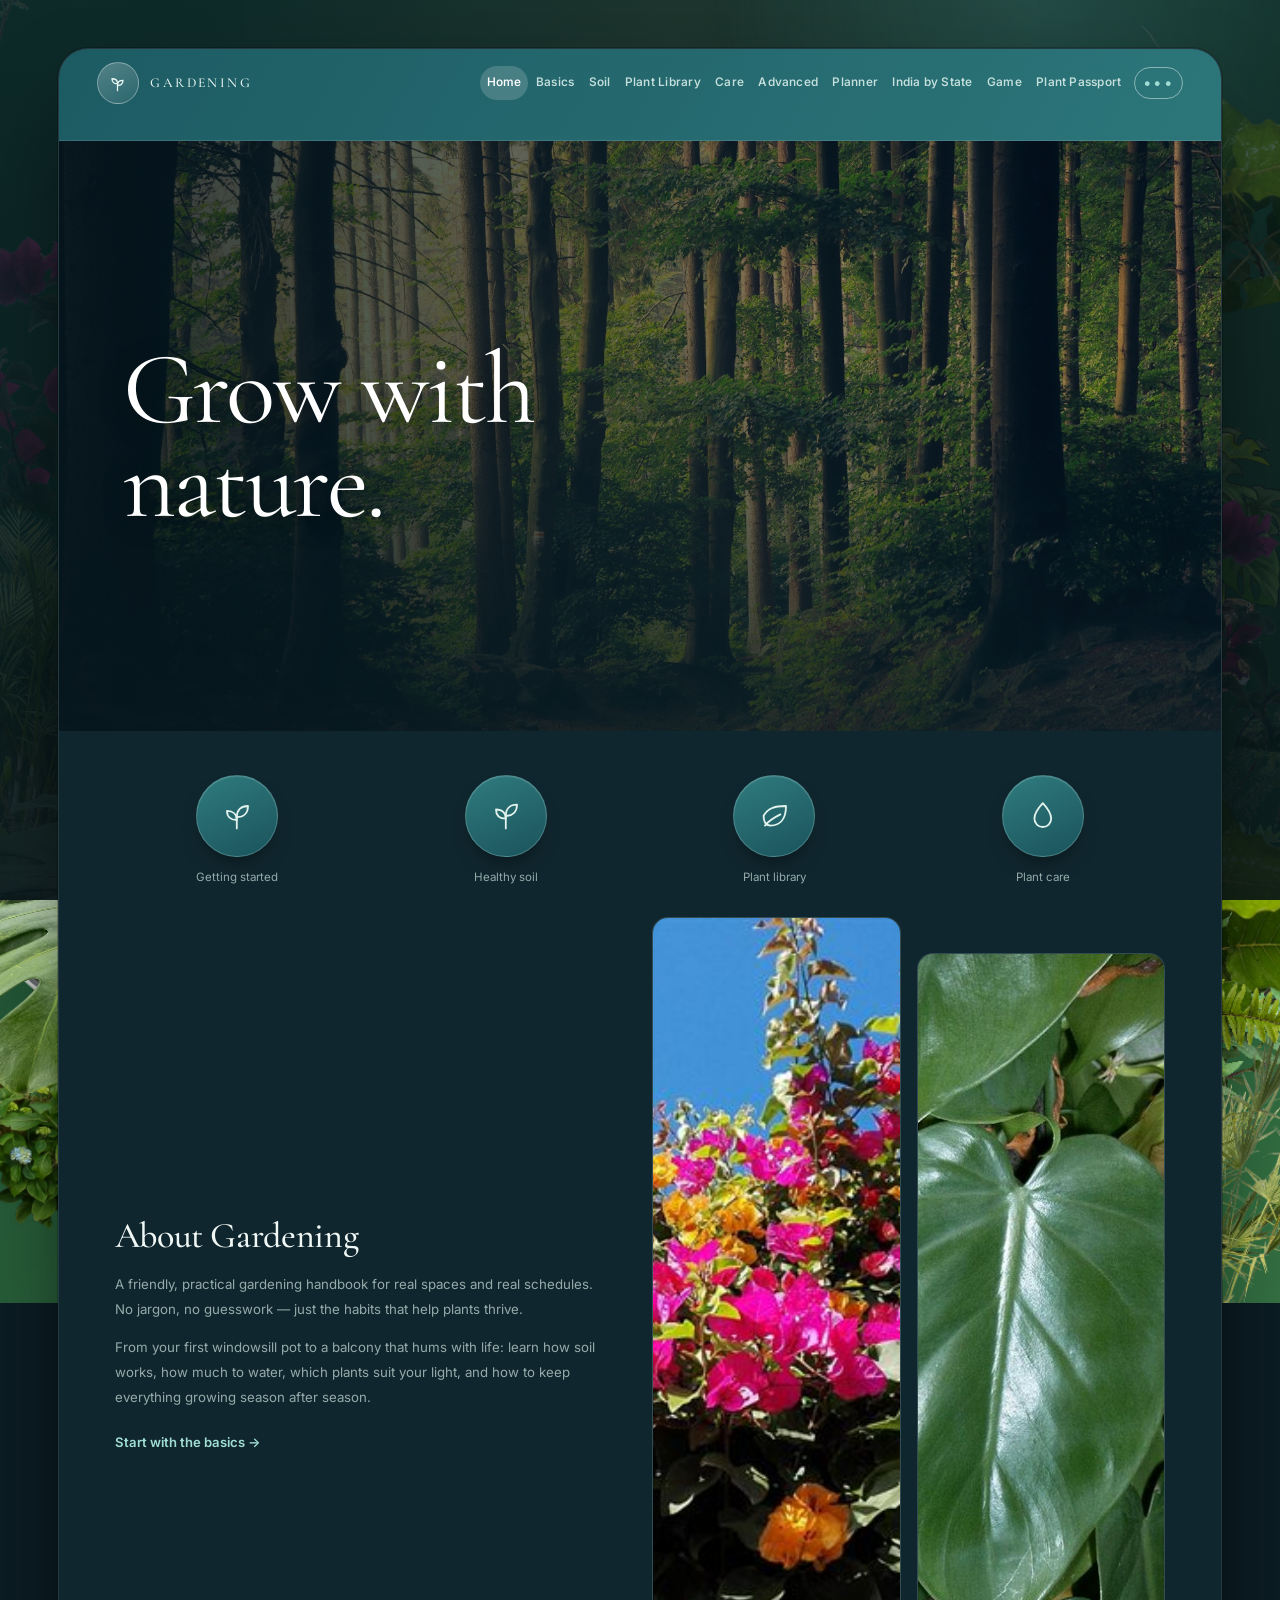
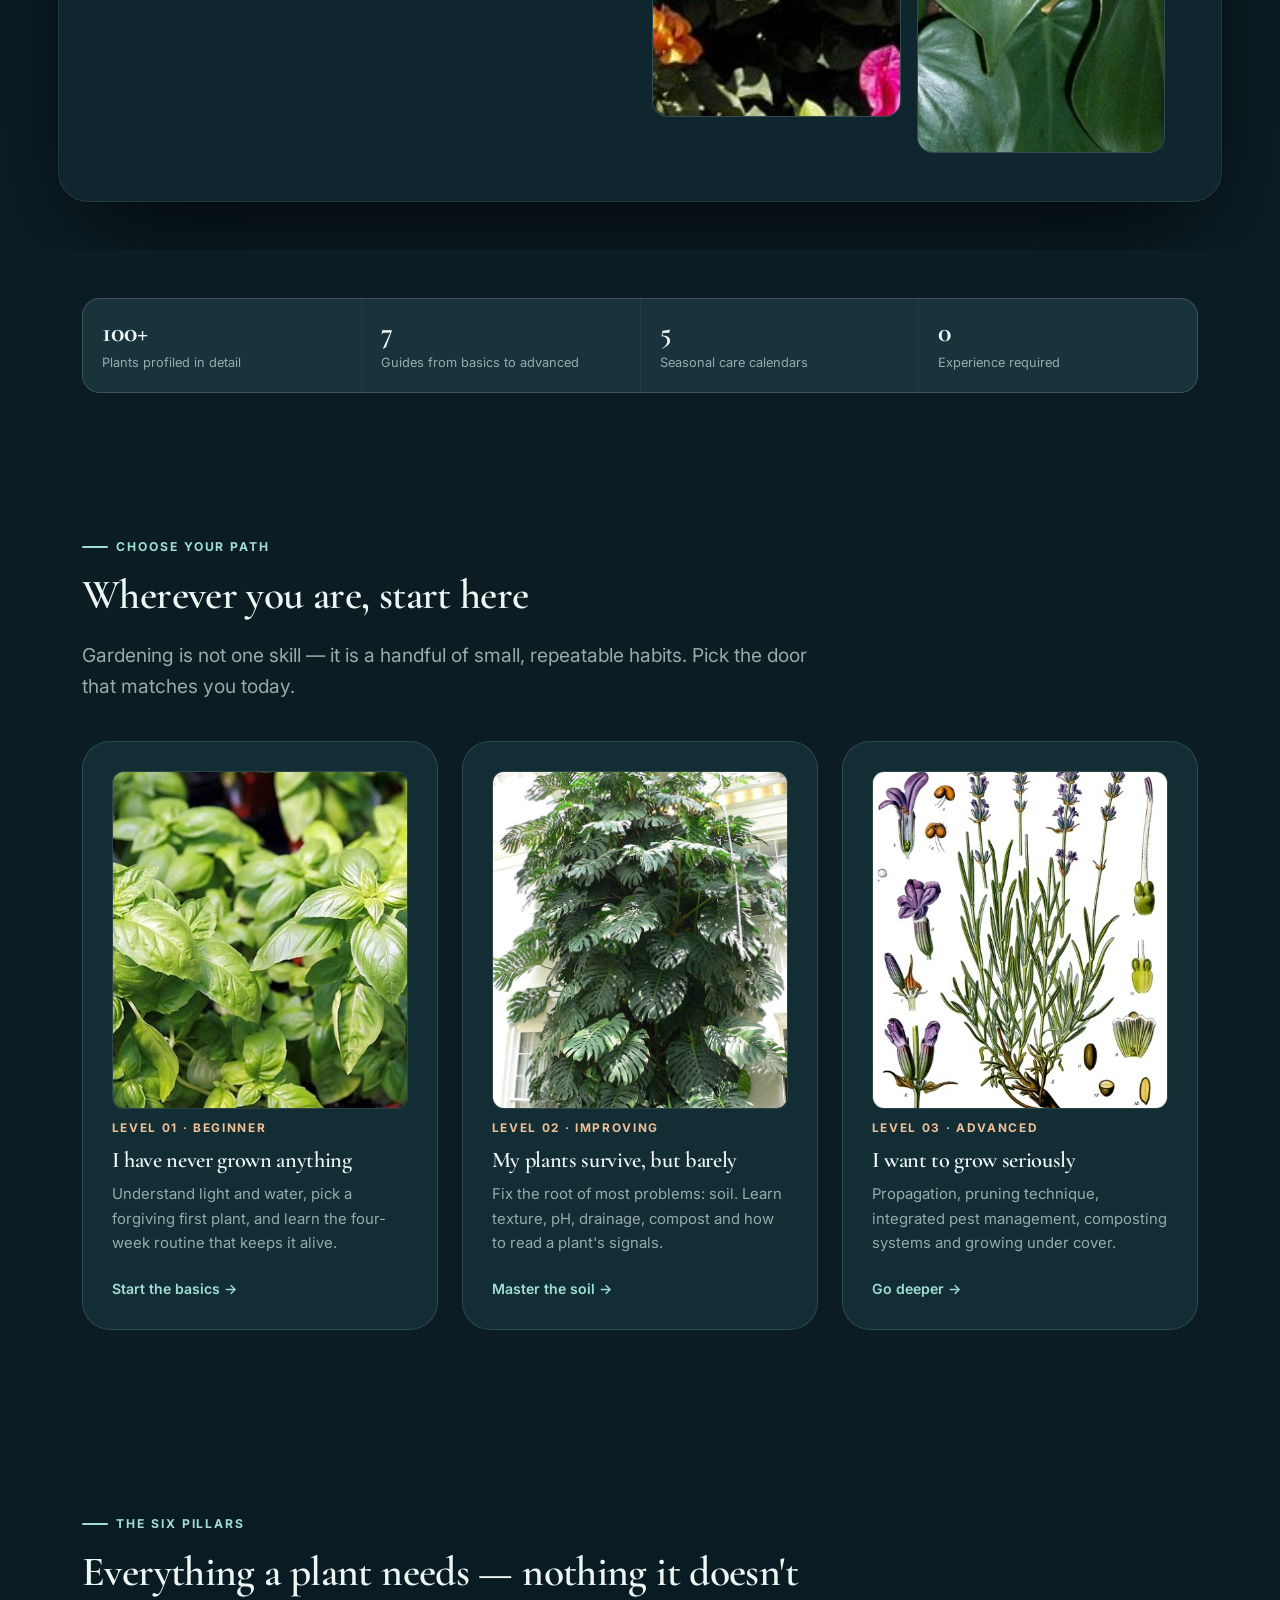
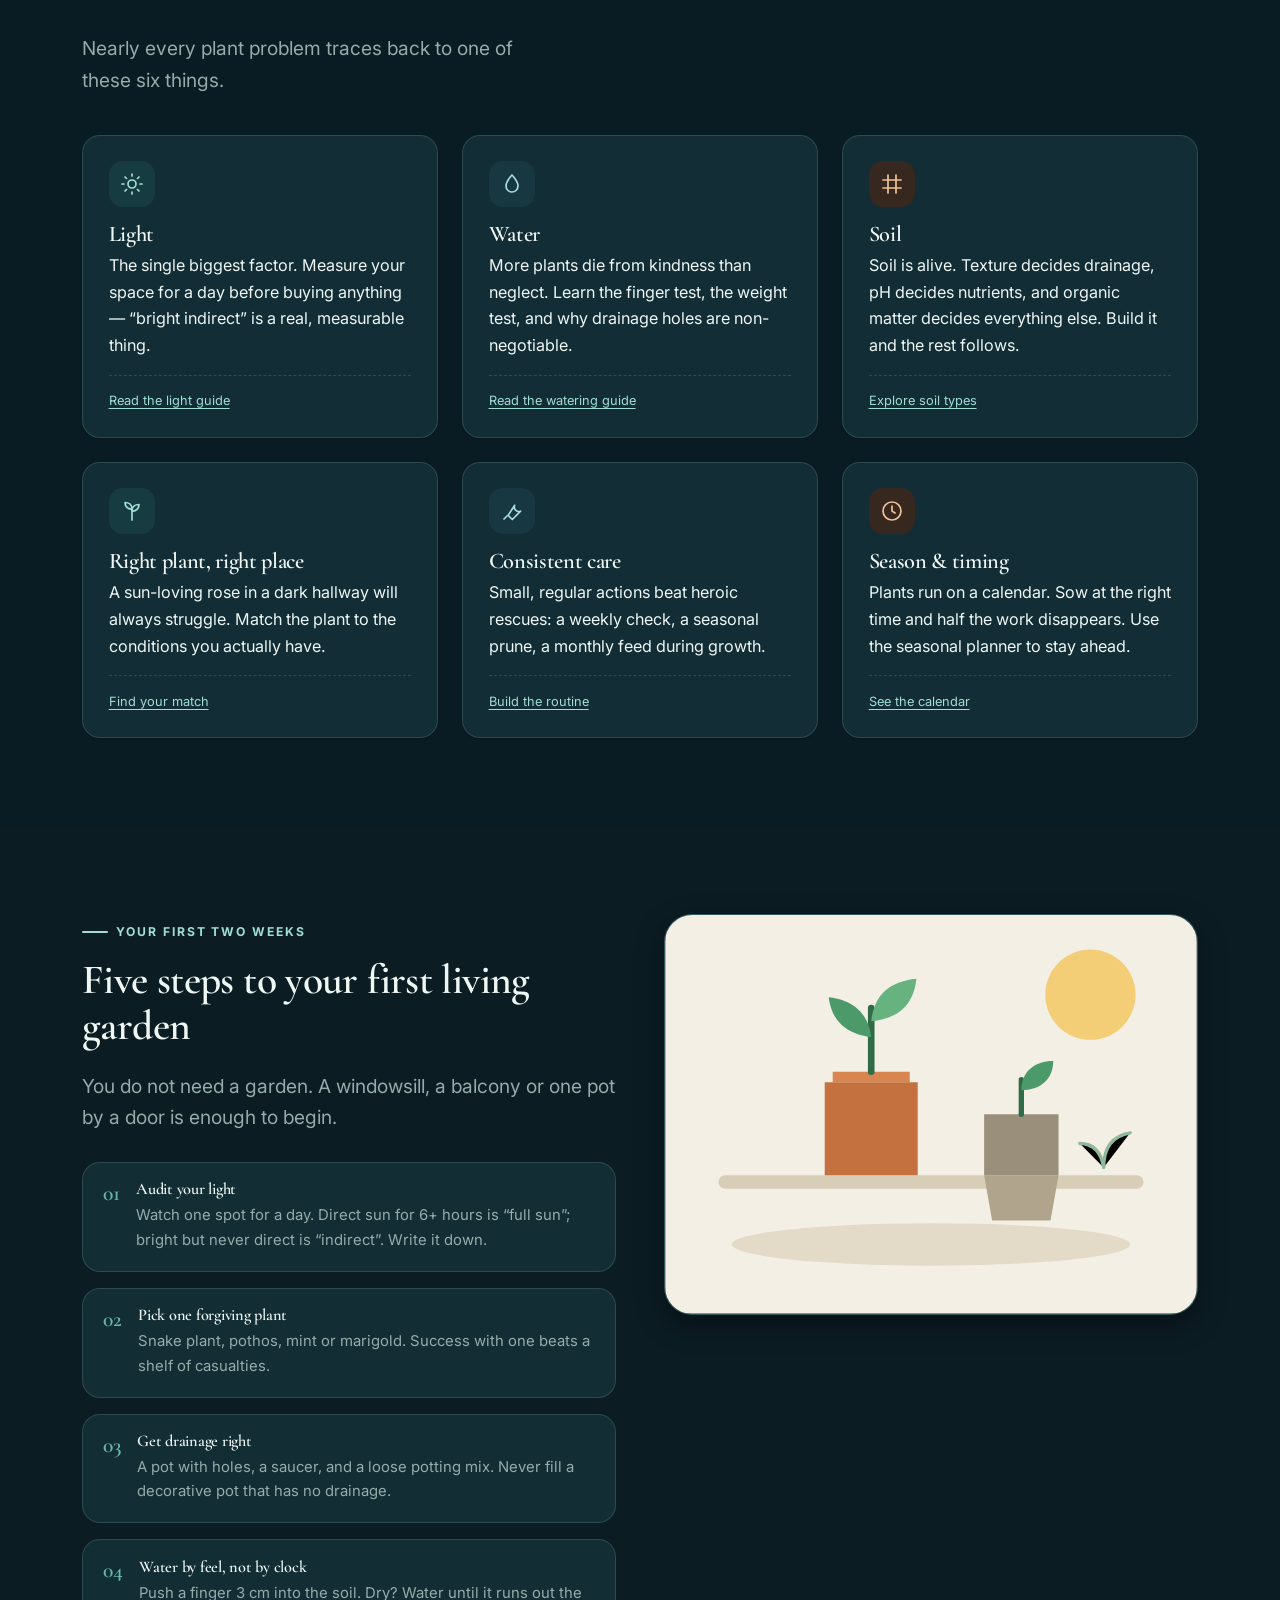
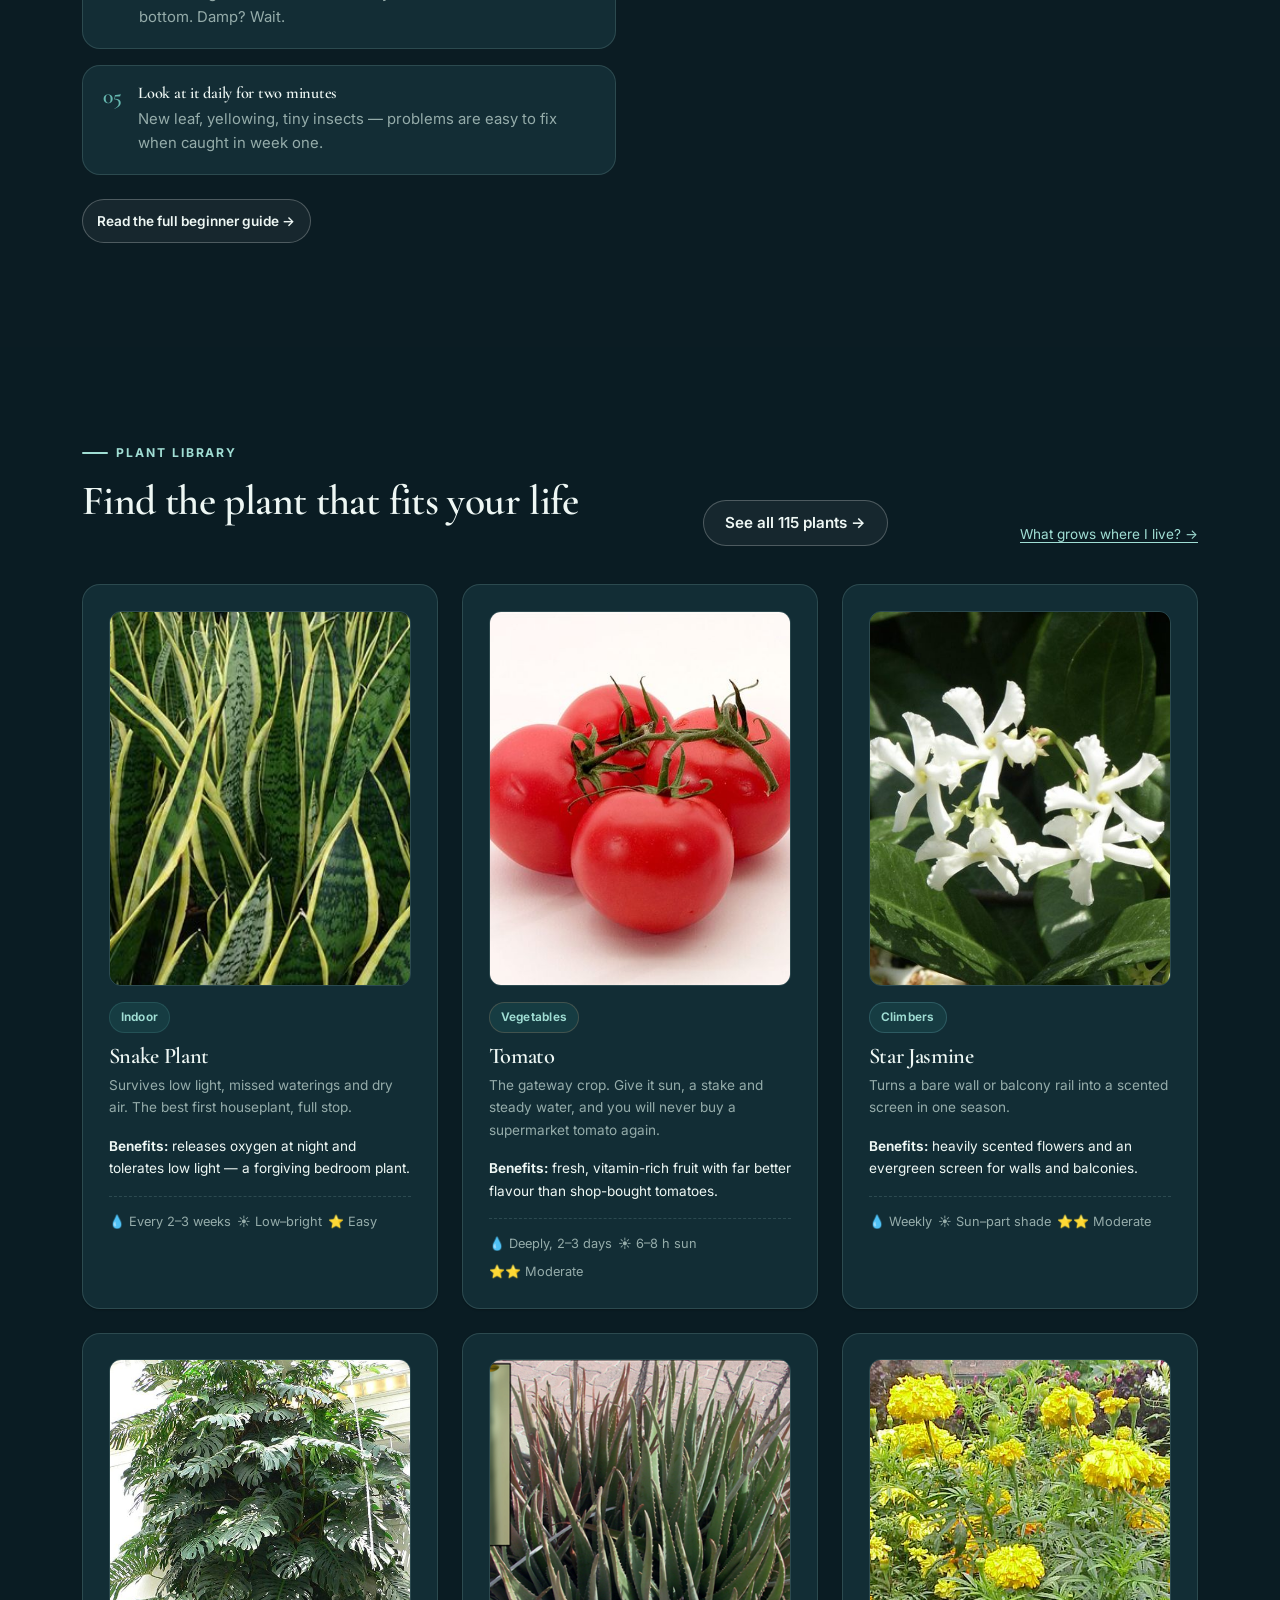
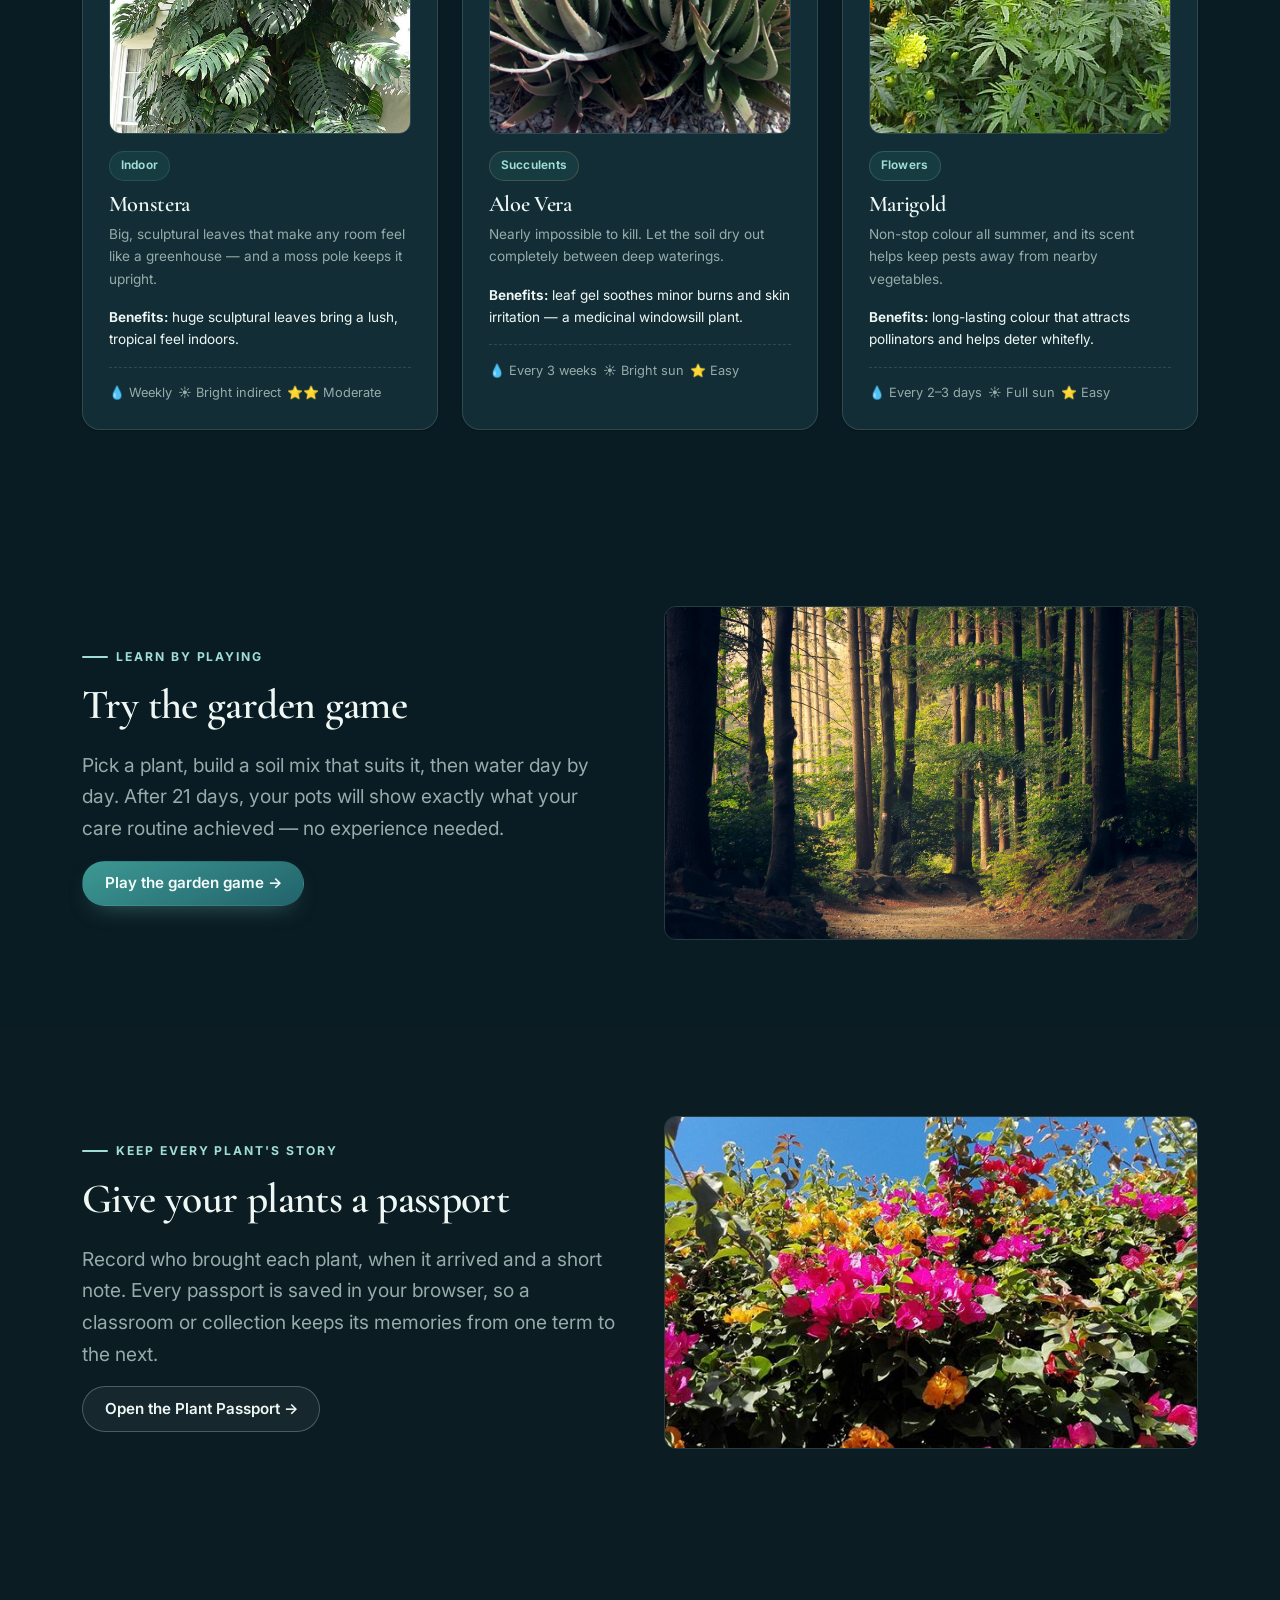
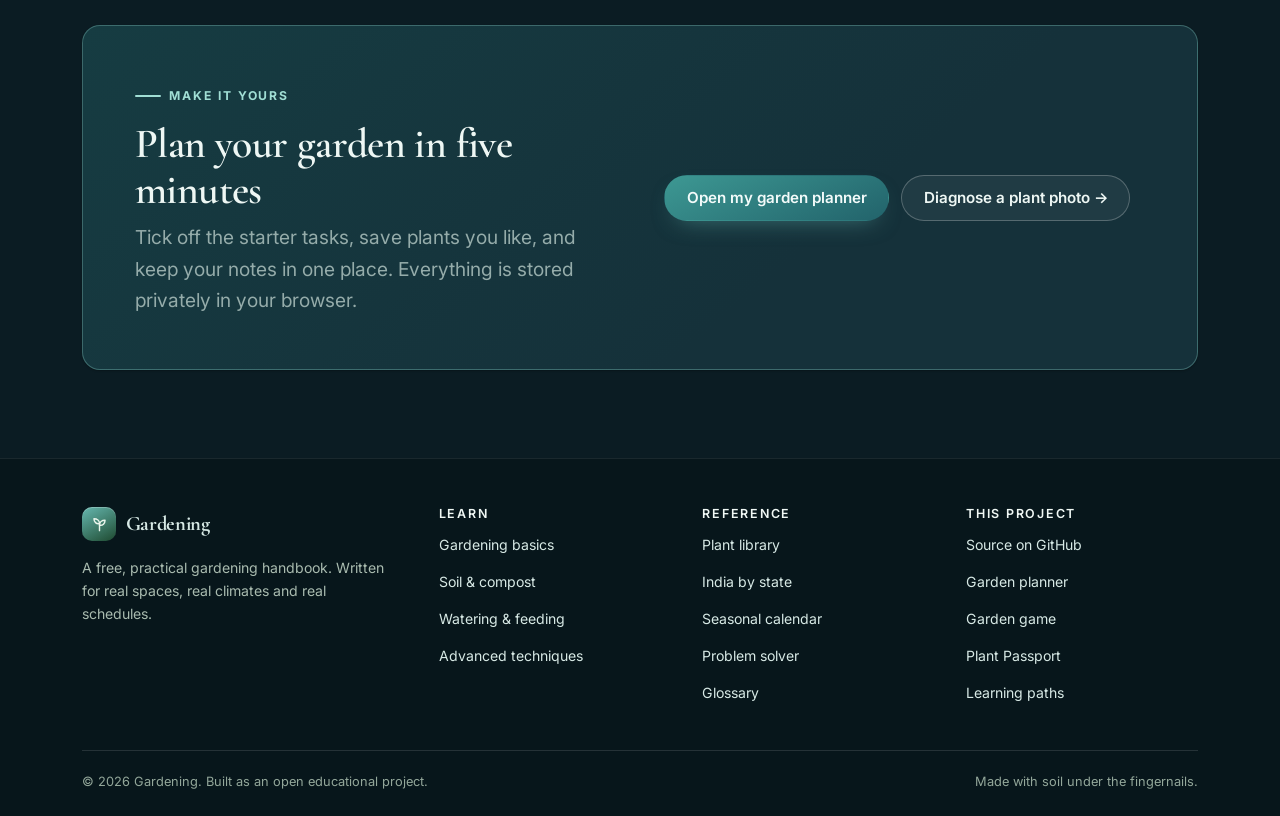
<file: index.html>
<!DOCTYPE html>
<html lang="en" data-theme="light">
<head>
<meta charset="utf-8">
<meta name="viewport" content="width=device-width, initial-scale=1">
<title>Gardening — The Complete Gardening Handbook for Every Level</title>
<meta name="description" content="A friendly, in-depth guide to gardening: start your first plot, understand soil, choose the right plants for indoors, outdoors, balconies and walls, and care for them season after season.">
<meta name="theme-color" content="#fbf8f1">
<meta property="og:title" content="Gardening — The Complete Gardening Handbook">
<meta property="og:description" content="From your first pot to a productive garden: soil, light, water, plant selection and care, explained simply.">
<meta property="og:type" content="website">
<link rel="preconnect" href="https://fonts.googleapis.com">
<link rel="preconnect" href="https://fonts.gstatic.com" crossorigin>
<link href="https://fonts.googleapis.com/css2?family=Cormorant+Garamond:wght@400;500;600&family=Fraunces:opsz,wght@9..144,400;9..144,600;9..144,700&family=Inter:wght@400;500;600;700&display=swap" rel="stylesheet">
<script>document.documentElement.classList.add("js");</script>
<link rel="stylesheet" href="assets/css/style.css">
<link rel="stylesheet" href="assets/css/jungle.css">
<link rel="icon" href="data:image/svg+xml,<svg xmlns='http://www.w3.org/2000/svg' viewBox='0 0 32 32'><text y='25' font-size='24'>🌱</text></svg>">
</head>
<body class="jungle-home">
<a class="skip" href="#main">Skip to content</a>

<!-- Header is placed inside the hero panel below. -->

<main id="main">

  <!-- ================= JUNGLE HERO ================= -->
  <section class="hero jungle-hero">
    <div class="wrap jungle-wrap">
      <div class="jungle-panel">

        <header class="header jungle-header" id="siteHeader">
          <div class="wrap header__inner">
            <a class="brand" href="index.html" aria-label="Gardening home">
              <span class="brand__mark" aria-hidden="true">
                <svg viewBox="0 0 24 24" width="19" height="19" fill="none" stroke="currentColor" stroke-width="1.6" stroke-linecap="round" stroke-linejoin="round">
                  <path d="M12 21v-7"/><path d="M12 14c0-4 3-6 7-6 0 4-3 7-7 6Z"/><path d="M12 12C12 8 9 6 5 6c0 4 3 7 7 6Z"/>
                </svg>
              </span>
              <span class="brand__name">Gardening</span>
            </a>

            <nav class="nav" id="siteNav" aria-label="Main navigation">
              <a href="index.html" aria-current="page">Home</a>
              <a href="basics.html">Basics</a>
              <a href="soil.html">Soil</a>
              <a href="plants.html">Plant Library</a>
              <a href="care.html">Care</a>
              <a href="advanced.html">Advanced</a>
              <a href="planner.html">Planner</a>
              <a href="india-states.html">India by State</a>
              <a href="garden-game.html">Game</a>
              <a href="plant-passport.html">Plant Passport</a>
            </nav>

            <div class="header__tools">
              <button class="icon-btn theme-toggle" type="button" aria-pressed="false" aria-label="Switch to dark theme">
                <svg class="sun" viewBox="0 0 24 24" fill="none" stroke="currentColor" stroke-width="1.8" stroke-linecap="round">
                  <circle cx="12" cy="12" r="4"/><path d="M12 2v2M12 20v2M2 12h2M20 12h2M4.9 4.9l1.4 1.4M17.7 17.7l1.4 1.4M19.1 4.9l-1.4 1.4M6.3 17.7l-1.4 1.4"/>
                </svg>
                <svg class="moon" viewBox="0 0 24 24" fill="none" stroke="currentColor" stroke-width="1.8" stroke-linecap="round" stroke-linejoin="round">
                  <path d="M21 12.8A8.5 8.5 0 1 1 11.2 3a6.6 6.6 0 0 0 9.8 9.8Z"/>
                </svg>
              </button>
              <button class="icon-btn nav-toggle" id="navToggle" type="button" aria-expanded="false" aria-controls="siteNav" aria-label="Open menu">
                <svg viewBox="0 0 24 24" fill="none" stroke="currentColor" stroke-width="2" stroke-linecap="round">
                  <path d="M4 7h16M4 12h16M4 17h16"/>
                </svg>
              </button>
              <a class="jungle-cta" href="planner.html" aria-label="Open garden planner">•••</a>
            </div>
          </div>
        </header>

        <div class="jungle-hero-media" role="img" aria-label="Sunlight falling through a lush green forest">
          <div class="jungle-hero-copy">
            <h1>Grow with<br>nature.</h1>
          </div>
        </div>

        <nav class="jungle-cats" aria-label="Explore by topic">
          <a class="jungle-cat" href="basics.html">
            <span class="jungle-cat__icon" aria-hidden="true">
              <svg viewBox="0 0 24 24" fill="none" stroke="currentColor" stroke-width="1.3" stroke-linecap="round" stroke-linejoin="round">
                <path d="M12 21v-8"/><path d="M12 13C12 8 15 5 20 5c0 5-3 8-8 8Z"/><path d="M12 15c0-4-2.6-6.5-7-6.5 0 4 2.6 6.5 7 6.5Z"/>
              </svg>
            </span>
            <span class="jungle-cat__label">Getting started</span>
          </a>
          <a class="jungle-cat" href="soil.html">
            <span class="jungle-cat__icon" aria-hidden="true">
              <svg viewBox="0 0 24 24" fill="none" stroke="currentColor" stroke-width="1.3" stroke-linecap="round" stroke-linejoin="round">
                <path d="M12 21v-9"/><path d="M12 12c0-5 3-8 8-8 0 5-3 8-8 8Z"/><path d="M12 14c0-4-2.5-6.5-7-6.5 0 4 2.5 6.5 7 6.5Z"/>
              </svg>
            </span>
            <span class="jungle-cat__label">Healthy soil</span>
          </a>
          <a class="jungle-cat" href="plants.html">
            <span class="jungle-cat__icon" aria-hidden="true">
              <svg viewBox="0 0 24 24" fill="none" stroke="currentColor" stroke-width="1.3" stroke-linecap="round" stroke-linejoin="round">
                <path d="M4 12c3-5 7-7 16-7 0 9-4 14-11 14-3 0-5-2-5-7Z"/><path d="M5 19c3-4 7-6 11-8"/>
              </svg>
            </span>
            <span class="jungle-cat__label">Plant library</span>
          </a>
          <a class="jungle-cat" href="care.html">
            <span class="jungle-cat__icon" aria-hidden="true">
              <svg viewBox="0 0 24 24" fill="none" stroke="currentColor" stroke-width="1.3" stroke-linecap="round" stroke-linejoin="round">
                <path d="M12 3s6 6.5 6 11a6 6 0 0 1-12 0c0-4.5 6-11 6-11Z"/>
              </svg>
            </span>
            <span class="jungle-cat__label">Plant care</span>
          </a>
        </nav>

        <section class="jungle-about" aria-labelledby="jungleAboutTitle">
          <div class="jungle-about__text">
            <h2 id="jungleAboutTitle">About Gardening</h2>
            <p>A friendly, practical gardening handbook for real spaces and real schedules. No jargon, no guesswork — just the habits that help plants thrive.</p>
            <p>From your first windowsill pot to a balcony that hums with life: learn how soil works, how much to water, which plants suit your light, and how to keep everything growing season after season.</p>
            <a class="jungle-about__link" href="basics.html">Start with the basics →</a>
          </div>
          <div class="jungle-about__photos">
            <img src="assets/images/bougainvillea.jpg" alt="Pink bougainvillea flowers in bloom" loading="lazy" width="600" height="800">
            <img src="assets/images/philodendron.jpg" alt="A philodendron with broad glossy leaves" loading="lazy" width="600" height="800">
          </div>
        </section>

      </div>
    </div>
  </section>

  <!-- ================= STATS ================= -->
  <section class="section--tight">
    <div class="wrap">
      <div class="stats reveal">
        <div><b>100+</b><span>Plants profiled in detail</span></div>
        <div><b>7</b><span>Guides from basics to advanced</span></div>
        <div><b>5</b><span>Seasonal care calendars</span></div>
        <div><b>0</b><span>Experience required</span></div>
      </div>
    </div>
  </section>

  <!-- ================= PATHS ================= -->
  <section class="section" id="paths">
    <div class="wrap">
      <div class="section-head">
        <span class="eyebrow">Choose your path</span>
        <h2>Wherever you are, start here</h2>
        <p class="lede">Gardening is not one skill — it is a handful of small, repeatable habits.
          Pick the door that matches you today.</p>
      </div>

      <div class="grid grid--3">
        <a class="path reveal" href="basics.html">
          <img class="path__photo" src="assets/images/basil.jpg" alt="Fresh basil growing in a pot" loading="lazy" width="600" height="338">
          <span class="path__level">Level 01 · Beginner</span>
          <h3>I have never grown anything</h3>
          <p>Understand light and water, pick a forgiving first plant, and learn the four-week routine that keeps it alive.</p>
          <span class="path__link">Start the basics →</span>
        </a>

        <a class="path reveal" href="soil.html">
          <img class="path__photo" src="assets/images/monstera.jpg" alt="A healthy Monstera with split leaves" loading="lazy" width="600" height="338">
          <span class="path__level">Level 02 · Improving</span>
          <h3>My plants survive, but barely</h3>
          <p>Fix the root of most problems: soil. Learn texture, pH, drainage, compost and how to read a plant's signals.</p>
          <span class="path__link">Master the soil →</span>
        </a>

        <a class="path reveal" href="advanced.html">
          <img class="path__photo" src="assets/images/lavender.jpg" alt="Lavender in bloom" loading="lazy" width="600" height="338">
          <span class="path__level">Level 03 · Advanced</span>
          <h3>I want to grow seriously</h3>
          <p>Propagation, pruning technique, integrated pest management, composting systems and growing under cover.</p>
          <span class="path__link">Go deeper →</span>
        </a>
      </div>
    </div>
  </section>

  <!-- ================= PILLARS ================= -->
  <section class="section section--tint">
    <div class="wrap">
      <div class="section-head section-head--row">
        <div>
          <span class="eyebrow">The six pillars</span>
          <h2>Everything a plant needs — nothing it doesn't</h2>
        </div>
        <p class="lede" style="max-width:38ch">Nearly every plant problem traces back to one of these six things.</p>
      </div>

      <div class="grid grid--3">
        <article class="card card--hover reveal">
          <div class="card__icon">
            <svg viewBox="0 0 24 24" fill="none" stroke="currentColor" stroke-width="1.7" stroke-linecap="round"><circle cx="12" cy="12" r="4"/><path d="M12 2v2M12 20v2M2 12h2M20 12h2M5 5l1.5 1.5M17.5 17.5 19 19M19 5l-1.5 1.5M6.5 17.5 5 19"/></svg>
          </div>
          <h3>Light</h3>
          <p>The single biggest factor. Measure your space for a day before buying anything — “bright indirect” is a real, measurable thing.</p>
          <div class="card__meta"><a href="basics.html#light">Read the light guide</a></div>
        </article>

        <article class="card card--hover reveal">
          <div class="card__icon card__icon--sky">
            <svg viewBox="0 0 24 24" fill="none" stroke="currentColor" stroke-width="1.7" stroke-linecap="round" stroke-linejoin="round"><path d="M12 3s6 6.5 6 11a6 6 0 0 1-12 0c0-4.5 6-11 6-11Z"/></svg>
          </div>
          <h3>Water</h3>
          <p>More plants die from kindness than neglect. Learn the finger test, the weight test, and why drainage holes are non-negotiable.</p>
          <div class="card__meta"><a href="care.html#water">Read the watering guide</a></div>
        </article>

        <article class="card card--hover reveal">
          <div class="card__icon card__icon--accent">
            <svg viewBox="0 0 24 24" fill="none" stroke="currentColor" stroke-width="1.7" stroke-linecap="round" stroke-linejoin="round"><path d="M3 8h18M3 16h18M8 3v18M16 3v18"/></svg>
          </div>
          <h3>Soil</h3>
          <p>Soil is alive. Texture decides drainage, pH decides nutrients, and organic matter decides everything else. Build it and the rest follows.</p>
          <div class="card__meta"><a href="soil.html">Explore soil types</a></div>
        </article>

        <article class="card card--hover reveal">
          <div class="card__icon">
            <svg viewBox="0 0 24 24" fill="none" stroke="currentColor" stroke-width="1.7" stroke-linecap="round" stroke-linejoin="round"><path d="M12 21V9"/><path d="M12 12c0-4 3-6.5 7-6.5 0 4-3 7-7 6.5Z"/><path d="M12 10C12 6 9 3.5 5 3.5c0 4 3 7 7 6.5Z"/></svg>
          </div>
          <h3>Right plant, right place</h3>
          <p>A sun-loving rose in a dark hallway will always struggle. Match the plant to the conditions you actually have.</p>
          <div class="card__meta"><a href="plants.html">Find your match</a></div>
        </article>

        <article class="card card--hover reveal">
          <div class="card__icon card__icon--sky">
            <svg viewBox="0 0 24 24" fill="none" stroke="currentColor" stroke-width="1.7" stroke-linecap="round" stroke-linejoin="round"><path d="M14.7 6.3a4.5 4.5 0 0 0 5.9 5.9l-8.3 8.3-4.2-4.2Z"/><path d="M4 20l3-3"/></svg>
          </div>
          <h3>Consistent care</h3>
          <p>Small, regular actions beat heroic rescues: a weekly check, a seasonal prune, a monthly feed during growth.</p>
          <div class="card__meta"><a href="care.html">Build the routine</a></div>
        </article>

        <article class="card card--hover reveal">
          <div class="card__icon card__icon--accent">
            <svg viewBox="0 0 24 24" fill="none" stroke="currentColor" stroke-width="1.7" stroke-linecap="round" stroke-linejoin="round"><circle cx="12" cy="12" r="9"/><path d="M12 7v5l3 2"/></svg>
          </div>
          <h3>Season &amp; timing</h3>
          <p>Plants run on a calendar. Sow at the right time and half the work disappears. Use the seasonal planner to stay ahead.</p>
          <div class="card__meta"><a href="care.html#calendar">See the calendar</a></div>
        </article>
      </div>
    </div>
  </section>

  <!-- ================= QUICK START ================= -->
  <section class="section">
    <div class="wrap">
      <div class="split">
        <div>
          <span class="eyebrow">Your first two weeks</span>
          <h2>Five steps to your first living garden</h2>
          <p class="lede">You do not need a garden. A windowsill, a balcony or one pot by a door is enough to begin.</p>

          <div class="steps" style="margin-top:1.75rem">
            <div class="step reveal">
              <div>
                <h3>Audit your light</h3>
                <p>Watch one spot for a day. Direct sun for 6+ hours is “full sun”; bright but never direct is “indirect”. Write it down.</p>
              </div>
            </div>
            <div class="step reveal">
              <div>
                <h3>Pick one forgiving plant</h3>
                <p>Snake plant, pothos, mint or marigold. Success with one beats a shelf of casualties.</p>
              </div>
            </div>
            <div class="step reveal">
              <div>
                <h3>Get drainage right</h3>
                <p>A pot with holes, a saucer, and a loose potting mix. Never fill a decorative pot that has no drainage.</p>
              </div>
            </div>
            <div class="step reveal">
              <div>
                <h3>Water by feel, not by clock</h3>
                <p>Push a finger 3 cm into the soil. Dry? Water until it runs out the bottom. Damp? Wait.</p>
              </div>
            </div>
            <div class="step reveal">
              <div>
                <h3>Look at it daily for two minutes</h3>
                <p>New leaf, yellowing, tiny insects — problems are easy to fix when caught in week one.</p>
              </div>
            </div>
          </div>

          <p style="margin-top:1.5rem"><a class="btn btn--ghost btn--sm" href="basics.html">Read the full beginner guide →</a></p>
        </div>

        <div class="feature__media reveal" aria-hidden="true">
          <svg viewBox="0 0 400 300" role="presentation">
            <rect width="400" height="300" fill="#f3efe4"/>
            <circle cx="320" cy="60" r="34" fill="#f4cd77"/>
            <rect x="40" y="196" width="320" height="10" rx="5" fill="#d8cdb6"/>
            <path d="M120 196v-70h70v70Z" fill="#c4713f"/>
            <path d="M126 126h58v-8h-58Z" fill="#d9854f"/>
            <path d="M155 118V70" stroke="#2f6b46" stroke-width="5" stroke-linecap="round"/>
            <path d="M155 92c-2-18-14-28-32-30 2 18 14 28 32 30Z" fill="#4c9a6a"/>
            <path d="M155 80c2-20 14-30 34-32-2 20-14 30-34 32Z" fill="#67b37f"/>
            <path d="M240 196v-46h56v46Z" fill="#9a8f7a"/>
            <path d="M268 150v-26" stroke="#2f6b46" stroke-width="4" stroke-linecap="round"/>
            <path d="M268 132c0-14 10-22 24-22 0 14-10 22-24 22Z" fill="#4c9a6a"/>
            <path d="M240 196h56l-6 34h-44Z" fill="#b0a48c"/>
            <ellipse cx="200" cy="248" rx="150" ry="16" fill="#e3dbc8"/>
            <g stroke="#8fb99a" stroke-width="2.5" stroke-linecap="round">
              <path d="M330 190c0-16 8-24 20-26"/><path d="M330 190c-2-12-8-18-18-18"/>
            </g>
          </svg>
        </div>
      </div>
    </div>
  </section>

  <!-- ================= PLANT PREVIEW ================= -->
  <section class="section section--tint">
    <div class="wrap">
      <div class="section-head section-head--row">
        <div>
          <span class="eyebrow">Plant library</span>
          <h2>Find the plant that fits your life</h2>
        </div>
        <a class="btn btn--ghost" href="plants.html">See all 115 plants →</a>
        <a class="small" href="care.html#localPlants" style="margin-left:.5rem">What grows where I live? →</a>
      </div>

      <div class="grid grid--3">
        <article class="card reveal">
          <img class="card__photo" src="assets/images/snake-plant.jpg" alt="Snake Plant (Dracaena trifasciata)" loading="lazy" width="600" height="375">
          <span class="pill">Indoor</span>
          <h3 style="margin-top:.7rem">Snake Plant</h3>
          <p class="small muted">Survives low light, missed waterings and dry air. The best first houseplant, full stop.</p>
          <p class="small"><strong>Benefits:</strong> releases oxygen at night and tolerates low light — a forgiving bedroom plant.</p>
          <div class="card__meta"><span>💧 Every 2–3 weeks</span><span>☀️ Low–bright</span><span>⭐ Easy</span></div>
        </article>
        <article class="card reveal">
          <img class="card__photo" src="assets/images/tomato.jpg" alt="Ripe tomatoes growing on the vine" loading="lazy" width="600" height="375">
          <span class="pill pill--accent">Vegetables</span>
          <h3 style="margin-top:.7rem">Tomato</h3>
          <p class="small muted">The gateway crop. Give it sun, a stake and steady water, and you will never buy a supermarket tomato again.</p>
          <p class="small"><strong>Benefits:</strong> fresh, vitamin-rich fruit with far better flavour than shop-bought tomatoes.</p>
          <div class="card__meta"><span>💧 Deeply, 2–3 days</span><span>☀️ 6–8 h sun</span><span>⭐⭐ Moderate</span></div>
        </article>
        <article class="card reveal">
          <img class="card__photo" src="assets/images/star-jasmine.jpg" alt="Star Jasmine flowers (Trachelospermum jasminoides)" loading="lazy" width="600" height="375">
          <span class="pill pill--sky">Climbers</span>
          <h3 style="margin-top:.7rem">Star Jasmine</h3>
          <p class="small muted">Turns a bare wall or balcony rail into a scented screen in one season.</p>
          <p class="small"><strong>Benefits:</strong> heavily scented flowers and an evergreen screen for walls and balconies.</p>
          <div class="card__meta"><span>💧 Weekly</span><span>☀️ Sun–part shade</span><span>⭐⭐ Moderate</span></div>
        </article>
        <article class="card reveal">
          <img class="card__photo" src="assets/images/monstera.jpg" alt="Monstera deliciosa with its distinctive split leaves" loading="lazy" width="600" height="375">
          <span class="pill">Indoor</span>
          <h3 style="margin-top:.7rem">Monstera</h3>
          <p class="small muted">Big, sculptural leaves that make any room feel like a greenhouse — and a moss pole keeps it upright.</p>
          <p class="small"><strong>Benefits:</strong> huge sculptural leaves bring a lush, tropical feel indoors.</p>
          <div class="card__meta"><span>💧 Weekly</span><span>☀️ Bright indirect</span><span>⭐⭐ Moderate</span></div>
        </article>
        <article class="card reveal">
          <img class="card__photo" src="assets/images/aloe-vera.png" alt="Aloe Vera plant with upright serrated leaves" loading="lazy" width="600" height="375">
          <span class="pill pill--accent">Succulents</span>
          <h3 style="margin-top:.7rem">Aloe Vera</h3>
          <p class="small muted">Nearly impossible to kill. Let the soil dry out completely between deep waterings.</p>
          <p class="small"><strong>Benefits:</strong> leaf gel soothes minor burns and skin irritation — a medicinal windowsill plant.</p>
          <div class="card__meta"><span>💧 Every 3 weeks</span><span>☀️ Bright sun</span><span>⭐ Easy</span></div>
        </article>
        <article class="card reveal">
          <img class="card__photo" src="assets/images/marigold.jpg" alt="Bright orange marigold flowers in bloom" loading="lazy" width="600" height="375">
          <span class="pill pill--sky">Flowers</span>
          <h3 style="margin-top:.7rem">Marigold</h3>
          <p class="small muted">Non-stop colour all summer, and its scent helps keep pests away from nearby vegetables.</p>
          <p class="small"><strong>Benefits:</strong> long-lasting colour that attracts pollinators and helps deter whitefly.</p>
          <div class="card__meta"><span>💧 Every 2–3 days</span><span>☀️ Full sun</span><span>⭐ Easy</span></div>
        </article>
      </div>
    </div>
  </section>

  <!-- ================= GAME ================= -->
  <section class="section section--tint">
    <div class="wrap split" style="align-items:center">
      <div>
        <span class="eyebrow">Learn by playing</span>
        <h2>Try the garden game</h2>
        <p class="lede">Pick a plant, build a soil mix that suits it, then water day by day. After 21 days,
          your pots will show exactly what your care routine achieved — no experience needed.</p>
        <a class="btn btn--primary" href="garden-game.html">Play the garden game →</a>
      </div>
      <div>
        <img class="card__photo" src="assets/images/jungle-hero.jpg" alt="A lush green forest floor" loading="lazy" style="margin:0">
      </div>
    </div>
  </section>

  <!-- ================= PLANT PASSPORT ================= -->
  <section class="section">
    <div class="wrap split" style="align-items:center">
      <div>
        <span class="eyebrow">Keep every plant's story</span>
        <h2>Give your plants a passport</h2>
        <p class="lede">Record who brought each plant, when it arrived and a short note. Every passport is saved in
          your browser, so a classroom or collection keeps its memories from one term to the next.</p>
        <a class="btn btn--ghost" href="plant-passport.html">Open the Plant Passport →</a>
      </div>
      <div>
        <img class="card__photo" src="assets/images/bougainvillea.jpg" alt="Bougainvillea in bloom" loading="lazy" style="margin:0">
      </div>
    </div>
  </section>

  <!-- ================= CTA ================= -->
  <section class="section">
    <div class="wrap">
      <div class="card reveal" style="padding:clamp(1.75rem,5vw,3.25rem);background:linear-gradient(140deg,var(--brand-soft),var(--surface) 65%);border-color:color-mix(in srgb,var(--brand) 25%,var(--line))">
        <div class="split" style="align-items:center">
          <div>
            <span class="eyebrow">Make it yours</span>
            <h2 style="margin-bottom:.5rem">Plan your garden in five minutes</h2>
            <p class="lede">Tick off the starter tasks, save plants you like, and keep your notes in one place. Everything is stored privately in your browser.</p>
          </div>
          <div style="display:flex;flex-wrap:wrap;gap:.75rem">
            <a class="btn btn--primary" href="planner.html">Open my garden planner</a>
            <a class="btn btn--ghost" href="care.html#plant-doctor">Diagnose a plant photo →</a>
          </div>
        </div>
      </div>
    </div>
  </section>

</main>

<footer class="footer">
  <div class="wrap">
    <div class="footer__grid">
      <div>
        <a class="brand" href="index.html">
          <span class="brand__mark" aria-hidden="true">
            <svg viewBox="0 0 24 24" width="19" height="19" fill="none" stroke="currentColor" stroke-width="1.8" stroke-linecap="round" stroke-linejoin="round">
              <path d="M12 21v-7"/><path d="M12 14c0-4 3-6 7-6 0 4-3 7-7 6Z"/><path d="M12 12C12 8 9 6 5 6c0 4 3 7 7 6Z"/>
            </svg>
          </span>
          <span class="brand__name">Gardening</span>
        </a>
        <p class="footer__blurb">A free, practical gardening handbook. Written for real spaces, real climates and real schedules.</p>
      </div>
      <div>
        <h3>Learn</h3>
        <ul>
          <li><a href="basics.html">Gardening basics</a></li>
          <li><a href="soil.html">Soil &amp; compost</a></li>
          <li><a href="care.html">Watering &amp; feeding</a></li>
          <li><a href="advanced.html">Advanced techniques</a></li>
        </ul>
      </div>
      <div>
        <h3>Reference</h3>
        <ul>
          <li><a href="plants.html">Plant library</a></li><li><a href="india-states.html">India by state</a></li>
          <li><a href="care.html#calendar">Seasonal calendar</a></li>
          <li><a href="care.html#troubleshooting">Problem solver</a></li>
          <li><a href="basics.html#glossary">Glossary</a></li>
        </ul>
      </div>
      <div>
        <h3>This project</h3>
        <ul>
          <li><a href="https://github.com/uday17/garden-guide">Source on GitHub</a></li>
          <li><a href="planner.html">Garden planner</a></li>
<li><a href="garden-game.html">Garden game</a></li>
<li><a href="plant-passport.html">Plant Passport</a></li>
          <li><a href="index.html#paths">Learning paths</a></li>
        </ul>
      </div>
    </div>
    <div class="footer__bottom">
      <span>© <span data-year>2026</span> Gardening. Built as an open educational project.</span>
      <span>Made with soil under the fingernails.</span>
    </div>
  </div>
</footer>

<button class="to-top" id="toTop" type="button" aria-label="Back to top">
  <svg viewBox="0 0 24 24" width="20" height="20" fill="none" stroke="currentColor" stroke-width="2" stroke-linecap="round" stroke-linejoin="round"><path d="M12 19V5M6 11l6-6 6 6"/></svg>
</button>

<script src="assets/js/app.js" defer></script>
</body>
</html>
</file>
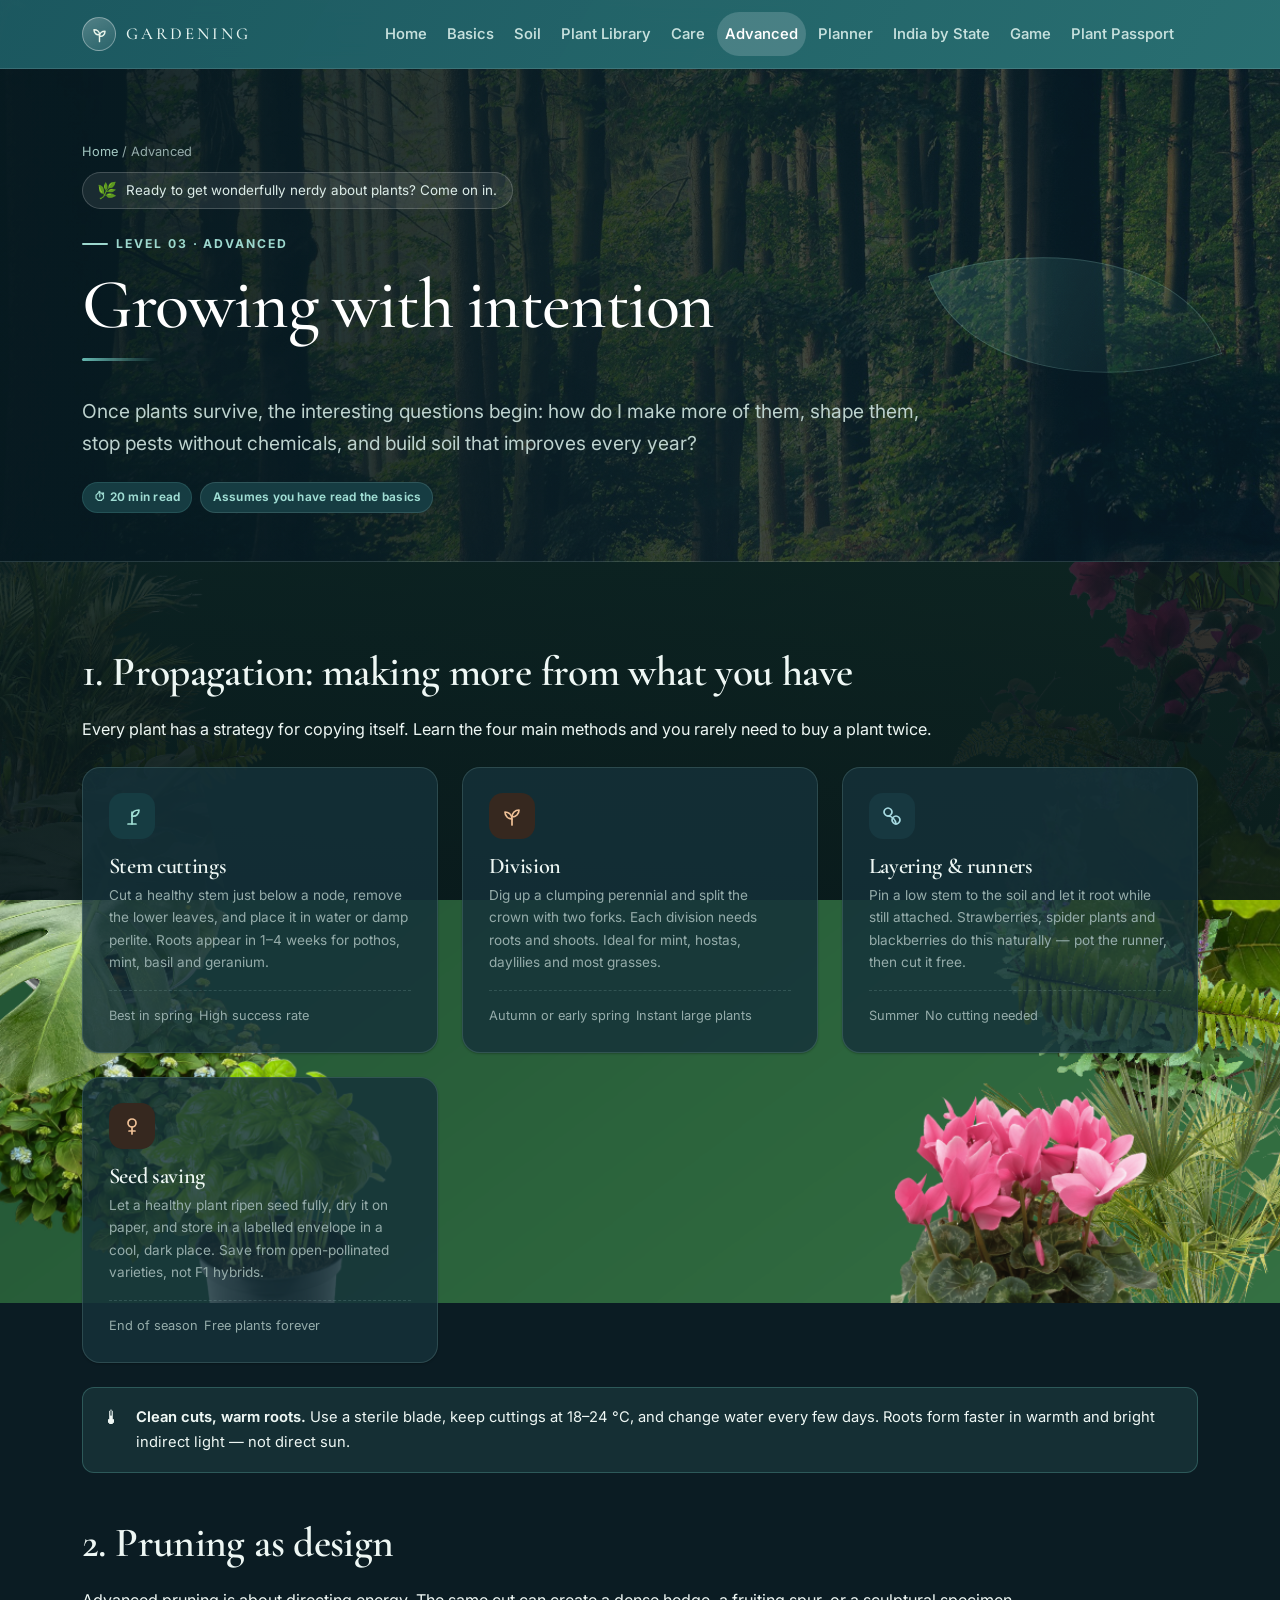
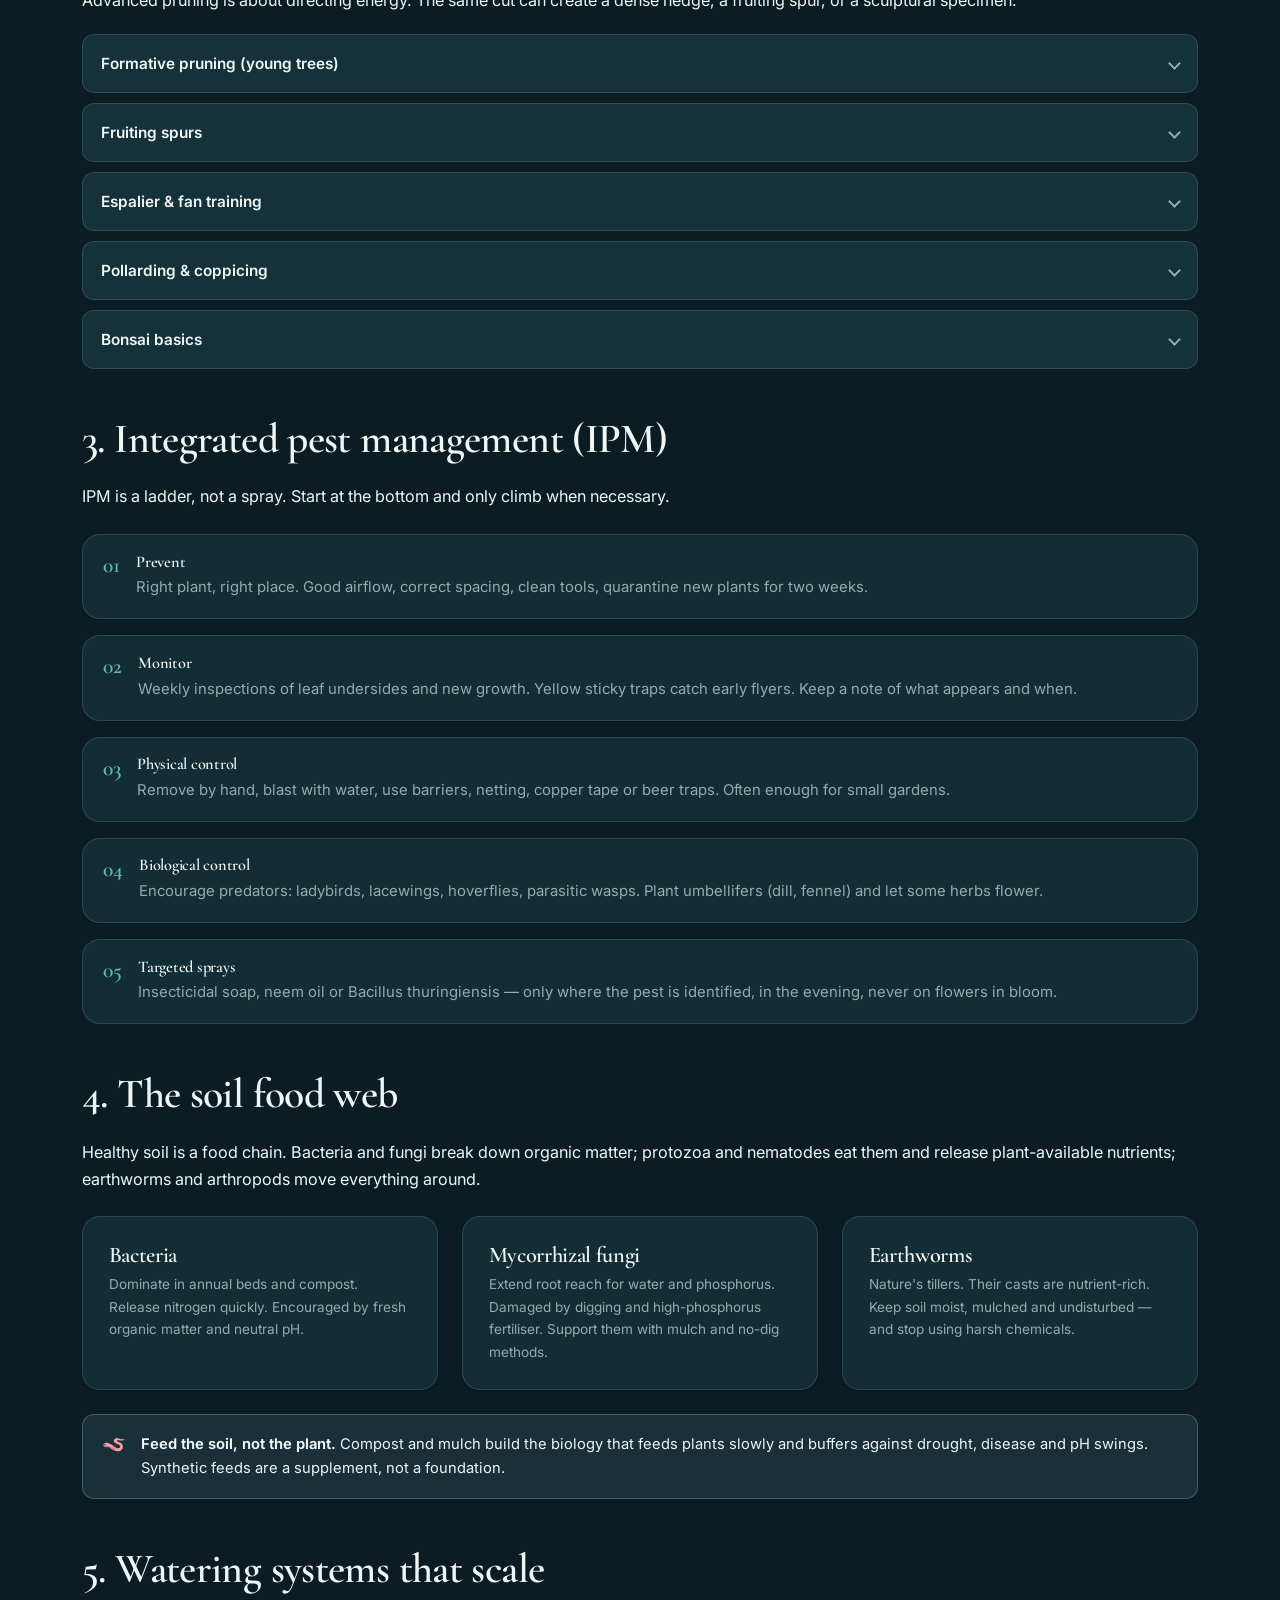
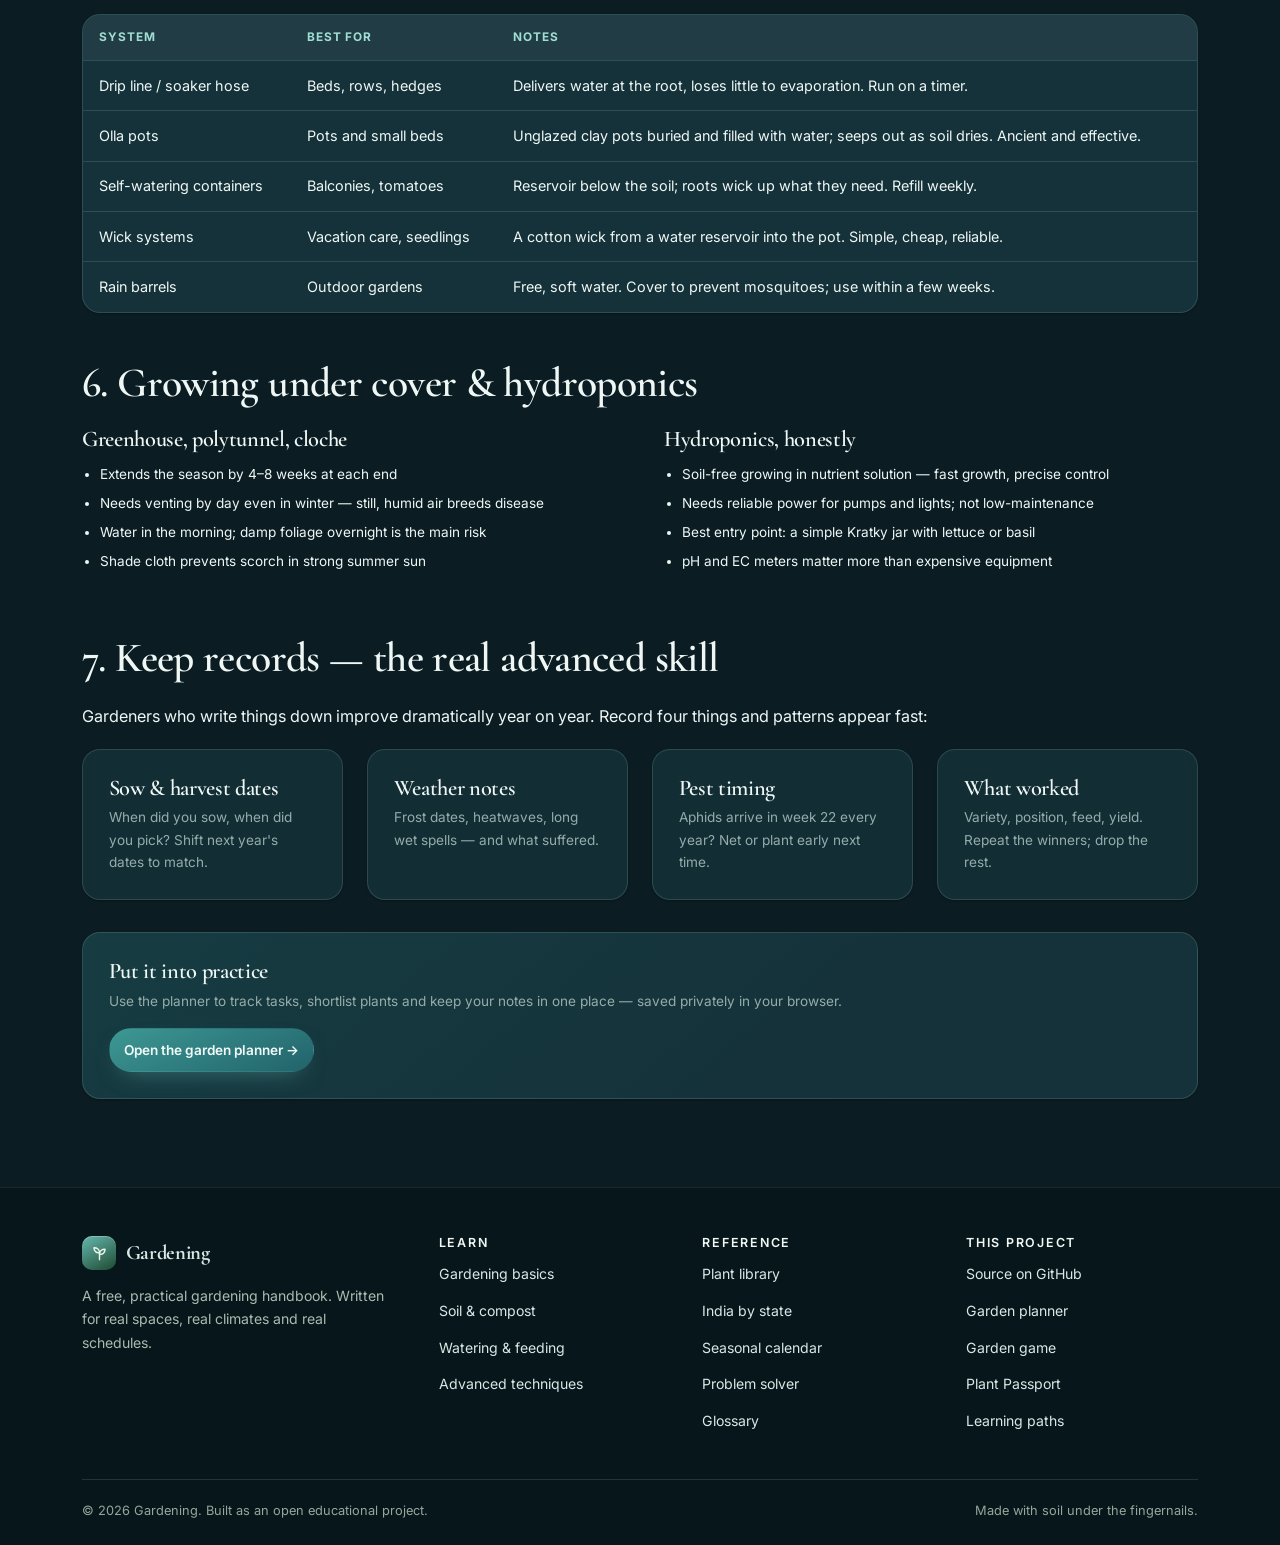
<file: advanced.html>
<!DOCTYPE html>
<html lang="en" data-theme="light">
<head>
<meta charset="utf-8">
<meta name="viewport" content="width=device-width, initial-scale=1">
<title>Advanced Gardening — Propagation, IPM, Composting &amp; More | Gardening</title>
<meta name="description" content="Go beyond the basics: plant propagation, pruning and training, integrated pest management, soil food web, hydroponics, seed saving and growing under cover.">
<meta name="theme-color" content="#fbf8f1">
<link rel="preconnect" href="https://fonts.googleapis.com">
<link rel="preconnect" href="https://fonts.gstatic.com" crossorigin>
<link href="https://fonts.googleapis.com/css2?family=Cormorant+Garamond:wght@400;500;600&family=Fraunces:opsz,wght@9..144,400;9..144,600;9..144,700&family=Inter:wght@400;500;600;700&display=swap" rel="stylesheet">
<script>document.documentElement.classList.add("js");</script>
<link rel="stylesheet" href="assets/css/style.css">
<link rel="stylesheet" href="assets/css/jungle.css">
<link rel="icon" href="data:image/svg+xml,<svg xmlns='http://www.w3.org/2000/svg' viewBox='0 0 32 32'><text y='25' font-size='24'>🌱</text></svg>">
</head>
<body class="jungle-home">
<a class="skip" href="#main">Skip to content</a>

<header class="header" id="siteHeader">
  <div class="wrap header__inner">
    <a class="brand" href="index.html" aria-label="Gardening home">
      <span class="brand__mark" aria-hidden="true"><svg viewBox="0 0 24 24" width="19" height="19" fill="none" stroke="currentColor" stroke-width="1.8" stroke-linecap="round" stroke-linejoin="round"><path d="M12 21v-7"/><path d="M12 14c0-4 3-6 7-6 0 4-3 7-7 6Z"/><path d="M12 12C12 8 9 6 5 6c0 4 3 7 7 6Z"/></svg></span>
      <span class="brand__name">Gardening</span>
    </a>
    <nav class="nav" id="siteNav" aria-label="Main navigation">
      <a href="index.html">Home</a>
      <a href="basics.html">Basics</a>
      <a href="soil.html">Soil</a>
      <a href="plants.html">Plant Library</a>
      <a href="care.html">Care</a>
      <a href="advanced.html" aria-current="page">Advanced</a>
      <a href="planner.html">Planner</a>
      <a href="india-states.html">India by State</a>
      <a href="garden-game.html">Game</a>
      <a href="plant-passport.html">Plant Passport</a>
    </nav>
    <div class="header__tools">
      <button class="icon-btn theme-toggle" type="button" aria-pressed="false" aria-label="Switch to dark theme">
        <svg class="sun" viewBox="0 0 24 24" fill="none" stroke="currentColor" stroke-width="1.8" stroke-linecap="round"><circle cx="12" cy="12" r="4"/><path d="M12 2v2M12 20v2M2 12h2M20 12h2M4.9 4.9l1.4 1.4M17.7 17.7l1.4 1.4M19.1 4.9l-1.4 1.4M6.3 17.7l-1.4 1.4"/></svg>
        <svg class="moon" viewBox="0 0 24 24" fill="none" stroke="currentColor" stroke-width="1.8" stroke-linecap="round" stroke-linejoin="round"><path d="M21 12.8A8.5 8.5 0 1 1 11.2 3a6.6 6.6 0 0 0 9.8 9.8Z"/></svg>
      </button>
      <button class="icon-btn nav-toggle" id="navToggle" type="button" aria-expanded="false" aria-controls="siteNav" aria-label="Open menu">
        <svg viewBox="0 0 24 24" fill="none" stroke="currentColor" stroke-width="2" stroke-linecap="round"><path d="M4 7h16M4 12h16M4 17h16"/></svg>
      </button>
    </div>
  </div>
</header>

<main id="main">

<section class="page-head">
  <div class="wrap">
    <p class="breadcrumb"><a href="index.html">Home</a> / Advanced</p>
    <p class="jungle-note"><span aria-hidden="true">🌿</span> Ready to get wonderfully nerdy about plants? Come on in.</p>
    <span class="eyebrow">Level 03 · Advanced</span>
    <h1>Growing with intention</h1>
    <p class="lede">Once plants survive, the interesting questions begin: how do I make more of them, shape them,
      stop pests without chemicals, and build soil that improves every year?</p>
    <div class="hero-mini">
      <span class="pill">⏱ 20 min read</span>
      <span class="pill pill--muted">Assumes you have read the basics</span>
    </div>
  </div>
</section>

<section class="section">
  <div class="wrap">

    <h2 id="propagation">1. Propagation: making more from what you have</h2>
    <p>Every plant has a strategy for copying itself. Learn the four main methods and you rarely need to buy a plant twice.</p>

    <div class="grid grid--2" style="margin-block:1.5rem">
      <article class="card card--hover">
        <div class="card__icon"><svg viewBox="0 0 24 24" fill="none" stroke="currentColor" stroke-width="1.7" stroke-linecap="round" stroke-linejoin="round"><path d="M12 20V8"/><path d="M12 12c0-4 3-6 7-6 0 4-3 7-7 6Z"/><path d="M8 20h8"/></svg></div>
        <h3>Stem cuttings</h3>
        <p class="small muted">Cut a healthy stem just below a node, remove the lower leaves, and place it in water or
          damp perlite. Roots appear in 1–4 weeks for pothos, mint, basil and geranium.</p>
        <div class="card__meta"><span>Best in spring</span><span>High success rate</span></div>
      </article>

      <article class="card card--hover">
        <div class="card__icon card__icon--accent"><svg viewBox="0 0 24 24" fill="none" stroke="currentColor" stroke-width="1.7" stroke-linecap="round" stroke-linejoin="round"><path d="M12 21v-6"/><path d="M12 15C8 15 5 12 5 8c4 0 7 3 7 7Z"/><path d="M12 13c0-4 3-7 7-7 0 4-3 7-7 7Z"/></svg></div>
        <h3>Division</h3>
        <p class="small muted">Dig up a clumping perennial and split the crown with two forks. Each division needs roots
          and shoots. Ideal for mint, hostas, daylilies and most grasses.</p>
        <div class="card__meta"><span>Autumn or early spring</span><span>Instant large plants</span></div>
      </article>

      <article class="card card--hover">
        <div class="card__icon card__icon--sky"><svg viewBox="0 0 24 24" fill="none" stroke="currentColor" stroke-width="1.7" stroke-linecap="round" stroke-linejoin="round"><path d="M4 8c0-2 2-4 4-4s4 2 4 4-2 4-4 4-4-2-4-4Z"/><path d="M12 16c0-2 2-4 4-4s4 2 4 4-2 4-4 4-4-2-4-4Z"/><path d="M8 12c4 0 8 4 8 8"/></svg></div>
        <h3>Layering &amp; runners</h3>
        <p class="small muted">Pin a low stem to the soil and let it root while still attached. Strawberries, spider plants
          and blackberries do this naturally — pot the runner, then cut it free.</p>
        <div class="card__meta"><span>Summer</span><span>No cutting needed</span></div>
      </article>

      <article class="card card--hover">
        <div class="card__icon card__icon--accent"><svg viewBox="0 0 24 24" fill="none" stroke="currentColor" stroke-width="1.7" stroke-linecap="round" stroke-linejoin="round"><circle cx="12" cy="9" r="4"/><path d="M12 13v7M9 17h6"/></svg></div>
        <h3>Seed saving</h3>
        <p class="small muted">Let a healthy plant ripen seed fully, dry it on paper, and store in a labelled envelope
          in a cool, dark place. Save from open-pollinated varieties, not F1 hybrids.</p>
        <div class="card__meta"><span>End of season</span><span>Free plants forever</span></div>
      </article>
    </div>

    <div class="callout">
      <span class="callout__icon" aria-hidden="true">🌡</span>
      <div><p><strong>Clean cuts, warm roots.</strong> Use a sterile blade, keep cuttings at 18–24 °C, and change water
        every few days. Roots form faster in warmth and bright indirect light — not direct sun.</p></div>
    </div>

    <h2 id="pruning" style="margin-top:3rem">2. Pruning as design</h2>
    <p>Advanced pruning is about directing energy. The same cut can create a dense hedge, a fruiting spur, or a
      sculptural specimen.</p>

    <div class="accordion" style="margin-top:1.25rem">
      <details class="acc"><summary>Formative pruning (young trees)</summary><div class="acc__body"><p>Choose 3–5 strong scaffold branches spaced around the trunk, remove competing leaders, and keep the centre open. Do this in the first three years and you will never need drastic corrective pruning.</p></div></details>
      <details class="acc"><summary>Fruiting spurs</summary><div class="acc__body"><p>Apples and pears fruit on short spurs. Cut long laterals back to 3–5 buds in winter to build a spur system; prune gently each year rather than hard every few years.</p></div></details>
      <details class="acc"><summary>Espalier &amp; fan training</summary><div class="acc__body"><p>Tie branches to a wire frame at 45° to slow sap flow and encourage fruiting. Best started on a young tree against a sunny wall. Prune summer for shape, winter for structure.</p></div></details>
      <details class="acc"><summary>Pollarding &amp; coppicing</summary><div class="acc__body"><p>Cut stems back hard on a cycle to produce vigorous young growth — used for willow, hazel and eucalyptus. Only for species that regenerate reliably, and never on conifers.</p></div></details>
      <details class="acc"><summary>Bonsai basics</summary><div class="acc__body"><p>Bonsai is root restriction plus repeated pruning. Use a gritty, free-draining mix, prune roots every 1–3 years, and pinch shoots through the growing season. Species matter more than technique — ficus and Chinese elm are forgiving.</p></div></details>
    </div>

    <h2 id="ipm" style="margin-top:3rem">3. Integrated pest management (IPM)</h2>
    <p>IPM is a ladder, not a spray. Start at the bottom and only climb when necessary.</p>

    <div class="steps" style="margin-top:1.5rem">
      <div class="step"><div><h3>Prevent</h3><p>Right plant, right place. Good airflow, correct spacing, clean tools, quarantine new plants for two weeks.</p></div></div>
      <div class="step"><div><h3>Monitor</h3><p>Weekly inspections of leaf undersides and new growth. Yellow sticky traps catch early flyers. Keep a note of what appears and when.</p></div></div>
      <div class="step"><div><h3>Physical control</h3><p>Remove by hand, blast with water, use barriers, netting, copper tape or beer traps. Often enough for small gardens.</p></div></div>
      <div class="step"><div><h3>Biological control</h3><p>Encourage predators: ladybirds, lacewings, hoverflies, parasitic wasps. Plant umbellifers (dill, fennel) and let some herbs flower.</p></div></div>
      <div class="step"><div><h3>Targeted sprays</h3><p>Insecticidal soap, neem oil or Bacillus thuringiensis — only where the pest is identified, in the evening, never on flowers in bloom.</p></div></div>
    </div>

    <h2 id="soilweb" style="margin-top:3rem">4. The soil food web</h2>
    <p>Healthy soil is a food chain. Bacteria and fungi break down organic matter; protozoa and nematodes eat them and
      release plant-available nutrients; earthworms and arthropods move everything around.</p>

    <div class="grid grid--3" style="margin-block:1.5rem">
      <div class="card"><h3>Bacteria</h3><p class="small muted mb-0">Dominate in annual beds and compost. Release nitrogen quickly. Encouraged by fresh organic matter and neutral pH.</p></div>
      <div class="card"><h3>Mycorrhizal fungi</h3><p class="small muted mb-0">Extend root reach for water and phosphorus. Damaged by digging and high-phosphorus fertiliser. Support them with mulch and no-dig methods.</p></div>
      <div class="card"><h3>Earthworms</h3><p class="small muted mb-0">Nature's tillers. Their casts are nutrient-rich. Keep soil moist, mulched and undisturbed — and stop using harsh chemicals.</p></div>
    </div>

    <div class="callout callout--info">
      <span class="callout__icon" aria-hidden="true">🪱</span>
      <div><p><strong>Feed the soil, not the plant.</strong> Compost and mulch build the biology that feeds plants slowly and
        buffers against drought, disease and pH swings. Synthetic feeds are a supplement, not a foundation.</p></div>
    </div>

    <h2 id="water-systems" style="margin-top:3rem">5. Watering systems that scale</h2>
    <div class="table-wrap">
      <table>
        <thead><tr><th scope="col">System</th><th scope="col">Best for</th><th scope="col">Notes</th></tr></thead>
        <tbody>
          <tr><td>Drip line / soaker hose</td><td>Beds, rows, hedges</td><td>Delivers water at the root, loses little to evaporation. Run on a timer.</td></tr>
          <tr><td>Olla pots</td><td>Pots and small beds</td><td>Unglazed clay pots buried and filled with water; seeps out as soil dries. Ancient and effective.</td></tr>
          <tr><td>Self-watering containers</td><td>Balconies, tomatoes</td><td>Reservoir below the soil; roots wick up what they need. Refill weekly.</td></tr>
          <tr><td>Wick systems</td><td>Vacation care, seedlings</td><td>A cotton wick from a water reservoir into the pot. Simple, cheap, reliable.</td></tr>
          <tr><td>Rain barrels</td><td>Outdoor gardens</td><td>Free, soft water. Cover to prevent mosquitoes; use within a few weeks.</td></tr>
        </tbody>
      </table>
    </div>

    <h2 id="cover" style="margin-top:3rem">6. Growing under cover &amp; hydroponics</h2>
    <div class="split">
      <div>
        <h3>Greenhouse, polytunnel, cloche</h3>
        <ul class="small">
          <li>Extends the season by 4–8 weeks at each end</li>
          <li>Needs venting by day even in winter — still, humid air breeds disease</li>
          <li>Water in the morning; damp foliage overnight is the main risk</li>
          <li>Shade cloth prevents scorch in strong summer sun</li>
        </ul>
      </div>
      <div>
        <h3>Hydroponics, honestly</h3>
        <ul class="small">
          <li>Soil-free growing in nutrient solution — fast growth, precise control</li>
          <li>Needs reliable power for pumps and lights; not low-maintenance</li>
          <li>Best entry point: a simple Kratky jar with lettuce or basil</li>
          <li>pH and EC meters matter more than expensive equipment</li>
        </ul>
      </div>
    </div>

    <h2 id="records" style="margin-top:3rem">7. Keep records — the real advanced skill</h2>
    <p>Gardeners who write things down improve dramatically year on year. Record four things and patterns appear fast:</p>
    <div class="grid grid--4" style="margin-block:1.25rem">
      <div class="card"><h3>Sow &amp; harvest dates</h3><p class="small muted mb-0">When did you sow, when did you pick? Shift next year's dates to match.</p></div>
      <div class="card"><h3>Weather notes</h3><p class="small muted mb-0">Frost dates, heatwaves, long wet spells — and what suffered.</p></div>
      <div class="card"><h3>Pest timing</h3><p class="small muted mb-0">Aphids arrive in week 22 every year? Net or plant early next time.</p></div>
      <div class="card"><h3>What worked</h3><p class="small muted mb-0">Variety, position, feed, yield. Repeat the winners; drop the rest.</p></div>
    </div>

    <div class="card" style="margin-top:2rem;background:linear-gradient(140deg,var(--brand-soft),var(--surface) 70%)">
      <h3 style="margin-bottom:.4rem">Put it into practice</h3>
      <p class="small muted">Use the planner to track tasks, shortlist plants and keep your notes in one place — saved privately in your browser.</p>
      <a class="btn btn--primary btn--sm" href="planner.html">Open the garden planner →</a>
    </div>

  </div>
</section>

</main>

<footer class="footer">
  <div class="wrap">
    <div class="footer__grid">
      <div>
        <a class="brand" href="index.html"><span class="brand__mark" aria-hidden="true"><svg viewBox="0 0 24 24" width="19" height="19" fill="none" stroke="currentColor" stroke-width="1.8" stroke-linecap="round" stroke-linejoin="round"><path d="M12 21v-7"/><path d="M12 14c0-4 3-6 7-6 0 4-3 7-7 6Z"/><path d="M12 12C12 8 9 6 5 6c0 4 3 7 7 6Z"/></svg></span><span class="brand__name">Gardening</span></a>
        <p class="footer__blurb">A free, practical gardening handbook. Written for real spaces, real climates and real schedules.</p>
      </div>
      <div><h3>Learn</h3><ul><li><a href="basics.html">Gardening basics</a></li><li><a href="soil.html">Soil &amp; compost</a></li><li><a href="care.html">Watering &amp; feeding</a></li><li><a href="advanced.html">Advanced techniques</a></li></ul></div>
      <div><h3>Reference</h3><ul><li><a href="plants.html">Plant library</a></li><li><a href="india-states.html">India by state</a></li><li><a href="care.html#calendar">Seasonal calendar</a></li><li><a href="care.html#troubleshooting">Problem solver</a></li><li><a href="basics.html#glossary">Glossary</a></li></ul></div>
      <div><h3>This project</h3><ul><li><a href="https://github.com/uday17/garden-guide">Source on GitHub</a></li><li><a href="planner.html">Garden planner</a></li>
<li><a href="garden-game.html">Garden game</a></li>
<li><a href="plant-passport.html">Plant Passport</a></li><li><a href="index.html#paths">Learning paths</a></li></ul></div>
    </div>
    <div class="footer__bottom"><span>© <span data-year>2026</span> Gardening. Built as an open educational project.</span><span>Made with soil under the fingernails.</span></div>
  </div>
</footer>

<button class="to-top" id="toTop" type="button" aria-label="Back to top"><svg viewBox="0 0 24 24" width="20" height="20" fill="none" stroke="currentColor" stroke-width="2" stroke-linecap="round" stroke-linejoin="round"><path d="M12 19V5M6 11l6-6 6 6"/></svg></button>
<script src="assets/js/app.js" defer></script>
</body>
</html>
</file>
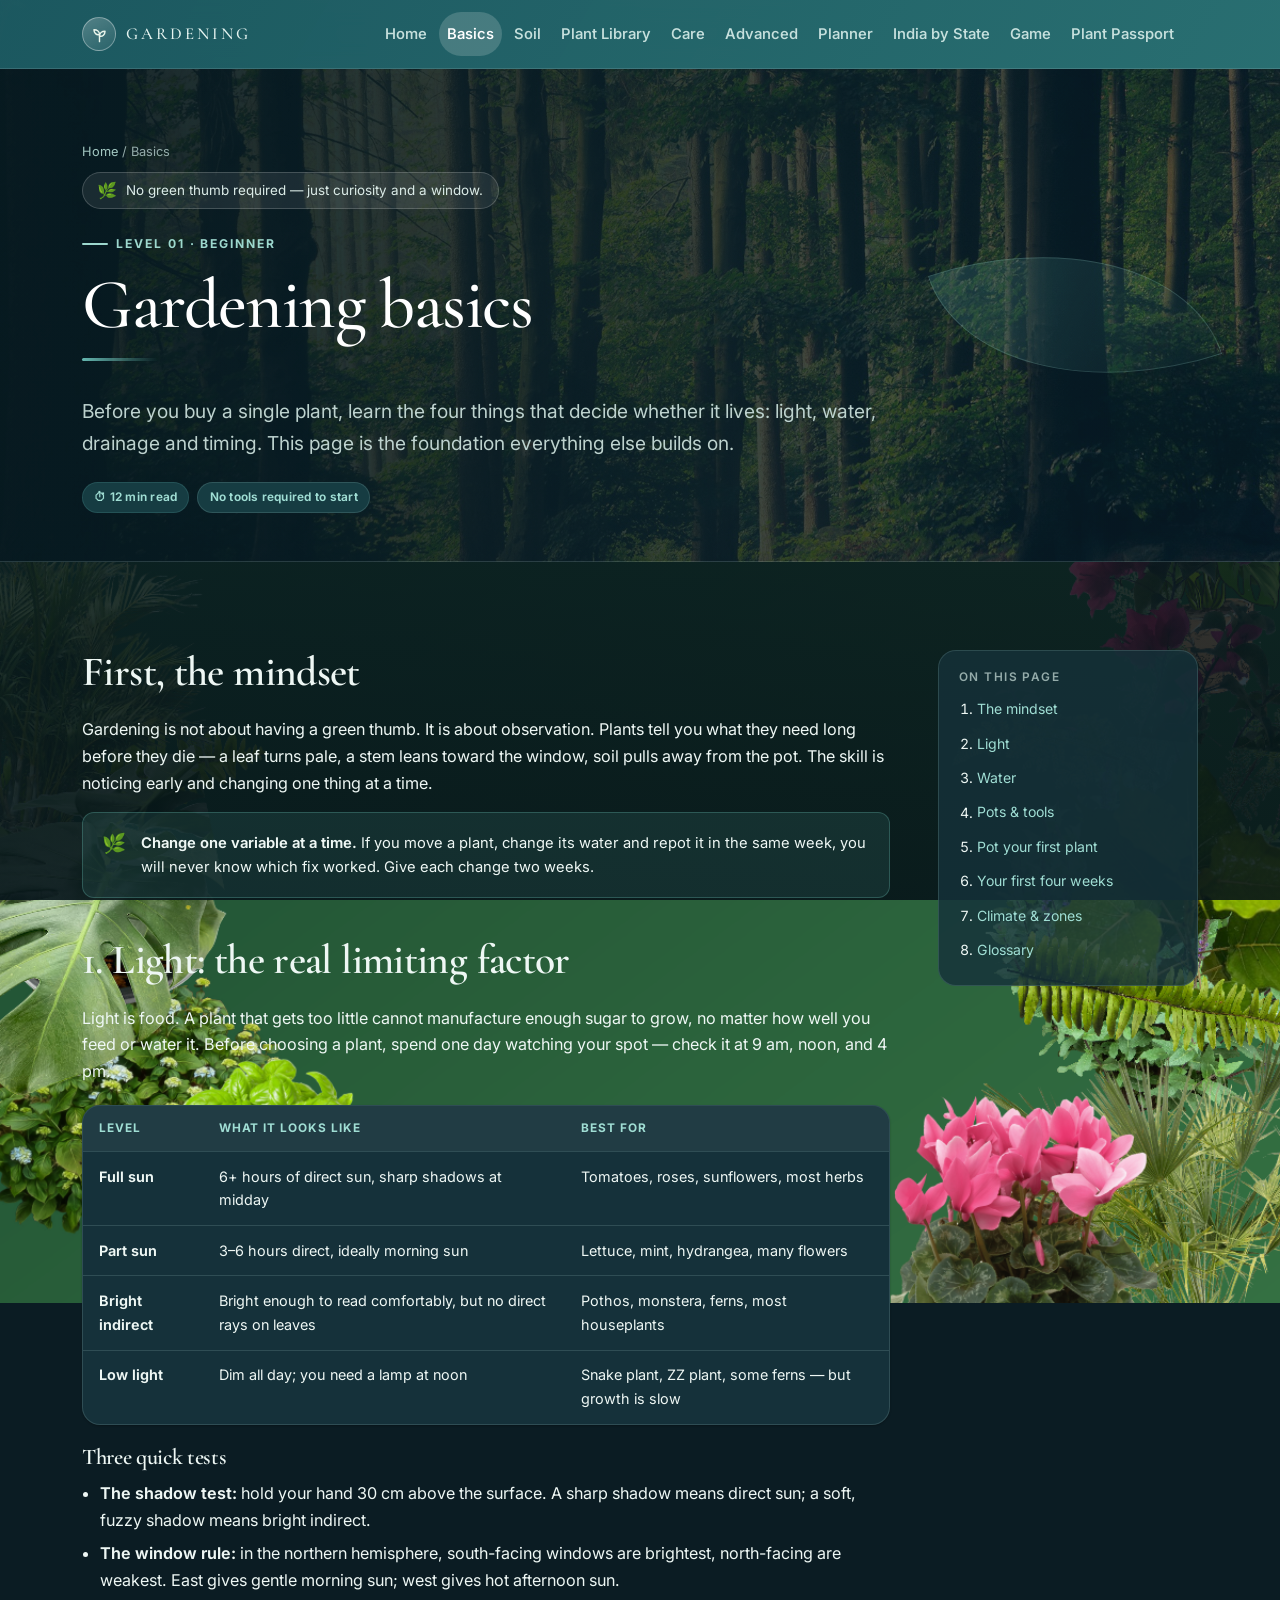
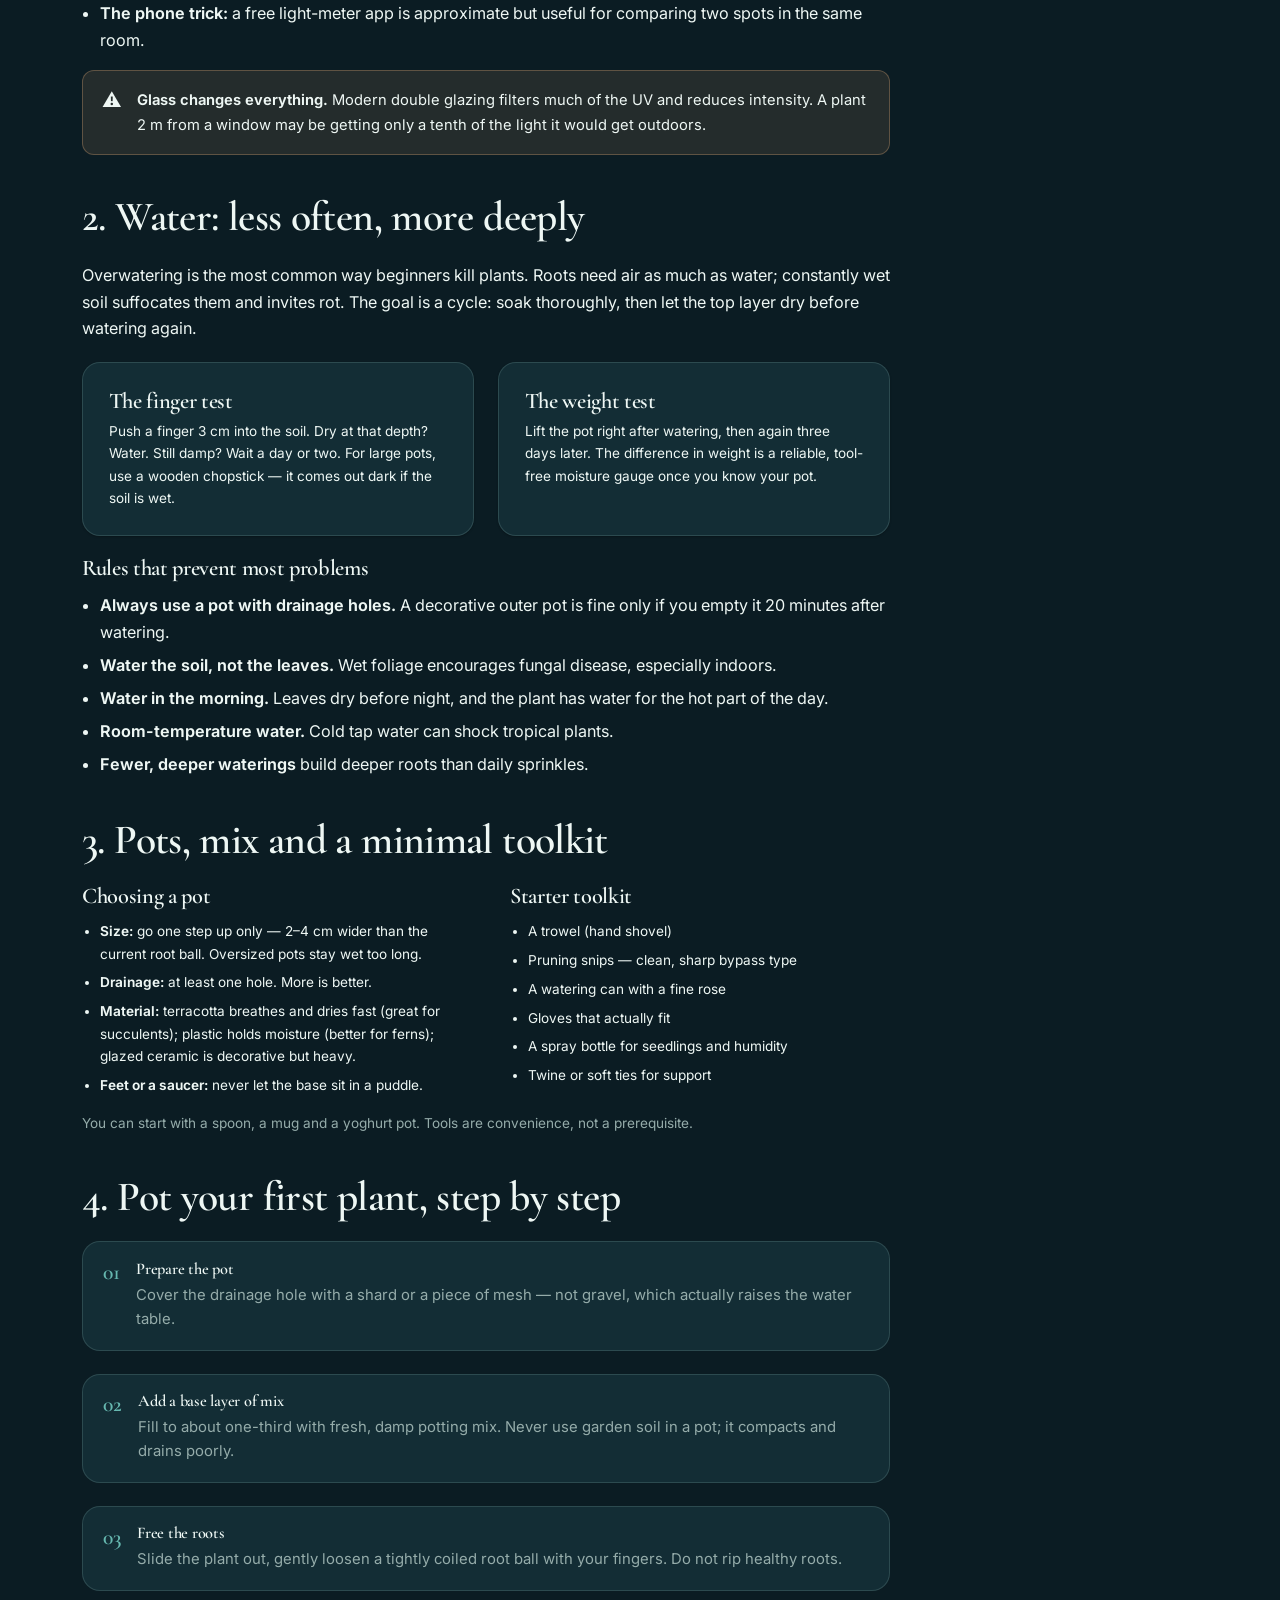
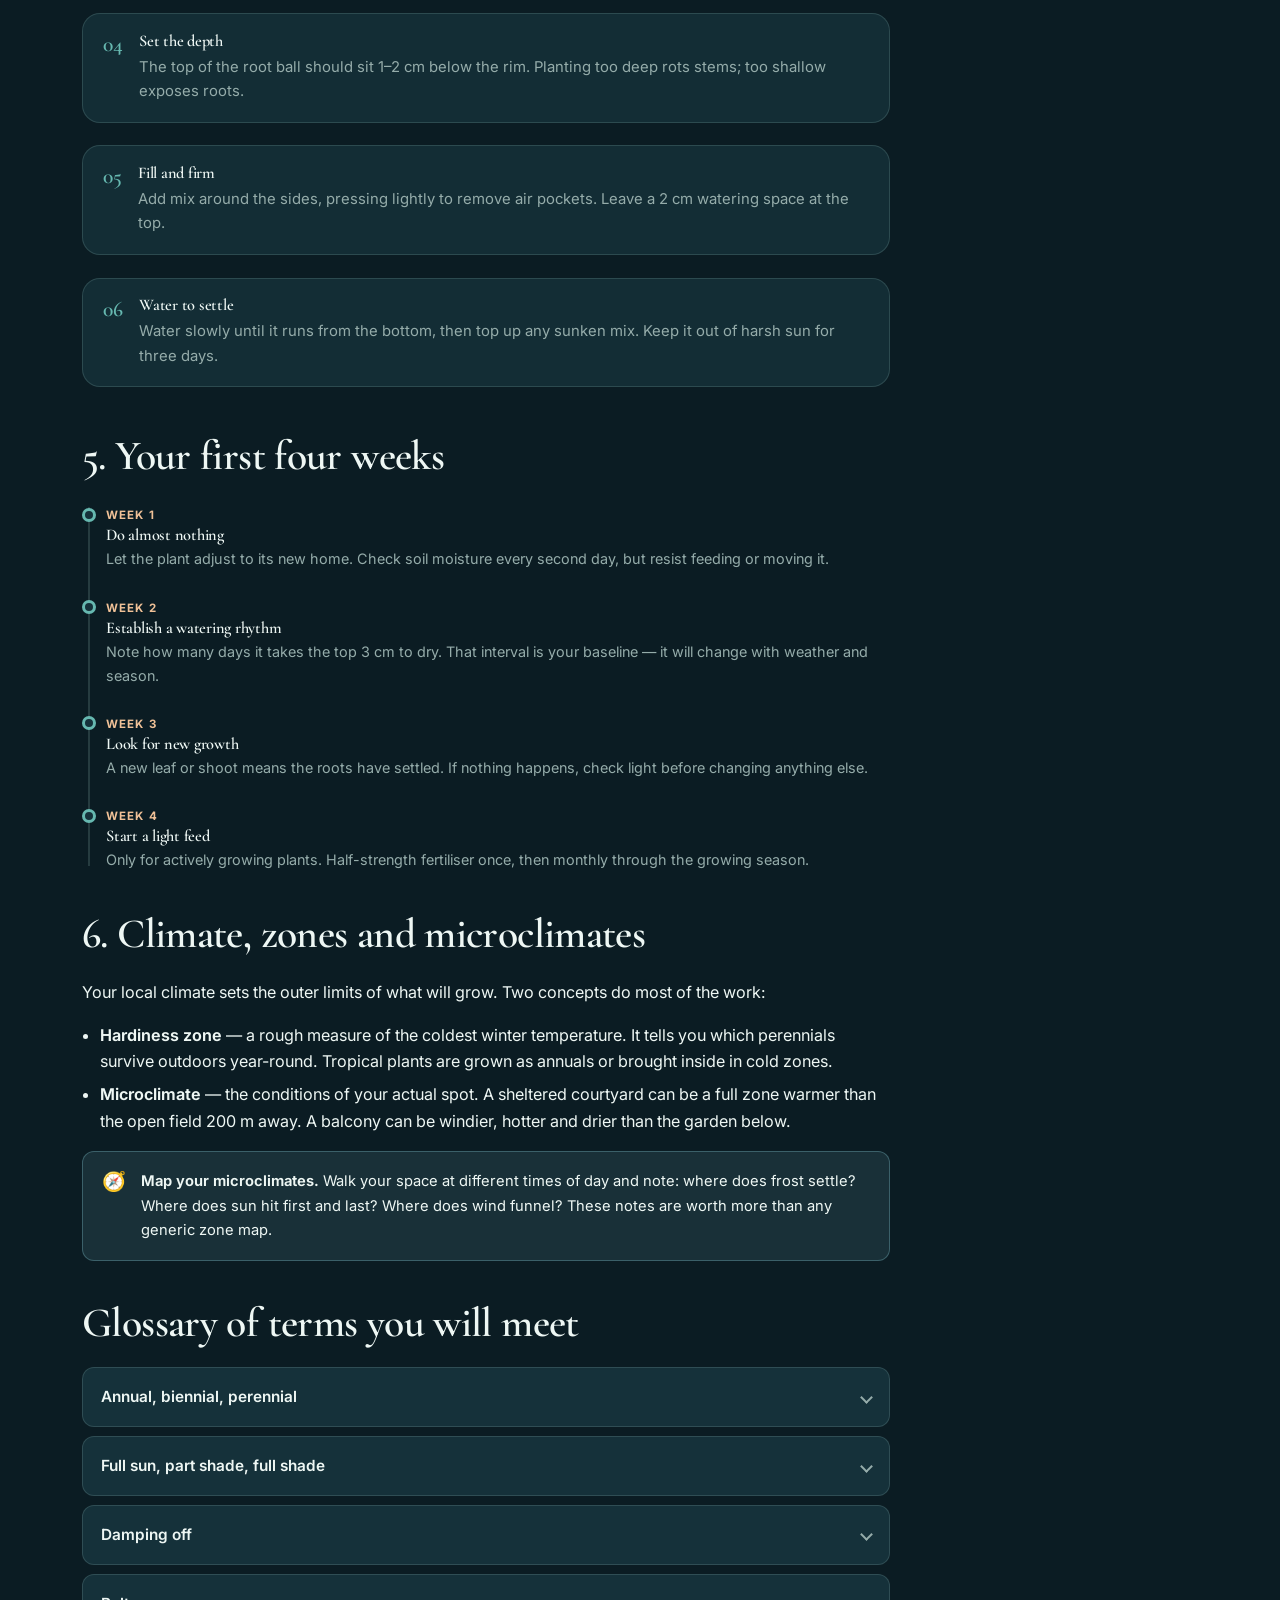
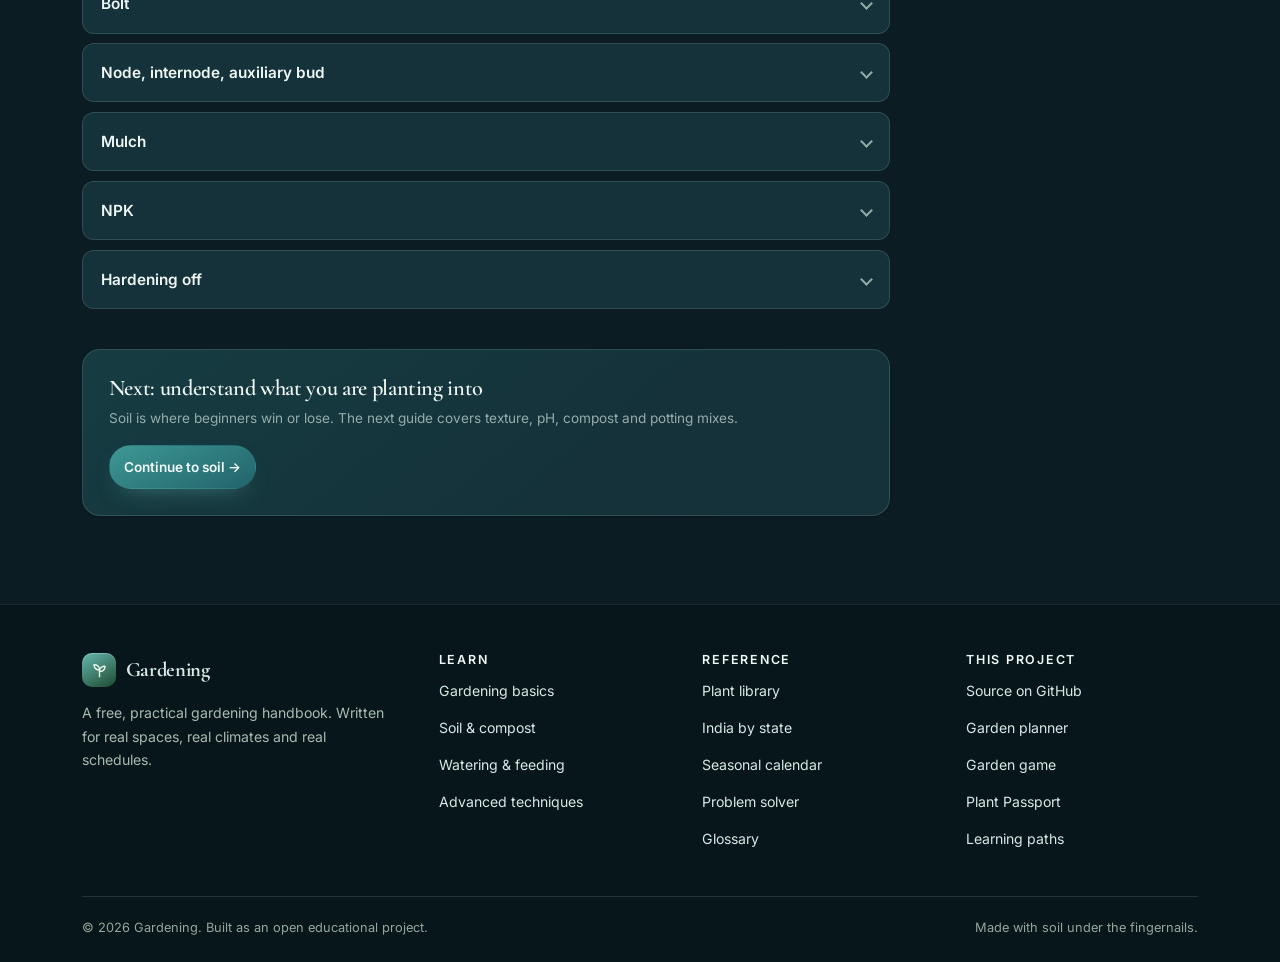
<file: basics.html>
<!DOCTYPE html>
<html lang="en" data-theme="light">
<head>
<meta charset="utf-8">
<meta name="viewport" content="width=device-width, initial-scale=1">
<title>Gardening Basics — Light, Water, Pots &amp; Your First Plant | Gardening</title>
<meta name="description" content="A beginner's guide to gardening: how to read light, water correctly, choose containers and tools, pot your first plant, and understand climate and seasons.">
<meta name="theme-color" content="#fbf8f1">
<link rel="preconnect" href="https://fonts.googleapis.com">
<link rel="preconnect" href="https://fonts.gstatic.com" crossorigin>
<link href="https://fonts.googleapis.com/css2?family=Cormorant+Garamond:wght@400;500;600&family=Fraunces:opsz,wght@9..144,400;9..144,600;9..144,700&family=Inter:wght@400;500;600;700&display=swap" rel="stylesheet">
<script>document.documentElement.classList.add("js");</script>
<link rel="stylesheet" href="assets/css/style.css">
<link rel="stylesheet" href="assets/css/jungle.css">
<link rel="icon" href="data:image/svg+xml,<svg xmlns='http://www.w3.org/2000/svg' viewBox='0 0 32 32'><text y='25' font-size='24'>🌱</text></svg>">
</head>
<body class="jungle-home">
<a class="skip" href="#main">Skip to content</a>

<header class="header" id="siteHeader">
  <div class="wrap header__inner">
    <a class="brand" href="index.html" aria-label="Gardening home">
      <span class="brand__mark" aria-hidden="true">
        <svg viewBox="0 0 24 24" width="19" height="19" fill="none" stroke="currentColor" stroke-width="1.8" stroke-linecap="round" stroke-linejoin="round"><path d="M12 21v-7"/><path d="M12 14c0-4 3-6 7-6 0 4-3 7-7 6Z"/><path d="M12 12C12 8 9 6 5 6c0 4 3 7 7 6Z"/></svg>
      </span>
      <span class="brand__name">Gardening</span>
    </a>
    <nav class="nav" id="siteNav" aria-label="Main navigation">
      <a href="index.html">Home</a>
      <a href="basics.html" aria-current="page">Basics</a>
      <a href="soil.html">Soil</a>
      <a href="plants.html">Plant Library</a>
      <a href="care.html">Care</a>
      <a href="advanced.html">Advanced</a>
      <a href="planner.html">Planner</a>
      <a href="india-states.html">India by State</a>
      <a href="garden-game.html">Game</a>
      <a href="plant-passport.html">Plant Passport</a>
    </nav>
    <div class="header__tools">
      <button class="icon-btn theme-toggle" type="button" aria-pressed="false" aria-label="Switch to dark theme">
        <svg class="sun" viewBox="0 0 24 24" fill="none" stroke="currentColor" stroke-width="1.8" stroke-linecap="round"><circle cx="12" cy="12" r="4"/><path d="M12 2v2M12 20v2M2 12h2M20 12h2M4.9 4.9l1.4 1.4M17.7 17.7l1.4 1.4M19.1 4.9l-1.4 1.4M6.3 17.7l-1.4 1.4"/></svg>
        <svg class="moon" viewBox="0 0 24 24" fill="none" stroke="currentColor" stroke-width="1.8" stroke-linecap="round" stroke-linejoin="round"><path d="M21 12.8A8.5 8.5 0 1 1 11.2 3a6.6 6.6 0 0 0 9.8 9.8Z"/></svg>
      </button>
      <button class="icon-btn nav-toggle" id="navToggle" type="button" aria-expanded="false" aria-controls="siteNav" aria-label="Open menu">
        <svg viewBox="0 0 24 24" fill="none" stroke="currentColor" stroke-width="2" stroke-linecap="round"><path d="M4 7h16M4 12h16M4 17h16"/></svg>
      </button>
    </div>
  </div>
</header>

<main id="main">

<section class="page-head">
  <div class="wrap">
    <p class="breadcrumb"><a href="index.html">Home</a> / Basics</p>
    <p class="jungle-note"><span aria-hidden="true">🌿</span> No green thumb required — just curiosity and a window.</p>
    <span class="eyebrow">Level 01 · Beginner</span>
    <h1>Gardening basics</h1>
    <p class="lede">Before you buy a single plant, learn the four things that decide whether it lives: light, water,
      drainage and timing. This page is the foundation everything else builds on.</p>
    <div class="hero-mini">
      <span class="pill">⏱ 12 min read</span>
      <span class="pill pill--muted">No tools required to start</span>
    </div>
  </div>
</section>

<section class="section">
  <div class="wrap split" style="grid-template-columns:minmax(0,1fr) 260px">
    <div>

      <h2 id="mindset">First, the mindset</h2>
      <p>Gardening is not about having a green thumb. It is about observation. Plants tell you what they need
        long before they die — a leaf turns pale, a stem leans toward the window, soil pulls away from the pot.
        The skill is noticing early and changing one thing at a time.</p>
      <div class="callout">
        <span class="callout__icon" aria-hidden="true">🌿</span>
        <div>
          <p><strong>Change one variable at a time.</strong> If you move a plant, change its water and repot it in the
            same week, you will never know which fix worked. Give each change two weeks.</p>
        </div>
      </div>

      <h2 id="light" style="margin-top:2.5rem">1. Light: the real limiting factor</h2>
      <p>Light is food. A plant that gets too little cannot manufacture enough sugar to grow, no matter how well
        you feed or water it. Before choosing a plant, spend one day watching your spot — check it at 9 am, noon,
        and 4 pm.</p>

      <div class="table-wrap" style="margin-block:1.25rem">
        <table>
          <caption class="sr-only" style="position:absolute;left:-9999px">Light levels explained</caption>
          <thead>
            <tr><th scope="col">Level</th><th scope="col">What it looks like</th><th scope="col">Best for</th></tr>
          </thead>
          <tbody>
            <tr><td><strong>Full sun</strong></td><td>6+ hours of direct sun, sharp shadows at midday</td><td>Tomatoes, roses, sunflowers, most herbs</td></tr>
            <tr><td><strong>Part sun</strong></td><td>3–6 hours direct, ideally morning sun</td><td>Lettuce, mint, hydrangea, many flowers</td></tr>
            <tr><td><strong>Bright indirect</strong></td><td>Bright enough to read comfortably, but no direct rays on leaves</td><td>Pothos, monstera, ferns, most houseplants</td></tr>
            <tr><td><strong>Low light</strong></td><td>Dim all day; you need a lamp at noon</td><td>Snake plant, ZZ plant, some ferns — but growth is slow</td></tr>
          </tbody>
        </table>
      </div>

      <h3>Three quick tests</h3>
      <ul>
        <li><strong>The shadow test:</strong> hold your hand 30 cm above the surface. A sharp shadow means direct sun; a soft, fuzzy shadow means bright indirect.</li>
        <li><strong>The window rule:</strong> in the northern hemisphere, south-facing windows are brightest, north-facing are weakest. East gives gentle morning sun; west gives hot afternoon sun.</li>
        <li><strong>The phone trick:</strong> a free light-meter app is approximate but useful for comparing two spots in the same room.</li>
      </ul>
      <div class="callout callout--warn">
        <span class="callout__icon" aria-hidden="true">⚠️</span>
        <div><p><strong>Glass changes everything.</strong> Modern double glazing filters much of the UV and reduces intensity.
          A plant 2 m from a window may be getting only a tenth of the light it would get outdoors.</p></div>
      </div>

      <h2 id="water" style="margin-top:2.5rem">2. Water: less often, more deeply</h2>
      <p>Overwatering is the most common way beginners kill plants. Roots need air as much as water; constantly wet
        soil suffocates them and invites rot. The goal is a cycle: soak thoroughly, then let the top layer dry before
        watering again.</p>

      <div class="grid grid--2" style="margin-block:1.25rem">
        <div class="card">
          <h3 style="margin-bottom:.4rem">The finger test</h3>
          <p class="small">Push a finger 3 cm into the soil. Dry at that depth? Water. Still damp? Wait a day or two.
            For large pots, use a wooden chopstick — it comes out dark if the soil is wet.</p>
        </div>
        <div class="card">
          <h3 style="margin-bottom:.4rem">The weight test</h3>
          <p class="small">Lift the pot right after watering, then again three days later. The difference in weight is
            a reliable, tool-free moisture gauge once you know your pot.</p>
        </div>
      </div>

      <h3>Rules that prevent most problems</h3>
      <ul>
        <li><strong>Always use a pot with drainage holes.</strong> A decorative outer pot is fine only if you empty it 20 minutes after watering.</li>
        <li><strong>Water the soil, not the leaves.</strong> Wet foliage encourages fungal disease, especially indoors.</li>
        <li><strong>Water in the morning.</strong> Leaves dry before night, and the plant has water for the hot part of the day.</li>
        <li><strong>Room-temperature water.</strong> Cold tap water can shock tropical plants.</li>
        <li><strong>Fewer, deeper waterings</strong> build deeper roots than daily sprinkles.</li>
      </ul>

      <h2 id="gear" style="margin-top:2.5rem">3. Pots, mix and a minimal toolkit</h2>
      <div class="split">
        <div>
          <h3>Choosing a pot</h3>
          <ul class="small">
            <li><strong>Size:</strong> go one step up only — 2–4 cm wider than the current root ball. Oversized pots stay wet too long.</li>
            <li><strong>Drainage:</strong> at least one hole. More is better.</li>
            <li><strong>Material:</strong> terracotta breathes and dries fast (great for succulents); plastic holds moisture (better for ferns); glazed ceramic is decorative but heavy.</li>
            <li><strong>Feet or a saucer:</strong> never let the base sit in a puddle.</li>
          </ul>
        </div>
        <div>
          <h3>Starter toolkit</h3>
          <ul class="small">
            <li>A trowel (hand shovel)</li>
            <li>Pruning snips — clean, sharp bypass type</li>
            <li>A watering can with a fine rose</li>
            <li>Gloves that actually fit</li>
            <li>A spray bottle for seedlings and humidity</li>
            <li>Twine or soft ties for support</li>
          </ul>
        </div>
      </div>
      <p class="small muted">You can start with a spoon, a mug and a yoghurt pot. Tools are convenience, not a prerequisite.</p>

      <h2 id="first" style="margin-top:2.5rem">4. Pot your first plant, step by step</h2>
      <ol class="steps" style="list-style:none;padding:0">
        <li class="step"><div><h3>Prepare the pot</h3><p>Cover the drainage hole with a shard or a piece of mesh — not gravel, which actually raises the water table.</p></div></li>
        <li class="step"><div><h3>Add a base layer of mix</h3><p>Fill to about one-third with fresh, damp potting mix. Never use garden soil in a pot; it compacts and drains poorly.</p></div></li>
        <li class="step"><div><h3>Free the roots</h3><p>Slide the plant out, gently loosen a tightly coiled root ball with your fingers. Do not rip healthy roots.</p></div></li>
        <li class="step"><div><h3>Set the depth</h3><p>The top of the root ball should sit 1–2 cm below the rim. Planting too deep rots stems; too shallow exposes roots.</p></div></li>
        <li class="step"><div><h3>Fill and firm</h3><p>Add mix around the sides, pressing lightly to remove air pockets. Leave a 2 cm watering space at the top.</p></div></li>
        <li class="step"><div><h3>Water to settle</h3><p>Water slowly until it runs from the bottom, then top up any sunken mix. Keep it out of harsh sun for three days.</p></div></li>
      </ol>

      <h2 id="weeks" style="margin-top:2.5rem">5. Your first four weeks</h2>
      <div class="timeline">
        <div class="timeline__item">
          <span class="timeline__when">Week 1</span>
          <h3>Do almost nothing</h3>
          <p>Let the plant adjust to its new home. Check soil moisture every second day, but resist feeding or moving it.</p>
        </div>
        <div class="timeline__item">
          <span class="timeline__when">Week 2</span>
          <h3>Establish a watering rhythm</h3>
          <p>Note how many days it takes the top 3 cm to dry. That interval is your baseline — it will change with weather and season.</p>
        </div>
        <div class="timeline__item">
          <span class="timeline__when">Week 3</span>
          <h3>Look for new growth</h3>
          <p>A new leaf or shoot means the roots have settled. If nothing happens, check light before changing anything else.</p>
        </div>
        <div class="timeline__item">
          <span class="timeline__when">Week 4</span>
          <h3>Start a light feed</h3>
          <p>Only for actively growing plants. Half-strength fertiliser once, then monthly through the growing season.</p>
        </div>
      </div>

      <h2 id="climate" style="margin-top:2.5rem">6. Climate, zones and microclimates</h2>
      <p>Your local climate sets the outer limits of what will grow. Two concepts do most of the work:</p>
      <ul>
        <li><strong>Hardiness zone</strong> — a rough measure of the coldest winter temperature. It tells you which perennials survive outdoors year-round. Tropical plants are grown as annuals or brought inside in cold zones.</li>
        <li><strong>Microclimate</strong> — the conditions of your actual spot. A sheltered courtyard can be a full zone warmer than the open field 200 m away. A balcony can be windier, hotter and drier than the garden below.</li>
      </ul>
      <div class="callout callout--info">
        <span class="callout__icon" aria-hidden="true">🧭</span>
        <div><p><strong>Map your microclimates.</strong> Walk your space at different times of day and note: where does frost settle?
          Where does sun hit first and last? Where does wind funnel? These notes are worth more than any generic zone map.</p></div>
      </div>

      <h2 id="glossary" style="margin-top:2.5rem">Glossary of terms you will meet</h2>
      <div class="accordion">
        <details class="acc"><summary>Annual, biennial, perennial</summary><div class="acc__body"><p>Annuals complete their life in one year (marigold, basil in cold climates). Biennials grow leaves year one, flower and seed year two (foxglove, carrot). Perennials return every year (rose, mint, most shrubs).</p></div></details>
        <details class="acc"><summary>Full sun, part shade, full shade</summary><div class="acc__body"><p>Full sun = 6+ hours direct. Part shade = 3–6 hours, or dappled light all day. Full shade = less than 3 hours, or bright reflected light only.</p></div></details>
        <details class="acc"><summary>Damping off</summary><div class="acc__body"><p>A fungal disease that collapses seedlings at soil level. Caused by cold, wet, still air. Prevent it with clean containers, good airflow and bottom watering.</p></div></details>
        <details class="acc"><summary>Bolt</summary><div class="acc__body"><p>When a leafy crop suddenly shoots up a flower stalk and turns bitter — usually triggered by heat or day length. Lettuce, coriander and spinach bolt quickly in summer.</p></div></details>
        <details class="acc"><summary>Node, internode, auxiliary bud</summary><div class="acc__body"><p>A node is the point on a stem where leaves and buds emerge. The gap between nodes is the internode. Cuttings must include at least one node to root.</p></div></details>
        <details class="acc"><summary>Mulch</summary><div class="acc__body"><p>A layer of material on top of the soil — bark, straw, compost, leaves. It conserves moisture, suppresses weeds and moderates temperature. Keep it clear of stems to avoid rot.</p></div></details>
        <details class="acc"><summary>NPK</summary><div class="acc__body"><p>The three main nutrients on every fertiliser label: Nitrogen (leaves), Phosphorus (roots, flowers, fruit), Potassium (overall strength, fruiting). A balanced feed is roughly equal parts.</p></div></details>
        <details class="acc"><summary>Hardening off</summary><div class="acc__body"><p>Gradually acclimatising indoor-raised seedlings to outdoor conditions over 7–10 days, starting with a couple of sheltered hours a day. Skipping it causes sunburn and wind damage.</p></div></details>
      </div>

      <div class="card" style="margin-top:2.5rem;background:linear-gradient(140deg,var(--brand-soft),var(--surface) 70%)">
        <h3 style="margin-bottom:.4rem">Next: understand what you are planting into</h3>
        <p class="small muted">Soil is where beginners win or lose. The next guide covers texture, pH, compost and potting mixes.</p>
        <a class="btn btn--primary btn--sm" href="soil.html">Continue to soil →</a>
      </div>

    </div>

    <aside>
      <nav class="toc" aria-label="On this page">
        <p class="toc__label">On this page</p>
        <ol>
          <li><a href="#mindset">The mindset</a></li>
          <li><a href="#light">Light</a></li>
          <li><a href="#water">Water</a></li>
          <li><a href="#gear">Pots &amp; tools</a></li>
          <li><a href="#first">Pot your first plant</a></li>
          <li><a href="#weeks">Your first four weeks</a></li>
          <li><a href="#climate">Climate &amp; zones</a></li>
          <li><a href="#glossary">Glossary</a></li>
        </ol>
      </nav>
    </aside>
  </div>
</section>

</main>

<footer class="footer">
  <div class="wrap">
    <div class="footer__grid">
      <div>
        <a class="brand" href="index.html"><span class="brand__mark" aria-hidden="true"><svg viewBox="0 0 24 24" width="19" height="19" fill="none" stroke="currentColor" stroke-width="1.8" stroke-linecap="round" stroke-linejoin="round"><path d="M12 21v-7"/><path d="M12 14c0-4 3-6 7-6 0 4-3 7-7 6Z"/><path d="M12 12C12 8 9 6 5 6c0 4 3 7 7 6Z"/></svg></span><span class="brand__name">Gardening</span></a>
        <p class="footer__blurb">A free, practical gardening handbook. Written for real spaces, real climates and real schedules.</p>
      </div>
      <div><h3>Learn</h3><ul><li><a href="basics.html">Gardening basics</a></li><li><a href="soil.html">Soil &amp; compost</a></li><li><a href="care.html">Watering &amp; feeding</a></li><li><a href="advanced.html">Advanced techniques</a></li></ul></div>
      <div><h3>Reference</h3><ul><li><a href="plants.html">Plant library</a></li><li><a href="india-states.html">India by state</a></li><li><a href="care.html#calendar">Seasonal calendar</a></li><li><a href="care.html#troubleshooting">Problem solver</a></li><li><a href="basics.html#glossary">Glossary</a></li></ul></div>
      <div><h3>This project</h3><ul><li><a href="https://github.com/uday17/garden-guide">Source on GitHub</a></li><li><a href="planner.html">Garden planner</a></li>
<li><a href="garden-game.html">Garden game</a></li>
<li><a href="plant-passport.html">Plant Passport</a></li><li><a href="index.html#paths">Learning paths</a></li></ul></div>
    </div>
    <div class="footer__bottom"><span>© <span data-year>2026</span> Gardening. Built as an open educational project.</span><span>Made with soil under the fingernails.</span></div>
  </div>
</footer>

<button class="to-top" id="toTop" type="button" aria-label="Back to top"><svg viewBox="0 0 24 24" width="20" height="20" fill="none" stroke="currentColor" stroke-width="2" stroke-linecap="round" stroke-linejoin="round"><path d="M12 19V5M6 11l6-6 6 6"/></svg></button>
<script src="assets/js/app.js" defer></script>
</body>
</html>
</file>
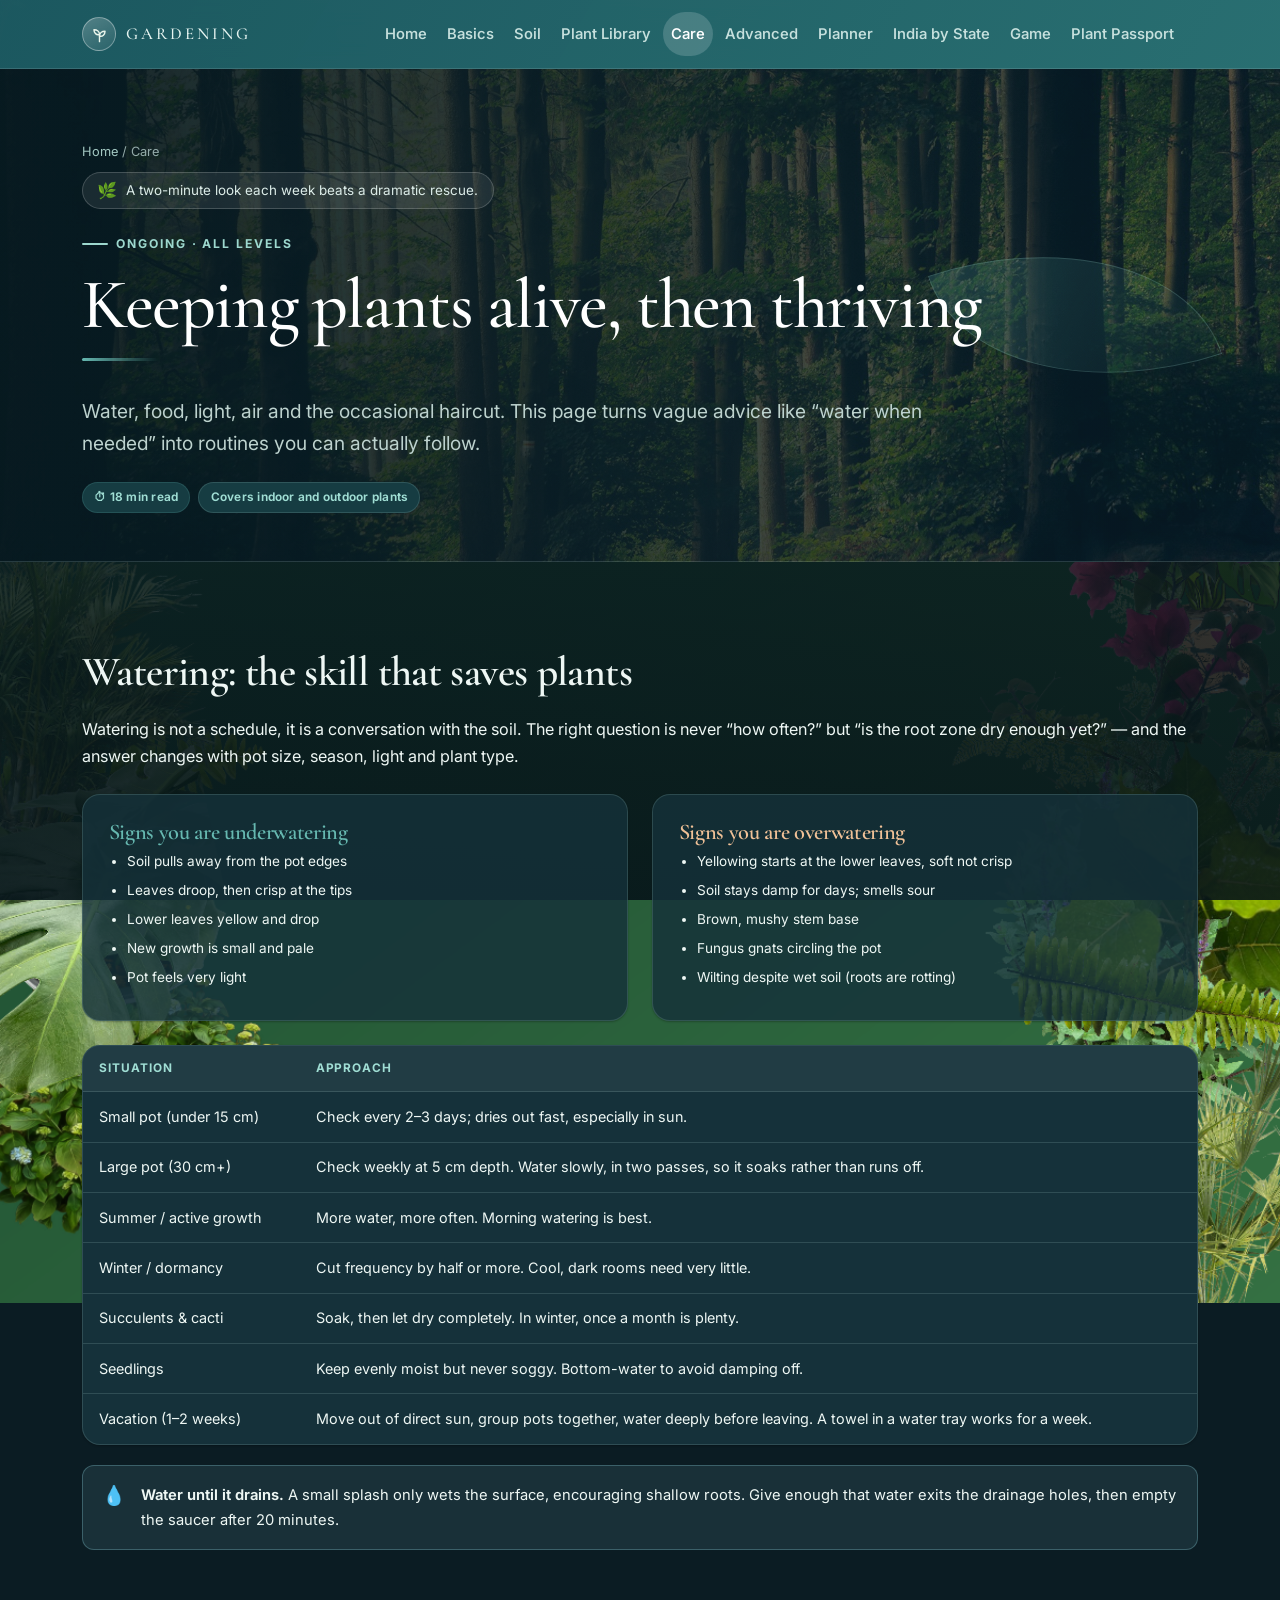
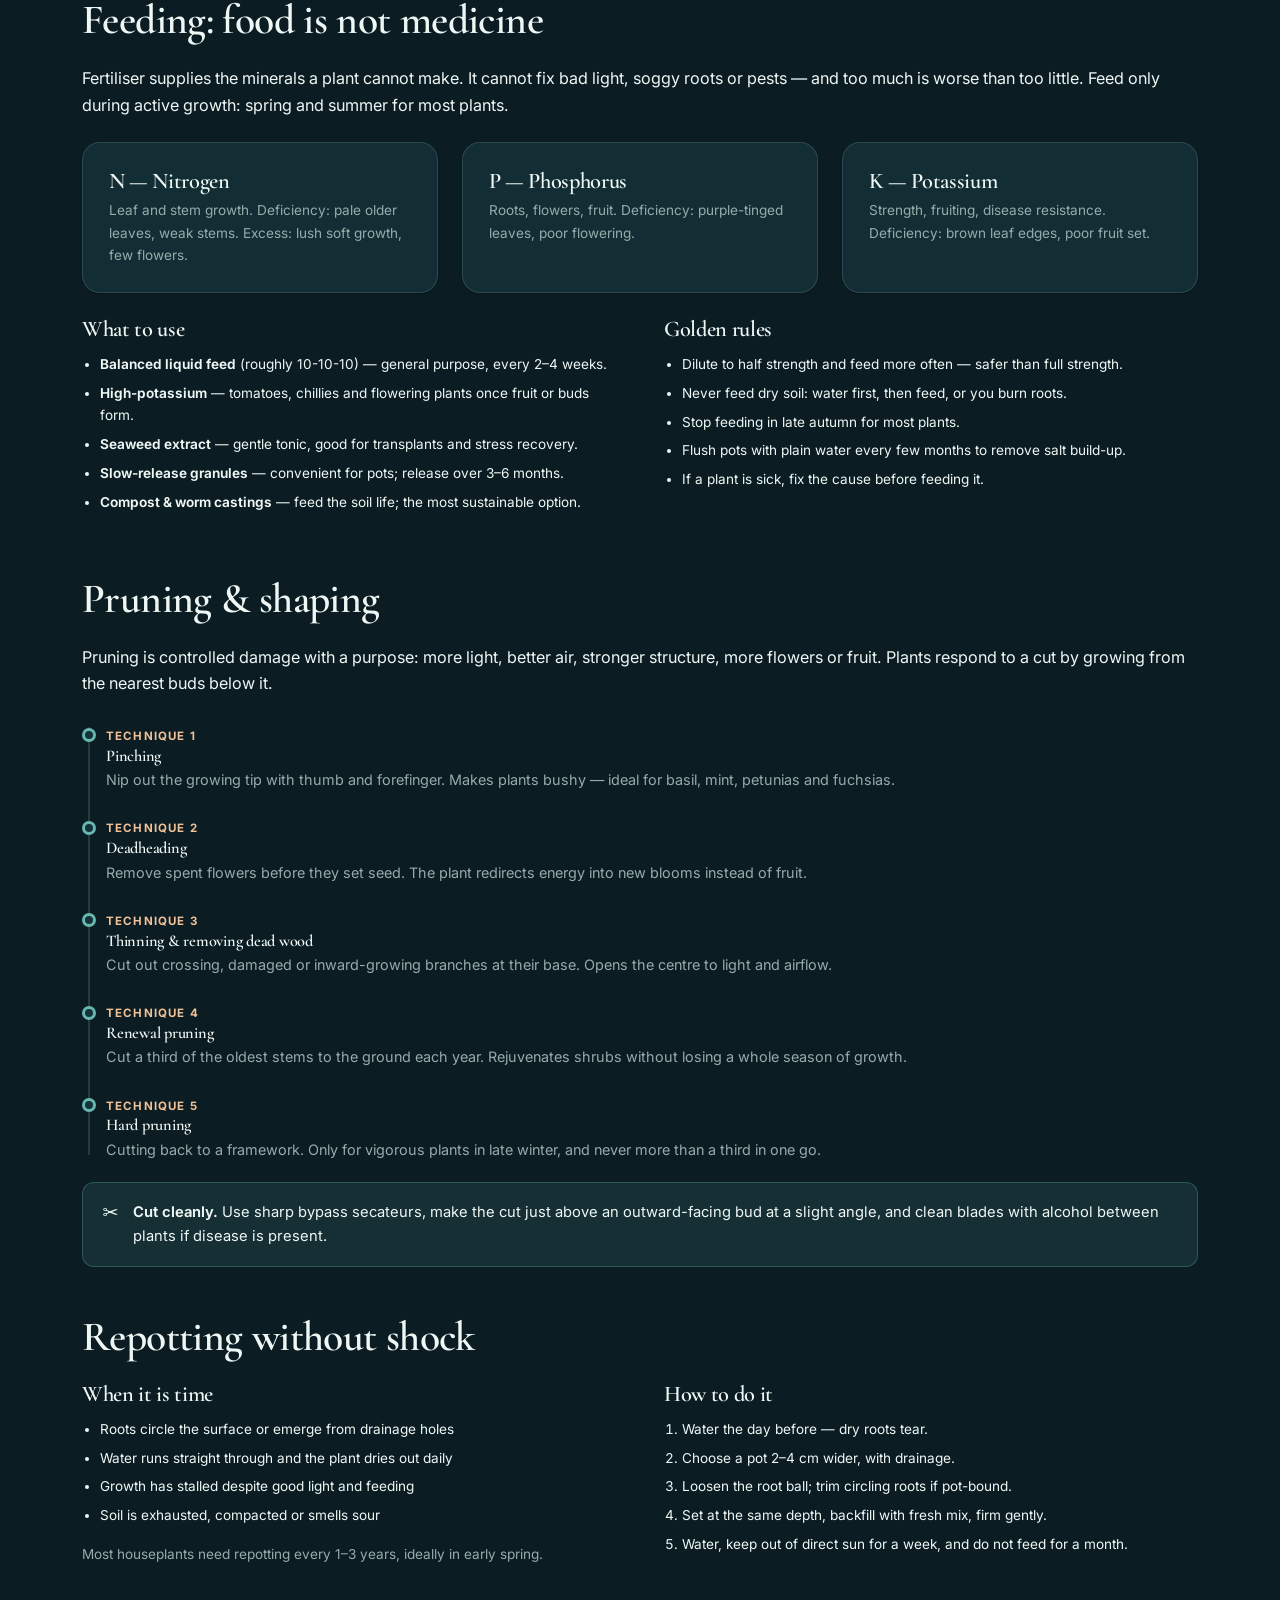
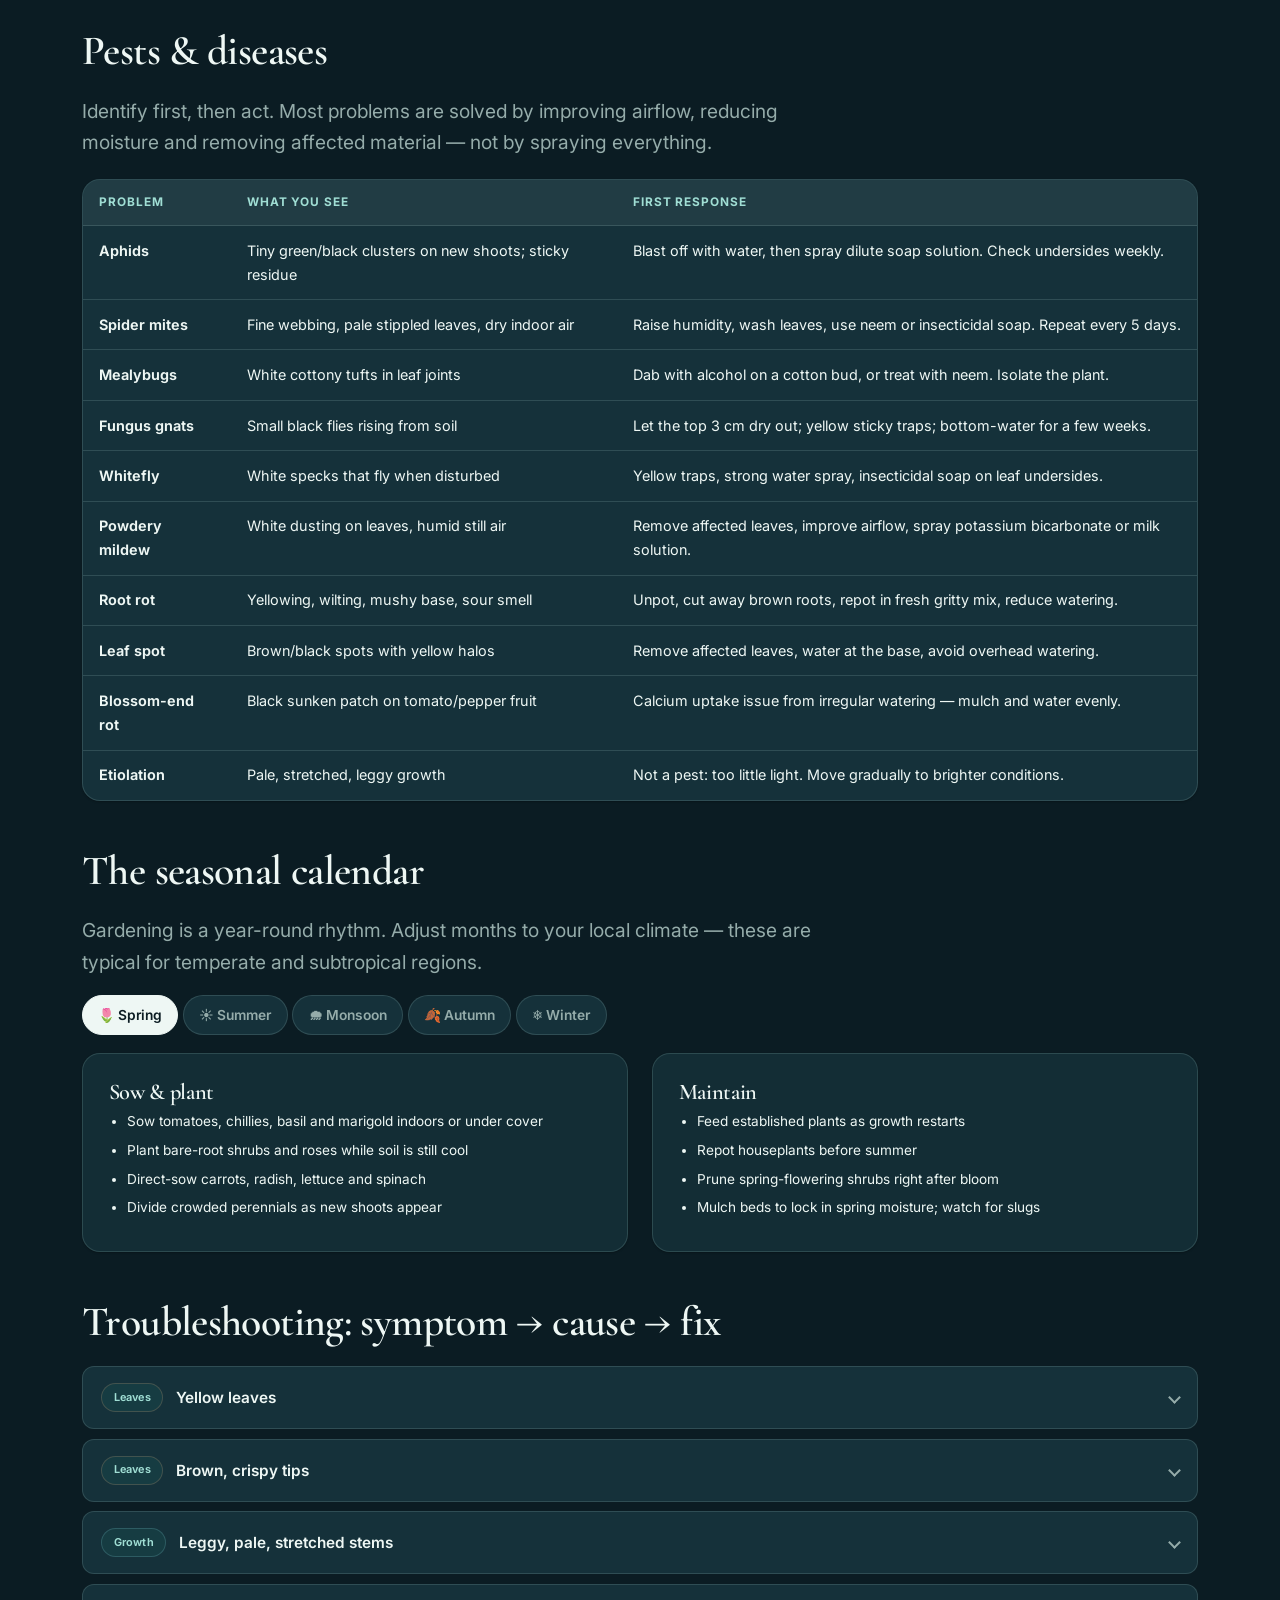
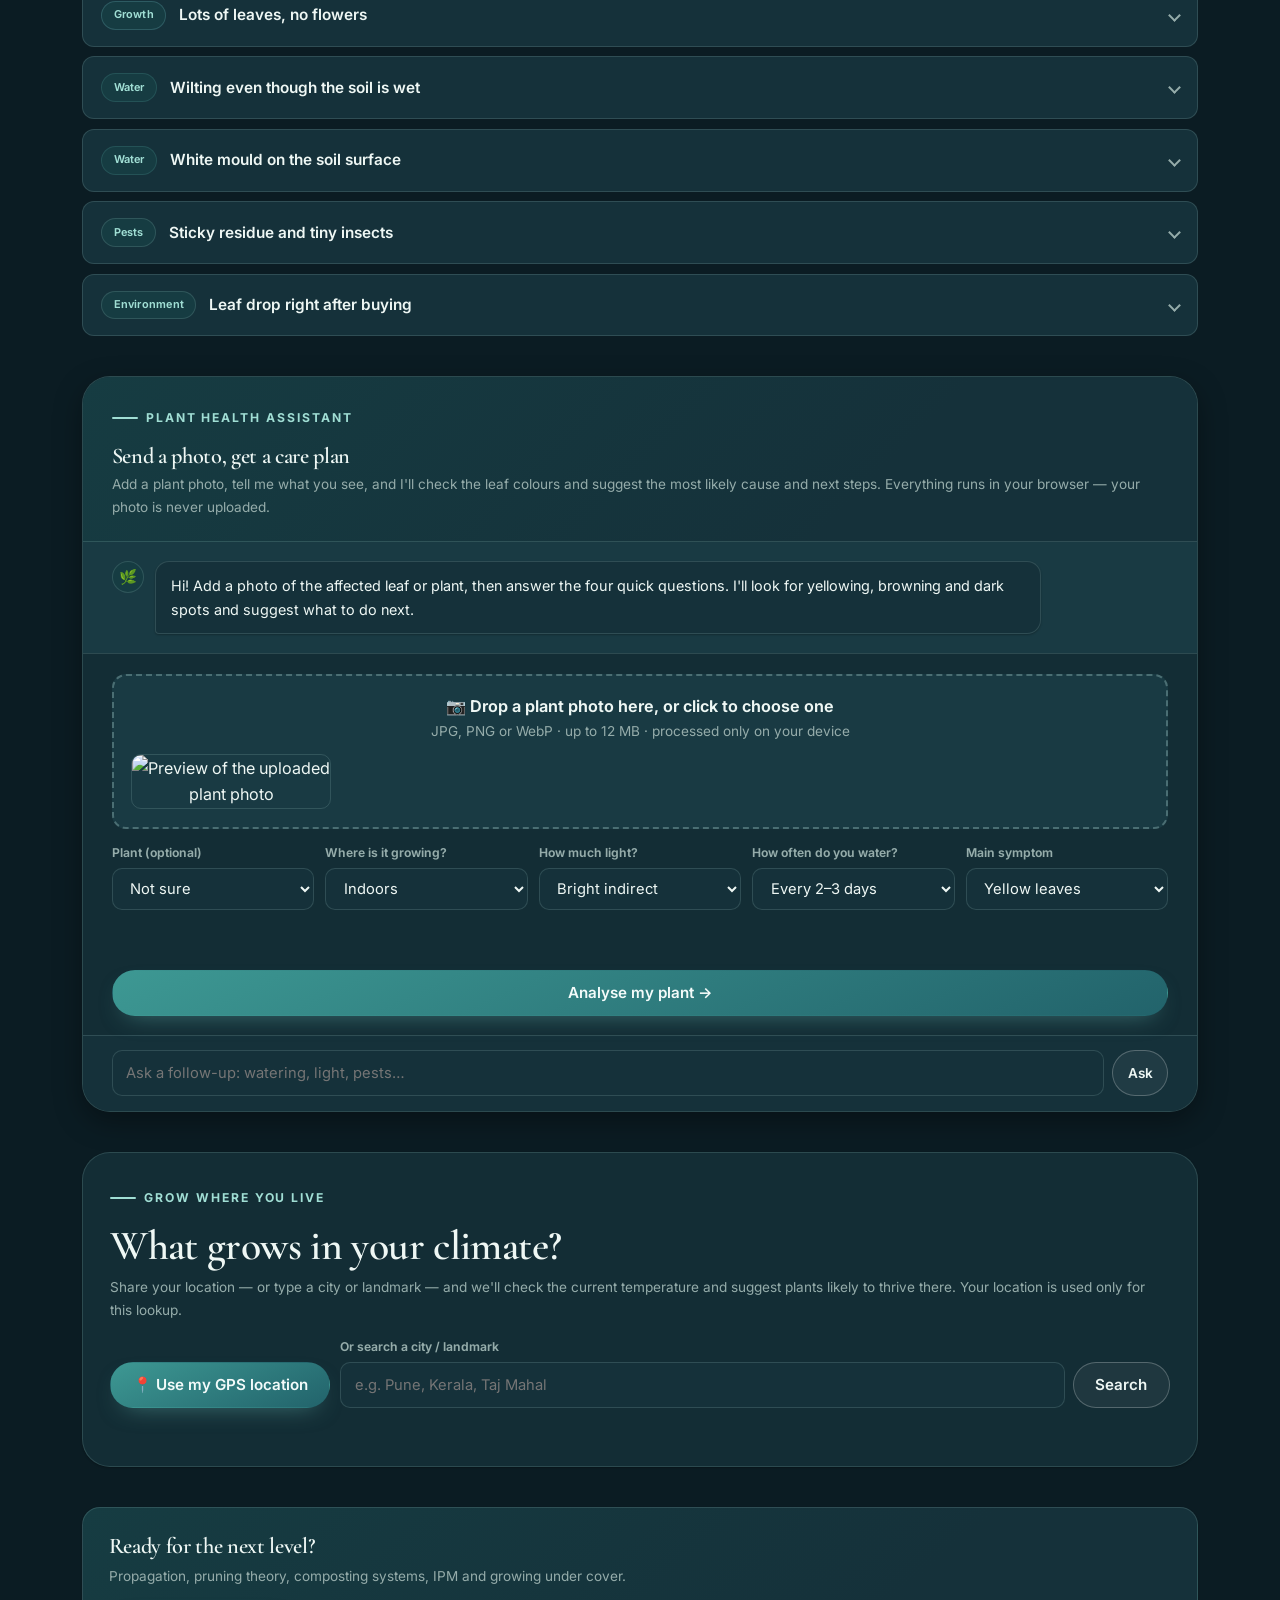
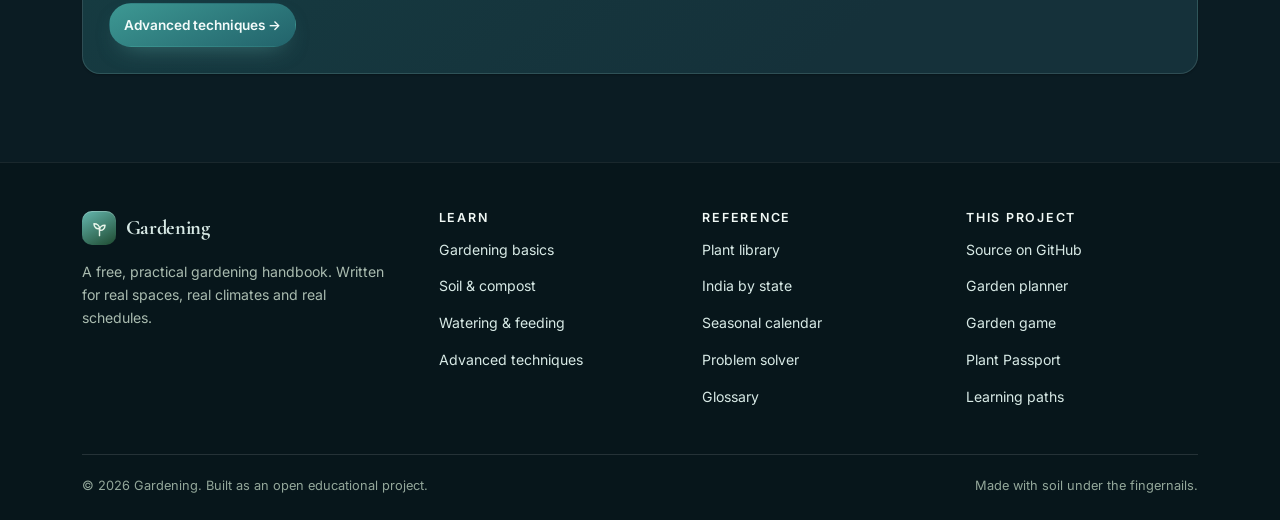
<file: care.html>
<!DOCTYPE html>
<html lang="en" data-theme="light">
<head>
<meta charset="utf-8">
<meta name="viewport" content="width=device-width, initial-scale=1">
<title>Plant Care — Watering, Feeding, Pruning, Pests &amp; Seasons | Gardening</title>
<meta name="description" content="How to water, feed, prune and repot plants, identify common pests and diseases, and follow a month-by-month seasonal care calendar.">
<meta name="theme-color" content="#fbf8f1">
<link rel="preconnect" href="https://fonts.googleapis.com">
<link rel="preconnect" href="https://fonts.gstatic.com" crossorigin>
<link href="https://fonts.googleapis.com/css2?family=Cormorant+Garamond:wght@400;500;600&family=Fraunces:opsz,wght@9..144,400;9..144,600;9..144,700&family=Inter:wght@400;500;600;700&display=swap" rel="stylesheet">
<script>document.documentElement.classList.add("js");</script>
<link rel="stylesheet" href="assets/css/style.css">
<link rel="stylesheet" href="assets/css/jungle.css">
<link rel="icon" href="data:image/svg+xml,<svg xmlns='http://www.w3.org/2000/svg' viewBox='0 0 32 32'><text y='25' font-size='24'>🌱</text></svg>">
</head>
<body class="jungle-home">
<a class="skip" href="#main">Skip to content</a>

<header class="header" id="siteHeader">
  <div class="wrap header__inner">
    <a class="brand" href="index.html" aria-label="Gardening home">
      <span class="brand__mark" aria-hidden="true"><svg viewBox="0 0 24 24" width="19" height="19" fill="none" stroke="currentColor" stroke-width="1.8" stroke-linecap="round" stroke-linejoin="round"><path d="M12 21v-7"/><path d="M12 14c0-4 3-6 7-6 0 4-3 7-7 6Z"/><path d="M12 12C12 8 9 6 5 6c0 4 3 7 7 6Z"/></svg></span>
      <span class="brand__name">Gardening</span>
    </a>
    <nav class="nav" id="siteNav" aria-label="Main navigation">
      <a href="index.html">Home</a>
      <a href="basics.html">Basics</a>
      <a href="soil.html">Soil</a>
      <a href="plants.html">Plant Library</a>
      <a href="care.html" aria-current="page">Care</a>
      <a href="advanced.html">Advanced</a>
      <a href="planner.html">Planner</a>
      <a href="india-states.html">India by State</a>
      <a href="garden-game.html">Game</a>
      <a href="plant-passport.html">Plant Passport</a>
    </nav>
    <div class="header__tools">
      <button class="icon-btn theme-toggle" type="button" aria-pressed="false" aria-label="Switch to dark theme">
        <svg class="sun" viewBox="0 0 24 24" fill="none" stroke="currentColor" stroke-width="1.8" stroke-linecap="round"><circle cx="12" cy="12" r="4"/><path d="M12 2v2M12 20v2M2 12h2M20 12h2M4.9 4.9l1.4 1.4M17.7 17.7l1.4 1.4M19.1 4.9l-1.4 1.4M6.3 17.7l-1.4 1.4"/></svg>
        <svg class="moon" viewBox="0 0 24 24" fill="none" stroke="currentColor" stroke-width="1.8" stroke-linecap="round" stroke-linejoin="round"><path d="M21 12.8A8.5 8.5 0 1 1 11.2 3a6.6 6.6 0 0 0 9.8 9.8Z"/></svg>
      </button>
      <button class="icon-btn nav-toggle" id="navToggle" type="button" aria-expanded="false" aria-controls="siteNav" aria-label="Open menu">
        <svg viewBox="0 0 24 24" fill="none" stroke="currentColor" stroke-width="2" stroke-linecap="round"><path d="M4 7h16M4 12h16M4 17h16"/></svg>
      </button>
    </div>
  </div>
</header>

<main id="main">

<section class="page-head">
  <div class="wrap">
    <p class="breadcrumb"><a href="index.html">Home</a> / Care</p>
    <p class="jungle-note"><span aria-hidden="true">🌿</span> A two-minute look each week beats a dramatic rescue.</p>
    <span class="eyebrow">Ongoing · All levels</span>
    <h1>Keeping plants alive, then thriving</h1>
    <p class="lede">Water, food, light, air and the occasional haircut. This page turns vague advice like
      “water when needed” into routines you can actually follow.</p>
    <div class="hero-mini">
      <span class="pill">⏱ 18 min read</span>
      <span class="pill pill--muted">Covers indoor and outdoor plants</span>
    </div>
  </div>
</section>

<section class="section">
  <div class="wrap">

    <!-- WATER -->
    <h2 id="water">Watering: the skill that saves plants</h2>
    <p>Watering is not a schedule, it is a conversation with the soil. The right question is never “how often?”
      but “is the root zone dry enough yet?” — and the answer changes with pot size, season, light and plant type.</p>

    <div class="grid grid--2" style="margin-block:1.5rem">
      <div class="card">
        <h3 style="color:var(--brand)">Signs you are underwatering</h3>
        <ul class="small mb-0">
          <li>Soil pulls away from the pot edges</li>
          <li>Leaves droop, then crisp at the tips</li>
          <li>Lower leaves yellow and drop</li>
          <li>New growth is small and pale</li>
          <li>Pot feels very light</li>
        </ul>
      </div>
      <div class="card">
        <h3 style="color:var(--accent-ink)">Signs you are overwatering</h3>
        <ul class="small mb-0">
          <li>Yellowing starts at the lower leaves, soft not crisp</li>
          <li>Soil stays damp for days; smells sour</li>
          <li>Brown, mushy stem base</li>
          <li>Fungus gnats circling the pot</li>
          <li>Wilting despite wet soil (roots are rotting)</li>
        </ul>
      </div>
    </div>

    <div class="table-wrap">
      <table>
        <thead><tr><th scope="col">Situation</th><th scope="col">Approach</th></tr></thead>
        <tbody>
          <tr><td>Small pot (under 15 cm)</td><td>Check every 2–3 days; dries out fast, especially in sun.</td></tr>
          <tr><td>Large pot (30 cm+)</td><td>Check weekly at 5 cm depth. Water slowly, in two passes, so it soaks rather than runs off.</td></tr>
          <tr><td>Summer / active growth</td><td>More water, more often. Morning watering is best.</td></tr>
          <tr><td>Winter / dormancy</td><td>Cut frequency by half or more. Cool, dark rooms need very little.</td></tr>
          <tr><td>Succulents &amp; cacti</td><td>Soak, then let dry completely. In winter, once a month is plenty.</td></tr>
          <tr><td>Seedlings</td><td>Keep evenly moist but never soggy. Bottom-water to avoid damping off.</td></tr>
          <tr><td>Vacation (1–2 weeks)</td><td>Move out of direct sun, group pots together, water deeply before leaving. A towel in a water tray works for a week.</td></tr>
        </tbody>
      </table>
    </div>

    <div class="callout callout--info" style="margin-top:1.25rem">
      <span class="callout__icon" aria-hidden="true">💧</span>
      <div><p><strong>Water until it drains.</strong> A small splash only wets the surface, encouraging shallow roots.
        Give enough that water exits the drainage holes, then empty the saucer after 20 minutes.</p></div>
    </div>

    <!-- FEED -->
    <h2 id="feed" style="margin-top:3rem">Feeding: food is not medicine</h2>
    <p>Fertiliser supplies the minerals a plant cannot make. It cannot fix bad light, soggy roots or pests — and too
      much is worse than too little. Feed only during active growth: spring and summer for most plants.</p>

    <div class="grid grid--3" style="margin-block:1.5rem">
      <div class="card"><h3>N — Nitrogen</h3><p class="small muted mb-0">Leaf and stem growth. Deficiency: pale older leaves, weak stems. Excess: lush soft growth, few flowers.</p></div>
      <div class="card"><h3>P — Phosphorus</h3><p class="small muted mb-0">Roots, flowers, fruit. Deficiency: purple-tinged leaves, poor flowering.</p></div>
      <div class="card"><h3>K — Potassium</h3><p class="small muted mb-0">Strength, fruiting, disease resistance. Deficiency: brown leaf edges, poor fruit set.</p></div>
    </div>

    <div class="split">
      <div>
        <h3>What to use</h3>
        <ul class="small">
          <li><strong>Balanced liquid feed</strong> (roughly 10-10-10) — general purpose, every 2–4 weeks.</li>
          <li><strong>High-potassium</strong> — tomatoes, chillies and flowering plants once fruit or buds form.</li>
          <li><strong>Seaweed extract</strong> — gentle tonic, good for transplants and stress recovery.</li>
          <li><strong>Slow-release granules</strong> — convenient for pots; release over 3–6 months.</li>
          <li><strong>Compost &amp; worm castings</strong> — feed the soil life; the most sustainable option.</li>
        </ul>
      </div>
      <div>
        <h3>Golden rules</h3>
        <ul class="small">
          <li>Dilute to half strength and feed more often — safer than full strength.</li>
          <li>Never feed dry soil: water first, then feed, or you burn roots.</li>
          <li>Stop feeding in late autumn for most plants.</li>
          <li>Flush pots with plain water every few months to remove salt build-up.</li>
          <li>If a plant is sick, fix the cause before feeding it.</li>
        </ul>
      </div>
    </div>

    <!-- PRUNE -->
    <h2 id="prune" style="margin-top:3rem">Pruning &amp; shaping</h2>
    <p>Pruning is controlled damage with a purpose: more light, better air, stronger structure, more flowers or fruit.
      Plants respond to a cut by growing from the nearest buds below it.</p>

    <div class="timeline" style="margin-top:1.5rem">
      <div class="timeline__item">
        <span class="timeline__when">Technique 1</span>
        <h3>Pinching</h3>
        <p>Nip out the growing tip with thumb and forefinger. Makes plants bushy — ideal for basil, mint, petunias and fuchsias.</p>
      </div>
      <div class="timeline__item">
        <span class="timeline__when">Technique 2</span>
        <h3>Deadheading</h3>
        <p>Remove spent flowers before they set seed. The plant redirects energy into new blooms instead of fruit.</p>
      </div>
      <div class="timeline__item">
        <span class="timeline__when">Technique 3</span>
        <h3>Thinning &amp; removing dead wood</h3>
        <p>Cut out crossing, damaged or inward-growing branches at their base. Opens the centre to light and airflow.</p>
      </div>
      <div class="timeline__item">
        <span class="timeline__when">Technique 4</span>
        <h3>Renewal pruning</h3>
        <p>Cut a third of the oldest stems to the ground each year. Rejuvenates shrubs without losing a whole season of growth.</p>
      </div>
      <div class="timeline__item">
        <span class="timeline__when">Technique 5</span>
        <h3>Hard pruning</h3>
        <p>Cutting back to a framework. Only for vigorous plants in late winter, and never more than a third in one go.</p>
      </div>
    </div>

    <div class="callout" style="margin-top:1.25rem">
      <span class="callout__icon" aria-hidden="true">✂️</span>
      <div><p><strong>Cut cleanly.</strong> Use sharp bypass secateurs, make the cut just above an outward-facing bud at a
        slight angle, and clean blades with alcohol between plants if disease is present.</p></div>
    </div>

    <!-- REPOT -->
    <h2 id="repot" style="margin-top:3rem">Repotting without shock</h2>
    <div class="split">
      <div>
        <h3>When it is time</h3>
        <ul class="small">
          <li>Roots circle the surface or emerge from drainage holes</li>
          <li>Water runs straight through and the plant dries out daily</li>
          <li>Growth has stalled despite good light and feeding</li>
          <li>Soil is exhausted, compacted or smells sour</li>
        </ul>
        <p class="small muted">Most houseplants need repotting every 1–3 years, ideally in early spring.</p>
      </div>
      <div>
        <h3>How to do it</h3>
        <ol class="small">
          <li>Water the day before — dry roots tear.</li>
          <li>Choose a pot 2–4 cm wider, with drainage.</li>
          <li>Loosen the root ball; trim circling roots if pot-bound.</li>
          <li>Set at the same depth, backfill with fresh mix, firm gently.</li>
          <li>Water, keep out of direct sun for a week, and do not feed for a month.</li>
        </ol>
      </div>
    </div>

    <!-- PESTS -->
    <h2 id="pests" style="margin-top:3rem">Pests &amp; diseases</h2>
    <p class="lede">Identify first, then act. Most problems are solved by improving airflow, reducing moisture and
      removing affected material — not by spraying everything.</p>

    <div class="table-wrap" style="margin-top:1.25rem">
      <table>
        <thead><tr><th scope="col">Problem</th><th scope="col">What you see</th><th scope="col">First response</th></tr></thead>
        <tbody>
          <tr><td><strong>Aphids</strong></td><td>Tiny green/black clusters on new shoots; sticky residue</td><td>Blast off with water, then spray dilute soap solution. Check undersides weekly.</td></tr>
          <tr><td><strong>Spider mites</strong></td><td>Fine webbing, pale stippled leaves, dry indoor air</td><td>Raise humidity, wash leaves, use neem or insecticidal soap. Repeat every 5 days.</td></tr>
          <tr><td><strong>Mealybugs</strong></td><td>White cottony tufts in leaf joints</td><td>Dab with alcohol on a cotton bud, or treat with neem. Isolate the plant.</td></tr>
          <tr><td><strong>Fungus gnats</strong></td><td>Small black flies rising from soil</td><td>Let the top 3 cm dry out; yellow sticky traps; bottom-water for a few weeks.</td></tr>
          <tr><td><strong>Whitefly</strong></td><td>White specks that fly when disturbed</td><td>Yellow traps, strong water spray, insecticidal soap on leaf undersides.</td></tr>
          <tr><td><strong>Powdery mildew</strong></td><td>White dusting on leaves, humid still air</td><td>Remove affected leaves, improve airflow, spray potassium bicarbonate or milk solution.</td></tr>
          <tr><td><strong>Root rot</strong></td><td>Yellowing, wilting, mushy base, sour smell</td><td>Unpot, cut away brown roots, repot in fresh gritty mix, reduce watering.</td></tr>
          <tr><td><strong>Leaf spot</strong></td><td>Brown/black spots with yellow halos</td><td>Remove affected leaves, water at the base, avoid overhead watering.</td></tr>
          <tr><td><strong>Blossom-end rot</strong></td><td>Black sunken patch on tomato/pepper fruit</td><td>Calcium uptake issue from irregular watering — mulch and water evenly.</td></tr>
          <tr><td><strong>Etiolation</strong></td><td>Pale, stretched, leggy growth</td><td>Not a pest: too little light. Move gradually to brighter conditions.</td></tr>
        </tbody>
      </table>
    </div>

    <!-- CALENDAR -->
    <h2 id="calendar" style="margin-top:3rem">The seasonal calendar</h2>
    <p class="lede">Gardening is a year-round rhythm. Adjust months to your local climate — these are typical for
      temperate and subtropical regions.</p>

    <div class="tabs" role="tablist" aria-label="Seasonal care calendar">
      <button class="tab" role="tab" id="tab-spring" aria-controls="panel-spring" aria-selected="true" tabindex="0">🌷 Spring</button>
      <button class="tab" role="tab" id="tab-summer" aria-controls="panel-summer" aria-selected="false" tabindex="-1">☀️ Summer</button>
      <button class="tab" role="tab" id="tab-monsoon" aria-controls="panel-monsoon" aria-selected="false" tabindex="-1">🌧 Monsoon</button>
      <button class="tab" role="tab" id="tab-autumn" aria-controls="panel-autumn" aria-selected="false" tabindex="-1">🍂 Autumn</button>
      <button class="tab" role="tab" id="tab-winter" aria-controls="panel-winter" aria-selected="false" tabindex="-1">❄️ Winter</button>
    </div>

    <div class="tabpanel" id="panel-spring" role="tabpanel" aria-labelledby="tab-spring">
      <div class="grid grid--2">
        <div class="card">
          <h3>Sow &amp; plant</h3>
          <ul class="small mb-0">
            <li>Sow tomatoes, chillies, basil and marigold indoors or under cover</li>
            <li>Plant bare-root shrubs and roses while soil is still cool</li>
            <li>Direct-sow carrots, radish, lettuce and spinach</li>
            <li>Divide crowded perennials as new shoots appear</li>
          </ul>
        </div>
        <div class="card">
          <h3>Maintain</h3>
          <ul class="small mb-0">
            <li>Feed established plants as growth restarts</li>
            <li>Repot houseplants before summer</li>
            <li>Prune spring-flowering shrubs right after bloom</li>
            <li>Mulch beds to lock in spring moisture; watch for slugs</li>
          </ul>
        </div>
      </div>
    </div>

    <div class="tabpanel" id="panel-summer" role="tabpanel" aria-labelledby="tab-summer" hidden>
      <div class="grid grid--2">
        <div class="card">
          <h3>Water &amp; protect</h3>
          <ul class="small mb-0">
            <li>Water deeply in the early morning; mulch to reduce evaporation</li>
            <li>Shade seedlings and young transplants from midday sun</li>
            <li>Move houseplants out of hot west-facing windows</li>
            <li>Check pots daily — they dry far faster than beds</li>
          </ul>
        </div>
        <div class="card">
          <h3>Harvest &amp; upkeep</h3>
          <ul class="small mb-0">
            <li>Pick courgettes, beans and cucumbers every other day</li>
            <li>Deadhead flowers to keep them blooming</li>
            <li>Feed fruiting crops with high-potassium fertiliser</li>
            <li>Watch for aphids, whitefly and mildew in still air</li>
          </ul>
        </div>
      </div>
    </div>

    <div class="tabpanel" id="panel-monsoon" role="tabpanel" aria-labelledby="tab-monsoon" hidden>
      <div class="grid grid--2">
        <div class="card">
          <h3>Drainage is everything</h3>
          <ul class="small mb-0">
            <li>Raise pots on feet; empty saucers after heavy rain</li>
            <li>Check that beds and planters drain freely</li>
            <li>Move succulents and cacti under cover</li>
            <li>Stake tall plants before storms arrive</li>
          </ul>
        </div>
        <div class="card">
          <h3>Disease watch</h3>
          <ul class="small mb-0">
            <li>Remove fallen leaves to stop fungal spread</li>
            <li>Prune for airflow; avoid overhead watering</li>
            <li>Plant monsoon-friendly greens: taro, colocasia, rice, chillies</li>
            <li>Check for snails, slugs and root rot weekly</li>
          </ul>
        </div>
      </div>
    </div>

    <div class="tabpanel" id="panel-autumn" role="tabpanel" aria-labelledby="tab-autumn" hidden>
      <div class="grid grid--2">
        <div class="card">
          <h3>Harvest &amp; store</h3>
          <ul class="small mb-0">
            <li>Lift and store root crops before hard frost</li>
            <li>Save seeds from beans, tomatoes and flowers</li>
            <li>Plant garlic, tulips and other spring bulbs</li>
            <li>Sow green manure on empty beds</li>
          </ul>
        </div>
        <div class="card">
          <h3>Prepare for cold</h3>
          <ul class="small mb-0">
            <li>Bring tender plants indoors before nights drop below 10 °C</li>
            <li>Reduce watering and stop feeding as growth slows</li>
            <li>Mulch perennials and insulate pots</li>
            <li>Clean and sharpen tools; service the mower</li>
          </ul>
        </div>
      </div>
    </div>

    <div class="tabpanel" id="panel-winter" role="tabpanel" aria-labelledby="tab-winter" hidden>
      <div class="grid grid--2">
        <div class="card">
          <h3>Rest &amp; plan</h3>
          <ul class="small mb-0">
            <li>Water sparingly — cool, dim rooms need very little</li>
            <li>Keep houseplants away from cold draughts and radiators</li>
            <li>Prune dormant trees and shrubs (not evergreens in frost)</li>
            <li>Order seeds and plan crop rotations</li>
          </ul>
        </div>
        <div class="card">
          <h3>Protect</h3>
          <ul class="small mb-0">
            <li>Fleece or cloche tender plants on frosty nights</li>
            <li>Knock heavy snow off evergreens</li>
            <li>Check stored bulbs and tubers for rot</li>
            <li>Feed the birds — they help with pest control later</li>
          </ul>
        </div>
      </div>
    </div>

    <!-- TROUBLESHOOTING -->
    <h2 id="troubleshooting" style="margin-top:3rem">Troubleshooting: symptom → cause → fix</h2>
    <div class="accordion" style="margin-top:1.25rem">
      <details class="acc"><summary><span class="pill pill--accent">Leaves</span> Yellow leaves</summary><div class="acc__body">
        <p><strong>Most likely:</strong> overwatering (soft, lower leaves) or natural ageing (one or two old leaves).</p>
        <p><strong>Check:</strong> soil moisture 3 cm down. If wet and yellowing, stop watering and let it dry. If dry and crisp, increase water. Pale yellow between green veins suggests a nutrient deficiency — feed with a balanced liquid feed.</p>
      </div></details>
      <details class="acc"><summary><span class="pill pill--accent">Leaves</span> Brown, crispy tips</summary><div class="acc__body">
        <p><strong>Most likely:</strong> dry air, inconsistent watering, or salts from tap water.</p>
        <p><strong>Fix:</strong> raise humidity (pebble tray, grouping), water consistently, and flush the pot with plain water every few months. Trim the brown tips with clean scissors, following the leaf shape.</p>
      </div></details>
      <details class="acc"><summary><span class="pill pill--sky">Growth</span> Leggy, pale, stretched stems</summary><div class="acc__body">
        <p><strong>Cause:</strong> not enough light. The plant is reaching for it.</p>
        <p><strong>Fix:</strong> move gradually to a brighter spot over 1–2 weeks, then prune back to a node to encourage bushy regrowth. Rotate the pot weekly.</p>
      </div></details>
      <details class="acc"><summary><span class="pill pill--sky">Growth</span> Lots of leaves, no flowers</summary><div class="acc__body">
        <p><strong>Cause:</strong> too much nitrogen, too little light, or pruning at the wrong time.</p>
        <p><strong>Fix:</strong> switch to a high-potassium feed, ensure 6+ hours of sun for sun-lovers, and check whether your plant flowers on old wood (prune after bloom) or new wood (prune in late winter).</p>
      </div></details>
      <details class="acc"><summary><span class="pill">Water</span> Wilting even though the soil is wet</summary><div class="acc__body">
        <p><strong>Cause:</strong> root rot, or roots damaged by cold or fertiliser burn.</p>
        <p><strong>Fix:</strong> unpot and inspect. Healthy roots are firm and pale; rotten ones are brown and mushy. Cut away the rot, repot in fresh gritty mix with drainage, and water much less.</p>
      </div></details>
      <details class="acc"><summary><span class="pill">Water</span> White mould on the soil surface</summary><div class="acc__body">
        <p><strong>Cause:</strong> usually harmless saprophytic fungus from damp, still air and organic matter.</p>
        <p><strong>Fix:</strong> scrape it off, let the top layer dry, improve airflow, and water less often. It is a signal, not an emergency.</p>
      </div></details>
      <details class="acc"><summary><span class="pill pill--muted">Pests</span> Sticky residue and tiny insects</summary><div class="acc__body">
        <p><strong>Cause:</strong> aphids, scale or whitefly excrete honeydew.</p>
        <p><strong>Fix:</strong> wash the plant, isolate it, and treat undersides with insecticidal soap or neem every 5–7 days for three rounds. Check neighbouring plants.</p>
      </div></details>
      <details class="acc"><summary><span class="pill pill--muted">Environment</span> Leaf drop right after buying</summary><div class="acc__body">
        <p><strong>Cause:</strong> shock from a change in light, temperature or humidity — very common in new houseplants.</p>
        <p><strong>Fix:</strong> do nothing dramatic. Keep conditions steady, water normally, and wait two to three weeks. New growth will follow.</p>
      </div></details>
    </div>

    <!-- ================= PLANT HEALTH ASSISTANT ================= -->
    <section class="doctor" id="plant-doctor" aria-labelledby="doctor-title">
      <div class="doctor__head">
        <span class="eyebrow">Plant health assistant</span>
        <h3 id="doctor-title">Send a photo, get a care plan</h3>
        <p class="small muted mb-0">Add a plant photo, tell me what you see, and I'll check the leaf colours and suggest the most likely cause and next steps. Everything runs in your browser — your photo is never uploaded.</p>
      </div>

      <div class="doctor__chat" id="doctorChat" role="log" aria-live="polite" aria-label="Plant health conversation">
        <div class="msg msg--bot">
          <span class="msg__avatar" aria-hidden="true">🌿</span>
          <div class="msg__body">
            <p>Hi! Add a photo of the affected leaf or plant, then answer the four quick questions. I'll look for yellowing, browning and dark spots and suggest what to do next.</p>
          </div>
        </div>
      </div>

      <form class="doctor__form" id="doctorForm">
        <label class="doctor__drop" id="doctorDrop" for="doctorImage">
          <input type="file" id="doctorImage" accept="image/*" aria-label="Upload a plant photo">
          <strong>📷 Drop a plant photo here, or click to choose one</strong>
          <span class="small muted" style="display:block">JPG, PNG or WebP · up to 12 MB · processed only on your device</span>
          <img class="doctor__preview" id="doctorPreview" alt="Preview of the uploaded plant photo" hidden>
        </label>

        <div class="doctor__row">
          <div class="doctor__field">
            <label for="doctorPlant">Plant (optional)</label>
            <select class="select" id="doctorPlant"><option value="">Not sure</option></select>
          </div>
          <div class="doctor__field">
            <label for="doctorPlace">Where is it growing?</label>
            <select class="select" id="doctorPlace">
              <option value="indoor">Indoors</option>
              <option value="outdoor">Outdoors in a bed</option>
              <option value="balcony">Balcony or patio pot</option>
            </select>
          </div>
          <div class="doctor__field">
            <label for="doctorLight">How much light?</label>
            <select class="select" id="doctorLight">
              <option value="indirect">Bright indirect</option>
              <option value="direct">Direct sun, 6+ hours</option>
              <option value="low">Low light</option>
            </select>
          </div>
          <div class="doctor__field">
            <label for="doctorWater">How often do you water?</label>
            <select class="select" id="doctorWater">
              <option value="2-3">Every 2–3 days</option>
              <option value="daily">Daily</option>
              <option value="weekly">Weekly</option>
              <option value="rarely">Rarely / every 2+ weeks</option>
            </select>
          </div>
          <div class="doctor__field">
            <label for="doctorSymptom">Main symptom</label>
            <select class="select" id="doctorSymptom">
              <option value="yellow">Yellow leaves</option>
              <option value="brownTips">Brown, crispy tips</option>
              <option value="wiltWet">Wilting, soil is wet</option>
              <option value="wiltDry">Wilting, soil is dry</option>
              <option value="spotsSoft">Dark soft spots</option>
              <option value="pests">Tiny insects or webbing</option>
              <option value="leggy">Pale, stretched growth</option>
              <option value="noGrowth">No new growth</option>
              <option value="none">No problem — just checking</option>
            </select>
          </div>
        </div>

        <p class="doctor__status" id="doctorStatus" role="status" aria-live="polite"></p>
        <button class="btn btn--primary" type="submit">Analyse my plant →</button>
      </form>

      <form class="doctor__ask" id="doctorAsk">
        <label class="sr-only" for="doctorQuestion">Ask a follow-up question</label>
        <input class="input" id="doctorQuestion" type="text" placeholder="Ask a follow-up: watering, light, pests…" autocomplete="off">
        <button class="btn btn--ghost btn--sm" type="submit">Ask</button>
      </form>
    </section>

    <!-- ================= LOCATION PLANT FINDER ================= -->
    <section class="locator" id="localPlants" aria-labelledby="locator-title">
      <span class="eyebrow">Grow where you live</span>
      <h2 id="locator-title" style="margin-bottom:.4rem">What grows in your climate?</h2>
      <p class="small muted mb-0">Share your location — or type a city or landmark — and we'll check the current temperature and suggest plants likely to thrive there. Your location is used only for this lookup.</p>
      <div class="locator__controls">
        <button class="btn btn--primary" type="button" id="locatorUse">📍 Use my GPS location</button>
        <form class="locator__field" id="locatorForm">
          <label for="locatorQuery">Or search a city / landmark</label>
          <div style="display:flex;gap:.5rem">
            <input class="input" id="locatorQuery" type="search" placeholder="e.g. Pune, Kerala, Taj Mahal" autocomplete="off">
            <button class="btn btn--ghost" type="submit">Search</button>
          </div>
        </form>
      </div>

      <div class="gps-prompt" id="gpsPrompt" role="group" aria-labelledby="gpsPromptTitle" hidden>
        <div class="gps-prompt__icon" aria-hidden="true">📍</div>
        <div class="gps-prompt__text">
          <strong id="gpsPromptTitle">Use your GPS location?</strong>
          <p class="small muted mb-0">Your browser will ask for permission. We use it once to check the temperature near you — your location is never stored or shared.</p>
        </div>
        <div class="gps-prompt__actions">
          <button class="btn btn--primary btn--sm" type="button" id="gpsAllow">Allow GPS</button>
          <button class="btn btn--ghost btn--sm" type="button" id="gpsPlaceInstead">Type a place instead</button>
          <button class="btn btn--ghost btn--sm" type="button" id="gpsDismiss">Not now</button>
        </div>
      </div>
      <p class="doctor__status" id="locatorStatus" role="status" aria-live="polite"></p>
      <div id="locatorResult" hidden></div>
    </section>

    <div class="card" style="margin-top:2.5rem;background:linear-gradient(140deg,var(--brand-soft),var(--surface) 70%)">
      <h3 style="margin-bottom:.4rem">Ready for the next level?</h3>
      <p class="small muted">Propagation, pruning theory, composting systems, IPM and growing under cover.</p>
      <a class="btn btn--primary btn--sm" href="advanced.html">Advanced techniques →</a>
    </div>

  </div>
</section>

</main>

<footer class="footer">
  <div class="wrap">
    <div class="footer__grid">
      <div>
        <a class="brand" href="index.html"><span class="brand__mark" aria-hidden="true"><svg viewBox="0 0 24 24" width="19" height="19" fill="none" stroke="currentColor" stroke-width="1.8" stroke-linecap="round" stroke-linejoin="round"><path d="M12 21v-7"/><path d="M12 14c0-4 3-6 7-6 0 4-3 7-7 6Z"/><path d="M12 12C12 8 9 6 5 6c0 4 3 7 7 6Z"/></svg></span><span class="brand__name">Gardening</span></a>
        <p class="footer__blurb">A free, practical gardening handbook. Written for real spaces, real climates and real schedules.</p>
      </div>
      <div><h3>Learn</h3><ul><li><a href="basics.html">Gardening basics</a></li><li><a href="soil.html">Soil &amp; compost</a></li><li><a href="care.html">Watering &amp; feeding</a></li><li><a href="advanced.html">Advanced techniques</a></li></ul></div>
      <div><h3>Reference</h3><ul><li><a href="plants.html">Plant library</a></li><li><a href="india-states.html">India by state</a></li><li><a href="care.html#calendar">Seasonal calendar</a></li><li><a href="care.html#troubleshooting">Problem solver</a></li><li><a href="basics.html#glossary">Glossary</a></li></ul></div>
      <div><h3>This project</h3><ul><li><a href="https://github.com/uday17/garden-guide">Source on GitHub</a></li><li><a href="planner.html">Garden planner</a></li>
<li><a href="garden-game.html">Garden game</a></li>
<li><a href="plant-passport.html">Plant Passport</a></li><li><a href="index.html#paths">Learning paths</a></li></ul></div>
    </div>
    <div class="footer__bottom"><span>© <span data-year>2026</span> Gardening. Built as an open educational project.</span><span>Made with soil under the fingernails.</span></div>
  </div>
</footer>

<button class="to-top" id="toTop" type="button" aria-label="Back to top"><svg viewBox="0 0 24 24" width="20" height="20" fill="none" stroke="currentColor" stroke-width="2" stroke-linecap="round" stroke-linejoin="round"><path d="M12 19V5M6 11l6-6 6 6"/></svg></button>
<script src="assets/js/plants-data.js" defer></script>
<script src="assets/js/plant-images.js" defer></script>
<script src="assets/js/plant-doctor.js" defer></script>
<script src="assets/js/local-plants.js" defer></script>
<script src="assets/js/app.js" defer></script>
</body>
</html>
</file>
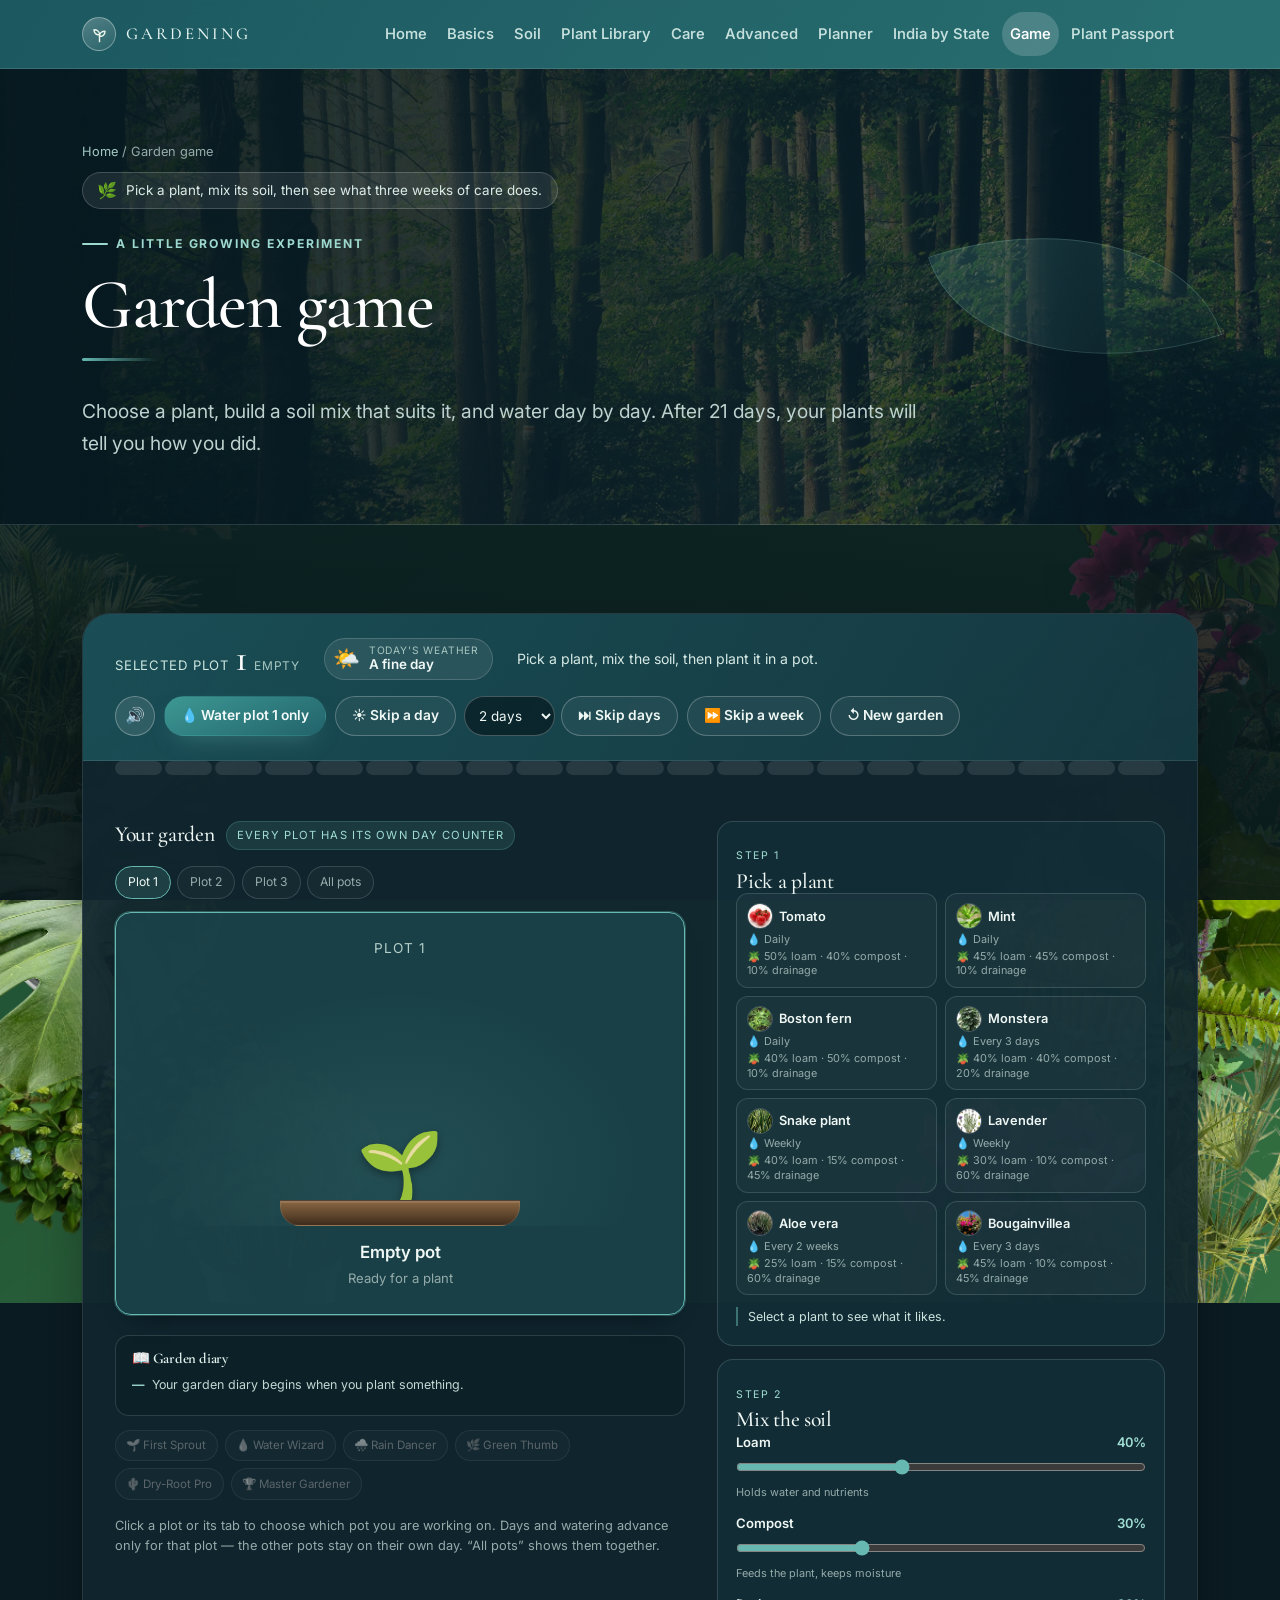
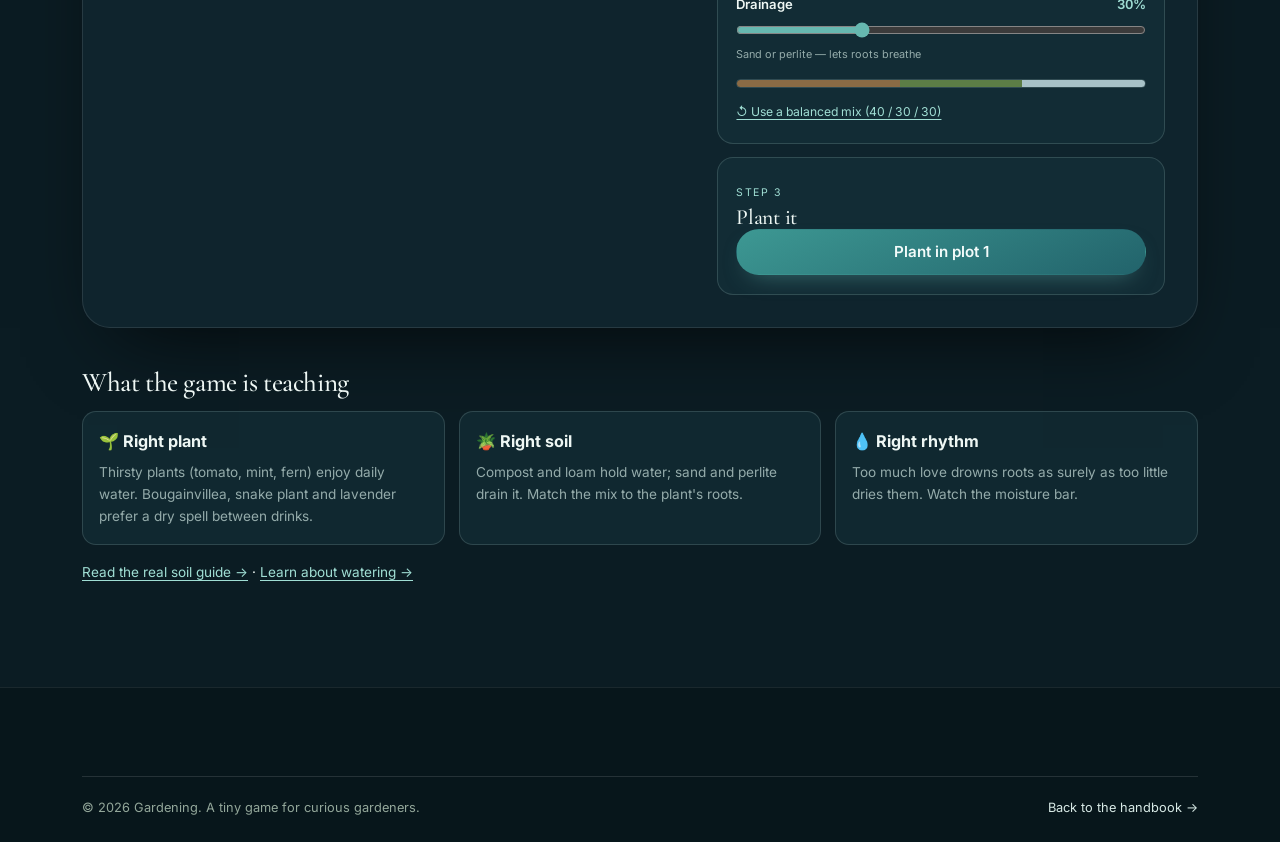
<file: garden-game.html>
<!DOCTYPE html>
<html lang="en" data-theme="light">
<head>
<meta charset="utf-8">
<meta name="viewport" content="width=device-width, initial-scale=1">
<title>Garden Game — Gardening</title>
<meta name="description" content="A small gardening game: choose a plant, mix the soil, water day by day and see what survives three weeks.">
<meta name="theme-color" content="#0b1c23">
<link rel="preconnect" href="https://fonts.googleapis.com">
<link rel="preconnect" href="https://fonts.gstatic.com" crossorigin>
<link href="https://fonts.googleapis.com/css2?family=Cormorant+Garamond:wght@400;500;600&family=Inter:wght@400;500;600;700&display=swap" rel="stylesheet">
<script>document.documentElement.classList.add("js");</script>
<link rel="stylesheet" href="assets/css/style.css">
<link rel="stylesheet" href="assets/css/jungle.css">
<link rel="stylesheet" href="assets/css/game.css">
<link rel="icon" href="data:image/svg+xml,<svg xmlns='http://www.w3.org/2000/svg' viewBox='0 0 32 32'><text y='25' font-size='24'>🌵</text></svg>">
</head>
<body class="jungle-home">
<a class="skip" href="#main">Skip to content</a>

<header class="header" id="siteHeader">
  <div class="wrap header__inner">
    <a class="brand" href="index.html" aria-label="Gardening home">
      <span class="brand__mark" aria-hidden="true">
        <svg viewBox="0 0 24 24" width="19" height="19" fill="none" stroke="currentColor" stroke-width="1.8" stroke-linecap="round" stroke-linejoin="round"><path d="M12 21v-7"/><path d="M12 14c0-4 3-6 7-6 0 4-3 7-7 6Z"/><path d="M12 12C12 8 9 6 5 6c0 4 3 7 7 6Z"/></svg>
      </span>
      <span class="brand__name">Gardening</span>
    </a>
    <nav class="nav" id="siteNav" aria-label="Main navigation">
      <a href="index.html">Home</a>
      <a href="basics.html">Basics</a>
      <a href="soil.html">Soil</a>
      <a href="plants.html">Plant Library</a>
      <a href="care.html">Care</a>
      <a href="advanced.html">Advanced</a>
      <a href="planner.html">Planner</a>
      <a href="india-states.html">India by State</a>
      <a href="garden-game.html" aria-current="page">Game</a>
      <a href="plant-passport.html">Plant Passport</a>
    </nav>
    <div class="header__tools">
      <button class="icon-btn theme-toggle" type="button" aria-pressed="false" aria-label="Switch to dark theme">
        <svg class="sun" viewBox="0 0 24 24" fill="none" stroke="currentColor" stroke-width="1.8" stroke-linecap="round"><circle cx="12" cy="12" r="4"/><path d="M12 2v2M12 20v2M2 12h2M20 12h2M4.9 4.9l1.4 1.4M17.7 17.7l1.4 1.4M19.1 4.9l-1.4 1.4M6.3 17.7l-1.4 1.4"/></svg>
        <svg class="moon" viewBox="0 0 24 24" fill="none" stroke="currentColor" stroke-width="1.8" stroke-linecap="round" stroke-linejoin="round"><path d="M21 12.8A8.5 8.5 0 1 1 11.2 3a6.6 6.6 0 0 0 9.8 9.8Z"/></svg>
      </button>
      <button class="icon-btn nav-toggle" id="navToggle" type="button" aria-expanded="false" aria-controls="siteNav" aria-label="Open menu">
        <svg viewBox="0 0 24 24" fill="none" stroke="currentColor" stroke-width="2" stroke-linecap="round"><path d="M4 7h16M4 12h16M4 17h16"/></svg>
      </button>
    </div>
  </div>
</header>

<main id="main">

<section class="page-head">
  <div class="wrap">
    <p class="breadcrumb"><a href="index.html">Home</a> / Garden game</p>
    <p class="jungle-note"><span aria-hidden="true">🌿</span> Pick a plant, mix its soil, then see what three weeks of care does.</p>
    <span class="eyebrow">A little growing experiment</span>
    <h1>Garden game</h1>
    <p class="lede">Choose a plant, build a soil mix that suits it, and water day by day. After 21 days, your plants will tell you how you did.</p>
  </div>
</section>

<section class="section">
  <div class="wrap">
    <div class="game-shell">

      <div class="game-toolbar">
        <div class="game-day" aria-label="Selected plot">
          <span>Selected</span>
          <span>Plot</span>
          <b id="dayCount">1</b>
          <small id="daySub">day 0 of 21</small>
        </div>
        <div class="game-weather" id="weatherBox" aria-live="polite">
          <span class="game-weather__icon" id="weatherIcon" aria-hidden="true">☀️</span>
          <span class="game-weather__text"><small>Today's weather</small><b id="weatherName">Sunny</b></span>
        </div>
        <p class="game-hint" id="gameHint" role="status" aria-live="polite">Pick a plant, mix the soil, then plant it in a pot.</p>
        <div class="game-actions">
          <button class="icon-btn sound-toggle" id="soundBtn" type="button" aria-pressed="true" aria-label="Mute sounds" title="Sound on">🔊</button>
          <button class="btn btn--primary" id="waterBtn" type="button">💧 Water daily</button>
          <button class="btn btn--ghost" id="skipBtn" type="button">☀️ Skip a day</button>
          <span class="game-skip">
            <label class="sr-only" for="skipDays">Number of days to skip</label>
            <select class="game-select" id="skipDays">
              <option value="2">2 days</option>
              <option value="3">3 days</option>
              <option value="5">5 days</option>
              <option value="7">7 days</option>
              <option value="10">10 days</option>
              <option value="14">14 days</option>
            </select>
            <button class="btn btn--ghost" id="skipManyBtn" type="button">⏭ Skip days</button>
          </span>
          <button class="btn btn--ghost" id="weekBtn" type="button">⏩ Skip a week</button>
          <button class="btn btn--ghost btn--sm" id="resetBtn" type="button">↺ New garden</button>
        </div>
      </div>

      <div class="game-timeline" id="gameTimeline" aria-label="21 day progress"></div>

      <div class="game-main">
        <section class="game-garden" aria-labelledby="gardenTitle">
          <div class="game-garden__head">
            <h2 id="gardenTitle">Your garden</h2>
            <span class="game-pill">Every plot has its own day counter</span>
          </div>
          <div class="plot-tabs" id="plotTabs" role="group" aria-label="Choose which plot to view"></div>
          <div class="plot-grid" id="plots"></div>
          <div class="game-diary" aria-labelledby="diaryTitle">
            <h3 id="diaryTitle"><span aria-hidden="true">📖</span> Garden diary</h3>
            <ul id="diaryList"></ul>
          </div>
          <div class="game-badges" id="badgeList" aria-label="Achievements"></div>
          <p class="game-footnote">Click a plot or its tab to choose which pot you are working on. Days and watering advance only for that plot — the other pots stay on their own day. “All pots” shows them together.</p>
        </section>

        <div class="game-controls">
          <section class="game-card" aria-labelledby="plantStep">
            <span class="game-step">Step 1</span>
            <h2 id="plantStep">Pick a plant</h2>
            <div class="plant-picker" id="plantPicker"></div>
            <p class="plant-tip" id="plantTip" aria-live="polite">Select a plant to see what it likes.</p>
          </section>

          <section class="game-card" aria-labelledby="soilStep">
            <span class="game-step">Step 2</span>
            <h2 id="soilStep">Mix the soil</h2>
            <div class="soil-mix">
              <div class="soil-row">
                <label for="loam">Loam <output id="loamVal">40%</output></label>
                <input type="range" id="loam" min="0" max="100" step="10" value="40">
                <small>Holds water and nutrients</small>
              </div>
              <div class="soil-row">
                <label for="compost">Compost <output id="compostVal">30%</output></label>
                <input type="range" id="compost" min="0" max="100" step="10" value="30">
                <small>Feeds the plant, keeps moisture</small>
              </div>
              <div class="soil-row">
                <label for="drainage">Drainage <output id="drainageVal">30%</output></label>
                <input type="range" id="drainage" min="0" max="100" step="10" value="30">
                <small>Sand or perlite — lets roots breathe</small>
              </div>
            </div>
            <div class="soil-bar" aria-hidden="true">
              <i class="soil-bar__loam" id="barLoam"></i>
              <i class="soil-bar__compost" id="barCompost"></i>
              <i class="soil-bar__drainage" id="barDrainage"></i>
            </div>
            <button class="text-btn" id="balancedBtn" type="button">↺ Use a balanced mix (40 / 30 / 30)</button>
          </section>

          <section class="game-card" aria-labelledby="plantAction">
            <span class="game-step">Step 3</span>
            <h2 id="plantAction">Plant it</h2>
            <button class="btn btn--primary btn--block" id="plantBtn" type="button">Plant in plot 1</button>
          </section>
        </div>
      </div>

      <div class="game-result" id="result" hidden aria-live="polite"></div>
    </div>

    <div class="game-guide">
      <h2>What the game is teaching</h2>
      <div class="game-guide__grid">
        <div><b>🌱 Right plant</b><p>Thirsty plants (tomato, mint, fern) enjoy daily water. Bougainvillea, snake plant and lavender prefer a dry spell between drinks.</p></div>
        <div><b>🪴 Right soil</b><p>Compost and loam hold water; sand and perlite drain it. Match the mix to the plant's roots.</p></div>
        <div><b>💧 Right rhythm</b><p>Too much love drowns roots as surely as too little dries them. Watch the moisture bar.</p></div>
      </div>
      <p><a href="soil.html">Read the real soil guide →</a> · <a href="care.html">Learn about watering →</a></p>
    </div>
  </div>
</section>

</main>

<footer class="footer">
  <div class="wrap">
    <div class="footer__bottom">
      <span>© <span data-year>2026</span> Gardening. A tiny game for curious gardeners.</span>
      <a href="index.html">Back to the handbook →</a>
    </div>
  </div>
</footer>

<script src="assets/js/app.js" defer></script>
<script src="assets/js/game-audio.js" defer></script>
<script src="assets/js/game.js" defer></script>
</body>
</html>
</file>
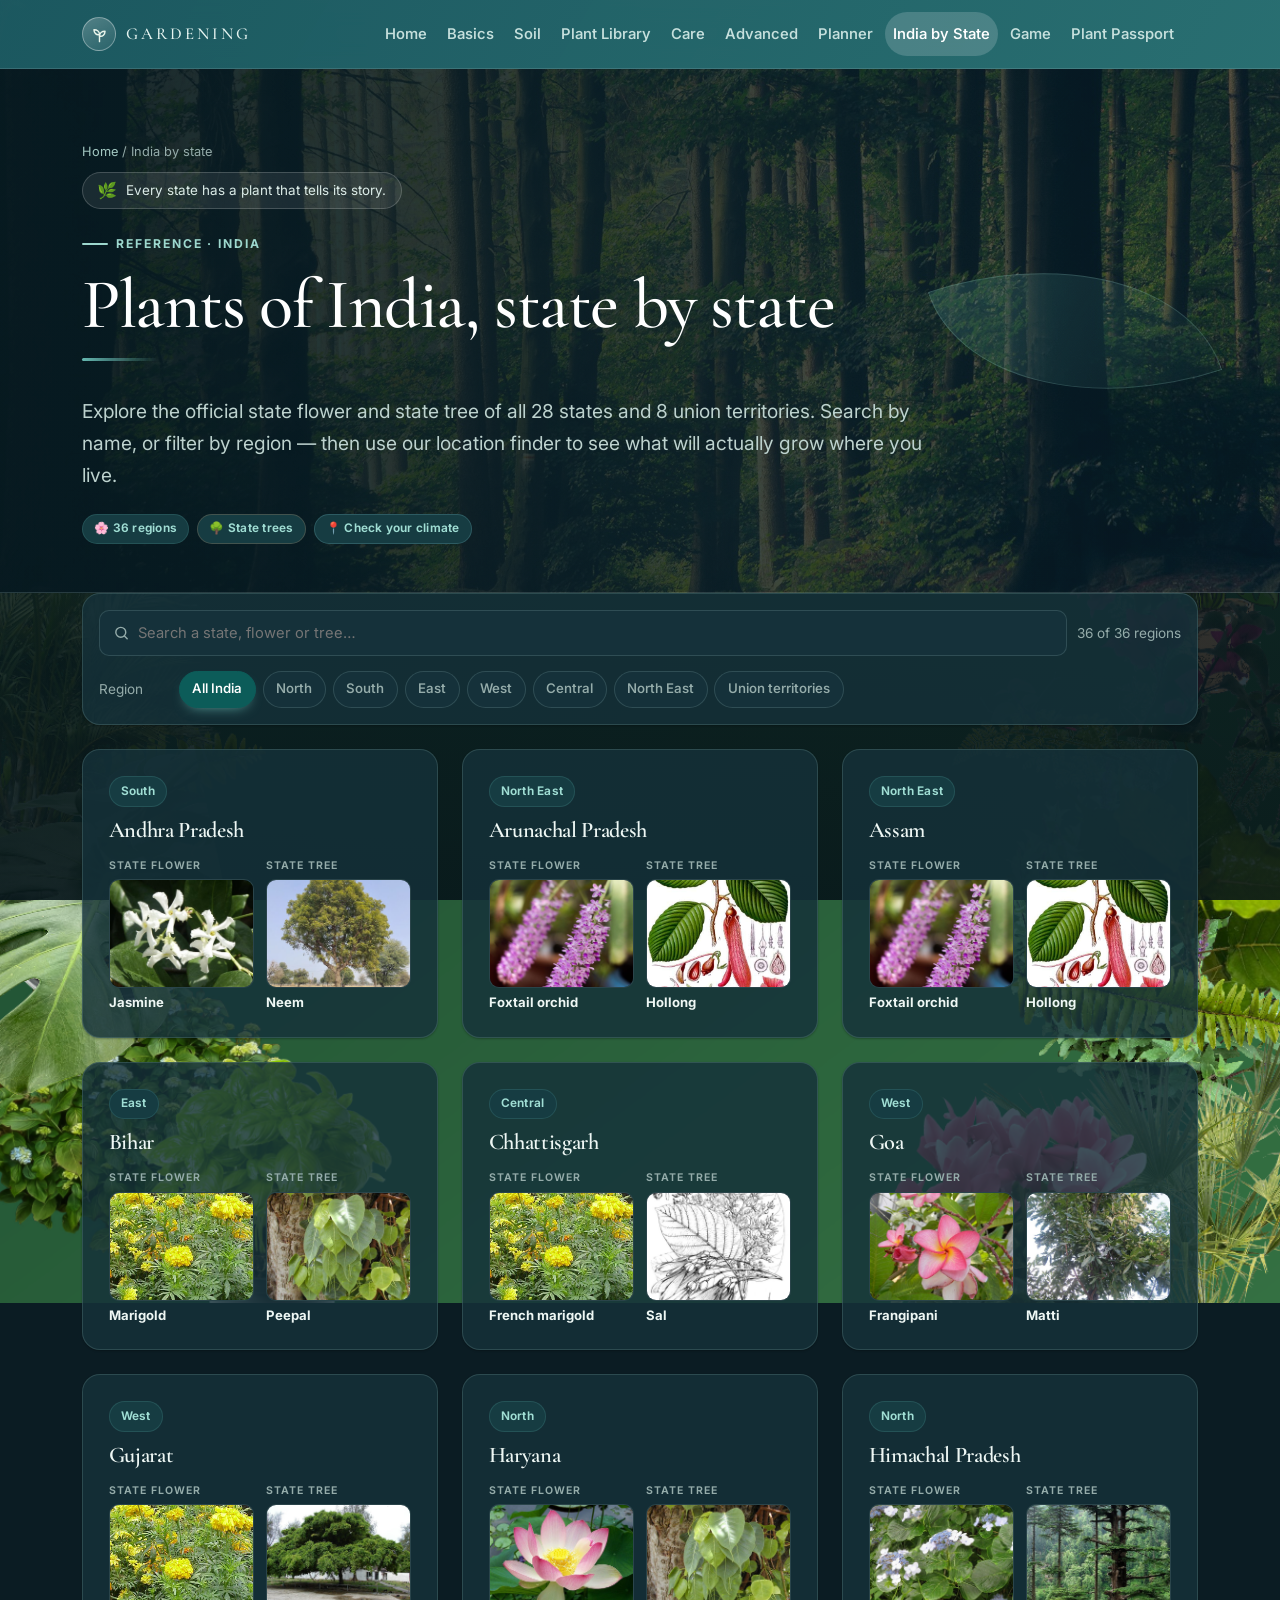
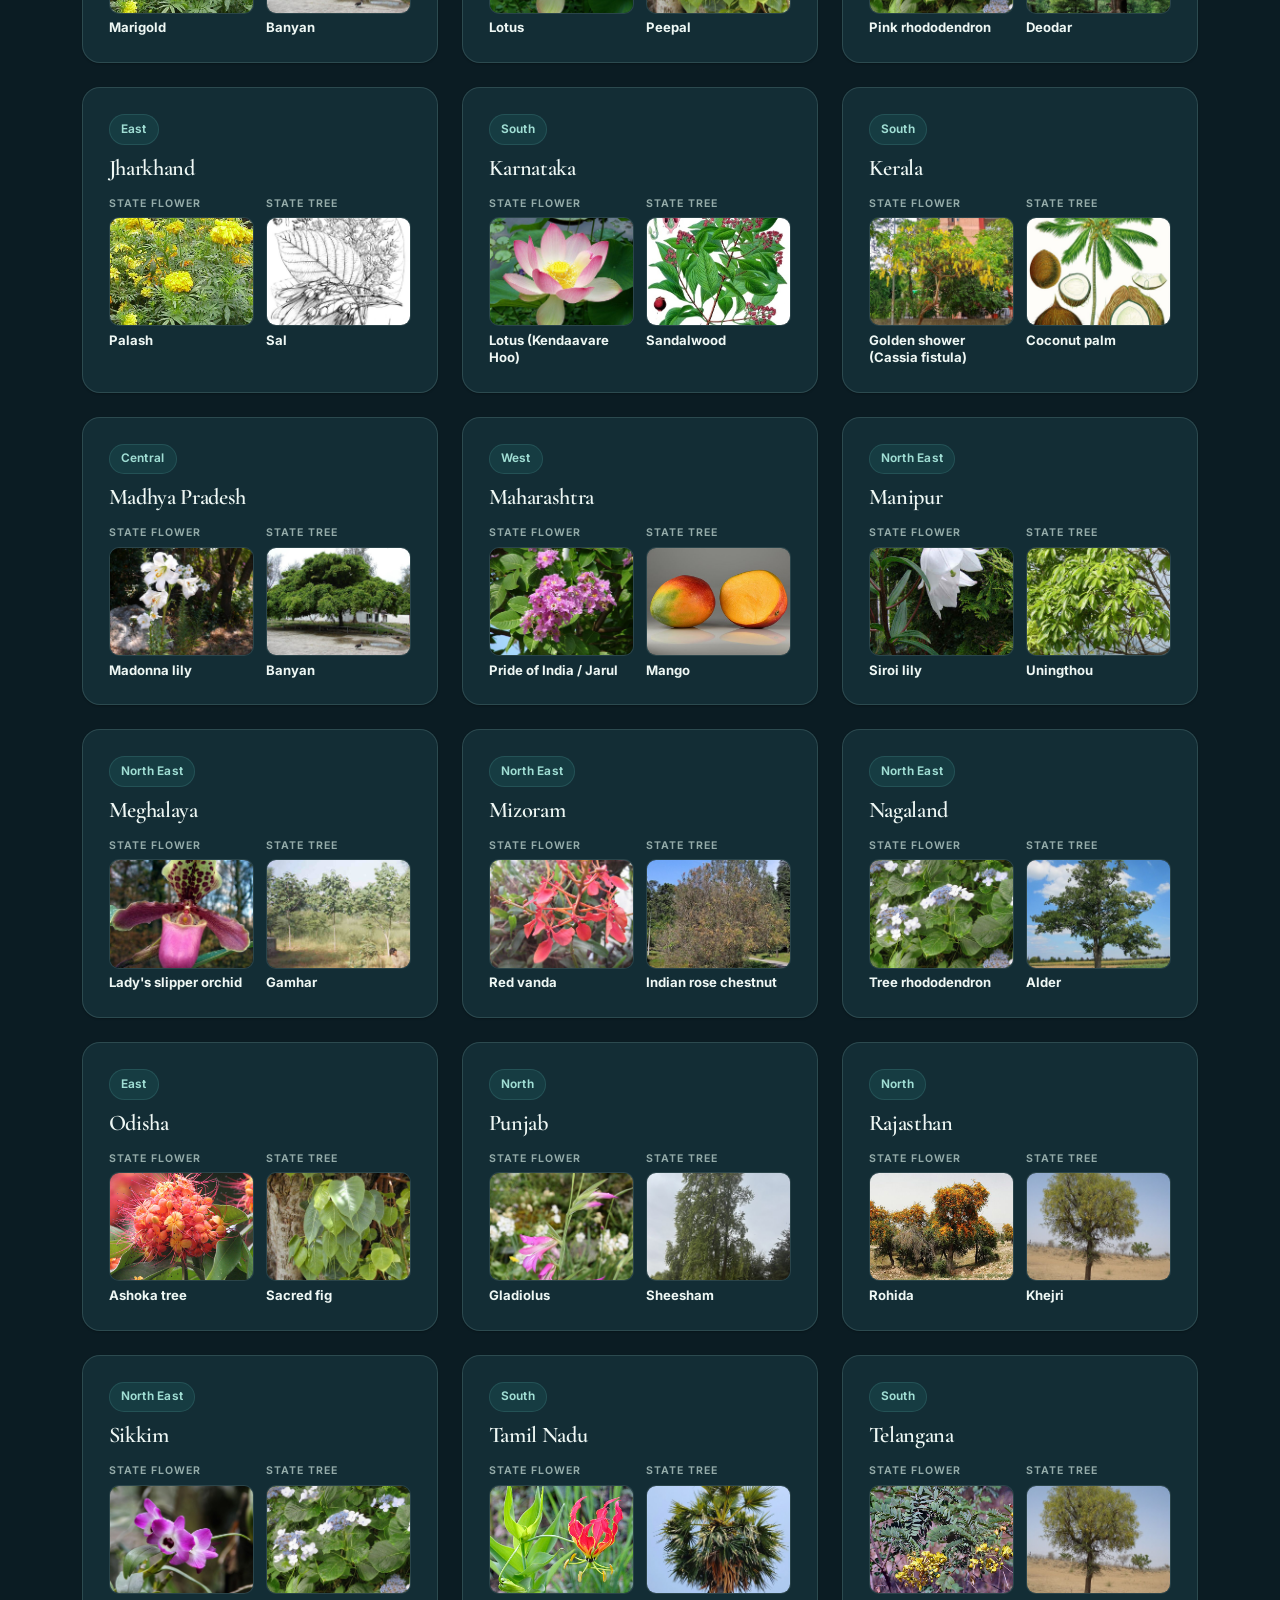
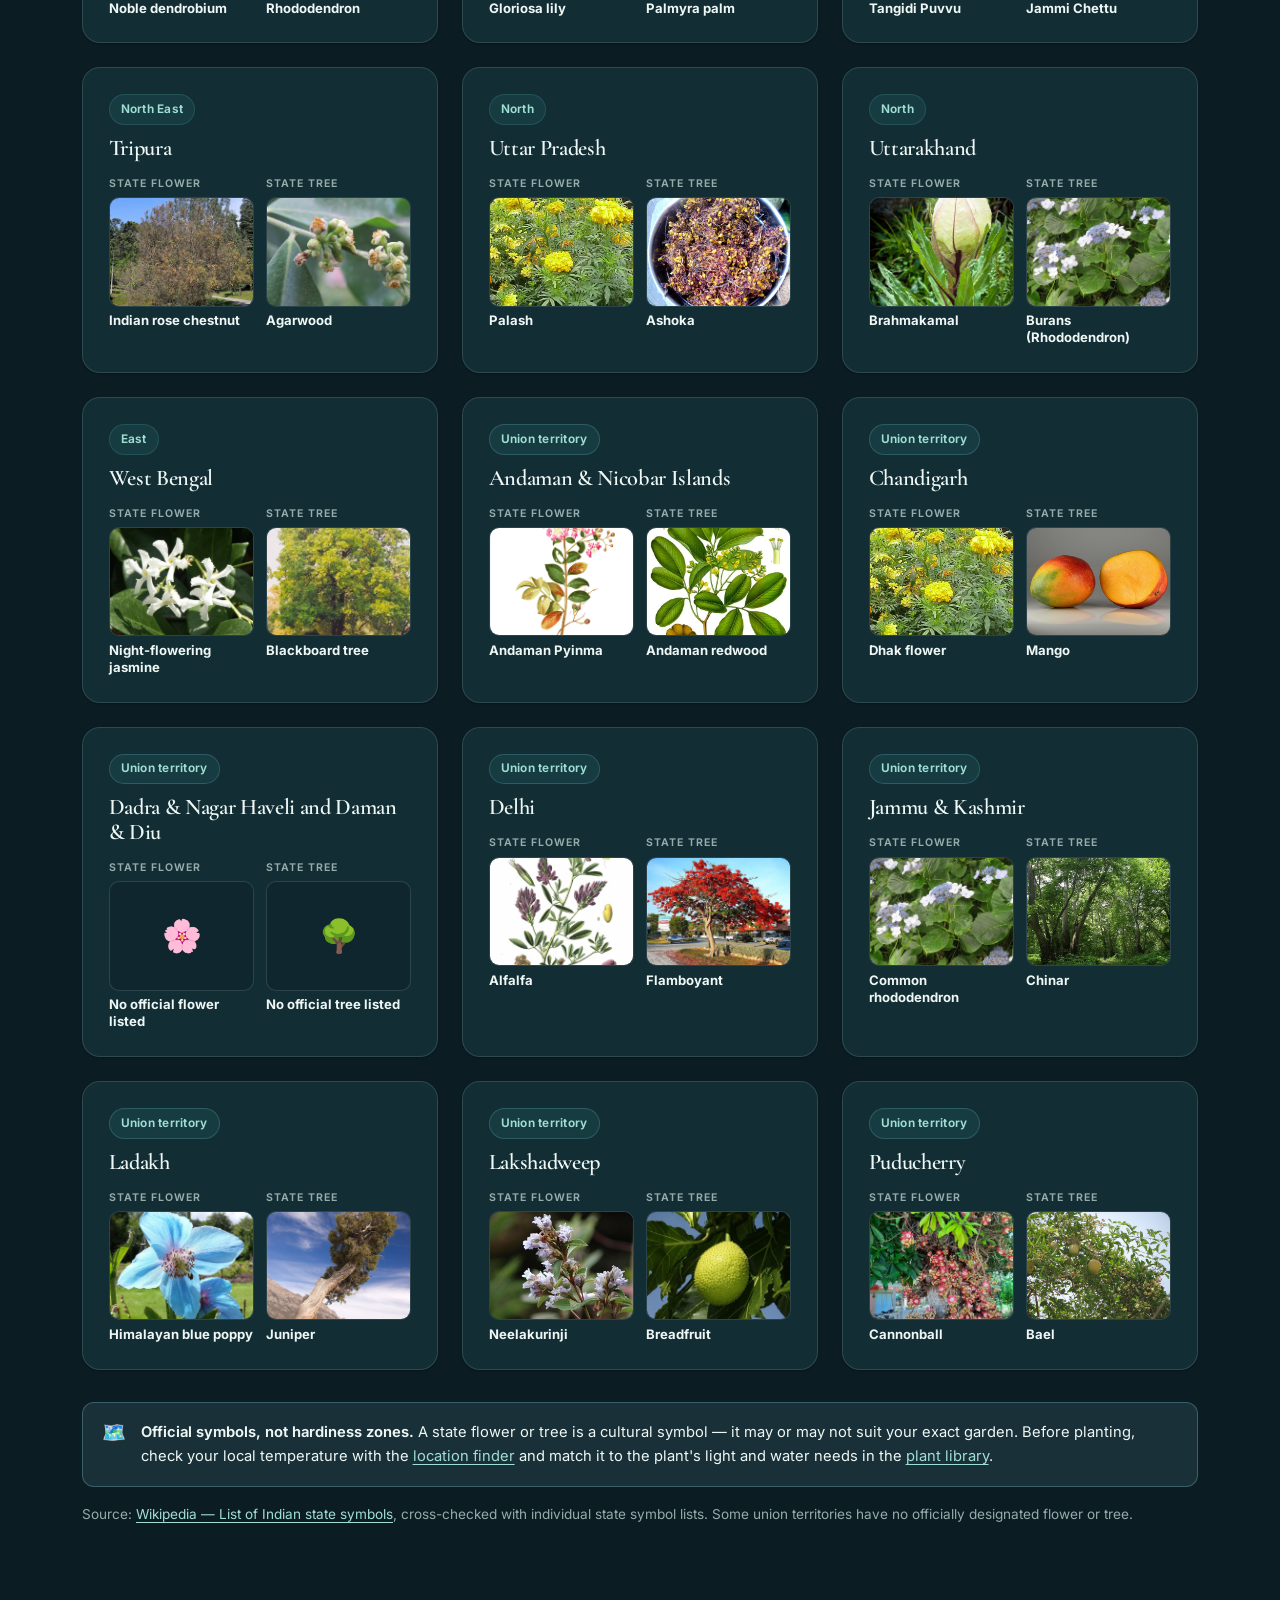
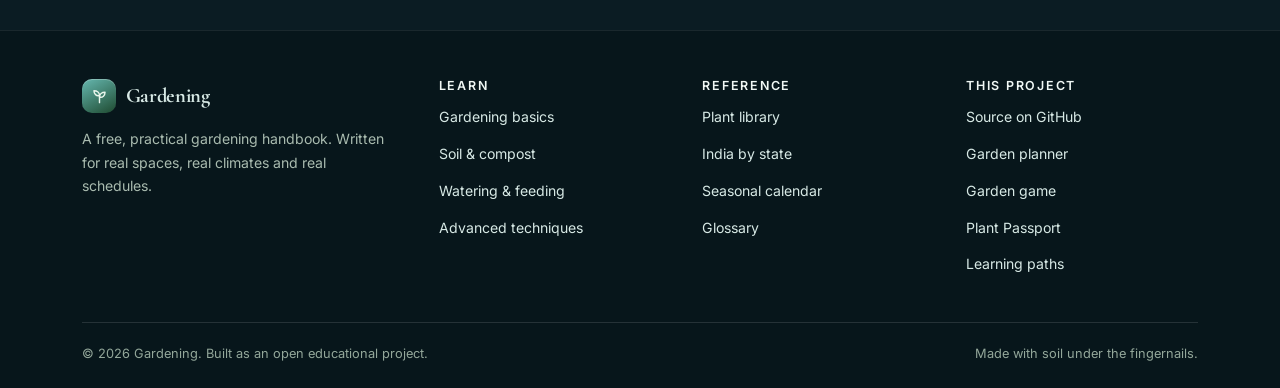
<file: india-states.html>
<!DOCTYPE html>
<html lang="en" data-theme="light">
<head>
<meta charset="utf-8">
<meta name="viewport" content="width=device-width, initial-scale=1">
<title>State Plants of India — Flowers &amp; Trees by State | Gardening</title>
<meta name="description" content="The official state flower and state tree of every Indian state and union territory, with a quick guide to growing your own.">
<meta name="theme-color" content="#fbf8f1">
<link rel="preconnect" href="https://fonts.googleapis.com">
<link rel="preconnect" href="https://fonts.gstatic.com" crossorigin>
<link href="https://fonts.googleapis.com/css2?family=Cormorant+Garamond:wght@400;500;600&family=Fraunces:opsz,wght@9..144,400;9..144,600;9..144,700&family=Inter:wght@400;500;600;700&display=swap" rel="stylesheet">
<script>document.documentElement.classList.add("js");</script>
<link rel="stylesheet" href="assets/css/style.css">
<link rel="stylesheet" href="assets/css/jungle.css">
<link rel="icon" href="data:image/svg+xml,<svg xmlns='http://www.w3.org/2000/svg' viewBox='0 0 32 32'><text y='25' font-size='24'>🌱</text></svg>">
</head>
<body class="jungle-home">
<a class="skip" href="#main">Skip to content</a>

<header class="header" id="siteHeader">
  <div class="wrap header__inner">
    <a class="brand" href="index.html" aria-label="Gardening home">
      <span class="brand__mark" aria-hidden="true"><svg viewBox="0 0 24 24" width="19" height="19" fill="none" stroke="currentColor" stroke-width="1.8" stroke-linecap="round" stroke-linejoin="round"><path d="M12 21v-7"/><path d="M12 14c0-4 3-6 7-6 0 4-3 7-7 6Z"/><path d="M12 12C12 8 9 6 5 6c0 4 3 7 7 6Z"/></svg></span>
      <span class="brand__name">Gardening</span>
    </a>
    <nav class="nav" id="siteNav" aria-label="Main navigation">
      <a href="index.html">Home</a>
      <a href="basics.html">Basics</a>
      <a href="soil.html">Soil</a>
      <a href="plants.html">Plant Library</a>
      <a href="care.html">Care</a>
      <a href="advanced.html">Advanced</a>
      <a href="planner.html">Planner</a>
      <a href="india-states.html" aria-current="page">India by State</a>
      <a href="garden-game.html">Game</a>
      <a href="plant-passport.html">Plant Passport</a>
    </nav>
    <div class="header__tools">
      <button class="icon-btn theme-toggle" type="button" aria-pressed="false" aria-label="Switch to dark theme">
        <svg class="sun" viewBox="0 0 24 24" fill="none" stroke="currentColor" stroke-width="1.8" stroke-linecap="round"><circle cx="12" cy="12" r="4"/><path d="M12 2v2M12 20v2M2 12h2M20 12h2M4.9 4.9l1.4 1.4M17.7 17.7l1.4 1.4M19.1 4.9l-1.4 1.4M6.3 17.7l-1.4 1.4"/></svg>
        <svg class="moon" viewBox="0 0 24 24" fill="none" stroke="currentColor" stroke-width="1.8" stroke-linecap="round" stroke-linejoin="round"><path d="M21 12.8A8.5 8.5 0 1 1 11.2 3a6.6 6.6 0 0 0 9.8 9.8Z"/></svg>
      </button>
      <button class="icon-btn nav-toggle" id="navToggle" type="button" aria-expanded="false" aria-controls="siteNav" aria-label="Open menu">
        <svg viewBox="0 0 24 24" fill="none" stroke="currentColor" stroke-width="2" stroke-linecap="round"><path d="M4 7h16M4 12h16M4 17h16"/></svg>
      </button>
    </div>
  </div>
</header>

<main id="main">

<section class="page-head">
  <div class="wrap">
    <p class="breadcrumb"><a href="index.html">Home</a> / India by state</p>
    <p class="jungle-note"><span aria-hidden="true">🌿</span> Every state has a plant that tells its story.</p>
    <span class="eyebrow">Reference · India</span>
    <h1>Plants of India, state by state</h1>
    <p class="lede">Explore the official state flower and state tree of all 28 states and 8 union territories.
      Search by name, or filter by region — then use our location finder to see what will actually grow where you live.</p>
    <div class="hero-mini">
      <span class="pill">🌸 36 regions</span>
      <span class="pill pill--accent">🌳 State trees</span>
      <span class="pill pill--sky">📍 Check your climate</span>
    </div>
  </div>
</section>

<section class="section" style="padding-top:0">
  <div class="wrap">

    <h2 class="sr-only">States and union territories</h2>
    <div class="filterbar">
      <div class="filterbar__row">
        <div class="field">
          <svg viewBox="0 0 24 24" fill="none" stroke="currentColor" stroke-width="2" stroke-linecap="round" aria-hidden="true"><circle cx="11" cy="11" r="7"/><path d="m20 20-3.5-3.5"/></svg>
          <label class="sr-only" for="stateSearch" style="position:absolute;left:-9999px">Search states and plants</label>
          <input class="input" id="stateSearch" type="search" placeholder="Search a state, flower or tree…" autocomplete="off">
        </div>
        <span class="result-count" id="stateCount" aria-live="polite">36 of 36 regions</span>
      </div>
      <div class="filterbar__row">
        <span class="small muted" style="min-width:70px">Region</span>
        <div class="chips" role="group" aria-label="Filter by region">
          <button class="chip" type="button" data-region="All" aria-pressed="true">All India</button>
          <button class="chip" type="button" data-region="North" aria-pressed="false">North</button>
          <button class="chip" type="button" data-region="South" aria-pressed="false">South</button>
          <button class="chip" type="button" data-region="East" aria-pressed="false">East</button>
          <button class="chip" type="button" data-region="West" aria-pressed="false">West</button>
          <button class="chip" type="button" data-region="Central" aria-pressed="false">Central</button>
          <button class="chip" type="button" data-region="North East" aria-pressed="false">North East</button>
          <button class="chip" type="button" data-region="Union territory" aria-pressed="false">Union territories</button>
        </div>
      </div>
    </div>

    <div class="grid grid--3" id="stateGrid" style="margin-top:1.5rem"></div>

    <div class="callout callout--info" style="margin-top:2rem">
      <span class="callout__icon" aria-hidden="true">🗺️</span>
      <div>
        <p><strong>Official symbols, not hardiness zones.</strong> A state flower or tree is a cultural symbol — it may
          or may not suit your exact garden. Before planting, check your local temperature with the
          <a href="care.html#localPlants">location finder</a> and match it to the plant's light and water needs in the
          <a href="plants.html">plant library</a>.</p>
      </div>
    </div>

    <p class="small muted" style="margin-top:1rem">
      Source: <a href="https://en.wikipedia.org/wiki/List_of_Indian_state_symbols" target="_blank" rel="noopener noreferrer">Wikipedia — List of Indian state symbols</a>,
      cross-checked with individual state symbol lists. Some union territories have no officially designated flower or tree.
    </p>

  </div>
</section>

</main>

<footer class="footer">
  <div class="wrap">
    <div class="footer__grid">
      <div>
        <a class="brand" href="index.html"><span class="brand__mark" aria-hidden="true"><svg viewBox="0 0 24 24" width="19" height="19" fill="none" stroke="currentColor" stroke-width="1.8" stroke-linecap="round" stroke-linejoin="round"><path d="M12 21v-7"/><path d="M12 14c0-4 3-6 7-6 0 4-3 7-7 6Z"/><path d="M12 12C12 8 9 6 5 6c0 4 3 7 7 6Z"/></svg></span><span class="brand__name">Gardening</span></a>
        <p class="footer__blurb">A free, practical gardening handbook. Written for real spaces, real climates and real schedules.</p>
      </div>
      <div><h3>Learn</h3><ul><li><a href="basics.html">Gardening basics</a></li><li><a href="soil.html">Soil &amp; compost</a></li><li><a href="care.html">Watering &amp; feeding</a></li><li><a href="advanced.html">Advanced techniques</a></li></ul></div>
      <div><h3>Reference</h3><ul><li><a href="plants.html">Plant library</a></li><li><a href="india-states.html">India by state</a></li><li><a href="care.html#calendar">Seasonal calendar</a></li><li><a href="basics.html#glossary">Glossary</a></li></ul></div>
      <div><h3>This project</h3><ul><li><a href="https://github.com/uday17/garden-guide">Source on GitHub</a></li><li><a href="planner.html">Garden planner</a></li>
<li><a href="garden-game.html">Garden game</a></li>
<li><a href="plant-passport.html">Plant Passport</a></li><li><a href="index.html#paths">Learning paths</a></li></ul></div>
    </div>
    <div class="footer__bottom"><span>© <span data-year>2026</span> Gardening. Built as an open educational project.</span><span>Made with soil under the fingernails.</span></div>
  </div>
</footer>

<button class="to-top" id="toTop" type="button" aria-label="Back to top"><svg viewBox="0 0 24 24" width="20" height="20" fill="none" stroke="currentColor" stroke-width="2" stroke-linecap="round" stroke-linejoin="round"><path d="M12 19V5M6 11l6-6 6 6"/></svg></button>
<script src="assets/js/state-plant-images.js" defer></script>
<script src="assets/js/state-plants.js" defer></script>
<script src="assets/js/app.js" defer></script>
</body>
</html>
</file>
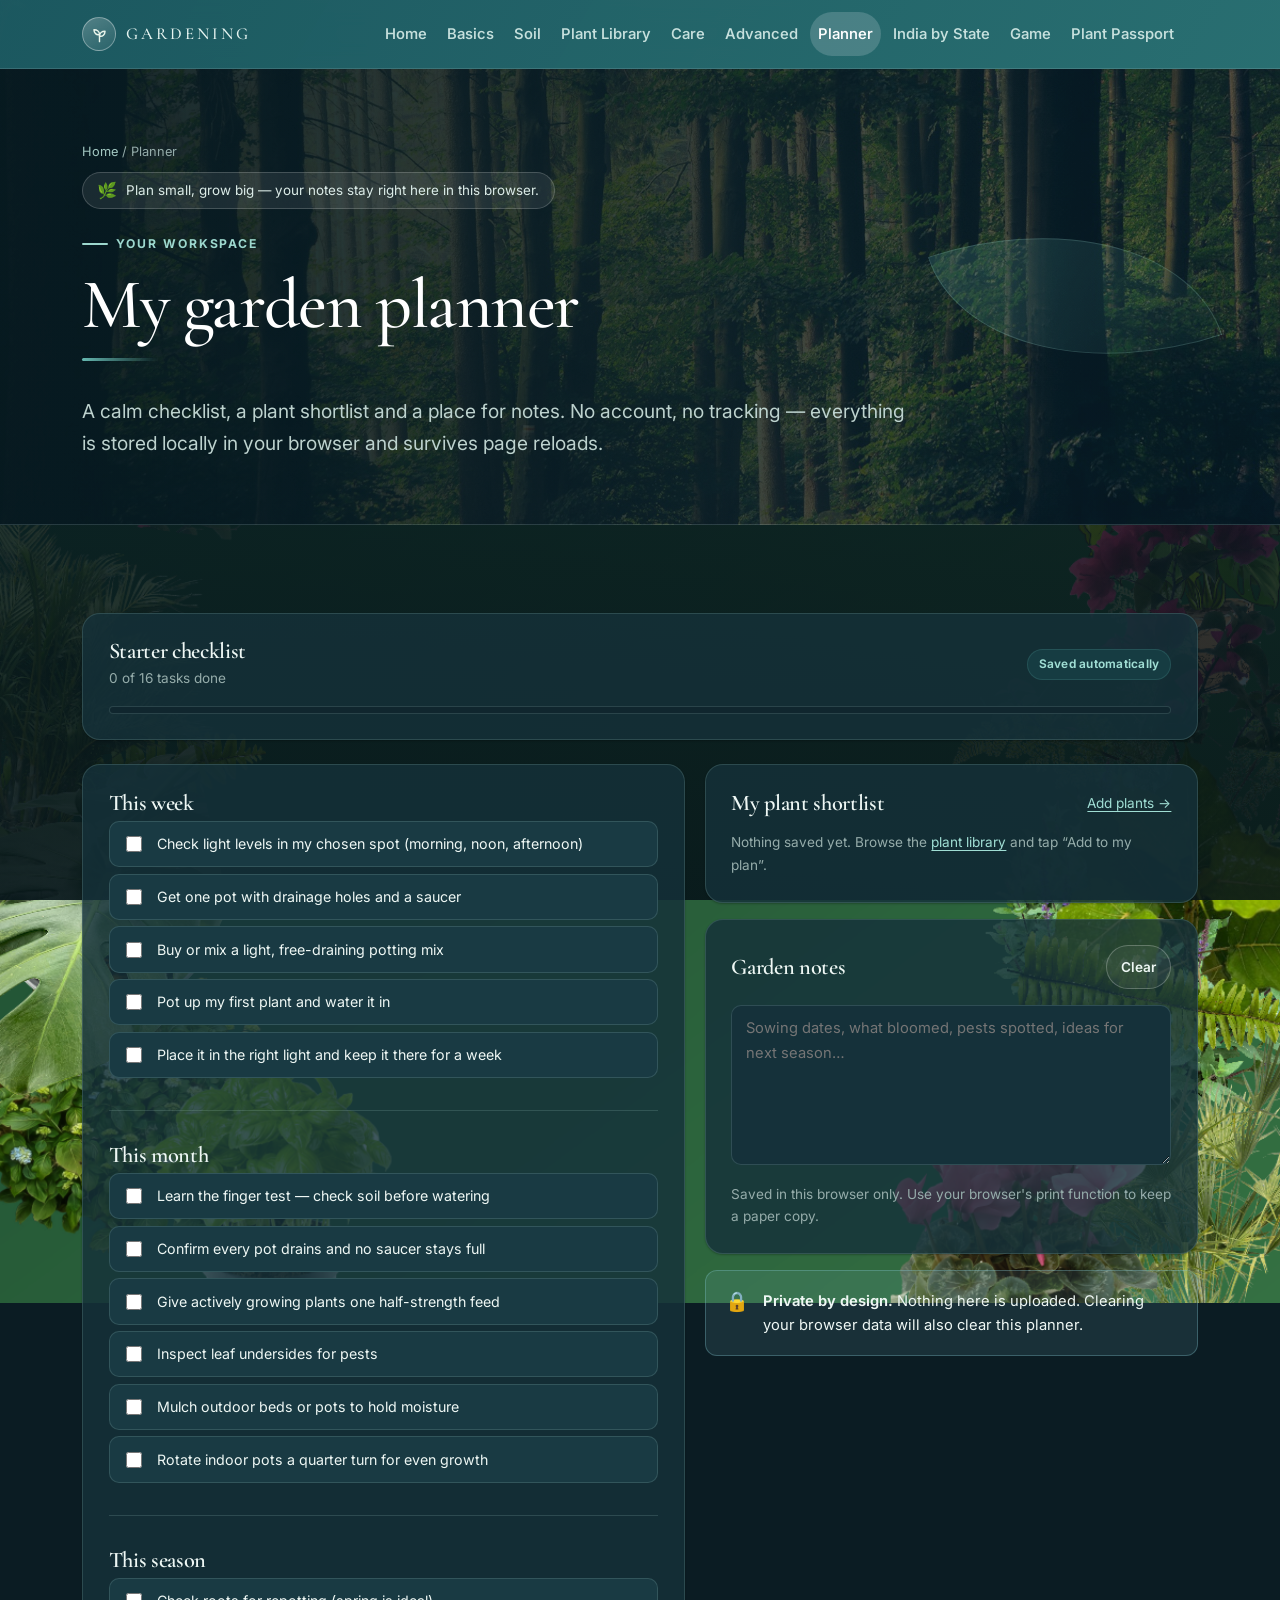
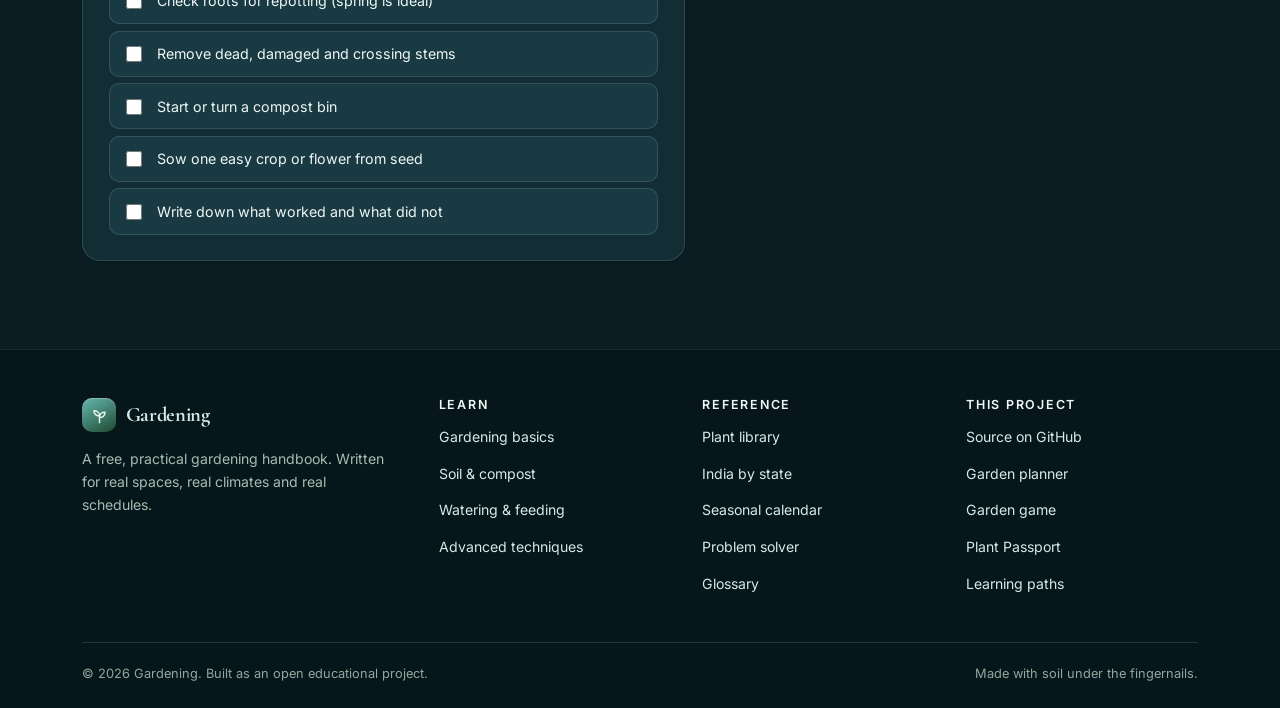
<file: planner.html>
<!DOCTYPE html>
<html lang="en" data-theme="light">
<head>
<meta charset="utf-8">
<meta name="viewport" content="width=device-width, initial-scale=1">
<title>My Garden Planner — Tasks, Shortlist &amp; Notes | Gardening</title>
<meta name="description" content="A simple offline garden planner: tick off seasonal tasks, save plants to your shortlist and keep growing notes. Everything stays in your browser.">
<meta name="theme-color" content="#fbf8f1">
<link rel="preconnect" href="https://fonts.googleapis.com">
<link rel="preconnect" href="https://fonts.gstatic.com" crossorigin>
<link href="https://fonts.googleapis.com/css2?family=Cormorant+Garamond:wght@400;500;600&family=Fraunces:opsz,wght@9..144,400;9..144,600;9..144,700&family=Inter:wght@400;500;600;700&display=swap" rel="stylesheet">
<script>document.documentElement.classList.add("js");</script>
<link rel="stylesheet" href="assets/css/style.css">
<link rel="stylesheet" href="assets/css/jungle.css">
<link rel="icon" href="data:image/svg+xml,<svg xmlns='http://www.w3.org/2000/svg' viewBox='0 0 32 32'><text y='25' font-size='24'>🌱</text></svg>">
</head>
<body class="jungle-home">
<a class="skip" href="#main">Skip to content</a>

<header class="header" id="siteHeader">
  <div class="wrap header__inner">
    <a class="brand" href="index.html" aria-label="Gardening home">
      <span class="brand__mark" aria-hidden="true"><svg viewBox="0 0 24 24" width="19" height="19" fill="none" stroke="currentColor" stroke-width="1.8" stroke-linecap="round" stroke-linejoin="round"><path d="M12 21v-7"/><path d="M12 14c0-4 3-6 7-6 0 4-3 7-7 6Z"/><path d="M12 12C12 8 9 6 5 6c0 4 3 7 7 6Z"/></svg></span>
      <span class="brand__name">Gardening</span>
    </a>
    <nav class="nav" id="siteNav" aria-label="Main navigation">
      <a href="index.html">Home</a>
      <a href="basics.html">Basics</a>
      <a href="soil.html">Soil</a>
      <a href="plants.html">Plant Library</a>
      <a href="care.html">Care</a>
      <a href="advanced.html">Advanced</a>
      <a href="planner.html" aria-current="page">Planner</a>
      <a href="india-states.html">India by State</a>
      <a href="garden-game.html">Game</a>
      <a href="plant-passport.html">Plant Passport</a>
    </nav>
    <div class="header__tools">
      <button class="icon-btn theme-toggle" type="button" aria-pressed="false" aria-label="Switch to dark theme">
        <svg class="sun" viewBox="0 0 24 24" fill="none" stroke="currentColor" stroke-width="1.8" stroke-linecap="round"><circle cx="12" cy="12" r="4"/><path d="M12 2v2M12 20v2M2 12h2M20 12h2M4.9 4.9l1.4 1.4M17.7 17.7l1.4 1.4M19.1 4.9l-1.4 1.4M6.3 17.7l-1.4 1.4"/></svg>
        <svg class="moon" viewBox="0 0 24 24" fill="none" stroke="currentColor" stroke-width="1.8" stroke-linecap="round" stroke-linejoin="round"><path d="M21 12.8A8.5 8.5 0 1 1 11.2 3a6.6 6.6 0 0 0 9.8 9.8Z"/></svg>
      </button>
      <button class="icon-btn nav-toggle" id="navToggle" type="button" aria-expanded="false" aria-controls="siteNav" aria-label="Open menu">
        <svg viewBox="0 0 24 24" fill="none" stroke="currentColor" stroke-width="2" stroke-linecap="round"><path d="M4 7h16M4 12h16M4 17h16"/></svg>
      </button>
    </div>
  </div>
</header>

<main id="main">

<section class="page-head">
  <div class="wrap">
    <p class="breadcrumb"><a href="index.html">Home</a> / Planner</p>
    <p class="jungle-note"><span aria-hidden="true">🌿</span> Plan small, grow big — your notes stay right here in this browser.</p>
    <span class="eyebrow">Your workspace</span>
    <h1>My garden planner</h1>
    <p class="lede">A calm checklist, a plant shortlist and a place for notes. No account, no tracking —
      everything is stored locally in your browser and survives page reloads.</p>
  </div>
</section>

<section class="section">
  <div class="wrap">

    <h2 class="sr-only">Your plan</h2>
    <div class="card" style="margin-bottom:1.5rem">
      <div style="display:flex;flex-wrap:wrap;gap:1rem;align-items:center;justify-content:space-between">
        <div>
          <h3 style="margin-bottom:.2rem">Starter checklist</h3>
          <p class="small muted mb-0" id="taskProgressLabel">0 of 16 tasks done</p>
        </div>
        <span class="pill">Saved automatically</span>
      </div>
      <div class="progress" style="margin-top:1rem" role="progressbar" aria-label="Task completion">
        <i id="taskProgress"></i>
      </div>
    </div>

    <div class="planner-grid">

      <div class="card">
        <h3>This week</h3>
        <div class="checklist">
          <label class="check"><input type="checkbox" data-task="light"><span>Check light levels in my chosen spot (morning, noon, afternoon)</span></label>
          <label class="check"><input type="checkbox" data-task="pot"><span>Get one pot with drainage holes and a saucer</span></label>
          <label class="check"><input type="checkbox" data-task="mix"><span>Buy or mix a light, free-draining potting mix</span></label>
          <label class="check"><input type="checkbox" data-task="plant"><span>Pot up my first plant and water it in</span></label>
          <label class="check"><input type="checkbox" data-task="place"><span>Place it in the right light and keep it there for a week</span></label>
        </div>

        <hr class="hr">

        <h3>This month</h3>
        <div class="checklist">
          <label class="check"><input type="checkbox" data-task="finger"><span>Learn the finger test — check soil before watering</span></label>
          <label class="check"><input type="checkbox" data-task="drain"><span>Confirm every pot drains and no saucer stays full</span></label>
          <label class="check"><input type="checkbox" data-task="feed"><span>Give actively growing plants one half-strength feed</span></label>
          <label class="check"><input type="checkbox" data-task="pests"><span>Inspect leaf undersides for pests</span></label>
          <label class="check"><input type="checkbox" data-task="mulch"><span>Mulch outdoor beds or pots to hold moisture</span></label>
          <label class="check"><input type="checkbox" data-task="rotate"><span>Rotate indoor pots a quarter turn for even growth</span></label>
        </div>

        <hr class="hr">

        <h3>This season</h3>
        <div class="checklist">
          <label class="check"><input type="checkbox" data-task="repot"><span>Check roots for repotting (spring is ideal)</span></label>
          <label class="check"><input type="checkbox" data-task="prune"><span>Remove dead, damaged and crossing stems</span></label>
          <label class="check"><input type="checkbox" data-task="compost"><span>Start or turn a compost bin</span></label>
          <label class="check"><input type="checkbox" data-task="seed"><span>Sow one easy crop or flower from seed</span></label>
          <label class="check"><input type="checkbox" data-task="record"><span>Write down what worked and what did not</span></label>
        </div>
      </div>

      <div class="stack">
        <div class="card">
          <div style="display:flex;align-items:center;justify-content:space-between;gap:1rem">
            <h3 style="margin:0">My plant shortlist</h3>
            <a class="small" href="plants.html">Add plants →</a>
          </div>
          <div class="wishlist" id="wishlist" style="margin-top:1rem"></div>
        </div>

        <div class="card">
          <div style="display:flex;align-items:center;justify-content:space-between;gap:1rem">
            <h3 style="margin:0">Garden notes</h3>
            <button class="btn btn--ghost btn--sm" type="button" id="clearNotes">Clear</button>
          </div>
          <label class="sr-only" for="gardenNotes" style="position:absolute;left:-9999px">Garden notes</label>
          <textarea class="textarea notes" id="gardenNotes" placeholder="Sowing dates, what bloomed, pests spotted, ideas for next season…" style="margin-top:1rem"></textarea>
          <p class="small muted" style="margin:.6rem 0 0">Saved in this browser only. Use your browser's print function to keep a paper copy.</p>
        </div>

        <div class="callout callout--info">
          <span class="callout__icon" aria-hidden="true">🔒</span>
          <div><p><strong>Private by design.</strong> Nothing here is uploaded. Clearing your browser data will also clear this planner.</p></div>
        </div>
      </div>

    </div>

  </div>
</section>

</main>

<footer class="footer">
  <div class="wrap">
    <div class="footer__grid">
      <div>
        <a class="brand" href="index.html"><span class="brand__mark" aria-hidden="true"><svg viewBox="0 0 24 24" width="19" height="19" fill="none" stroke="currentColor" stroke-width="1.8" stroke-linecap="round" stroke-linejoin="round"><path d="M12 21v-7"/><path d="M12 14c0-4 3-6 7-6 0 4-3 7-7 6Z"/><path d="M12 12C12 8 9 6 5 6c0 4 3 7 7 6Z"/></svg></span><span class="brand__name">Gardening</span></a>
        <p class="footer__blurb">A free, practical gardening handbook. Written for real spaces, real climates and real schedules.</p>
      </div>
      <div><h3>Learn</h3><ul><li><a href="basics.html">Gardening basics</a></li><li><a href="soil.html">Soil &amp; compost</a></li><li><a href="care.html">Watering &amp; feeding</a></li><li><a href="advanced.html">Advanced techniques</a></li></ul></div>
      <div><h3>Reference</h3><ul><li><a href="plants.html">Plant library</a></li><li><a href="india-states.html">India by state</a></li><li><a href="care.html#calendar">Seasonal calendar</a></li><li><a href="care.html#troubleshooting">Problem solver</a></li><li><a href="basics.html#glossary">Glossary</a></li></ul></div>
      <div><h3>This project</h3><ul><li><a href="https://github.com/uday17/garden-guide">Source on GitHub</a></li><li><a href="planner.html">Garden planner</a></li>
<li><a href="garden-game.html">Garden game</a></li>
<li><a href="plant-passport.html">Plant Passport</a></li><li><a href="index.html#paths">Learning paths</a></li></ul></div>
    </div>
    <div class="footer__bottom"><span>© <span data-year>2026</span> Gardening. Built as an open educational project.</span><span>Made with soil under the fingernails.</span></div>
  </div>
</footer>

<button class="to-top" id="toTop" type="button" aria-label="Back to top"><svg viewBox="0 0 24 24" width="20" height="20" fill="none" stroke="currentColor" stroke-width="2" stroke-linecap="round" stroke-linejoin="round"><path d="M12 19V5M6 11l6-6 6 6"/></svg></button>
<script src="assets/js/plants-data.js" defer></script>
<script src="assets/js/plant-images.js" defer></script>
<script src="assets/js/app.js" defer></script>
</body>
</html>
</file>
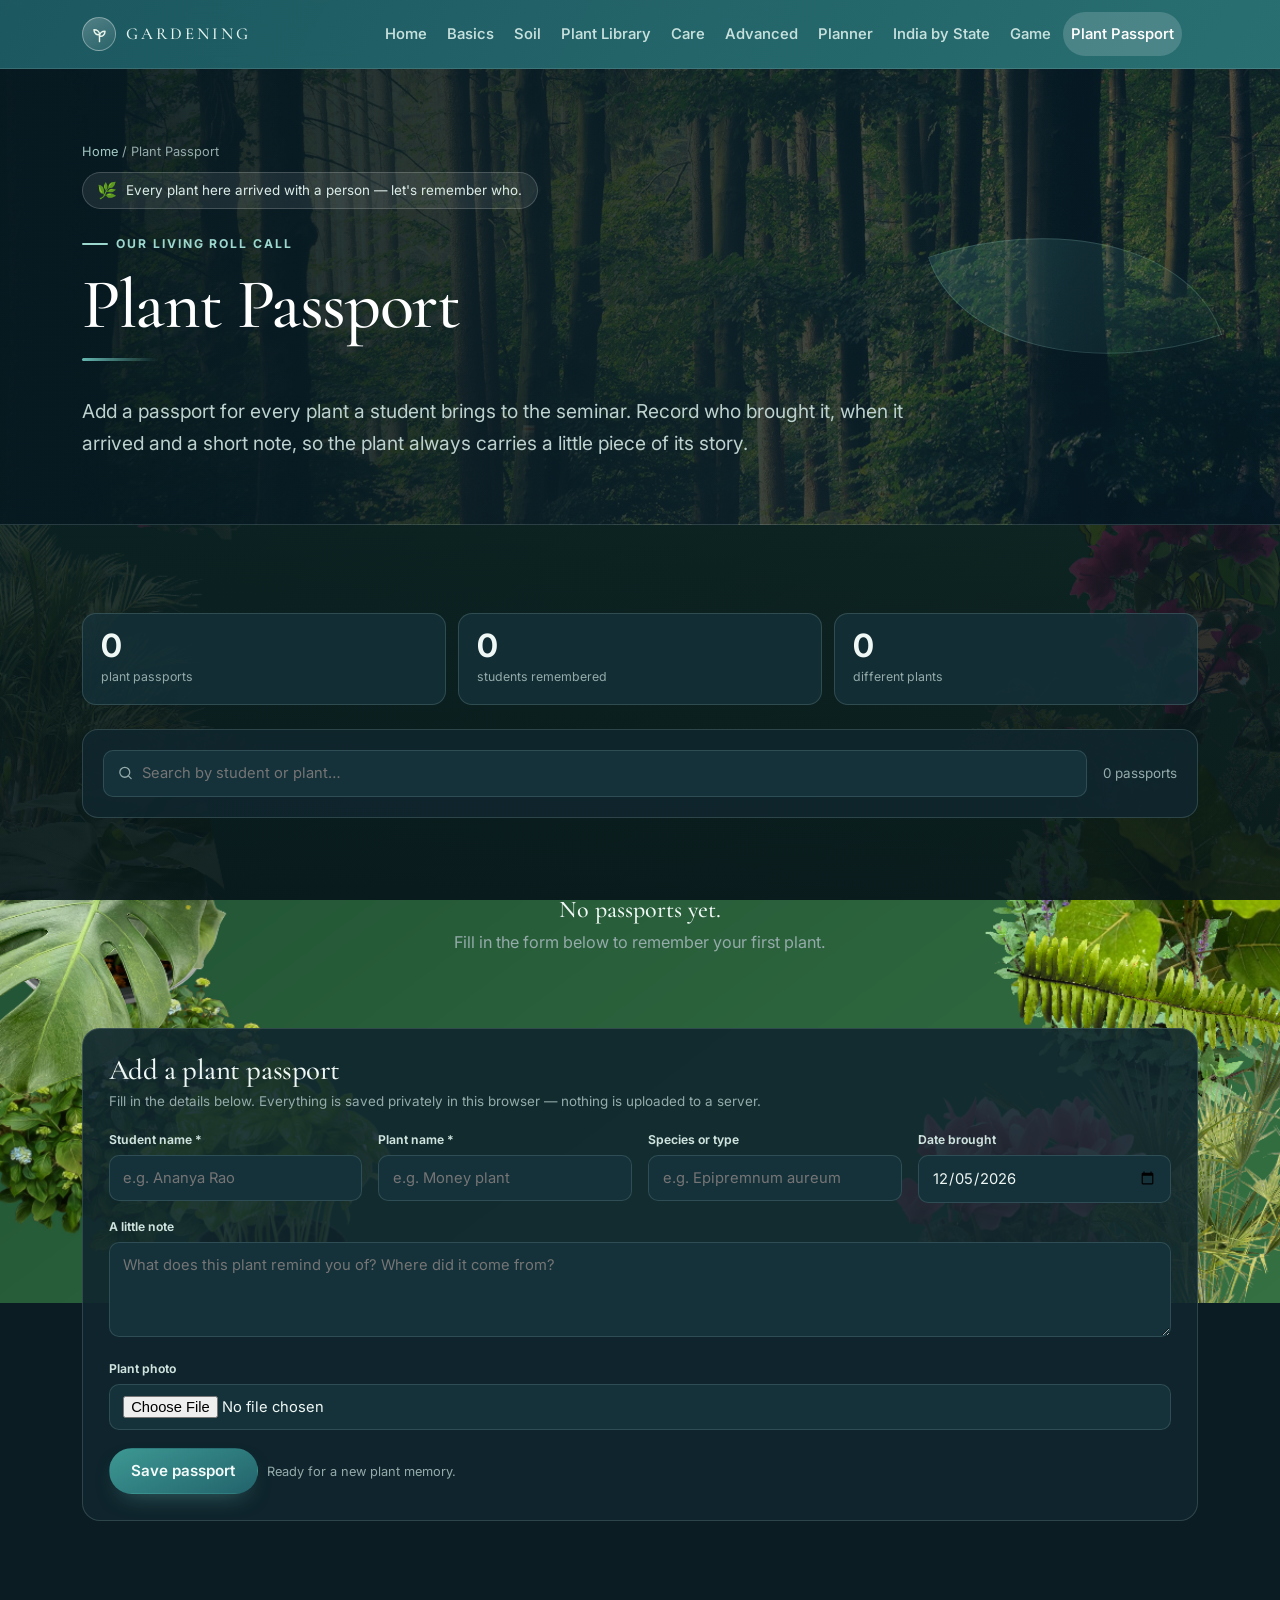
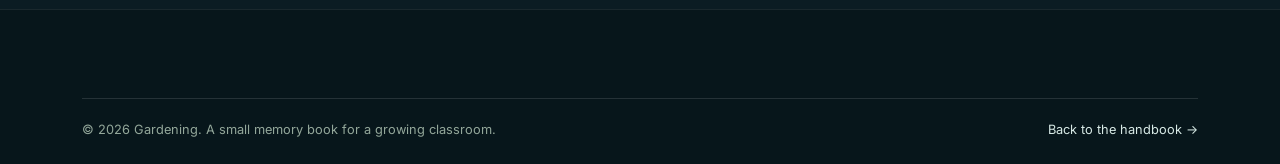
<file: plant-passport.html>
<!DOCTYPE html>
<html lang="en" data-theme="light">
<head>
<meta charset="utf-8">
<meta name="viewport" content="width=device-width, initial-scale=1">
<title>Plant Passport — Gardening</title>
<meta name="description" content="A living memory of every plant brought by a student: who brought it, when it arrived and what it means.">
<meta name="theme-color" content="#0b1c23">
<link rel="preconnect" href="https://fonts.googleapis.com">
<link rel="preconnect" href="https://fonts.gstatic.com" crossorigin>
<link href="https://fonts.googleapis.com/css2?family=Cormorant+Garamond:wght@400;500;600&family=Fraunces:opsz,wght@9..144,400;9..144,600;9..144,700&family=Inter:wght@400;500;600;700&display=swap" rel="stylesheet">
<script>document.documentElement.classList.add("js");</script>
<link rel="stylesheet" href="assets/css/style.css">
<link rel="stylesheet" href="assets/css/jungle.css">
<link rel="stylesheet" href="assets/css/passport.css">
<link rel="icon" href="data:image/svg+xml,<svg xmlns='http://www.w3.org/2000/svg' viewBox='0 0 32 32'><text y='25' font-size='24'>🌿</text></svg>">
</head>
<body class="jungle-home">
<a class="skip" href="#main">Skip to content</a>

<header class="header" id="siteHeader">
  <div class="wrap header__inner">
    <a class="brand" href="index.html" aria-label="Gardening home">
      <span class="brand__mark" aria-hidden="true">
        <svg viewBox="0 0 24 24" width="19" height="19" fill="none" stroke="currentColor" stroke-width="1.8" stroke-linecap="round" stroke-linejoin="round"><path d="M12 21v-7"/><path d="M12 14c0-4 3-6 7-6 0 4-3 7-7 6Z"/><path d="M12 12C12 8 9 6 5 6c0 4 3 7 7 6Z"/></svg>
      </span>
      <span class="brand__name">Gardening</span>
    </a>
    <nav class="nav" id="siteNav" aria-label="Main navigation">
      <a href="index.html">Home</a>
      <a href="basics.html">Basics</a>
      <a href="soil.html">Soil</a>
      <a href="plants.html">Plant Library</a>
      <a href="care.html">Care</a>
      <a href="advanced.html">Advanced</a>
      <a href="planner.html">Planner</a>
      <a href="india-states.html">India by State</a>
      <a href="garden-game.html">Game</a>
      <a href="plant-passport.html" aria-current="page">Plant Passport</a>
    </nav>
    <div class="header__tools">
      <button class="icon-btn theme-toggle" type="button" aria-pressed="false" aria-label="Switch to dark theme">
        <svg class="sun" viewBox="0 0 24 24" fill="none" stroke="currentColor" stroke-width="1.8" stroke-linecap="round"><circle cx="12" cy="12" r="4"/><path d="M12 2v2M12 20v2M2 12h2M20 12h2M4.9 4.9l1.4 1.4M17.7 17.7l1.4 1.4M19.1 4.9l-1.4 1.4M6.3 17.7l-1.4 1.4"/></svg>
        <svg class="moon" viewBox="0 0 24 24" fill="none" stroke="currentColor" stroke-width="1.8" stroke-linecap="round" stroke-linejoin="round"><path d="M21 12.8A8.5 8.5 0 1 1 11.2 3a6.6 6.6 0 0 0 9.8 9.8Z"/></svg>
      </button>
      <button class="icon-btn nav-toggle" id="navToggle" type="button" aria-expanded="false" aria-controls="siteNav" aria-label="Open menu">
        <svg viewBox="0 0 24 24" fill="none" stroke="currentColor" stroke-width="2" stroke-linecap="round"><path d="M4 7h16M4 12h16M4 17h16"/></svg>
      </button>
    </div>
  </div>
</header>

<main id="main">

<section class="page-head">
  <div class="wrap">
    <p class="breadcrumb"><a href="index.html">Home</a> / Plant Passport</p>
    <p class="jungle-note"><span aria-hidden="true">🌿</span> Every plant here arrived with a person — let's remember who.</p>
    <span class="eyebrow">Our living roll call</span>
    <h1>Plant Passport</h1>
    <p class="lede">Add a passport for every plant a student brings to the seminar. Record who brought it, when it arrived and a short note, so the plant always carries a little piece of its story.</p>
  </div>
</section>

<section class="section">
  <div class="wrap passport-shell">

    <div class="passport-stats" aria-label="Passport summary">
      <div class="passport-stat"><b id="statEntries">0</b><span>plant passports</span></div>
      <div class="passport-stat"><b id="statStudents">0</b><span>students remembered</span></div>
      <div class="passport-stat"><b id="statPlants">0</b><span>different plants</span></div>
    </div>

    <div class="passport-toolbar">
      <div class="passport-search">
        <svg viewBox="0 0 24 24" fill="none" stroke="currentColor" stroke-width="1.8" stroke-linecap="round" aria-hidden="true"><circle cx="11" cy="11" r="7"/><path d="m20 20-4-4"/></svg>
        <label class="sr-only" for="passportSearch">Search by student or plant</label>
        <input class="input" id="passportSearch" type="search" placeholder="Search by student or plant…" autocomplete="off">
      </div>
      <span class="passport-count" id="passportCount">0 passports</span>
    </div>

    <div class="passport-grid" id="passportGrid"></div>

    <section class="passport-form-card" aria-labelledby="passportFormTitle">
      <h2 id="passportFormTitle">Add a plant passport</h2>
      <p>Fill in the details below. Everything is saved privately in this browser — nothing is uploaded to a server.</p>

      <form class="passport-form" id="passportForm" novalidate>
        <div class="passport-field">
          <label for="ppStudent">Student name *</label>
          <input class="input" id="ppStudent" type="text" placeholder="e.g. Ananya Rao" autocomplete="name">
        </div>
        <div class="passport-field">
          <label for="ppPlant">Plant name *</label>
          <input class="input" id="ppPlant" type="text" placeholder="e.g. Money plant">
        </div>
        <div class="passport-field">
          <label for="ppSpecies">Species or type</label>
          <input class="input" id="ppSpecies" type="text" placeholder="e.g. Epipremnum aureum">
        </div>
        <div class="passport-field">
          <label for="ppDate">Date brought</label>
          <input class="input" id="ppDate" type="date">
        </div>
        <div class="passport-field passport-field--wide">
          <label for="ppNote">A little note</label>
          <textarea class="textarea" id="ppNote" rows="3" placeholder="What does this plant remind you of? Where did it come from?"></textarea>
        </div>
        <div class="passport-field passport-field--wide">
          <label for="ppPhoto">Plant photo</label>
          <div class="passport-photo-row">
            <input class="input" id="ppPhoto" type="file" accept="image/*">
            <img class="passport-preview" id="ppPreview" alt="Selected plant preview" hidden>
          </div>
        </div>
        <div class="passport-form__actions">
          <button class="btn btn--primary" id="ppSubmit" type="submit">Save passport</button>
          <button class="btn btn--ghost" id="ppCancel" type="button" hidden>Cancel edit</button>
          <p class="passport-hint" id="passportHint" role="status" aria-live="polite">Ready for a new plant memory.</p>
        </div>
      </form>
    </section>

  </div>
</section>

</main>

<footer class="footer">
  <div class="wrap">
    <div class="footer__bottom">
      <span>© <span data-year>2026</span> Gardening. A small memory book for a growing classroom.</span>
      <a href="index.html">Back to the handbook →</a>
    </div>
  </div>
</footer>

<button class="to-top" id="toTop" type="button" aria-label="Back to top">
  <svg viewBox="0 0 24 24" width="20" height="20" fill="none" stroke="currentColor" stroke-width="2" stroke-linecap="round" stroke-linejoin="round"><path d="M12 19V5M6 11l6-6 6 6"/></svg>
</button>

<script src="assets/js/app.js" defer></script>
<script src="assets/js/passport.js" defer></script>
</body>
</html>
</file>
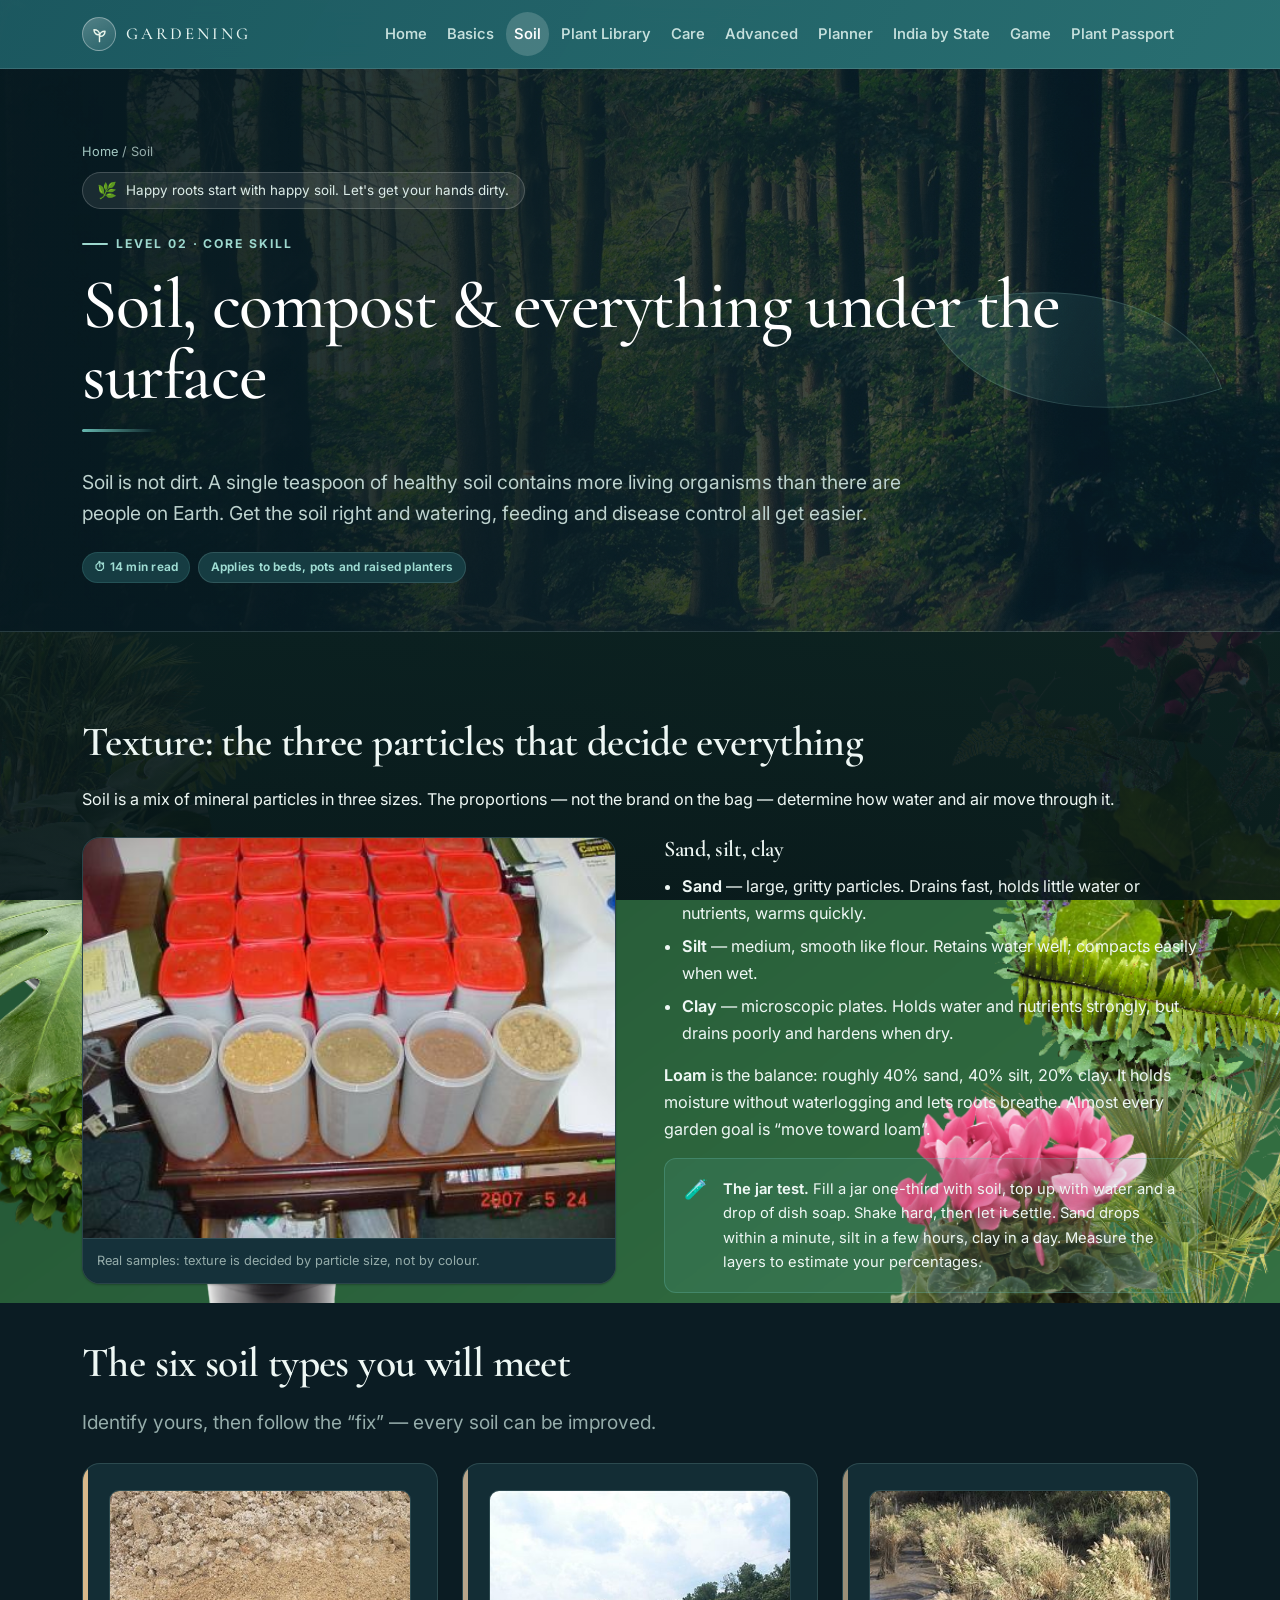
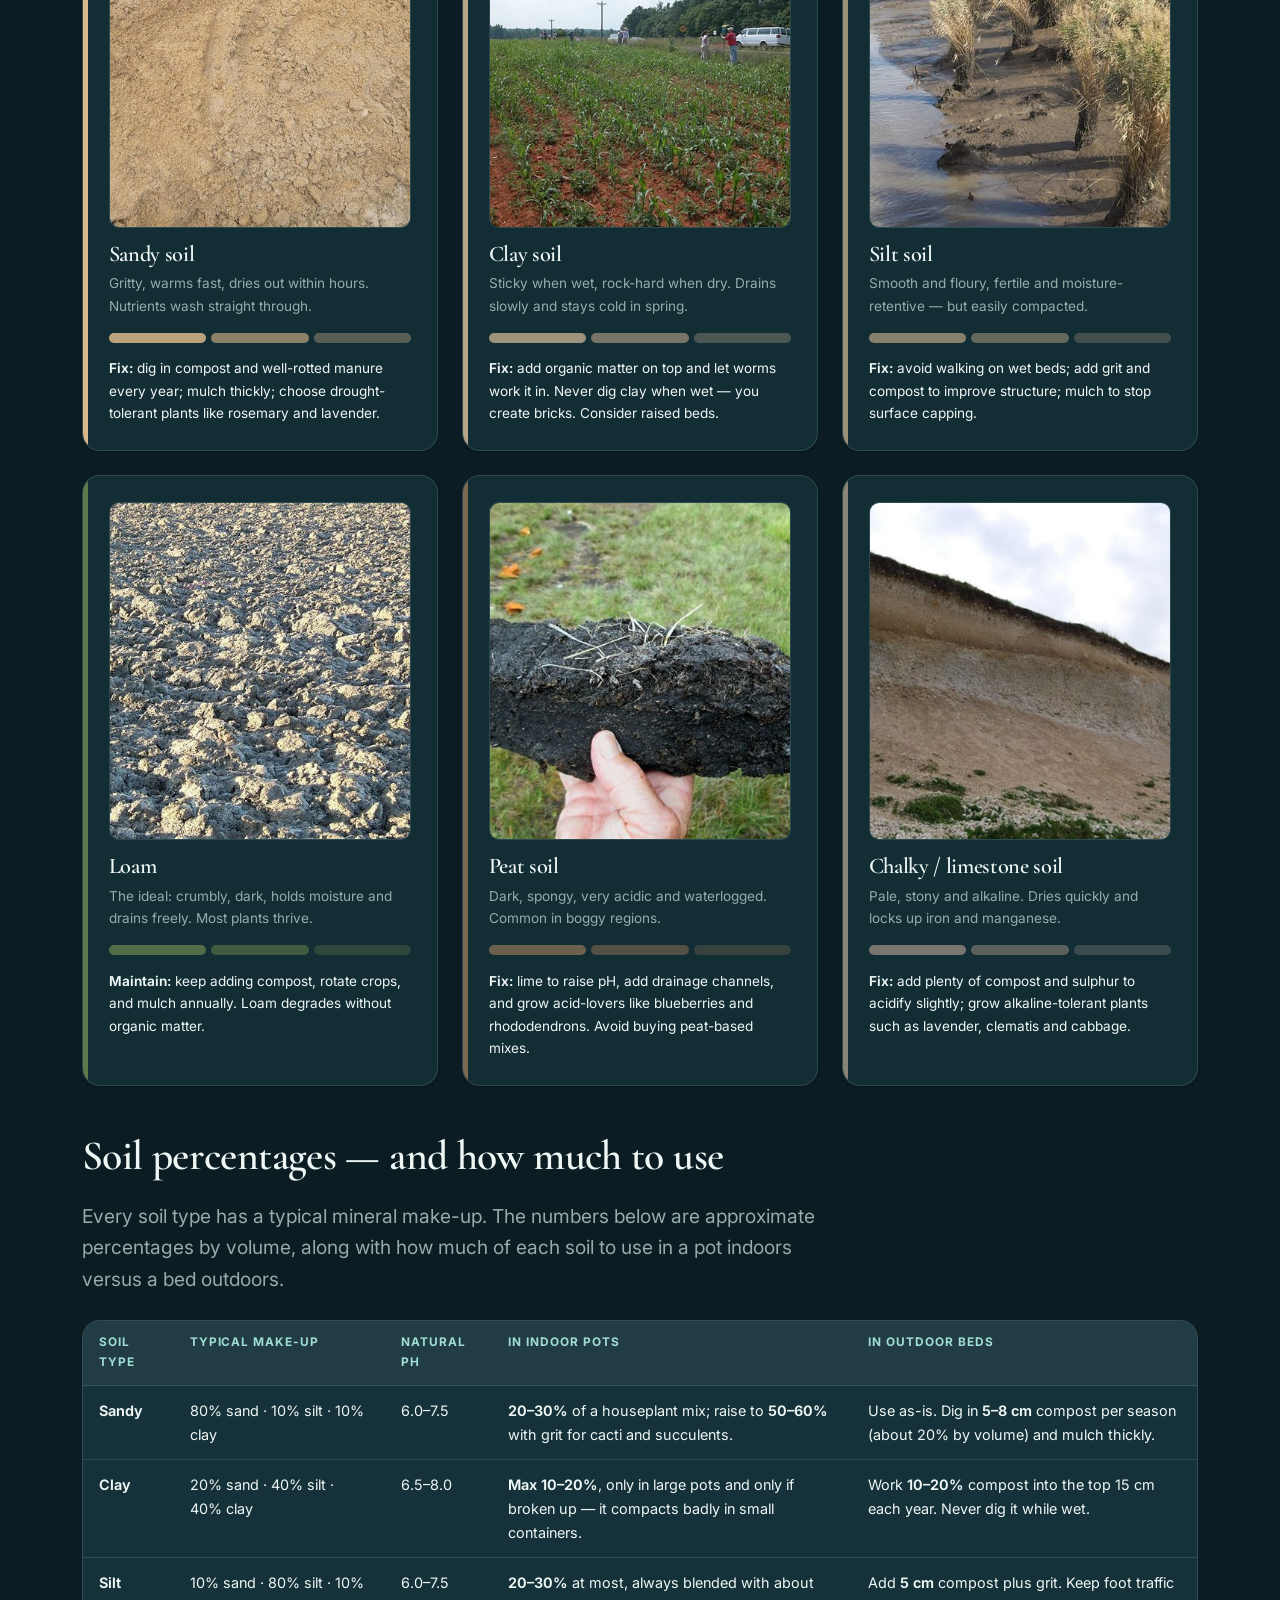
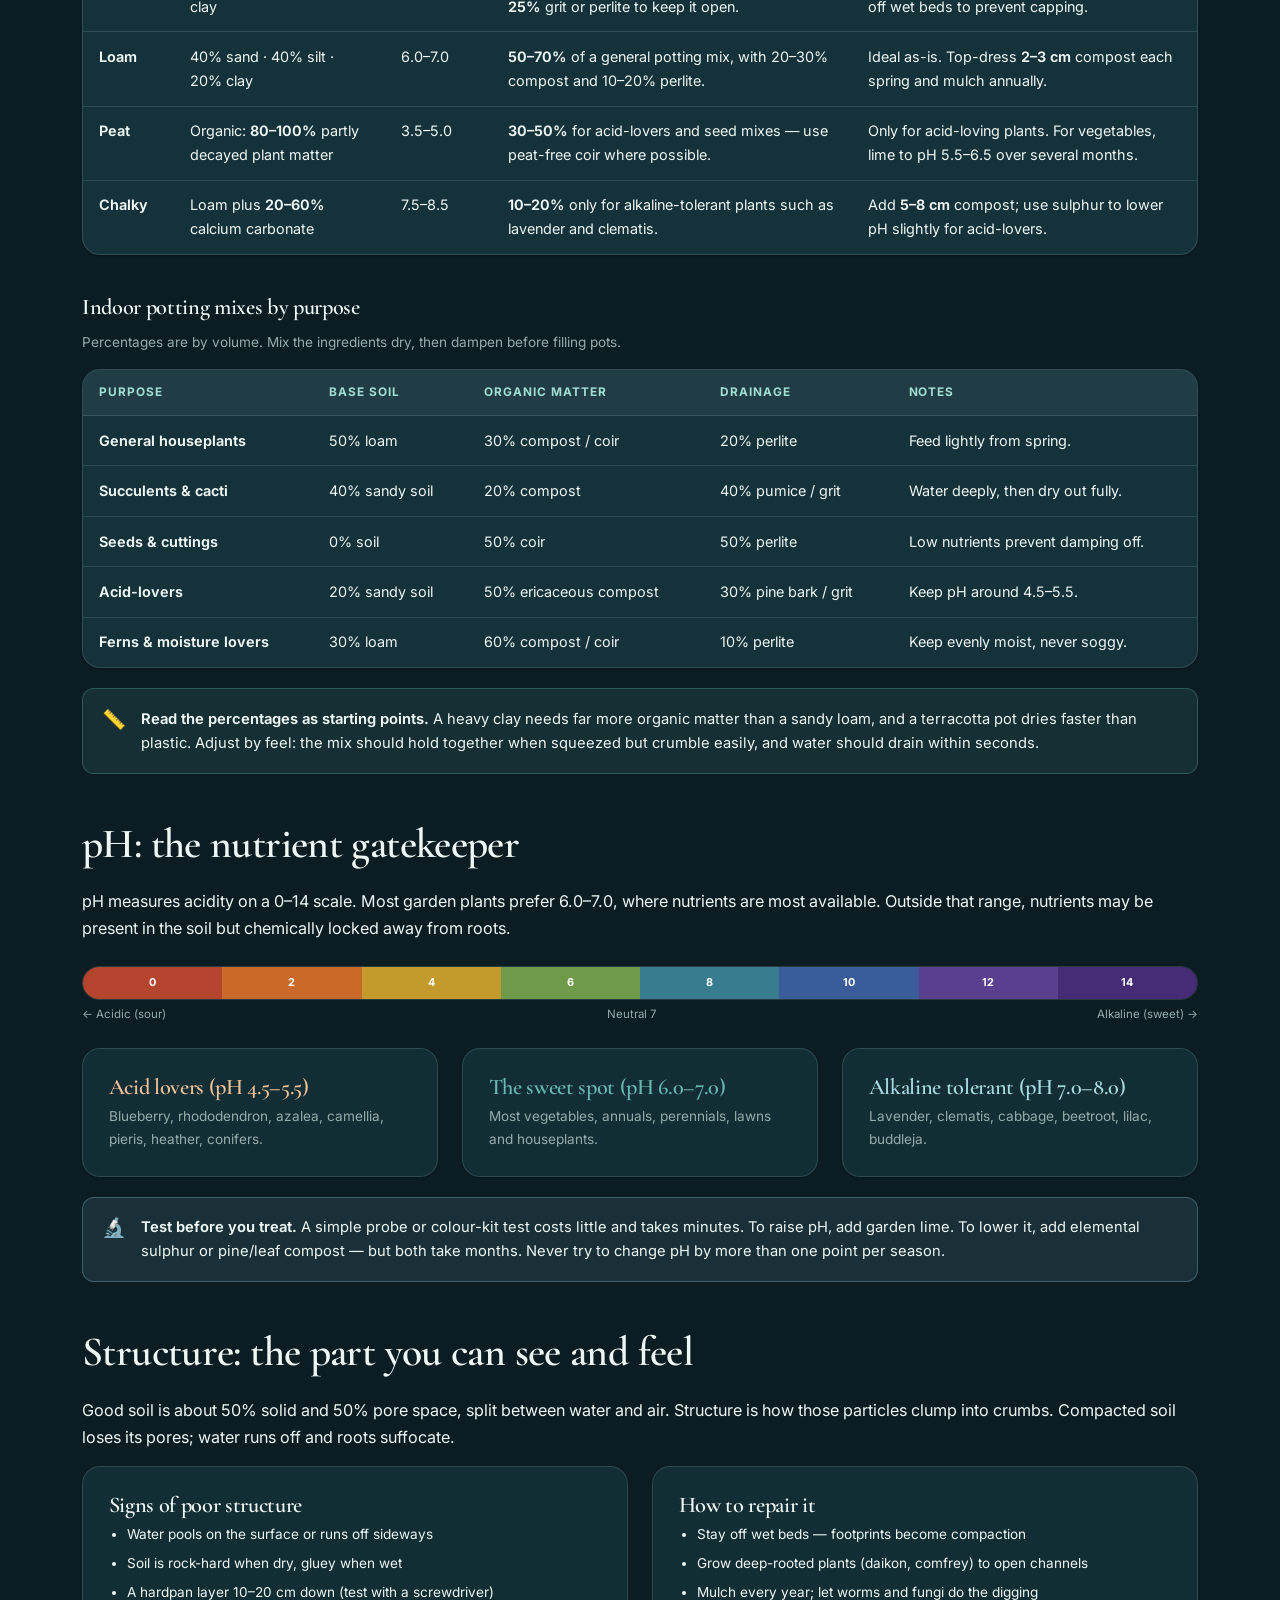
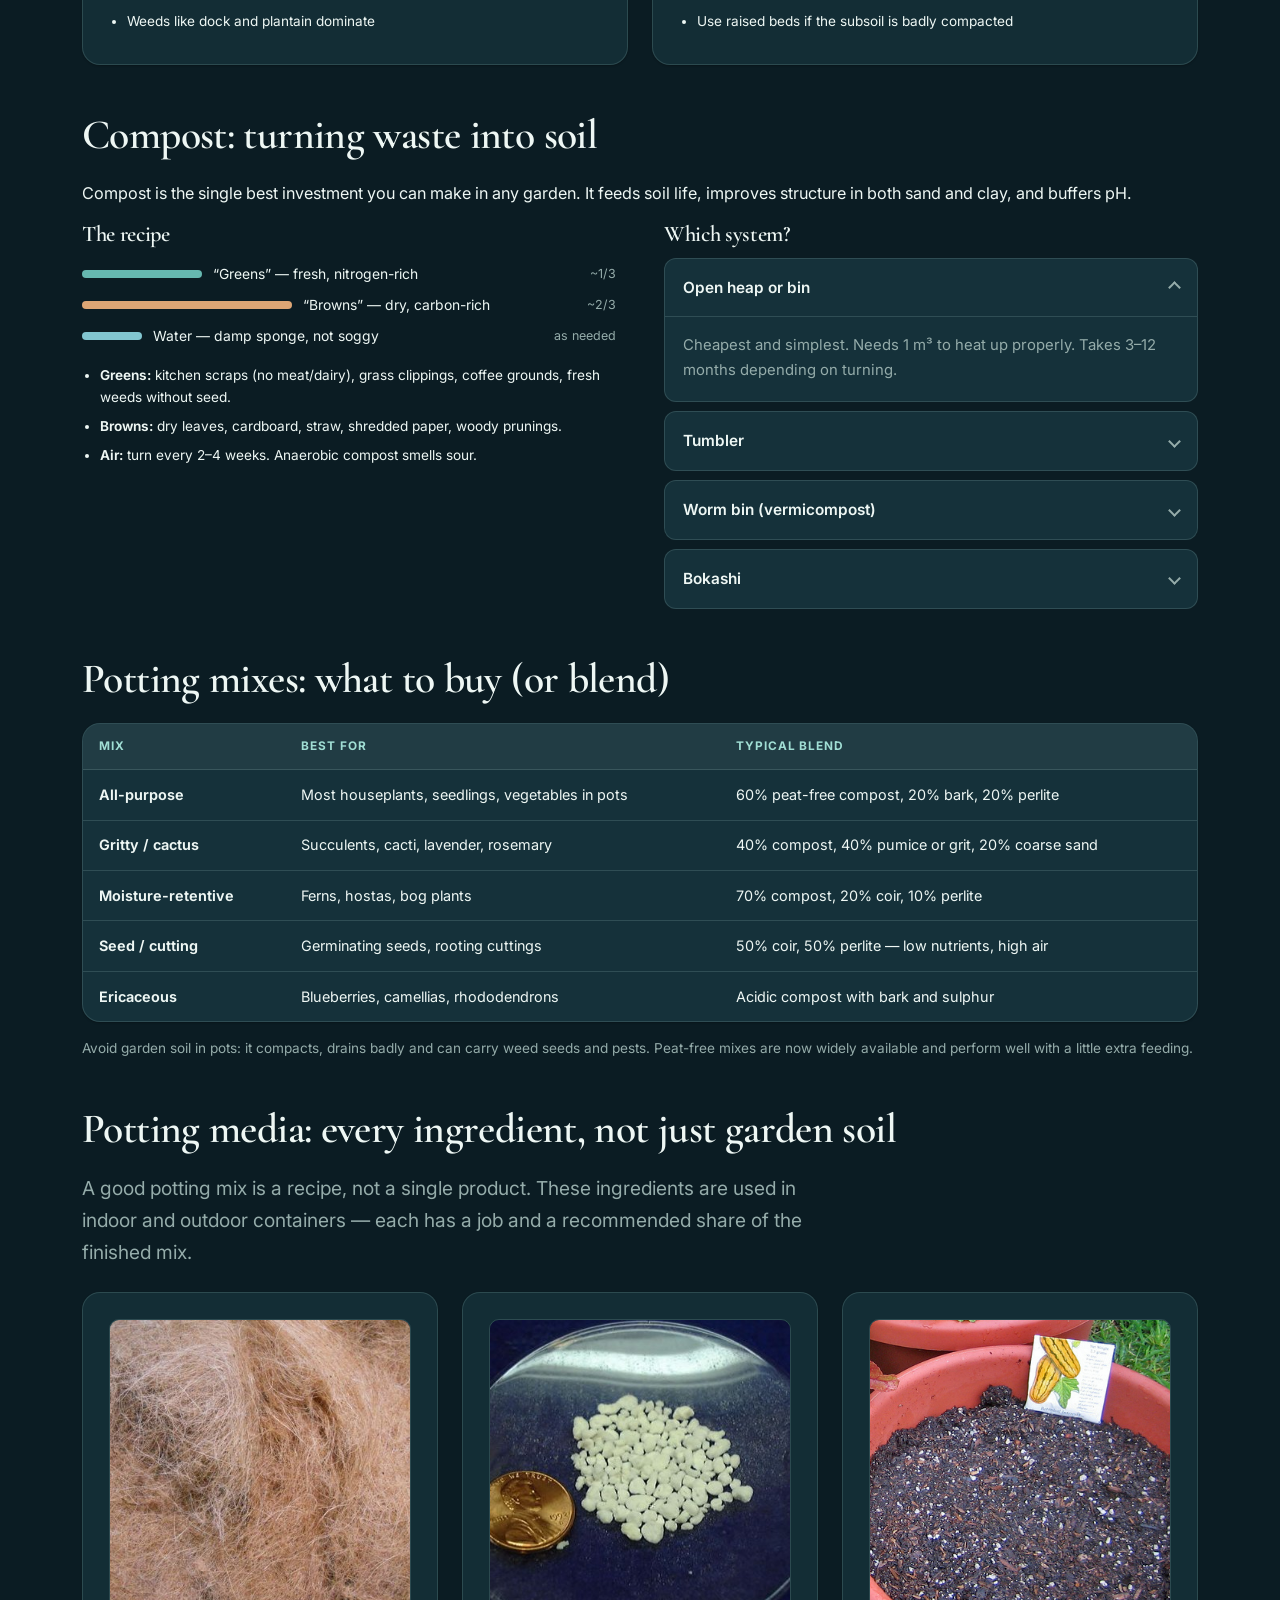
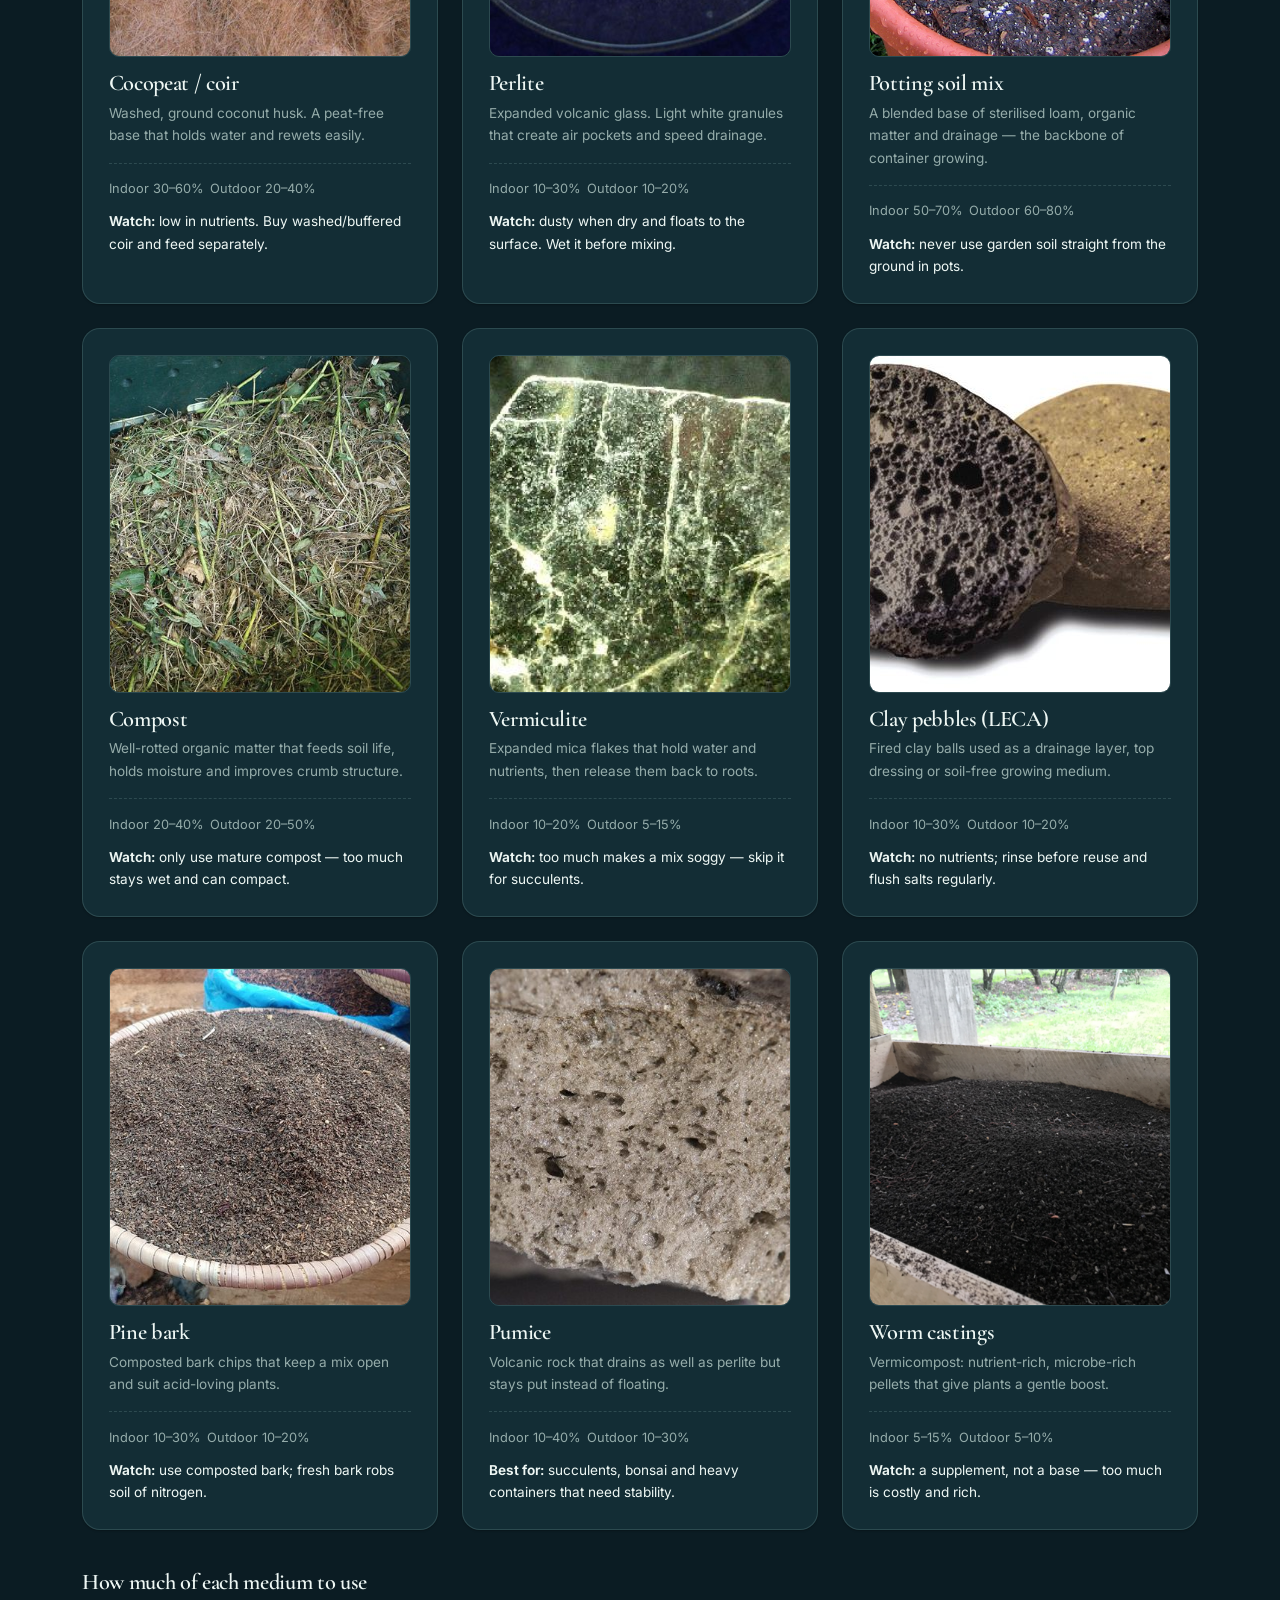
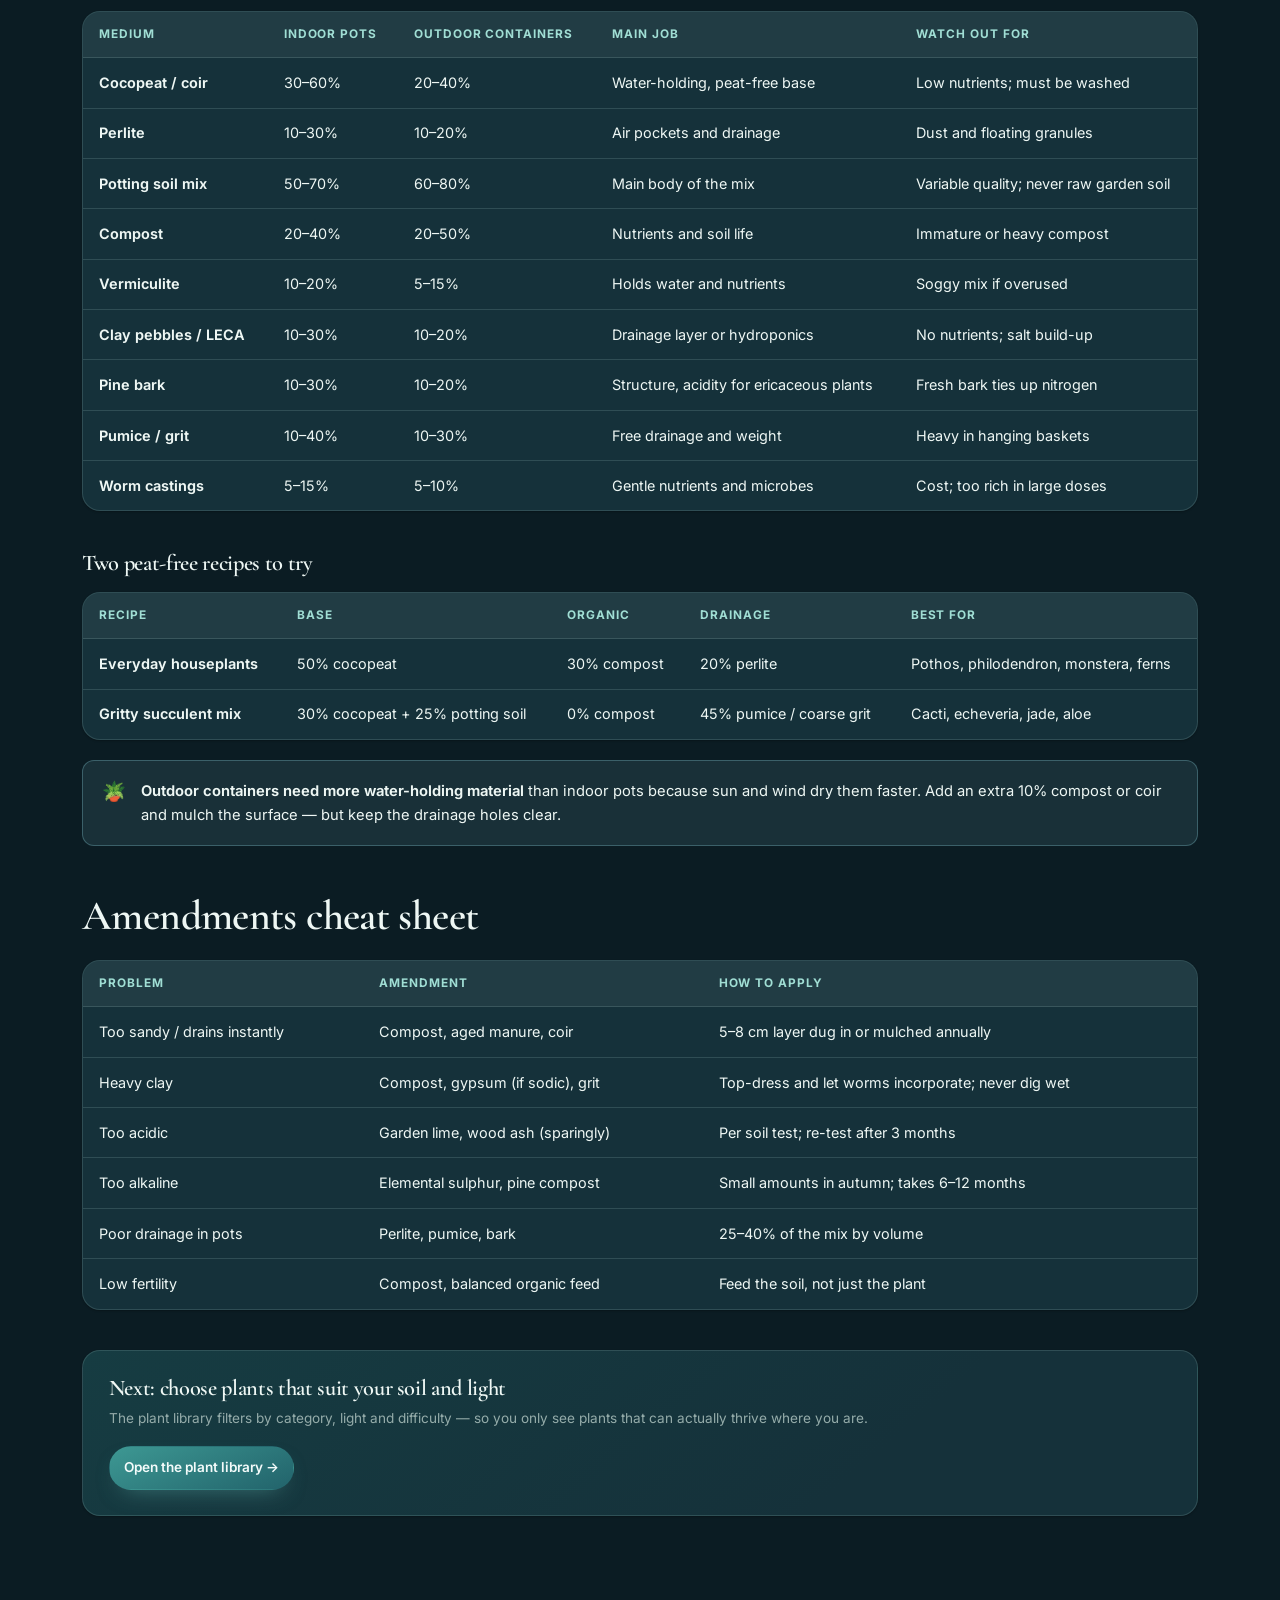
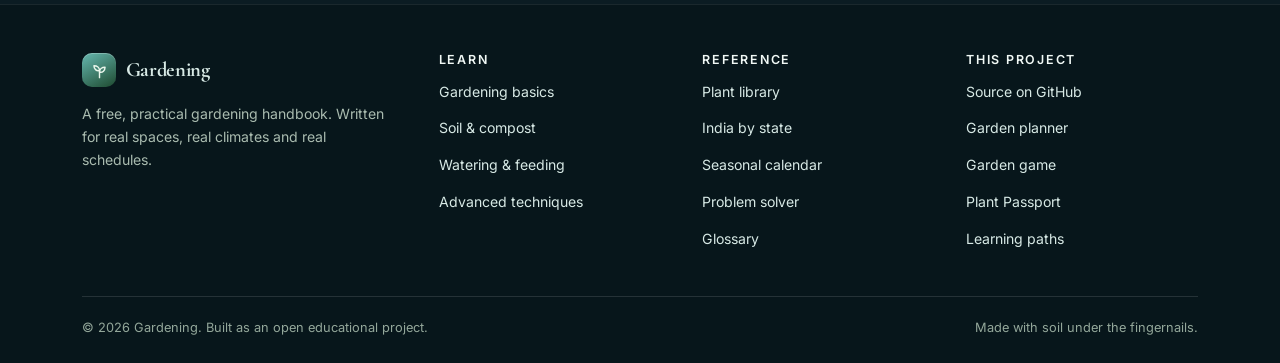
<file: soil.html>
<!DOCTYPE html>
<html lang="en" data-theme="light">
<head>
<meta charset="utf-8">
<meta name="viewport" content="width=device-width, initial-scale=1">
<title>Soil Guide — Types, Texture, pH &amp; Compost | Gardening</title>
<meta name="description" content="Understand garden soil: sand, silt, clay and loam, how to test texture with a jar, what pH means, how to improve drainage, and how to make compost.">
<meta name="theme-color" content="#fbf8f1">
<link rel="preconnect" href="https://fonts.googleapis.com">
<link rel="preconnect" href="https://fonts.gstatic.com" crossorigin>
<link href="https://fonts.googleapis.com/css2?family=Cormorant+Garamond:wght@400;500;600&family=Fraunces:opsz,wght@9..144,400;9..144,600;9..144,700&family=Inter:wght@400;500;600;700&display=swap" rel="stylesheet">
<script>document.documentElement.classList.add("js");</script>
<link rel="stylesheet" href="assets/css/style.css">
<link rel="stylesheet" href="assets/css/jungle.css">
<link rel="icon" href="data:image/svg+xml,<svg xmlns='http://www.w3.org/2000/svg' viewBox='0 0 32 32'><text y='25' font-size='24'>🌱</text></svg>">
</head>
<body class="jungle-home">
<a class="skip" href="#main">Skip to content</a>

<header class="header" id="siteHeader">
  <div class="wrap header__inner">
    <a class="brand" href="index.html" aria-label="Gardening home">
      <span class="brand__mark" aria-hidden="true"><svg viewBox="0 0 24 24" width="19" height="19" fill="none" stroke="currentColor" stroke-width="1.8" stroke-linecap="round" stroke-linejoin="round"><path d="M12 21v-7"/><path d="M12 14c0-4 3-6 7-6 0 4-3 7-7 6Z"/><path d="M12 12C12 8 9 6 5 6c0 4 3 7 7 6Z"/></svg></span>
      <span class="brand__name">Gardening</span>
    </a>
    <nav class="nav" id="siteNav" aria-label="Main navigation">
      <a href="index.html">Home</a>
      <a href="basics.html">Basics</a>
      <a href="soil.html" aria-current="page">Soil</a>
      <a href="plants.html">Plant Library</a>
      <a href="care.html">Care</a>
      <a href="advanced.html">Advanced</a>
      <a href="planner.html">Planner</a>
      <a href="india-states.html">India by State</a>
      <a href="garden-game.html">Game</a>
      <a href="plant-passport.html">Plant Passport</a>
    </nav>
    <div class="header__tools">
      <button class="icon-btn theme-toggle" type="button" aria-pressed="false" aria-label="Switch to dark theme">
        <svg class="sun" viewBox="0 0 24 24" fill="none" stroke="currentColor" stroke-width="1.8" stroke-linecap="round"><circle cx="12" cy="12" r="4"/><path d="M12 2v2M12 20v2M2 12h2M20 12h2M4.9 4.9l1.4 1.4M17.7 17.7l1.4 1.4M19.1 4.9l-1.4 1.4M6.3 17.7l-1.4 1.4"/></svg>
        <svg class="moon" viewBox="0 0 24 24" fill="none" stroke="currentColor" stroke-width="1.8" stroke-linecap="round" stroke-linejoin="round"><path d="M21 12.8A8.5 8.5 0 1 1 11.2 3a6.6 6.6 0 0 0 9.8 9.8Z"/></svg>
      </button>
      <button class="icon-btn nav-toggle" id="navToggle" type="button" aria-expanded="false" aria-controls="siteNav" aria-label="Open menu">
        <svg viewBox="0 0 24 24" fill="none" stroke="currentColor" stroke-width="2" stroke-linecap="round"><path d="M4 7h16M4 12h16M4 17h16"/></svg>
      </button>
    </div>
  </div>
</header>

<main id="main">

<section class="page-head">
  <div class="wrap">
    <p class="breadcrumb"><a href="index.html">Home</a> / Soil</p>
    <p class="jungle-note"><span aria-hidden="true">🌿</span> Happy roots start with happy soil. Let's get your hands dirty.</p>
    <span class="eyebrow">Level 02 · Core skill</span>
    <h1>Soil, compost &amp; everything under the surface</h1>
    <p class="lede">Soil is not dirt. A single teaspoon of healthy soil contains more living organisms than there are
      people on Earth. Get the soil right and watering, feeding and disease control all get easier.</p>
    <div class="hero-mini">
      <span class="pill">⏱ 14 min read</span>
      <span class="pill pill--muted">Applies to beds, pots and raised planters</span>
    </div>
  </div>
</section>

<section class="section">
  <div class="wrap">

    <h2 id="texture">Texture: the three particles that decide everything</h2>
    <p>Soil is a mix of mineral particles in three sizes. The proportions — not the brand on the bag — determine how
      water and air move through it.</p>

    <div class="split" style="margin-top:1.5rem">
      <figure class="soil-photo reveal">
        <img src="assets/images/soil-samples.jpg" alt="Side-by-side samples of sand, silt and clay soils" loading="lazy" width="600" height="400">
        <figcaption>Real samples: texture is decided by particle size, not by colour.</figcaption>
      </figure>
      <div>
        <h3>Sand, silt, clay</h3>
        <ul>
          <li><strong>Sand</strong> — large, gritty particles. Drains fast, holds little water or nutrients, warms quickly.</li>
          <li><strong>Silt</strong> — medium, smooth like flour. Retains water well; compacts easily when wet.</li>
          <li><strong>Clay</strong> — microscopic plates. Holds water and nutrients strongly, but drains poorly and hardens when dry.</li>
        </ul>
        <p><strong>Loam</strong> is the balance: roughly 40% sand, 40% silt, 20% clay. It holds moisture without
          waterlogging and lets roots breathe. Almost every garden goal is “move toward loam”.</p>
        <div class="callout">
          <span class="callout__icon" aria-hidden="true">🧪</span>
          <div><p><strong>The jar test.</strong> Fill a jar one-third with soil, top up with water and a drop of
            dish soap. Shake hard, then let it settle. Sand drops within a minute, silt in a few hours, clay in a day.
            Measure the layers to estimate your percentages.</p></div>
        </div>
      </div>
    </div>

    <h2 id="types" style="margin-top:3rem">The six soil types you will meet</h2>
    <p class="lede">Identify yours, then follow the “fix” — every soil can be improved.</p>

    <div class="grid grid--3" style="margin-top:1.5rem">
      <article class="card soil-card reveal" style="--swatch:#d9b98a">
        <img class="soil-card__photo" src="assets/images/soil-sand.jpg" alt="Gritty sandy soil" loading="lazy" width="600" height="338">
        <h3>Sandy soil</h3>
        <p class="small muted">Gritty, warms fast, dries out within hours. Nutrients wash straight through.</p>
        <div class="swatches" aria-hidden="true"><i></i><i style="opacity:.6"></i><i style="opacity:.35"></i></div>
        <p class="small" style="margin-top:.9rem"><strong>Fix:</strong> dig in compost and well-rotted manure every year; mulch thickly; choose drought-tolerant plants like rosemary and lavender.</p>
      </article>

      <article class="card soil-card reveal" style="--swatch:#b7a58a">
        <img class="soil-card__photo" src="assets/images/soil-clay.jpg" alt="Dense red clay soil" loading="lazy" width="600" height="338">
        <h3>Clay soil</h3>
        <p class="small muted">Sticky when wet, rock-hard when dry. Drains slowly and stays cold in spring.</p>
        <div class="swatches" aria-hidden="true"><i></i><i style="opacity:.6"></i><i style="opacity:.35"></i></div>
        <p class="small" style="margin-top:.9rem"><strong>Fix:</strong> add organic matter on top and let worms work it in. Never dig clay when wet — you create bricks. Consider raised beds.</p>
      </article>

      <article class="card soil-card reveal" style="--swatch:#9c8f77">
        <img class="soil-card__photo" src="assets/images/soil-silt.jpg" alt="Fine silt soil beside a river" loading="lazy" width="600" height="338">
        <h3>Silt soil</h3>
        <p class="small muted">Smooth and floury, fertile and moisture-retentive — but easily compacted.</p>
        <div class="swatches" aria-hidden="true"><i></i><i style="opacity:.6"></i><i style="opacity:.35"></i></div>
        <p class="small" style="margin-top:.9rem"><strong>Fix:</strong> avoid walking on wet beds; add grit and compost to improve structure; mulch to stop surface capping.</p>
      </article>

      <article class="card soil-card reveal" style="--swatch:#5f7a4a">
        <img class="soil-card__photo" src="assets/images/soil-loam.jpg" alt="Dark crumbly loam soil" loading="lazy" width="600" height="338">
        <h3>Loam</h3>
        <p class="small muted">The ideal: crumbly, dark, holds moisture and drains freely. Most plants thrive.</p>
        <div class="swatches" aria-hidden="true"><i></i><i style="opacity:.6"></i><i style="opacity:.35"></i></div>
        <p class="small" style="margin-top:.9rem"><strong>Maintain:</strong> keep adding compost, rotate crops, and mulch annually. Loam degrades without organic matter.</p>
      </article>

      <article class="card soil-card reveal" style="--swatch:#7d6a52">
        <img class="soil-card__photo" src="assets/images/soil-peat.jpg" alt="Dark spongy peat soil" loading="lazy" width="600" height="338">
        <h3>Peat soil</h3>
        <p class="small muted">Dark, spongy, very acidic and waterlogged. Common in boggy regions.</p>
        <div class="swatches" aria-hidden="true"><i></i><i style="opacity:.6"></i><i style="opacity:.35"></i></div>
        <p class="small" style="margin-top:.9rem"><strong>Fix:</strong> lime to raise pH, add drainage channels, and grow acid-lovers like blueberries and rhododendrons. Avoid buying peat-based mixes.</p>
      </article>

      <article class="card soil-card reveal" style="--swatch:#8a8378">
        <img class="soil-card__photo" src="assets/images/soil-chalk.jpg" alt="Pale chalky limestone soil profile" loading="lazy" width="600" height="338">
        <h3>Chalky / limestone soil</h3>
        <p class="small muted">Pale, stony and alkaline. Dries quickly and locks up iron and manganese.</p>
        <div class="swatches" aria-hidden="true"><i></i><i style="opacity:.6"></i><i style="opacity:.35"></i></div>
        <p class="small" style="margin-top:.9rem"><strong>Fix:</strong> add plenty of compost and sulphur to acidify slightly; grow alkaline-tolerant plants such as lavender, clematis and cabbage.</p>
      </article>
    </div>

    <h2 id="percentages" style="margin-top:3rem">Soil percentages — and how much to use</h2>
    <p class="lede">Every soil type has a typical mineral make-up. The numbers below are approximate percentages by
      volume, along with how much of each soil to use in a pot indoors versus a bed outdoors.</p>

    <div class="table-wrap" style="margin-top:1.5rem">
      <table>
        <thead>
          <tr>
            <th scope="col">Soil type</th>
            <th scope="col">Typical make-up</th>
            <th scope="col">Natural pH</th>
            <th scope="col">In indoor pots</th>
            <th scope="col">In outdoor beds</th>
          </tr>
        </thead>
        <tbody>
          <tr>
            <td><strong>Sandy</strong></td>
            <td>80% sand · 10% silt · 10% clay</td>
            <td>6.0–7.5</td>
            <td><strong>20–30%</strong> of a houseplant mix; raise to <strong>50–60%</strong> with grit for cacti and succulents.</td>
            <td>Use as-is. Dig in <strong>5–8 cm</strong> compost per season (about 20% by volume) and mulch thickly.</td>
          </tr>
          <tr>
            <td><strong>Clay</strong></td>
            <td>20% sand · 40% silt · 40% clay</td>
            <td>6.5–8.0</td>
            <td><strong>Max 10–20%</strong>, only in large pots and only if broken up — it compacts badly in small containers.</td>
            <td>Work <strong>10–20%</strong> compost into the top 15 cm each year. Never dig it while wet.</td>
          </tr>
          <tr>
            <td><strong>Silt</strong></td>
            <td>10% sand · 80% silt · 10% clay</td>
            <td>6.0–7.5</td>
            <td><strong>20–30%</strong> at most, always blended with about <strong>25%</strong> grit or perlite to keep it open.</td>
            <td>Add <strong>5 cm</strong> compost plus grit. Keep foot traffic off wet beds to prevent capping.</td>
          </tr>
          <tr>
            <td><strong>Loam</strong></td>
            <td>40% sand · 40% silt · 20% clay</td>
            <td>6.0–7.0</td>
            <td><strong>50–70%</strong> of a general potting mix, with 20–30% compost and 10–20% perlite.</td>
            <td>Ideal as-is. Top-dress <strong>2–3 cm</strong> compost each spring and mulch annually.</td>
          </tr>
          <tr>
            <td><strong>Peat</strong></td>
            <td>Organic: <strong>80–100%</strong> partly decayed plant matter</td>
            <td>3.5–5.0</td>
            <td><strong>30–50%</strong> for acid-lovers and seed mixes — use peat-free coir where possible.</td>
            <td>Only for acid-loving plants. For vegetables, lime to pH 5.5–6.5 over several months.</td>
          </tr>
          <tr>
            <td><strong>Chalky</strong></td>
            <td>Loam plus <strong>20–60%</strong> calcium carbonate</td>
            <td>7.5–8.5</td>
            <td><strong>10–20%</strong> only for alkaline-tolerant plants such as lavender and clematis.</td>
            <td>Add <strong>5–8 cm</strong> compost; use sulphur to lower pH slightly for acid-lovers.</td>
          </tr>
        </tbody>
      </table>
    </div>

    <h3 style="margin-top:2.5rem">Indoor potting mixes by purpose</h3>
    <p class="small muted">Percentages are by volume. Mix the ingredients dry, then dampen before filling pots.</p>
    <div class="table-wrap" style="margin-top:1rem">
      <table>
        <thead>
          <tr><th scope="col">Purpose</th><th scope="col">Base soil</th><th scope="col">Organic matter</th><th scope="col">Drainage</th><th scope="col">Notes</th></tr>
        </thead>
        <tbody>
          <tr><td><strong>General houseplants</strong></td><td>50% loam</td><td>30% compost / coir</td><td>20% perlite</td><td>Feed lightly from spring.</td></tr>
          <tr><td><strong>Succulents &amp; cacti</strong></td><td>40% sandy soil</td><td>20% compost</td><td>40% pumice / grit</td><td>Water deeply, then dry out fully.</td></tr>
          <tr><td><strong>Seeds &amp; cuttings</strong></td><td>0% soil</td><td>50% coir</td><td>50% perlite</td><td>Low nutrients prevent damping off.</td></tr>
          <tr><td><strong>Acid-lovers</strong></td><td>20% sandy soil</td><td>50% ericaceous compost</td><td>30% pine bark / grit</td><td>Keep pH around 4.5–5.5.</td></tr>
          <tr><td><strong>Ferns &amp; moisture lovers</strong></td><td>30% loam</td><td>60% compost / coir</td><td>10% perlite</td><td>Keep evenly moist, never soggy.</td></tr>
        </tbody>
      </table>
    </div>
    <div class="callout" style="margin-top:1.25rem">
      <span class="callout__icon" aria-hidden="true">📏</span>
      <div><p><strong>Read the percentages as starting points.</strong> A heavy clay needs far more organic matter than a
        sandy loam, and a terracotta pot dries faster than plastic. Adjust by feel: the mix should hold together when
        squeezed but crumble easily, and water should drain within seconds.</p></div>
    </div>

    <h2 id="ph" style="margin-top:3rem">pH: the nutrient gatekeeper</h2>
    <p>pH measures acidity on a 0–14 scale. Most garden plants prefer 6.0–7.0, where nutrients are most available.
      Outside that range, nutrients may be present in the soil but chemically locked away from roots.</p>

    <div style="margin-block:1.5rem">
      <div class="ph-scale" role="img" aria-label="pH scale from acid at 0 to alkaline at 14, with the ideal garden range around 6 to 7">
        <span>0</span><span>2</span><span>4</span><span>6</span><span>8</span><span>10</span><span>12</span><span>14</span>
      </div>
      <div class="ph-note"><span>← Acidic (sour)</span><span>Neutral 7</span><span>Alkaline (sweet) →</span></div>
    </div>

    <div class="grid grid--3">
      <div class="card"><h3 style="color:var(--accent-ink)">Acid lovers (pH 4.5–5.5)</h3><p class="small muted mb-0">Blueberry, rhododendron, azalea, camellia, pieris, heather, conifers.</p></div>
      <div class="card"><h3 style="color:var(--brand)">The sweet spot (pH 6.0–7.0)</h3><p class="small muted mb-0">Most vegetables, annuals, perennials, lawns and houseplants.</p></div>
      <div class="card"><h3 style="color:var(--sky-ink)">Alkaline tolerant (pH 7.0–8.0)</h3><p class="small muted mb-0">Lavender, clematis, cabbage, beetroot, lilac, buddleja.</p></div>
    </div>

    <div class="callout callout--info" style="margin-top:1.25rem">
      <span class="callout__icon" aria-hidden="true">🔬</span>
      <div><p><strong>Test before you treat.</strong> A simple probe or colour-kit test costs little and takes minutes.
        To raise pH, add garden lime. To lower it, add elemental sulphur or pine/leaf compost — but both take months.
        Never try to change pH by more than one point per season.</p></div>
    </div>

    <h2 id="structure" style="margin-top:3rem">Structure: the part you can see and feel</h2>
    <p>Good soil is about 50% solid and 50% pore space, split between water and air. Structure is how those particles
      clump into crumbs. Compacted soil loses its pores; water runs off and roots suffocate.</p>
    <div class="grid grid--2">
      <div class="card">
        <h3>Signs of poor structure</h3>
        <ul class="small mb-0">
          <li>Water pools on the surface or runs off sideways</li>
          <li>Soil is rock-hard when dry, gluey when wet</li>
          <li>A hardpan layer 10–20 cm down (test with a screwdriver)</li>
          <li>Weeds like dock and plantain dominate</li>
        </ul>
      </div>
      <div class="card">
        <h3>How to repair it</h3>
        <ul class="small mb-0">
          <li>Stay off wet beds — footprints become compaction</li>
          <li>Grow deep-rooted plants (daikon, comfrey) to open channels</li>
          <li>Mulch every year; let worms and fungi do the digging</li>
          <li>Use raised beds if the subsoil is badly compacted</li>
        </ul>
      </div>
    </div>

    <h2 id="compost" style="margin-top:3rem">Compost: turning waste into soil</h2>
    <p>Compost is the single best investment you can make in any garden. It feeds soil life, improves structure in
      both sand and clay, and buffers pH.</p>

    <div class="split">
      <div>
        <h3>The recipe</h3>
        <div class="recipe" style="margin-block:1rem">
          <div class="recipe__row"><span class="recipe__bar" style="width:120px"></span><span>“Greens” — fresh, nitrogen-rich</span><span>~1/3</span></div>
          <div class="recipe__row"><span class="recipe__bar" style="width:210px;background:var(--accent)"></span><span>“Browns” — dry, carbon-rich</span><span>~2/3</span></div>
          <div class="recipe__row"><span class="recipe__bar" style="width:60px;background:var(--sky)"></span><span>Water — damp sponge, not soggy</span><span>as needed</span></div>
        </div>
        <ul class="small">
          <li><strong>Greens:</strong> kitchen scraps (no meat/dairy), grass clippings, coffee grounds, fresh weeds without seed.</li>
          <li><strong>Browns:</strong> dry leaves, cardboard, straw, shredded paper, woody prunings.</li>
          <li><strong>Air:</strong> turn every 2–4 weeks. Anaerobic compost smells sour.</li>
        </ul>
      </div>
      <div>
        <h3>Which system?</h3>
        <div class="accordion">
          <details class="acc" open><summary>Open heap or bin</summary><div class="acc__body"><p>Cheapest and simplest. Needs 1 m³ to heat up properly. Takes 3–12 months depending on turning.</p></div></details>
          <details class="acc"><summary>Tumbler</summary><div class="acc__body"><p>Easy to turn, pest-resistant, good for small gardens. Batch sizes are limited, so run two.</p></div></details>
          <details class="acc"><summary>Worm bin (vermicompost)</summary><div class="acc__body"><p>Ideal for flats and balconies. Produces rich castings in 2–3 months. Keep it cool, dark and never add citrus in bulk.</p></div></details>
          <details class="acc"><summary>Bokashi</summary><div class="acc__body"><p>Ferments everything, including cooked food and meat, in a sealed bucket. The output must still be buried or composted.</p></div></details>
        </div>
      </div>
    </div>

    <h2 id="mixes" style="margin-top:3rem">Potting mixes: what to buy (or blend)</h2>
    <div class="table-wrap">
      <table>
        <thead><tr><th scope="col">Mix</th><th scope="col">Best for</th><th scope="col">Typical blend</th></tr></thead>
        <tbody>
          <tr><td><strong>All-purpose</strong></td><td>Most houseplants, seedlings, vegetables in pots</td><td>60% peat-free compost, 20% bark, 20% perlite</td></tr>
          <tr><td><strong>Gritty / cactus</strong></td><td>Succulents, cacti, lavender, rosemary</td><td>40% compost, 40% pumice or grit, 20% coarse sand</td></tr>
          <tr><td><strong>Moisture-retentive</strong></td><td>Ferns, hostas, bog plants</td><td>70% compost, 20% coir, 10% perlite</td></tr>
          <tr><td><strong>Seed / cutting</strong></td><td>Germinating seeds, rooting cuttings</td><td>50% coir, 50% perlite — low nutrients, high air</td></tr>
          <tr><td><strong>Ericaceous</strong></td><td>Blueberries, camellias, rhododendrons</td><td>Acidic compost with bark and sulphur</td></tr>
        </tbody>
      </table>
    </div>
    <p class="small muted" style="margin-top:.9rem">Avoid garden soil in pots: it compacts, drains badly and can carry weed seeds and pests.
      Peat-free mixes are now widely available and perform well with a little extra feeding.</p>

    <h2 id="media" style="margin-top:3rem">Potting media: every ingredient, not just garden soil</h2>
    <p class="lede">A good potting mix is a recipe, not a single product. These ingredients are used in indoor and
      outdoor containers — each has a job and a recommended share of the finished mix.</p>

    <div class="grid grid--3" style="margin-top:1.5rem">
      <article class="card reveal">
        <img class="soil-card__photo" src="assets/images/medium-coir.jpg" alt="Coconut coir fibre used as a peat-free growing medium" loading="lazy" width="600" height="338">
        <h3>Cocopeat / coir</h3>
        <p class="small muted">Washed, ground coconut husk. A peat-free base that holds water and rewets easily.</p>
        <div class="card__meta"><span>Indoor 30–60%</span><span>Outdoor 20–40%</span></div>
        <p class="small" style="margin-top:.7rem"><strong>Watch:</strong> low in nutrients. Buy washed/buffered coir and feed separately.</p>
      </article>

      <article class="card reveal">
        <img class="soil-card__photo" src="assets/images/medium-perlite.jpg" alt="White perlite granules" loading="lazy" width="600" height="338">
        <h3>Perlite</h3>
        <p class="small muted">Expanded volcanic glass. Light white granules that create air pockets and speed drainage.</p>
        <div class="card__meta"><span>Indoor 10–30%</span><span>Outdoor 10–20%</span></div>
        <p class="small" style="margin-top:.7rem"><strong>Watch:</strong> dusty when dry and floats to the surface. Wet it before mixing.</p>
      </article>

      <article class="card reveal">
        <img class="soil-card__photo" src="assets/images/medium-potting-soil.jpg" alt="A bag of ready-mixed potting soil" loading="lazy" width="600" height="338">
        <h3>Potting soil mix</h3>
        <p class="small muted">A blended base of sterilised loam, organic matter and drainage — the backbone of container growing.</p>
        <div class="card__meta"><span>Indoor 50–70%</span><span>Outdoor 60–80%</span></div>
        <p class="small" style="margin-top:.7rem"><strong>Watch:</strong> never use garden soil straight from the ground in pots.</p>
      </article>

      <article class="card reveal">
        <img class="soil-card__photo" src="assets/images/medium-compost.jpg" alt="A mature garden compost heap" loading="lazy" width="600" height="338">
        <h3>Compost</h3>
        <p class="small muted">Well-rotted organic matter that feeds soil life, holds moisture and improves crumb structure.</p>
        <div class="card__meta"><span>Indoor 20–40%</span><span>Outdoor 20–50%</span></div>
        <p class="small" style="margin-top:.7rem"><strong>Watch:</strong> only use mature compost — too much stays wet and can compact.</p>
      </article>

      <article class="card reveal">
        <img class="soil-card__photo" src="assets/images/medium-vermiculite.jpg" alt="Golden flakes of vermiculite mineral" loading="lazy" width="600" height="338">
        <h3>Vermiculite</h3>
        <p class="small muted">Expanded mica flakes that hold water and nutrients, then release them back to roots.</p>
        <div class="card__meta"><span>Indoor 10–20%</span><span>Outdoor 5–15%</span></div>
        <p class="small" style="margin-top:.7rem"><strong>Watch:</strong> too much makes a mix soggy — skip it for succulents.</p>
      </article>

      <article class="card reveal">
        <img class="soil-card__photo" src="assets/images/medium-leca.jpg" alt="Expanded clay pebbles for drainage and hydroponics" loading="lazy" width="600" height="338">
        <h3>Clay pebbles (LECA)</h3>
        <p class="small muted">Fired clay balls used as a drainage layer, top dressing or soil-free growing medium.</p>
        <div class="card__meta"><span>Indoor 10–30%</span><span>Outdoor 10–20%</span></div>
        <p class="small" style="margin-top:.7rem"><strong>Watch:</strong> no nutrients; rinse before reuse and flush salts regularly.</p>
      </article>

      <article class="card reveal">
        <img class="soil-card__photo" src="assets/images/medium-bark.jpg" alt="Pine bark mulch chips" loading="lazy" width="600" height="338">
        <h3>Pine bark</h3>
        <p class="small muted">Composted bark chips that keep a mix open and suit acid-loving plants.</p>
        <div class="card__meta"><span>Indoor 10–30%</span><span>Outdoor 10–20%</span></div>
        <p class="small" style="margin-top:.7rem"><strong>Watch:</strong> use composted bark; fresh bark robs soil of nitrogen.</p>
      </article>

      <article class="card reveal">
        <img class="soil-card__photo" src="assets/images/medium-pumice.jpg" alt="Rough pumice stone" loading="lazy" width="600" height="338">
        <h3>Pumice</h3>
        <p class="small muted">Volcanic rock that drains as well as perlite but stays put instead of floating.</p>
        <div class="card__meta"><span>Indoor 10–40%</span><span>Outdoor 10–30%</span></div>
        <p class="small" style="margin-top:.7rem"><strong>Best for:</strong> succulents, bonsai and heavy containers that need stability.</p>
      </article>

      <article class="card reveal">
        <img class="soil-card__photo" src="assets/images/medium-worm-castings.png" alt="Sifted worm castings, a nutrient-rich soil amendment" loading="lazy" width="600" height="338">
        <h3>Worm castings</h3>
        <p class="small muted">Vermicompost: nutrient-rich, microbe-rich pellets that give plants a gentle boost.</p>
        <div class="card__meta"><span>Indoor 5–15%</span><span>Outdoor 5–10%</span></div>
        <p class="small" style="margin-top:.7rem"><strong>Watch:</strong> a supplement, not a base — too much is costly and rich.</p>
      </article>
    </div>

    <h3 style="margin-top:2.5rem">How much of each medium to use</h3>
    <div class="table-wrap" style="margin-top:1rem">
      <table>
        <thead>
          <tr><th scope="col">Medium</th><th scope="col">Indoor pots</th><th scope="col">Outdoor containers</th><th scope="col">Main job</th><th scope="col">Watch out for</th></tr>
        </thead>
        <tbody>
          <tr><td><strong>Cocopeat / coir</strong></td><td>30–60%</td><td>20–40%</td><td>Water-holding, peat-free base</td><td>Low nutrients; must be washed</td></tr>
          <tr><td><strong>Perlite</strong></td><td>10–30%</td><td>10–20%</td><td>Air pockets and drainage</td><td>Dust and floating granules</td></tr>
          <tr><td><strong>Potting soil mix</strong></td><td>50–70%</td><td>60–80%</td><td>Main body of the mix</td><td>Variable quality; never raw garden soil</td></tr>
          <tr><td><strong>Compost</strong></td><td>20–40%</td><td>20–50%</td><td>Nutrients and soil life</td><td>Immature or heavy compost</td></tr>
          <tr><td><strong>Vermiculite</strong></td><td>10–20%</td><td>5–15%</td><td>Holds water and nutrients</td><td>Soggy mix if overused</td></tr>
          <tr><td><strong>Clay pebbles / LECA</strong></td><td>10–30%</td><td>10–20%</td><td>Drainage layer or hydroponics</td><td>No nutrients; salt build-up</td></tr>
          <tr><td><strong>Pine bark</strong></td><td>10–30%</td><td>10–20%</td><td>Structure, acidity for ericaceous plants</td><td>Fresh bark ties up nitrogen</td></tr>
          <tr><td><strong>Pumice / grit</strong></td><td>10–40%</td><td>10–30%</td><td>Free drainage and weight</td><td>Heavy in hanging baskets</td></tr>
          <tr><td><strong>Worm castings</strong></td><td>5–15%</td><td>5–10%</td><td>Gentle nutrients and microbes</td><td>Cost; too rich in large doses</td></tr>
        </tbody>
      </table>
    </div>

    <h3 style="margin-top:2.5rem">Two peat-free recipes to try</h3>
    <div class="table-wrap" style="margin-top:1rem">
      <table>
        <thead><tr><th scope="col">Recipe</th><th scope="col">Base</th><th scope="col">Organic</th><th scope="col">Drainage</th><th scope="col">Best for</th></tr></thead>
        <tbody>
          <tr><td><strong>Everyday houseplants</strong></td><td>50% cocopeat</td><td>30% compost</td><td>20% perlite</td><td>Pothos, philodendron, monstera, ferns</td></tr>
          <tr><td><strong>Gritty succulent mix</strong></td><td>30% cocopeat + 25% potting soil</td><td>0% compost</td><td>45% pumice / coarse grit</td><td>Cacti, echeveria, jade, aloe</td></tr>
        </tbody>
      </table>
    </div>
    <div class="callout callout--info" style="margin-top:1.25rem">
      <span class="callout__icon" aria-hidden="true">🪴</span>
      <div><p><strong>Outdoor containers need more water-holding material</strong> than indoor pots because sun and wind dry them
        faster. Add an extra 10% compost or coir and mulch the surface — but keep the drainage holes clear.</p></div>
    </div>

    <h2 id="amendments" style="margin-top:3rem">Amendments cheat sheet</h2>
    <div class="table-wrap">
      <table>
        <thead><tr><th scope="col">Problem</th><th scope="col">Amendment</th><th scope="col">How to apply</th></tr></thead>
        <tbody>
          <tr><td>Too sandy / drains instantly</td><td>Compost, aged manure, coir</td><td>5–8 cm layer dug in or mulched annually</td></tr>
          <tr><td>Heavy clay</td><td>Compost, gypsum (if sodic), grit</td><td>Top-dress and let worms incorporate; never dig wet</td></tr>
          <tr><td>Too acidic</td><td>Garden lime, wood ash (sparingly)</td><td>Per soil test; re-test after 3 months</td></tr>
          <tr><td>Too alkaline</td><td>Elemental sulphur, pine compost</td><td>Small amounts in autumn; takes 6–12 months</td></tr>
          <tr><td>Poor drainage in pots</td><td>Perlite, pumice, bark</td><td>25–40% of the mix by volume</td></tr>
          <tr><td>Low fertility</td><td>Compost, balanced organic feed</td><td>Feed the soil, not just the plant</td></tr>
        </tbody>
      </table>
    </div>

    <div class="card" style="margin-top:2.5rem;background:linear-gradient(140deg,var(--brand-soft),var(--surface) 70%)">
      <h3 style="margin-bottom:.4rem">Next: choose plants that suit your soil and light</h3>
      <p class="small muted">The plant library filters by category, light and difficulty — so you only see plants that can actually thrive where you are.</p>
      <a class="btn btn--primary btn--sm" href="plants.html">Open the plant library →</a>
    </div>

  </div>
</section>

</main>

<footer class="footer">
  <div class="wrap">
    <div class="footer__grid">
      <div>
        <a class="brand" href="index.html"><span class="brand__mark" aria-hidden="true"><svg viewBox="0 0 24 24" width="19" height="19" fill="none" stroke="currentColor" stroke-width="1.8" stroke-linecap="round" stroke-linejoin="round"><path d="M12 21v-7"/><path d="M12 14c0-4 3-6 7-6 0 4-3 7-7 6Z"/><path d="M12 12C12 8 9 6 5 6c0 4 3 7 7 6Z"/></svg></span><span class="brand__name">Gardening</span></a>
        <p class="footer__blurb">A free, practical gardening handbook. Written for real spaces, real climates and real schedules.</p>
      </div>
      <div><h3>Learn</h3><ul><li><a href="basics.html">Gardening basics</a></li><li><a href="soil.html">Soil &amp; compost</a></li><li><a href="care.html">Watering &amp; feeding</a></li><li><a href="advanced.html">Advanced techniques</a></li></ul></div>
      <div><h3>Reference</h3><ul><li><a href="plants.html">Plant library</a></li><li><a href="india-states.html">India by state</a></li><li><a href="care.html#calendar">Seasonal calendar</a></li><li><a href="care.html#troubleshooting">Problem solver</a></li><li><a href="basics.html#glossary">Glossary</a></li></ul></div>
      <div><h3>This project</h3><ul><li><a href="https://github.com/uday17/garden-guide">Source on GitHub</a></li><li><a href="planner.html">Garden planner</a></li>
<li><a href="garden-game.html">Garden game</a></li>
<li><a href="plant-passport.html">Plant Passport</a></li><li><a href="index.html#paths">Learning paths</a></li></ul></div>
    </div>
    <div class="footer__bottom"><span>© <span data-year>2026</span> Gardening. Built as an open educational project.</span><span>Made with soil under the fingernails.</span></div>
  </div>
</footer>

<button class="to-top" id="toTop" type="button" aria-label="Back to top"><svg viewBox="0 0 24 24" width="20" height="20" fill="none" stroke="currentColor" stroke-width="2" stroke-linecap="round" stroke-linejoin="round"><path d="M12 19V5M6 11l6-6 6 6"/></svg></button>
<script src="assets/js/app.js" defer></script>
</body>
</html>
</file>
<file: assets/css/style.css>
/* ==========================================================================
   Gardening — Gardening Handbook
   Design system + components
   ========================================================================== */

/* ---------- Tokens ---------- */
:root {
  --bg: #fbf8f1;
  --bg-tint: #f3efe4;
  --surface: #ffffff;
  --surface-2: #fdfbf6;
  --ink: #16241b;
  --ink-soft: #2b3d31;
  --muted: #5f7166;
  --line: #e5dfd0;
  --line-strong: #d3cab6;

  --brand: #2f6b46;
  --brand-ink: #245237;
  --brand-soft: #e4f0e6;
  --accent: #c96a2a;
  --accent-ink: #9c4a14;
  --accent-soft: #fbeadd;
  --sky: #3a7c8f;
  --sky-ink: #2b6273;
  --sky-soft: #e2eff2;
  --gold: #b3872b;
  --danger: #a8452f;

  --shadow-sm: 0 1px 2px rgba(22, 36, 27, .06), 0 2px 8px rgba(22, 36, 27, .05);
  --shadow-md: 0 6px 18px rgba(22, 36, 27, .08), 0 2px 4px rgba(22, 36, 27, .04);
  --shadow-lg: 0 24px 60px -24px rgba(22, 36, 27, .35);

  --radius: 18px;
  --radius-sm: 12px;
  --radius-lg: 28px;
  --max: 1180px;
  --gutter: clamp(1rem, 4vw, 2rem);

  --font-display: "Fraunces", "Iowan Old Style", "Palatino Linotype", Georgia, serif;
  --font-body: "Inter", system-ui, -apple-system, "Segoe UI", Roboto, sans-serif;

  --ease: cubic-bezier(.22, .61, .36, 1);
}

[data-theme="dark"] {
  --bg: #0f1512;
  --bg-tint: #141c17;
  --surface: #17201a;
  --surface-2: #1b2620;
  --ink: #e9f1e9;
  --ink-soft: #d3e0d5;
  --muted: #9dae9f;
  --line: #2a382e;
  --line-strong: #3a4b3f;

  --brand: #7fcf9b;
  --brand-ink: #a6e3ba;
  --brand-soft: #1e3327;
  --accent: #f0a469;
  --accent-ink: #f3b381;
  --accent-soft: #33231a;
  --sky: #8ec6d4;
  --sky-ink: #9fd3df;
  --sky-soft: #1a2b31;
  --gold: #e0bb63;
  --danger: #ef9a83;

  --shadow-sm: 0 1px 2px rgba(0, 0, 0, .4);
  --shadow-md: 0 8px 22px rgba(0, 0, 0, .45);
  --shadow-lg: 0 30px 70px -30px rgba(0, 0, 0, .8);
}

/* ---------- Reset ---------- */
*, *::before, *::after { box-sizing: border-box; }
html { -webkit-text-size-adjust: 100%; scroll-behavior: smooth; }
body {
  margin: 0;
  background: var(--bg);
  color: var(--ink);
  font-family: var(--font-body);
  font-size: 1.0125rem;
  line-height: 1.65;
  -webkit-font-smoothing: antialiased;
  text-rendering: optimizeLegibility;
}
img, svg { max-width: 100%; display: block; }
a, button, select, input, textarea { -webkit-tap-highlight-color: transparent; }
button, .btn, select { touch-action: manipulation; }
a { color: var(--brand-ink); text-underline-offset: 3px; }
a:hover { color: var(--brand); }
button { font: inherit; color: inherit; }
:focus-visible {
  outline: 3px solid var(--accent);
  outline-offset: 3px;
  border-radius: 4px;
}
::selection { background: var(--brand); color: #fff; }

h1, h2, h3, h4 {
  font-family: var(--font-display);
  font-weight: 600;
  line-height: 1.1;
  letter-spacing: -.015em;
  margin: 0 0 .5em;
  color: var(--ink);
  font-variation-settings: "SOFT" 40, "WONK" 1;
}
h1 { font-size: clamp(2.5rem, 6vw, 4.2rem); }
h2 { font-size: clamp(1.75rem, 3.6vw, 2.6rem); }
h3 { font-size: clamp(1.15rem, 2vw, 1.4rem); }
h4 { font-size: 1.05rem; letter-spacing: .01em; }
p { margin: 0 0 1rem; }
ul, ol { margin: 0 0 1rem; padding-left: 1.15rem; }
li { margin-bottom: .4rem; }
strong { font-weight: 650; color: var(--ink); }

/* ---------- Layout ---------- */
.wrap { width: 100%; max-width: var(--max); margin-inline: auto; padding-inline: var(--gutter); }
.section { padding-block: clamp(3rem, 7vw, 5.5rem); }
.section--tint { background: var(--bg-tint); }
.section--tight { padding-block: clamp(2rem, 4vw, 3rem); }
.stack > * + * { margin-top: 1rem; }
.center { text-align: center; }
.lede {
  font-size: clamp(1.05rem, 1.6vw, 1.2rem);
  color: var(--muted);
  max-width: 62ch;
}
.center .lede { margin-inline: auto; }
.eyebrow {
  display: inline-flex; align-items: center; gap: .5rem;
  font-size: .76rem; font-weight: 700; letter-spacing: .16em;
  text-transform: uppercase; color: var(--brand);
  margin-bottom: 1rem;
}
.eyebrow::before {
  content: ""; width: 26px; height: 2px; background: currentColor; border-radius: 2px;
}
.section-head { margin-bottom: clamp(1.75rem, 3vw, 2.75rem); }
.section-head--row {
  display: flex; flex-wrap: wrap; gap: 1rem 2rem;
  align-items: end; justify-content: space-between;
}
.section-head--row .lede { margin-bottom: 0; }

.grid { display: grid; gap: clamp(1rem, 2vw, 1.5rem); }
.grid--2 { grid-template-columns: repeat(auto-fit, minmax(min(100%, 320px), 1fr)); }
.grid--3 { grid-template-columns: repeat(auto-fit, minmax(min(100%, 270px), 1fr)); }
.grid--4 { grid-template-columns: repeat(auto-fit, minmax(min(100%, 220px), 1fr)); }

/* ---------- Skip link ---------- */
.skip {
  position: absolute; left: 1rem; top: -4rem; z-index: 999;
  background: var(--ink); color: var(--bg);
  padding: .7rem 1.1rem; border-radius: 999px; font-weight: 600;
  transition: top .2s var(--ease);
}
.skip:focus { top: 1rem; color: var(--bg); }

/* ---------- Header ---------- */
.header {
  position: sticky; top: 0; z-index: 100;
  background: color-mix(in srgb, var(--bg) 82%, transparent);
  backdrop-filter: blur(14px) saturate(1.2);
  border-bottom: 1px solid transparent;
  transition: border-color .25s, background .25s;
}
.header.is-stuck { border-bottom-color: var(--line); }
.header__inner {
  display: flex; align-items: center; gap: 1rem;
  min-height: 68px;
}
.brand {
  display: inline-flex; align-items: center; gap: .6rem;
  text-decoration: none; color: var(--ink); font-weight: 700;
  letter-spacing: -.02em; margin-right: auto;
}
.brand__mark {
  width: 34px; height: 34px; flex: none;
  display: grid; place-items: center;
  background: linear-gradient(150deg, var(--brand), #1e4a30);
  color: #eaf6ec; border-radius: 10px;
  box-shadow: inset 0 1px 0 rgba(255,255,255,.25);
}
.brand__name { font-family: var(--font-display); font-size: 1.28rem; }
.brand__name span { color: var(--brand); }

.nav { display: flex; align-items: center; gap: .25rem; }
.nav a {
  text-decoration: none; color: var(--muted); font-size: .925rem; font-weight: 550;
  padding: .5rem .7rem; border-radius: 999px; min-height: 44px;
  display: inline-flex; align-items: center;
  transition: color .18s, background .18s;
}
.nav a:hover { color: var(--ink); background: var(--bg-tint); }
.nav a[aria-current="page"] { color: var(--brand-ink); background: var(--brand-soft); }

.header__tools { display: flex; align-items: center; gap: .4rem; }
.icon-btn {
  width: 40px; height: 40px; display: grid; place-items: center;
  border: 1px solid var(--line); background: var(--surface);
  border-radius: 999px; cursor: pointer;
  transition: transform .18s var(--ease), border-color .18s, background .18s;
}
.icon-btn:hover { transform: translateY(-1px); border-color: var(--line-strong); }
.icon-btn svg { width: 19px; height: 19px; }
.theme-toggle .moon { display: none; }
[data-theme="dark"] .theme-toggle .sun { display: none; }
[data-theme="dark"] .theme-toggle .moon { display: block; }

.nav-toggle { display: none; }

@media (max-width: 940px) {
  .nav-toggle { display: grid; }
  .nav {
    position: fixed; inset: 68px 0 auto; z-index: 90;
    flex-direction: column; align-items: stretch; gap: .15rem;
    background: var(--surface);
    border-bottom: 1px solid var(--line);
    padding: .75rem var(--gutter) 1.25rem;
    box-shadow: var(--shadow-lg);
    max-height: calc(100vh - 68px); max-height: calc(100dvh - 68px);
    overflow-y: auto; -webkit-overflow-scrolling: touch;
    transform: translateY(-8px); opacity: 0; pointer-events: none;
    transition: opacity .2s, transform .2s var(--ease);
  }
  .nav.is-open { transform: none; opacity: 1; pointer-events: auto; }
  .nav a { padding: .8rem .9rem; border-radius: 10px; font-size: 1rem; min-height: 48px; }
}

/* ---------- Buttons ---------- */
.btn {
  display: inline-flex; align-items: center; justify-content: center; gap: .55rem;
  min-height: 44px;
  padding: .8rem 1.35rem; border-radius: 999px;
  font-weight: 600; font-size: .95rem; line-height: 1.2;
  text-decoration: none; cursor: pointer;
  border: 1px solid transparent;
  transition: transform .18s var(--ease), box-shadow .18s, background .18s, border-color .18s;
}
.btn svg { width: 18px; height: 18px; }
.btn:hover { transform: translateY(-2px); }
.btn:active { transform: translateY(0); }
.btn--primary {
  background: linear-gradient(155deg, #3a7d53, var(--brand));
  color: #f4fbf5;
  box-shadow: 0 10px 24px -12px rgba(47, 107, 70, .9);
}
.btn--primary:hover { color: #fff; box-shadow: 0 16px 30px -14px rgba(47, 107, 70, .95); }
.btn--ghost { background: var(--surface); border-color: var(--line-strong); color: var(--ink); }
.btn--ghost:hover { border-color: var(--brand); color: var(--brand-ink); }
.btn--accent { background: var(--accent); color: #fff8f2; }
.btn--sm { padding: .5rem .9rem; font-size: .85rem; }
.btn--block { width: 100%; }

/* ---------- Pills / tags ---------- */
.pill {
  display: inline-flex; align-items: center; gap: .4rem;
  padding: .28rem .7rem; border-radius: 999px;
  font-size: .74rem; font-weight: 650; letter-spacing: .02em;
  background: var(--brand-soft); color: var(--brand-ink);
  border: 1px solid color-mix(in srgb, var(--brand) 18%, transparent);
  white-space: nowrap;
}
.pill--accent { background: var(--accent-soft); color: var(--accent-ink); border-color: color-mix(in srgb, var(--accent) 22%, transparent); }
.pill--sky { background: var(--sky-soft); color: var(--sky-ink); border-color: color-mix(in srgb, var(--sky) 22%, transparent); }
.pill--muted { background: var(--bg-tint); color: var(--muted); border-color: var(--line); }

/* ---------- Cards ---------- */
.card {
  background: var(--surface);
  border: 1px solid var(--line);
  border-radius: var(--radius);
  padding: clamp(1.15rem, 2.4vw, 1.6rem);
  box-shadow: var(--shadow-sm);
  transition: transform .22s var(--ease), box-shadow .22s, border-color .22s;
}
.card--hover:hover {
  transform: translateY(-3px);
  box-shadow: var(--shadow-md);
  border-color: var(--line-strong);
}
.card__icon {
  width: 46px; height: 46px; border-radius: 14px;
  display: grid; place-items: center; margin-bottom: .9rem;
  background: var(--brand-soft); color: var(--brand-ink);
}
.card__icon svg { width: 24px; height: 24px; }
.card__icon--accent { background: var(--accent-soft); color: var(--accent-ink); }
.card__icon--sky { background: var(--sky-soft); color: var(--sky-ink); }
.card h3 { margin-bottom: .35rem; }
.card p:last-child { margin-bottom: 0; }
.card__meta {
  display: flex; flex-wrap: wrap; gap: .4rem;
  margin-top: 1rem; padding-top: .9rem; border-top: 1px dashed var(--line);
  font-size: .8rem; color: var(--muted);
}

/* ---------- Hero ---------- */
.hero {
  position: relative; overflow: clip;
  padding-block: clamp(2.5rem, 6vw, 4.5rem) clamp(3rem, 7vw, 5rem);
}
.hero::before {
  content: ""; position: absolute; inset: -20% -10% auto auto;
  width: 60vw; height: 60vw; max-width: 720px; max-height: 720px;
  background: radial-gradient(circle at 50% 50%, color-mix(in srgb, var(--brand) 22%, transparent), transparent 65%);
  filter: blur(10px); pointer-events: none; z-index: -1;
}
.hero__grid {
  display: grid; gap: clamp(2rem, 4vw, 3.5rem);
  grid-template-columns: minmax(0, 1.05fr) minmax(0, .95fr);
  align-items: center;
}
@media (max-width: 880px) { .hero__grid { grid-template-columns: 1fr; } }
.hero h1 { margin-bottom: 1.1rem; }
.hero h1 em {
  font-style: normal; color: var(--brand);
  background: linear-gradient(180deg, transparent 62%, color-mix(in srgb, var(--brand) 22%, transparent) 62%);
}
.hero__actions { display: flex; flex-wrap: wrap; gap: .75rem; margin-top: 1.6rem; }
.hero__note { font-size: .85rem; color: var(--muted); margin-top: .9rem; }

.hero__art {
  position: relative;
  border-radius: var(--radius-lg);
  background:
    radial-gradient(120% 90% at 20% 0%, #f6e7c8 0%, transparent 55%),
    linear-gradient(160deg, #dcefdc, #bfe0c6 45%, #a9d4b6);
  border: 1px solid color-mix(in srgb, var(--brand) 20%, transparent);
  box-shadow: var(--shadow-lg);
  padding: 1.25rem;
  min-height: 420px;
  display: grid; place-items: center;
  overflow: hidden;
}
[data-theme="dark"] .hero__art {
  background:
    radial-gradient(120% 90% at 20% 0%, #2c3a24 0%, transparent 55%),
    linear-gradient(160deg, #1d3327, #163024 55%, #12281f);
}
.hero__art svg { width: 100%; height: auto; max-height: 400px; }
.hero__badge {
  position: absolute; display: flex; align-items: center; gap: .55rem;
  background: color-mix(in srgb, var(--surface) 92%, transparent);
  backdrop-filter: blur(6px);
  border: 1px solid var(--line);
  border-radius: 999px; padding: .5rem .85rem .5rem .55rem;
  box-shadow: var(--shadow-md); font-size: .8rem; font-weight: 600;
  animation: float 7s ease-in-out infinite;
}
.hero__badge b { display: block; font-size: .72rem; font-weight: 600; color: var(--muted); }
.hero__badge .dot {
  width: 26px; height: 26px; border-radius: 50%; display: grid; place-items: center;
  background: var(--brand-soft); color: var(--brand-ink); font-size: .8rem;
}
.hero__badge--a { top: 8%; right: 4%; }
.hero__badge--b { bottom: 10%; left: 2%; animation-delay: -3s; }
@keyframes float { 0%,100% { transform: translateY(0); } 50% { transform: translateY(-9px); } }
@media (prefers-reduced-motion: reduce) { .hero__badge { animation: none; } }

/* ---------- Stats ---------- */
.stats {
  display: grid; grid-template-columns: repeat(auto-fit, minmax(140px, 1fr));
  gap: 1px; background: var(--line);
  border: 1px solid var(--line); border-radius: var(--radius); overflow: hidden;
}
.stats > div { background: var(--surface); padding: 1.1rem 1.2rem; }
.stats b { display: block; font-family: var(--font-display); font-size: 1.75rem; line-height: 1.1; }
.stats span { font-size: .8rem; color: var(--muted); }

/* ---------- Path cards ---------- */
.path {
  position: relative; overflow: hidden;
  display: flex; flex-direction: column; gap: .6rem;
  text-decoration: none; color: inherit;
  background: var(--surface);
  border: 1px solid var(--line);
  border-radius: var(--radius-lg);
  padding: clamp(1.25rem, 2.5vw, 1.8rem);
  transition: transform .22s var(--ease), box-shadow .22s, border-color .22s;
}
.path::after {
  content: ""; position: absolute; inset: auto -30% -60% auto;
  width: 200px; height: 200px; border-radius: 50%;
  background: radial-gradient(circle, color-mix(in srgb, var(--brand) 16%, transparent), transparent 70%);
}
.path__photo {
  width: 100%; aspect-ratio: 16 / 9; object-fit: cover;
  border-radius: 12px; border: 1px solid var(--line);
  background: var(--bg-tint);
}
.path:hover .path__photo { border-color: color-mix(in srgb, var(--brand) 35%, var(--line)); }
.path:hover { transform: translateY(-4px); box-shadow: var(--shadow-md); border-color: color-mix(in srgb, var(--brand) 40%, var(--line)); }
.path__level { font-size: .74rem; font-weight: 700; letter-spacing: .14em; text-transform: uppercase; color: var(--accent-ink); }
.path h3 { margin: 0; }
.path p { color: var(--muted); font-size: .93rem; margin: 0; }
.path__link { margin-top: auto; padding-top: .75rem; font-weight: 600; font-size: .88rem; color: var(--brand-ink); display: inline-flex; gap: .35rem; align-items: center; }
.path:hover .path__link { gap: .6rem; }

/* ---------- Steps ---------- */
.steps { counter-reset: step; display: grid; gap: 1rem; }
.step {
  display: grid; grid-template-columns: auto 1fr; gap: 1rem;
  align-items: start;
  padding: 1.15rem 1.25rem;
  background: var(--surface); border: 1px solid var(--line);
  border-radius: var(--radius);
}
.step::before {
  counter-increment: step; content: counter(step, decimal-leading-zero);
  font-family: var(--font-display); font-size: 1.35rem; font-weight: 600;
  color: var(--brand); line-height: 1;
  padding-top: .1rem;
}
.step h3, .step h4 { font-size: 1.02rem; margin-bottom: .25rem; }
.step p { margin: 0; font-size: .93rem; color: var(--muted); }

/* ---------- Feature strip ---------- */
.feature {
  display: grid; grid-template-columns: minmax(0,1fr) minmax(0,1fr);
  gap: clamp(1.5rem, 4vw, 3rem); align-items: center;
}
@media (max-width: 820px) { .feature { grid-template-columns: 1fr; } }
.feature__media {
  border-radius: var(--radius-lg); overflow: hidden;
  border: 1px solid var(--line); background: var(--surface-2);
  box-shadow: var(--shadow-md); aspect-ratio: 4 / 3;
  display: grid; place-items: center;
}
.feature__media svg { width: 100%; height: 100%; }

/* ---------- Plant library ---------- */
.filterbar {
  display: grid; gap: .9rem;
  padding: 1rem;
  background: var(--surface); border: 1px solid var(--line);
  border-radius: var(--radius);
  box-shadow: var(--shadow-sm);
}
.chips { display: flex; flex-wrap: wrap; gap: .4rem; }
.chip {
  border: 1px solid var(--line); background: var(--surface);
  border-radius: 999px; padding: .42rem .8rem;
  font-size: .83rem; font-weight: 550; cursor: pointer;
  color: var(--muted);
  transition: all .16s;
}
.chip:hover { border-color: var(--line-strong); color: var(--ink); }
.chip[aria-pressed="true"] {
  background: var(--brand); border-color: var(--brand); color: #f2fbf4;
  box-shadow: 0 6px 14px -8px var(--brand);
}
.filterbar__row { display: flex; flex-wrap: wrap; gap: .6rem; align-items: center; }
.field { position: relative; flex: 1 1 220px; }
.field svg {
  position: absolute; left: .85rem; top: 50%; transform: translateY(-50%);
  width: 17px; height: 17px; color: var(--muted); pointer-events: none;
}
.input, .select, .textarea {
  width: 100%; padding: .62rem .85rem;
  border: 1px solid var(--line); border-radius: 10px;
  background: var(--surface); color: var(--ink);
  font: inherit; font-size: .92rem;
}
.field .input { padding-left: 2.4rem; }
.input:focus, .select:focus, .textarea:focus { outline: 2px solid var(--brand); outline-offset: 1px; border-color: transparent; }
.select { flex: 0 1 auto; width: auto; min-width: 150px; cursor: pointer; }
.result-count { font-size: .85rem; color: var(--muted); margin-left: auto; white-space: nowrap; }

.plant-grid { display: grid; gap: 1rem; grid-template-columns: repeat(auto-fill, minmax(min(100%, 290px), 1fr)); }
.plant__photo {
  position: relative; aspect-ratio: 16 / 10; overflow: hidden;
  background: var(--bg-tint); border-bottom: 1px solid var(--line);
}
.plant__photo img {
  width: 100%; height: 100%; object-fit: cover;
  transition: transform .5s var(--ease);
}
.plant:hover .plant__photo img { transform: scale(1.05); }
.plant__photo .plant__glyph {
  position: absolute; left: .7rem; top: .7rem;
  width: 40px; height: 40px; font-size: 1.25rem;
  box-shadow: var(--shadow-sm);
}
.plant__credit {
  position: absolute; right: .5rem; bottom: .5rem;
  width: 22px; height: 22px; border-radius: 50%;
  display: grid; place-items: center;
  background: rgba(12, 20, 14, .62); color: #fff;
  font-size: .7rem; font-weight: 700; text-decoration: none;
  backdrop-filter: blur(3px);
  opacity: .75; transition: opacity .2s, transform .2s;
}
.plant__credit:hover { opacity: 1; transform: scale(1.12); color: #fff; }
.card__photo {
  width: 100%; aspect-ratio: 16 / 10; object-fit: cover;
  border-radius: 12px; margin-bottom: 1rem;
  border: 1px solid var(--line);
}
.wish__thumb { width: 34px; height: 34px; flex: none; object-fit: cover; border-radius: 8px; border: 1px solid var(--line); }
.plant {
  display: flex; flex-direction: column;
  background: var(--surface); border: 1px solid var(--line);
  border-radius: var(--radius); overflow: hidden;
  transition: transform .2s var(--ease), box-shadow .2s, border-color .2s;
}
.plant:hover { transform: translateY(-3px); box-shadow: var(--shadow-md); border-color: var(--line-strong); }
.plant__top {
  position: relative; padding: 1.1rem 1.15rem .9rem;
  background: linear-gradient(160deg, var(--tint, var(--brand-soft)), transparent 90%);
  border-bottom: 1px solid var(--line);
  display: flex; align-items: flex-start; gap: .85rem;
}
.plant__glyph {
  width: 52px; height: 52px; flex: none; border-radius: 14px;
  display: grid; place-items: center; font-size: 1.55rem;
  background: color-mix(in srgb, var(--surface) 70%, transparent);
  border: 1px solid color-mix(in srgb, var(--brand) 16%, transparent);
  backdrop-filter: blur(3px);
}
.plant__title { min-width: 0; }
.plant__title h3 { font-size: 1.12rem; margin: 0 0 .1rem; }
.plant__bot { font-size: .78rem; color: var(--muted); font-style: italic; }
.plant__body { padding: 1rem 1.15rem 1.15rem; display: flex; flex-direction: column; gap: .75rem; flex: 1; }
.plant__specs {
  display: grid; grid-template-columns: 1fr 1fr; gap: .5rem .75rem;
  font-size: .78rem;
}
.plant__specs div { display: flex; flex-direction: column; gap: .1rem; }
.plant__specs dt { color: var(--muted); font-size: .68rem; text-transform: uppercase; letter-spacing: .08em; font-weight: 650; }
.plant__specs dd { margin: 0; font-weight: 550; }
.difficulty { display: inline-flex; gap: 3px; align-items: center; }
.difficulty i { width: 7px; height: 7px; border-radius: 50%; background: var(--line-strong); }
.difficulty i.on { background: var(--brand); }
.difficulty[data-level="2"] i.on { background: var(--gold); }
.difficulty[data-level="3"] i.on { background: var(--accent); }
.plant details { border-top: 1px dashed var(--line); padding-top: .65rem; }
.plant summary {
  cursor: pointer; font-size: .82rem; font-weight: 650; color: var(--brand-ink);
  list-style: none; display: flex; align-items: center; justify-content: space-between;
}
.plant summary::-webkit-details-marker { display: none; }
.plant summary::after { content: "+"; font-size: 1rem; color: var(--muted); }
.plant details[open] summary::after { content: "–"; }
.plant details p { font-size: .84rem; color: var(--muted); margin: .5rem 0 0; }
.plant__benefit summary { color: var(--accent-ink); }
.plant__benefit p { border-left: 2px solid color-mix(in srgb, var(--accent) 40%, transparent); padding-left: .6rem; }
.plant__foot { margin-top: auto; display: flex; gap: .5rem; }
.save-btn {
  flex: 1; border: 1px solid var(--line-strong); background: var(--surface);
  border-radius: 10px; padding: .5rem; font-size: .8rem; font-weight: 600;
  cursor: pointer; color: var(--muted); transition: all .16s;
}
.save-btn:hover { border-color: var(--brand); color: var(--brand-ink); }
.save-btn[aria-pressed="true"] { background: var(--brand-soft); border-color: var(--brand); color: var(--brand-ink); }
.empty {
  grid-column: 1 / -1; text-align: center; padding: 3rem 1rem;
  border: 1px dashed var(--line-strong); border-radius: var(--radius);
  color: var(--muted);
}

/* ---------- Accordion ---------- */
.accordion { display: grid; gap: .6rem; }
.acc {
  background: var(--surface); border: 1px solid var(--line);
  border-radius: var(--radius-sm); overflow: hidden;
}
.acc summary {
  cursor: pointer; list-style: none;
  padding: 1rem 1.15rem; font-weight: 600; font-size: .96rem;
  display: flex; align-items: center; gap: .8rem;
}
.acc summary::-webkit-details-marker { display: none; }
.acc summary::after {
  content: ""; margin-left: auto; flex: none;
  width: 9px; height: 9px; border-right: 2px solid var(--muted); border-bottom: 2px solid var(--muted);
  transform: rotate(45deg); transition: transform .2s var(--ease);
}
.acc[open] summary::after { transform: rotate(-135deg); }
.acc[open] summary { border-bottom: 1px solid var(--line); }
.acc__body { padding: 1rem 1.15rem 1.15rem; color: var(--muted); font-size: .93rem; }
.acc__body p:last-child, .acc__body ul:last-child { margin-bottom: 0; }
.acc summary .pill { font-size: .68rem; }

/* ---------- Tables ---------- */
.table-wrap {
  overflow-x: auto; -webkit-overflow-scrolling: touch;
  border: 1px solid var(--line); border-radius: var(--radius);
  background: var(--surface); box-shadow: var(--shadow-sm);
}
table { width: 100%; border-collapse: collapse; font-size: .9rem; min-width: 560px; }
th, td { text-align: left; padding: .8rem 1rem; border-bottom: 1px solid var(--line); vertical-align: top; }
th { background: var(--bg-tint); font-size: .74rem; text-transform: uppercase; letter-spacing: .08em; color: var(--muted); font-weight: 700; }
tbody tr:last-child td { border-bottom: 0; }
tbody tr:hover { background: color-mix(in srgb, var(--brand-soft) 45%, transparent); }

/* ---------- Callouts ---------- */
.callout {
  display: grid; grid-template-columns: auto 1fr; gap: .9rem;
  padding: 1.1rem 1.2rem; border-radius: var(--radius-sm);
  background: var(--brand-soft);
  border: 1px solid color-mix(in srgb, var(--brand) 20%, transparent);
  font-size: .92rem;
}
.callout__icon { font-size: 1.2rem; line-height: 1.3; }
.callout p:last-child { margin-bottom: 0; }
.callout--warn { background: var(--accent-soft); border-color: color-mix(in srgb, var(--accent) 24%, transparent); }
.callout--info { background: var(--sky-soft); border-color: color-mix(in srgb, var(--sky) 24%, transparent); }
.callout strong { color: inherit; }

/* ---------- Soil page bits ---------- */
.soil-card { position: relative; overflow: hidden; }
.soil-card::before {
  content: ""; position: absolute; inset: 0 auto 0 0; width: 5px;
  background: var(--swatch, var(--brand));
}
.soil-card { padding-left: 1.6rem; }
.soil-card__photo {
  width: 100%; aspect-ratio: 16 / 9; object-fit: cover;
  border-radius: 10px; border: 1px solid var(--line);
  margin-bottom: .9rem;
}
.soil-photo {
  margin: 0; border-radius: var(--radius); overflow: hidden;
  border: 1px solid var(--line); background: var(--bg-tint);
  box-shadow: var(--shadow-sm);
}
.soil-photo img { width: 100%; aspect-ratio: 4 / 3; object-fit: cover; display: block; }
.soil-photo figcaption {
  padding: .7rem .9rem; font-size: .8rem; color: var(--muted);
  background: var(--surface); border-top: 1px solid var(--line);
}
.swatches { display: flex; gap: .35rem; margin-top: .9rem; }
.swatches i { height: 10px; flex: 1; border-radius: 999px; background: var(--swatch, var(--brand)); opacity: .85; }

.ph-scale {
  display: flex; height: 34px; border-radius: 999px; overflow: hidden;
  font-size: .68rem; font-weight: 700; color: #fff;
  border: 1px solid var(--line);
}
.ph-scale span { display: grid; place-items: center; flex: 1; }
.ph-scale span:nth-child(1) { background: #b5442f; }
.ph-scale span:nth-child(2) { background: #c96a2a; }
.ph-scale span:nth-child(3) { background: #c39a2b; }
.ph-scale span:nth-child(4) { background: #6f9a4a; }
.ph-scale span:nth-child(5) { background: #3a7c8f; }
.ph-scale span:nth-child(6) { background: #3b5c9a; }
.ph-scale span:nth-child(7) { background: #5b3f8f; }
.ph-scale span:nth-child(8) { background: #452c74; }
.ph-note { display: flex; justify-content: space-between; font-size: .72rem; color: var(--muted); margin-top: .35rem; }

.recipe { display: grid; gap: .5rem; }
.recipe__row { display: flex; align-items: center; gap: .7rem; font-size: .87rem; }
.recipe__bar { height: 8px; border-radius: 999px; background: var(--brand); flex: none; }
.recipe__row span:last-child { margin-left: auto; color: var(--muted); font-size: .78rem; }

/* ---------- Tabs (seasonal calendar) ---------- */
.tabs { display: flex; gap: .3rem; flex-wrap: wrap; margin-bottom: 1.1rem; }
.tab {
  border: 1px solid var(--line); background: var(--surface);
  padding: .5rem .95rem; border-radius: 999px; cursor: pointer;
  font-size: .86rem; font-weight: 600; color: var(--muted);
}
.tab[aria-selected="true"] { background: var(--ink); color: var(--bg); border-color: var(--ink); }
.tabpanel[hidden] { display: none; }
.tabpanel { animation: fade .25s var(--ease); }
@keyframes fade { from { opacity: 0; transform: translateY(4px); } to { opacity: 1; transform: none; } }

/* ---------- Timeline ---------- */
.timeline { position: relative; padding-left: 1.5rem; }
.timeline::before { content: ""; position: absolute; left: 6px; top: .4rem; bottom: .4rem; width: 2px; background: var(--line); }
.timeline__item { position: relative; padding-bottom: 1.35rem; }
.timeline__item:last-child { padding-bottom: 0; }
.timeline__item::before {
  content: ""; position: absolute; left: -1.5rem; top: .45rem;
  width: 14px; height: 14px; border-radius: 50%;
  background: var(--surface); border: 3px solid var(--brand);
}
.timeline__item h3, .timeline__item h4 { font-size: 1.02rem; margin-bottom: .15rem; }
.timeline__item p { margin: 0; font-size: .9rem; color: var(--muted); }
.timeline__when { font-size: .72rem; font-weight: 700; letter-spacing: .1em; text-transform: uppercase; color: var(--accent-ink); }

/* ---------- Planner ---------- */
.planner-grid { display: grid; grid-template-columns: minmax(0, 1.1fr) minmax(0, .9fr); gap: 1.25rem; align-items: start; }
@media (max-width: 860px) { .planner-grid { grid-template-columns: 1fr; } }
.checklist { display: grid; gap: .4rem; }
.check {
  display: flex; align-items: flex-start; gap: .7rem;
  padding: .65rem .8rem; border-radius: 10px;
  border: 1px solid var(--line); background: var(--surface-2);
  font-size: .89rem; cursor: pointer;
}
.check input { margin-top: .25rem; accent-color: var(--brand); width: 16px; height: 16px; flex: none; }
.check:has(input:checked) { opacity: .62; }
.check:has(input:checked) span { text-decoration: line-through; }
.wishlist { display: grid; gap: .5rem; }
.wish {
  display: flex; align-items: center; gap: .6rem;
  padding: .55rem .75rem; border: 1px solid var(--line);
  border-radius: 10px; background: var(--surface); font-size: .86rem;
}
.wish b { font-weight: 600; }
.wish button {
  margin-left: auto; border: 0; background: none; cursor: pointer;
  color: var(--muted); font-size: 1.1rem; line-height: 1; padding: .1rem .3rem;
}
.wish button:hover { color: var(--danger); }
.notes { min-height: 160px; resize: vertical; }
.progress { height: 8px; border-radius: 999px; background: var(--bg-tint); overflow: hidden; border: 1px solid var(--line); }
.progress > i { display: block; height: 100%; width: 0; background: linear-gradient(90deg, var(--brand), #6fbf8a); transition: width .3s var(--ease); }

/* ---------- Footer ---------- */
.footer { background: var(--ink); color: #c9d6cc; padding-block: 3rem 1.5rem; margin-top: 0; }
[data-theme="dark"] .footer { background: #0b110e; }
.footer a { color: #dbe8dd; text-decoration: none; }
.footer a:hover { color: #fff; text-decoration: underline; }
.footer__grid { display: grid; grid-template-columns: 1.4fr repeat(3, 1fr); gap: 2rem; }
@media (max-width: 820px) { .footer__grid { grid-template-columns: 1fr 1fr; } }
@media (max-width: 520px) { .footer__grid { grid-template-columns: 1fr; } }
.footer h3, .footer h4 { color: #fff; font-family: var(--font-body); font-size: .78rem; letter-spacing: .14em; text-transform: uppercase; margin-bottom: .8rem; }
.footer ul { list-style: none; padding: 0; margin: 0; display: grid; gap: .45rem; font-size: .88rem; }
.footer .brand { color: #fff; }
.footer .brand__name span { color: #9fdcb2; }
.footer__blurb { font-size: .88rem; color: #a9bbaf; max-width: 34ch; margin-top: .9rem; }
.footer__bottom {
  margin-top: 2.5rem; padding-top: 1.25rem; border-top: 1px solid rgba(255,255,255,.12);
  display: flex; flex-wrap: wrap; gap: .75rem; justify-content: space-between;
  font-size: .8rem; color: #93a79a;
}

/* ---------- To top ---------- */
.to-top {
  position: fixed; right: 1.1rem; bottom: 1.1rem; z-index: 80;
  width: 44px; height: 44px; border-radius: 50%;
  border: 1px solid var(--line); background: var(--surface); color: var(--ink);
  display: grid; place-items: center; cursor: pointer;
  box-shadow: var(--shadow-md);
  opacity: 0; pointer-events: none; transform: translateY(8px);
  transition: opacity .2s, transform .2s;
}
.to-top.is-visible { opacity: 1; pointer-events: auto; transform: none; }

/* ---------- Reveal ---------- */
/* Hidden only when JS is available (the .js class is set in <head>).
   Without JS, every section stays visible. */
.js .reveal { opacity: 0; transform: translateY(16px); transition: opacity .6s var(--ease), transform .6s var(--ease); }
.js .reveal.is-in { opacity: 1; transform: none; }
@media (prefers-reduced-motion: reduce) {
  html { scroll-behavior: auto; }
  .js .reveal { opacity: 1; transform: none; transition: none; }
  *, *::before, *::after { animation-duration: .001ms !important; animation-iteration-count: 1 !important; }
}

/* ---------- Page header (inner pages) ---------- */
.page-head {
  padding-block: clamp(2.5rem, 6vw, 4rem) clamp(1.5rem, 3vw, 2rem);
  background:
    radial-gradient(90% 120% at 15% 0%, color-mix(in srgb, var(--brand) 14%, transparent), transparent 60%),
    var(--bg);
  border-bottom: 1px solid var(--line);
}
.page-head .lede { max-width: 70ch; }
.breadcrumb { font-size: .8rem; color: var(--muted); margin-bottom: .9rem; }
.breadcrumb a { color: var(--muted); text-decoration: none; }
.breadcrumb a:hover { color: var(--brand); }

/* ---------- Misc ---------- */
.sr-only {
  position: absolute; width: 1px; height: 1px; padding: 0; margin: -1px;
  overflow: hidden; clip: rect(0, 0, 0, 0); white-space: nowrap; border: 0;
}
.hero-mini { display: flex; flex-wrap: wrap; gap: .5rem; margin-top: 1.4rem; }
.split { display: grid; grid-template-columns: minmax(0,1fr) minmax(0,1fr); gap: clamp(1.5rem, 4vw, 3rem); align-items: start; }
@media (max-width: 820px) { .split { grid-template-columns: 1fr; } }
.kv { display: grid; gap: .6rem; }
.kv div { display: flex; justify-content: space-between; gap: 1rem; padding-bottom: .6rem; border-bottom: 1px dashed var(--line); font-size: .9rem; }
.kv dt { color: var(--muted); }
.kv dd { margin: 0; font-weight: 600; text-align: right; }
.toc {
  border: 1px solid var(--line); background: var(--surface);
  border-radius: var(--radius); padding: 1.1rem 1.25rem;
  position: sticky; top: 84px;
}
.toc__label { margin: 0 0 .6rem; font-family: var(--font-body); font-size: .74rem; font-weight: 600; letter-spacing: .12em; text-transform: uppercase; color: var(--muted); }
.toc ol { margin: 0; padding-left: 1.1rem; font-size: .88rem; display: grid; gap: .3rem; }
.toc a { text-decoration: none; color: var(--muted); }
.toc a:hover { color: var(--brand); }
.hr { border: 0; border-top: 1px solid var(--line); margin-block: 2rem; }
.muted { color: var(--muted); }
.small { font-size: .85rem; }
.mt-0 { margin-top: 0; }
.mb-0 { margin-bottom: 0; }

/* ---------- Plant health assistant ---------- */
.doctor {
  margin-top: 2.5rem;
  border: 1px solid var(--line);
  border-radius: var(--radius-lg);
  background: var(--surface);
  overflow: hidden;
  box-shadow: var(--shadow-md);
}
.doctor__head {
  padding: 1.4rem clamp(1rem, 3vw, 1.8rem);
  background: linear-gradient(135deg, var(--brand-soft), var(--surface) 70%);
  border-bottom: 1px solid var(--line);
}
.doctor__head h3 { margin-bottom: .3rem; }
.doctor__chat {
  max-height: 460px; overflow-y: auto;
  padding: 1.2rem clamp(1rem, 3vw, 1.8rem);
  display: flex; flex-direction: column; gap: .9rem;
  background: var(--surface-2);
  scroll-behavior: smooth;
}
.msg {
  display: grid; grid-template-columns: 32px minmax(0, 1fr);
  gap: .7rem; max-width: 88%;
}
.msg--user { margin-left: auto; grid-template-columns: minmax(0, 1fr) 32px; }
.msg__avatar {
  width: 32px; height: 32px; border-radius: 50%;
  display: grid; place-items: center; font-size: .9rem;
  background: var(--brand-soft); border: 1px solid var(--line);
}
.msg--user .msg__avatar { order: 2; }
.msg__body {
  background: var(--surface); border: 1px solid var(--line);
  border-radius: 14px 14px 14px 4px;
  padding: .75rem .95rem; font-size: .9rem;
  box-shadow: var(--shadow-sm);
}
.msg--user .msg__body {
  background: var(--brand-soft); border-radius: 14px 14px 4px 14px;
}
.msg__body p:last-child { margin-bottom: 0; }
.msg__photo {
  width: 100%; max-width: 260px; border-radius: 10px;
  border: 1px solid var(--line); margin-top: .5rem;
}
.doctor__form {
  padding: 1.2rem clamp(1rem, 3vw, 1.8rem);
  border-top: 1px solid var(--line);
  display: grid; gap: .9rem;
}
.doctor__row {
  display: grid; gap: .7rem;
  grid-template-columns: repeat(auto-fit, minmax(min(100%, 180px), 1fr));
}
.doctor__field label {
  display: block; font-size: .76rem; font-weight: 650;
  color: var(--muted); margin-bottom: .3rem;
}
.doctor__field .select { width: 100%; min-width: 0; flex: none; }
.doctor__drop {
  position: relative;
  border: 2px dashed var(--line-strong); border-radius: 14px;
  padding: 1.1rem; text-align: center; cursor: pointer;
  background: var(--surface-2);
  transition: border-color .2s, background .2s;
}
.doctor__drop:hover, .doctor__drop.is-dragging {
  border-color: var(--brand); background: var(--brand-soft);
}
.doctor__drop.has-file { border-style: solid; border-color: var(--brand); }
.doctor__drop input { position: absolute; width: 1px; height: 1px; opacity: 0; }
.doctor__preview {
  display: block; max-width: 200px; max-height: 130px;
  object-fit: cover; border-radius: 10px;
  border: 1px solid var(--line); margin-top: .7rem;
}
.doctor__status { font-size: .8rem; color: var(--muted); min-height: 1.2em; }
.doctor__ask {
  display: flex; gap: .5rem;
  padding: .9rem clamp(1rem, 3vw, 1.8rem);
  border-top: 1px solid var(--line); background: var(--surface);
}
.doctor__ask .input { flex: 1; }
.diagnosis h4 { margin-bottom: .35rem; }
.diagnosis__head {
  display: flex; flex-wrap: wrap; gap: .5rem;
  align-items: center; justify-content: space-between;
}
.diagnosis ul, .diagnosis ol {
  font-size: .87rem; color: var(--muted); padding-left: 1.15rem;
}
.diagnosis li { margin-bottom: .3rem; }
.doctor__label {
  font-size: .72rem; text-transform: uppercase; letter-spacing: .1em;
  font-weight: 700; color: var(--brand); margin: .9rem 0 .35rem;
}
.doctor__note {
  font-size: .82rem; padding: .7rem .85rem; border-radius: 10px;
  background: var(--bg-tint); border: 1px solid var(--line); margin: .7rem 0;
}
.doctor__bars { display: grid; gap: .35rem; margin: .8rem 0; }
.doctor__bar {
  display: grid; grid-template-columns: 52px 1fr 34px;
  align-items: center; gap: .5rem;
  font-size: .72rem; color: var(--muted); text-transform: capitalize;
}
.doctor__bar i {
  display: block; height: 7px; border-radius: 999px;
  background: var(--brand); min-width: 2px;
}
.doctor__bar:nth-child(2) i { background: var(--gold); }
.doctor__bar:nth-child(3) i { background: var(--accent); }
.doctor__bar b { text-align: right; font-weight: 600; color: var(--ink); }
@media (max-width: 600px) { .msg { max-width: 96%; } }

/* ---------- Location plant finder ---------- */
.locator {
  margin-top: 2.5rem;
  border: 1px solid var(--line);
  border-radius: var(--radius-lg);
  background: var(--surface);
  padding: clamp(1.1rem, 3vw, 1.7rem);
  box-shadow: var(--shadow-sm);
}
.locator__controls {
  display: flex; flex-wrap: wrap; gap: .6rem;
  align-items: end; margin-top: 1rem;
}
.locator__field { flex: 1 1 240px; }
.locator__field label {
  display: block; font-size: .76rem; font-weight: 650;
  color: var(--muted); margin-bottom: .3rem;
}
.locator__summary {
  display: grid; gap: .7rem;
  grid-template-columns: repeat(auto-fit, minmax(150px, 1fr));
}
.locator__stat {
  background: var(--bg-tint); border: 1px solid var(--line);
  border-radius: 12px; padding: .8rem 1rem;
}
.locator__stat b {
  display: block; font-family: var(--font-display);
  font-size: 1.35rem; line-height: 1.2; overflow-wrap: anywhere;
}
.locator__stat span { font-size: .78rem; color: var(--muted); }
.locator__grid {
  display: grid; gap: .8rem; margin-top: 1rem;
  grid-template-columns: repeat(auto-fill, minmax(min(100%, 210px), 1fr));
}
.locator__card {
  display: block; text-decoration: none; color: inherit;
  border: 1px solid var(--line); border-radius: 14px;
  overflow: hidden; background: var(--surface-2);
  transition: transform .2s var(--ease), box-shadow .2s, border-color .2s;
}
.locator__card:hover {
  transform: translateY(-3px); box-shadow: var(--shadow-md);
  border-color: color-mix(in srgb, var(--brand) 40%, var(--line));
}
.locator__card img { width: 100%; aspect-ratio: 16 / 10; object-fit: cover; }
.locator__card > div { padding: .7rem .85rem .8rem; }
.locator__card b { display: block; color: var(--ink); margin-bottom: .4rem; }
.locator__card .pill { font-size: .68rem; }
.locator__card p { margin: .5rem 0 0; }

.gps-prompt {
  margin-top: 1rem; display: grid; grid-template-columns: auto 1fr;
  gap: .8rem; align-items: start; padding: 1rem;
  border: 1px solid color-mix(in srgb, var(--brand) 32%, var(--line));
  border-radius: 14px; background: var(--brand-soft);
}
.gps-prompt[hidden] { display: none; }
.gps-prompt__icon {
  width: 38px; height: 38px; border-radius: 50%;
  display: grid; place-items: center;
  background: var(--surface); border: 1px solid var(--line);
}
.gps-prompt__text strong { display: block; margin-bottom: .2rem; }
.gps-prompt__actions {
  grid-column: 2; display: flex; flex-wrap: wrap;
  gap: .5rem; margin-top: .3rem;
}

/* ---------- State plant photos ---------- */
.state-pair {
  display: grid; grid-template-columns: 1fr 1fr;
  gap: .7rem; margin-top: .9rem;
}
.state-plant { min-width: 0; }
.state-plant__label {
  display: block; font-size: .66rem; font-weight: 650;
  text-transform: uppercase; letter-spacing: .1em;
  color: var(--muted); margin-bottom: .3rem;
}
.state-plant img, .state-plant__fallback {
  display: block; width: 100%; aspect-ratio: 4 / 3;
  object-fit: cover; border-radius: 10px;
  border: 1px solid var(--line); background: var(--bg-tint);
}
.state-plant__fallback { display: grid; place-items: center; font-size: 2rem; }
.state-plant b {
  display: block; margin-top: .35rem;
  font-size: .82rem; line-height: 1.3; color: var(--ink);
}

/* ---------- Small-screen ergonomics ---------- */
@media (max-width: 720px) {
  .filterbar .field { flex-basis: 100%; }
  .filterbar .select { width: 100%; min-width: 0; flex: 1 1 100%; }
  .result-count { margin-left: 0; }
  .locator__controls > form { flex-basis: 100%; min-width: 0; }
  .locator__controls form > div { flex-wrap: wrap; }
  .locator__controls .input { min-width: 0; }
  .doctor__ask { flex-wrap: wrap; }
  .doctor__ask .input { flex: 1 1 160px; min-width: 0; }
  .doctor__ask .btn { flex: none; }
  .plant__credit { width: 30px; height: 30px; opacity: 1; }
  .stats b { overflow-wrap: anywhere; }
}
@media (max-width: 520px) {
  .hero__actions .btn { flex: 1 1 100%; }
  .page-head h1 { font-size: 2.2rem; }
  .doctor__row { grid-template-columns: 1fr; }
  .card { padding: 1.1rem; }
}

/* ---------- Print ---------- */
@media print {
  .header, .footer, .to-top, .filterbar, .nav { display: none !important; }
  body { background: #fff; color: #000; }
  .card, .plant, .acc { break-inside: avoid; box-shadow: none; }
  .js .reveal { opacity: 1 !important; transform: none !important; }
}
</file>
<file: assets/css/jungle.css>
/* ==========================================================================
   Gardening — dark jungle home page
   Scoped to <body class="jungle-home"> so every other page is untouched.
   ========================================================================== */

body.jungle-home {
  --bg: #0b1c23;
  --bg-tint: #10262e;
  --surface: #15313a;
  --surface-2: #193a43;
  --ink: #eef7f4;
  --ink-soft: #d6e6e2;
  --muted: #95acaa;
  --line: rgba(180, 220, 216, .16);
  --line-strong: rgba(180, 220, 216, .32);

  --brand: #66b8b0;
  --brand-ink: #a0ded4;
  --brand-soft: #163c42;
  --accent: #dda675;
  --accent-ink: #f0c197;
  --accent-soft: #36281f;
  --sky: #82c6d0;
  --sky-ink: #a7dbe2;
  --sky-soft: #173840;
  --gold: #d9b56f;
  --danger: #eb917c;

  --shadow-sm: 0 1px 2px rgba(0, 0, 0, .25);
  --shadow-md: 0 10px 28px rgba(0, 0, 0, .35);
  --shadow-lg: 0 34px 80px -30px rgba(0, 0, 0, .8);

  --font-display: "Cormorant Garamond", Georgia, "Times New Roman", serif;

  --jg-panel: #10262e;
  --jg-header-a: #1d5b63;
  --jg-header-b: #2c767a;
  --jg-line: rgba(206, 236, 231, .16);
  --jg-text: #f0f8f5;
  --jg-muted: #94abaa;
  --jg-serif: "Cormorant Garamond", Georgia, "Times New Roman", serif;

  color: var(--ink);
  background-color: #0b1c23;
  background-image:
    linear-gradient(180deg, rgba(8, 26, 32, .62), rgba(6, 19, 24, .88)),
    linear-gradient(90deg, rgba(19, 67, 74, .32), rgba(9, 30, 37, .12)),
    url("../images/jungle-leaves.png");
  background-size: cover, cover, cover;
  background-position: center, center, center;
  background-attachment: fixed, fixed, fixed;
  background-repeat: no-repeat;
}

body.jungle-home a { color: var(--brand-ink); }

/* ---------- Centered panel ---------- */
.jungle-home .jungle-hero { padding-block: clamp(1.25rem, 4vw, 3rem); }
.jungle-home .jungle-wrap { max-width: min(1320px, 96vw); }

.jungle-panel {
  overflow: hidden;
  border-radius: clamp(18px, 3vw, 30px);
  background: var(--jg-panel);
  border: 1px solid rgba(255, 255, 255, .09);
  box-shadow: 0 45px 100px -35px rgba(0, 0, 0, .85), 0 0 0 1px rgba(0, 0, 0, .2);
}

/* ---------- Panel header ---------- */
.jungle-home .jungle-header {
  position: relative;
  inset: auto;
  z-index: 2;
  min-height: clamp(68px, 9vw, 92px);
  background: linear-gradient(120deg, var(--jg-header-a), var(--jg-header-b));
  border-bottom: 1px solid rgba(255, 255, 255, .12);
  backdrop-filter: none;
  transition: none;
}
.jungle-home .jungle-header .header__inner {
  gap: .35rem;
  padding-inline: clamp(1.1rem, 3.4vw, 2.4rem);
}
.jungle-home .jungle-header .brand {
  gap: .7rem;
  margin-right: auto;
}
.jungle-home .jungle-header .brand__mark {
  width: 42px;
  height: 42px;
  border-radius: 50%;
  background: linear-gradient(150deg, rgba(255, 255, 255, .24), rgba(255, 255, 255, .06));
  border: 1px solid rgba(255, 255, 255, .35);
  box-shadow: none;
  color: #e8f7f2;
}
.jungle-home .jungle-header .brand__name {
  font-family: var(--jg-serif);
  font-size: .85rem;
  font-weight: 500;
  letter-spacing: .18em;
  text-transform: uppercase;
  color: #e6f5f1;
}
.jungle-home .jungle-header .brand__name span { color: #e6f5f1; }
.jungle-home .jungle-header .nav { gap: .05rem; flex-wrap: nowrap; justify-content: flex-end; }
.jungle-home .jungle-header .nav a {
  min-height: 34px;
  padding: .35rem .42rem;
  white-space: nowrap;
  border-radius: 999px;
  font-size: .74rem;
  font-weight: 550;
  letter-spacing: .02em;
  color: #c6e0dd;
}
.jungle-home .jungle-header .nav a:hover { color: #fff; background: rgba(255, 255, 255, .1); }
.jungle-home .jungle-header .nav a[aria-current="page"] {
  color: #fff;
  background: rgba(255, 255, 255, .17);
}
.jungle-home .jungle-header .header__tools { gap: .35rem; }
.jungle-home .jungle-header .icon-btn {
  background: rgba(255, 255, 255, .09);
  border-color: rgba(255, 255, 255, .28);
  color: #e6f5f1;
}
.jungle-home .theme-toggle { display: none; }
.jungle-home .jungle-header .nav-toggle { width: 38px; height: 38px; }

.jungle-cta {
  display: inline-grid;
  place-items: center;
  min-width: 38px;
  height: 32px;
  padding-inline: .5rem;
  border-radius: 999px;
  border: 1px solid rgba(230, 245, 241, .5);
  color: #eaf7f3;
  text-decoration: none;
  font-size: .95rem;
  line-height: 1;
  letter-spacing: .16em;
  transition: background .18s, border-color .18s;
}
.jungle-cta:hover { background: rgba(255, 255, 255, .12); border-color: #fff; color: #fff; }

/* ---------- Hero photograph ---------- */
.jungle-hero-media {
  position: relative;
  display: flex;
  align-items: center;
  min-height: clamp(380px, 54vw, 590px);
  background: #0a1c22 url("../images/jungle-hero.jpg") center 46% / cover no-repeat;
  isolation: isolate;
}
.jungle-hero-media::before {
  content: "";
  position: absolute;
  inset: 0;
  z-index: -1;
  background:
    linear-gradient(90deg, rgba(6, 22, 28, .84) 0%, rgba(7, 26, 32, .58) 52%, rgba(8, 28, 34, .22) 100%),
    linear-gradient(0deg, rgba(9, 29, 36, .72) 0%, transparent 58%);
}
.jungle-hero-copy {
  position: relative;
  padding: clamp(2.5rem, 7vw, 4.75rem) clamp(1.5rem, 5.5vw, 4rem);
  max-width: 860px;
}
.jungle-hero-copy h1 {
  margin: 0;
  font-family: var(--jg-serif);
  font-size: clamp(3.6rem, 8.4vw, 6.4rem);
  font-weight: 400;
  line-height: .92;
  letter-spacing: -.025em;
  color: #fff;
  text-shadow: 0 5px 28px rgba(0, 0, 0, .4);
}

/* ---------- Four circular topic links ---------- */
.jungle-cats {
  display: grid;
  grid-template-columns: repeat(4, minmax(0, 1fr));
  gap: clamp(.5rem, 2vw, 1.5rem);
  padding: clamp(1.75rem, 4vw, 2.75rem) clamp(1.25rem, 5vw, 3.5rem) clamp(1.5rem, 3vw, 2rem);
}
.jungle-cat {
  display: flex;
  flex-direction: column;
  align-items: center;
  gap: .8rem;
  text-decoration: none;
  color: inherit;
}
.jungle-cat__icon {
  width: clamp(62px, 8.5vw, 82px);
  aspect-ratio: 1;
  border-radius: 50%;
  display: grid;
  place-items: center;
  background: linear-gradient(155deg, #2f7b7e, #1a535b);
  border: 1px solid rgba(210, 240, 235, .22);
  color: #e2f3ee;
  box-shadow: 0 12px 24px -14px rgba(0, 0, 0, .8), inset 0 1px 0 rgba(255, 255, 255, .12);
  transition: transform .22s var(--ease), box-shadow .22s, border-color .22s;
}
.jungle-cat__icon svg { width: 42%; height: 42%; }
.jungle-cat:hover .jungle-cat__icon {
  transform: translateY(-4px);
  border-color: rgba(220, 245, 240, .5);
  box-shadow: 0 18px 30px -14px rgba(0, 0, 0, .9);
}
.jungle-cat__label {
  font-size: .72rem;
  line-height: 1.35;
  text-align: center;
  color: var(--jg-muted);
  transition: color .2s;
}
.jungle-cat:hover .jungle-cat__label { color: var(--jg-text); }

/* ---------- About block ---------- */
.jungle-about {
  display: grid;
  grid-template-columns: minmax(0, 1fr) minmax(0, 1.05fr);
  gap: clamp(1.5rem, 4vw, 3rem);
  align-items: center;
  padding: 0 clamp(1.25rem, 5vw, 3.5rem) clamp(2rem, 5vw, 3rem);
}
.jungle-about h2 {
  font-family: var(--jg-serif);
  font-size: clamp(1.7rem, 3vw, 2.25rem);
  font-weight: 500;
  letter-spacing: -.01em;
  margin-bottom: 1rem;
  color: var(--jg-text);
}
.jungle-about p {
  font-size: .83rem;
  line-height: 1.85;
  color: var(--jg-muted);
  margin-bottom: .9rem;
}
.jungle-about__link {
  display: inline-block;
  margin-top: .5rem;
  font-size: .82rem;
  font-weight: 600;
  color: #addbd3;
  text-decoration: none;
}
.jungle-about__link:hover { color: #fff; text-decoration: underline; }
.jungle-about__photos {
  display: grid;
  grid-template-columns: 1fr 1fr;
  gap: clamp(.5rem, 1.5vw, 1rem);
  align-items: start;
}
.jungle-about__photos img {
  width: 100%;
  aspect-ratio: 3 / 4;
  object-fit: cover;
  border-radius: 16px;
  border: 1px solid rgba(255, 255, 255, .12);
  background: #16333a;
}
.jungle-about__photos img:last-child { margin-top: clamp(1rem, 3vw, 2.25rem); }

/* ---------- Existing sections, tuned for the dark page ---------- */
.jungle-home .section--tint { background: rgba(9, 28, 35, .58); }
.jungle-home .btn--primary {
  background: linear-gradient(155deg, #3d9893, #22636b);
  color: #f3fbfa;
  box-shadow: 0 10px 24px -13px rgba(102, 184, 176, .6);
}
.jungle-home .hero-mini .pill,
.jungle-home .pill { background: var(--brand-soft); color: var(--brand-ink); }
.jungle-home .card,
.jungle-home .stats > div,
.jungle-home .step { background: rgba(21, 49, 58, .82); }
.jungle-home .path { background: rgba(21, 49, 58, .82); }
.jungle-home .path::after { background: radial-gradient(circle, rgba(102, 184, 176, .2), transparent 70%); }
.jungle-home .eyebrow { color: var(--brand-ink); }

.jungle-home .footer {
  background: #07161b;
  color: #b3c7c3;
  border-top: 1px solid rgba(255, 255, 255, .08);
}
.jungle-home .footer a { color: #d7e9e5; }
.jungle-home .footer h3,
.jungle-home .footer h4 { color: #f0f8f5; }
.jungle-home .footer .brand__name span { color: #9fd7cf; }

/* ---------- Responsive ---------- */
@media (max-width: 940px) {
  .jungle-home .nav {
    top: 0;
    background: #14343d;
    border-bottom: 1px solid var(--jg-line);
  }
}
@media (max-width: 720px) {
  .jungle-cats { grid-template-columns: repeat(2, minmax(0, 1fr)); row-gap: 1.5rem; }
  .jungle-about { grid-template-columns: 1fr; }
  .jungle-about__photos { max-width: 460px; }
  .jungle-hero-copy h1 { font-size: clamp(3rem, 13vw, 4.4rem); }
}
@media (max-width: 520px) {
  .jungle-home .jungle-header .brand__name { font-size: .78rem; letter-spacing: .16em; }
  .jungle-cta { display: none; }
  .jungle-hero-media { min-height: 360px; }
  .jungle-about__photos img { border-radius: 12px; }
}

/* ==========================================================================
   Inner pages — same jungle mood, with its own friendly details
   ========================================================================== */

/* Sticky top bar on every page except the home panel */
body.jungle-home > .header {
  background: linear-gradient(120deg, rgba(29, 91, 99, .94), rgba(44, 118, 122, .9));
  backdrop-filter: blur(14px) saturate(1.2);
  border-bottom: 1px solid rgba(255, 255, 255, .12);
}
body.jungle-home > .header.is-stuck { border-bottom-color: rgba(255, 255, 255, .24); }
body.jungle-home > .header .brand__mark {
  border-radius: 50%;
  background: linear-gradient(150deg, rgba(255, 255, 255, .24), rgba(255, 255, 255, .06));
  border: 1px solid rgba(255, 255, 255, .35);
  box-shadow: none;
}
body.jungle-home > .header .brand__name {
  font-family: var(--jg-serif);
  font-size: 1.05rem;
  font-weight: 500;
  letter-spacing: .18em;
  text-transform: uppercase;
  color: #e6f5f1;
}
body.jungle-home > .header .brand__name span { color: #e6f5f1; }
body.jungle-home > .header .nav { flex-wrap: wrap; row-gap: 0; }
body.jungle-home > .header .nav a { color: #c6e0dd; padding-inline: .5rem; white-space: nowrap; }
body.jungle-home > .header .nav a:hover { color: #fff; background: rgba(255, 255, 255, .1); }
body.jungle-home > .header .nav a[aria-current="page"] {
  color: #fff;
  background: rgba(255, 255, 255, .17);
}
body.jungle-home > .header .icon-btn {
  background: rgba(255, 255, 255, .09);
  border-color: rgba(255, 255, 255, .28);
  color: #e6f5f1;
}

/* Forest banner for inner pages */
.jungle-home .page-head {
  position: relative;
  overflow: hidden;
  padding-block: clamp(2.75rem, 6vw, 4.5rem) clamp(2rem, 4vw, 3rem);
  border-bottom: 1px solid var(--jg-line);
  background:
    linear-gradient(90deg, rgba(7, 26, 32, .95) 0%, rgba(9, 31, 38, .8) 58%, rgba(10, 35, 42, .58) 100%),
    #0a2027 url("../images/jungle-hero.jpg") center 42% / cover no-repeat;
}
.jungle-home .page-head::after {
  content: "";
  position: absolute;
  right: clamp(1rem, 6vw, 7rem);
  top: 50%;
  width: clamp(130px, 20vw, 260px);
  aspect-ratio: 1.55;
  transform: translateY(-50%) rotate(-18deg);
  border-radius: 0 100% 0 100%;
  background: linear-gradient(140deg, rgba(102, 184, 176, .2), rgba(102, 184, 176, .03));
  border: 1px solid rgba(170, 226, 216, .18);
  pointer-events: none;
}
.jungle-home .page-head .wrap { position: relative; z-index: 1; }
.jungle-home .page-head h1 {
  font-family: var(--jg-serif);
  font-size: clamp(2.7rem, 6vw, 4.4rem);
  font-weight: 500;
  line-height: 1;
  letter-spacing: -.02em;
  color: #fff;
}
.jungle-home .page-head h1::after {
  content: "";
  display: block;
  width: 76px;
  height: 3px;
  margin-top: 1.1rem;
  border-radius: 999px;
  background: linear-gradient(90deg, #66b8b0, transparent);
}
.jungle-home .page-head .lede { color: #bdd2ce; }
.jungle-home .page-head .breadcrumb { margin-bottom: .6rem; }
.jungle-home .page-head .breadcrumb a { color: #a3c8c2; }
.jungle-home .page-head .eyebrow { color: #9dd8ce; }

/* A little friendly nudge at the top of each guide */
.jungle-note {
  display: flex;
  width: fit-content;
  max-width: 100%;
  align-items: center;
  gap: .55rem;
  margin: 0 0 1.1rem;
  padding: .5rem .9rem;
  border-radius: 999px;
  background: rgba(255, 255, 255, .08);
  border: 1px solid rgba(255, 255, 255, .18);
  color: #dcece8;
  font-size: .84rem;
  line-height: 1.4;
}
.jungle-note span { font-size: 1rem; line-height: 1; }

/* Softer, friendlier components on dark surfaces */
.jungle-home .btn--ghost {
  background: rgba(255, 255, 255, .05);
  border-color: rgba(255, 255, 255, .24);
  color: var(--ink);
}
.jungle-home .btn--ghost:hover { border-color: var(--brand); color: var(--brand-ink); }
.jungle-home .callout { background: rgba(102, 184, 176, .12); border-color: rgba(102, 184, 176, .3); }
.jungle-home .callout--warn { background: rgba(221, 166, 117, .12); border-color: rgba(221, 166, 117, .32); }
.jungle-home .callout--info { background: rgba(130, 198, 208, .12); border-color: rgba(130, 198, 208, .32); }
.jungle-home .toc,
.jungle-home .doctor,
.jungle-home .locator,
.jungle-home .filterbar { background: rgba(21, 49, 58, .82); }
.jungle-home .table-wrap th { background: rgba(255, 255, 255, .05); color: var(--brand-ink); }
.jungle-home .to-top { background: rgba(21, 49, 58, .92); }

@media (max-width: 940px) {
  body.jungle-home > .header .nav {
    top: 68px;
    background: #14343d;
    border-bottom: 1px solid var(--jg-line);
  }
}
@media (max-width: 820px) {
  .jungle-home .split { grid-template-columns: 1fr !important; }
}
@media (max-width: 520px) {
  body.jungle-home > .header .brand__name { font-size: .9rem; letter-spacing: .12em; }
  .jungle-home .page-head::after { opacity: .5; }
}

@media (prefers-reduced-motion: reduce) {
  .jungle-cat__icon { transition: none; }
}

/* Active filter chips need a dark background for readable white text */
body.jungle-home .chip[aria-pressed="true"] {
  background: #0c5c59;
  border-color: #0c5c59;
  color: #ffffff;
}
</file>
<file: assets/css/game.css>
/* ==========================================================================
   Gardening — Garden Game styles (used with jungle.css)
   ========================================================================== */

.jungle-home .game-shell {
  border: 1px solid rgba(255, 255, 255, .1);
  border-radius: clamp(18px, 3vw, 28px);
  background: rgba(16, 38, 46, .94);
  box-shadow: 0 35px 80px -35px rgba(0, 0, 0, .8);
  overflow: hidden;
}

/* ---------- Toolbar ---------- */
.jungle-home .game-toolbar {
  display: flex;
  flex-wrap: wrap;
  align-items: center;
  gap: 1rem 1.5rem;
  padding: clamp(1rem, 2.5vw, 1.5rem) clamp(1rem, 3vw, 2rem);
  background: linear-gradient(120deg, rgba(29, 91, 99, .75), rgba(24, 66, 74, .65));
  border-bottom: 1px solid rgba(255, 255, 255, .1);
}
.game-day {
  display: flex; align-items: baseline; gap: .35rem;
  color: #cce5df; font-size: .82rem; letter-spacing: .06em; text-transform: uppercase;
}
.game-day b {
  font-family: var(--jg-serif); font-size: 2.4rem; line-height: 1;
  font-weight: 500; color: #fff;
}
.game-day small { font-size: .75rem; color: #a8c7c1; }
.game-hint {
  flex: 1 1 260px; margin: 0; min-height: 1.4em;
  font-size: .88rem; color: #d5e9e4;
}
.game-actions { display: flex; flex-wrap: wrap; align-items: center; gap: .55rem; }
.game-actions .btn { min-height: 40px; padding: .6rem 1rem; font-size: .86rem; }
.sound-toggle {
  background: rgba(255, 255, 255, .1);
  border-color: rgba(255, 255, 255, .28);
  color: #e6f5f1;
  font-size: 1rem;
}
.sound-toggle[aria-pressed="false"] { opacity: .6; }
.game-skip { display: inline-flex; align-items: center; gap: .4rem; }
.game-select {
  min-height: 40px;
  padding: .55rem .6rem;
  border-radius: 999px;
  border: 1px solid rgba(255, 255, 255, .24);
  background: rgba(9, 30, 37, .8);
  color: var(--ink);
  font: inherit;
  font-size: .84rem;
  cursor: pointer;
}
.game-select:hover { border-color: rgba(160, 222, 212, .5); }
.game-select option { background: #14343d; color: #eef7f4; }

/* ---------- Main split ---------- */
.game-main {
  display: grid;
  grid-template-columns: minmax(0, 1.12fr) minmax(0, .88fr);
  gap: clamp(1rem, 3vw, 2rem);
  padding: clamp(1rem, 3vw, 2rem);
}
.game-garden__head {
  display: flex; flex-wrap: wrap; align-items: center; gap: .75rem;
  margin-bottom: 1rem;
}
.game-garden__head h2, .game-card h2 { margin: 0; font-size: 1.35rem; font-weight: 500; }
.game-pill {
  font-size: .7rem; letter-spacing: .1em; text-transform: uppercase;
  padding: .25rem .6rem; border-radius: 999px;
  background: rgba(102, 184, 176, .15); color: var(--brand-ink);
  border: 1px solid rgba(102, 184, 176, .25);
}
.game-footnote { margin: 1rem 0 0; font-size: .8rem; color: var(--jg-muted); line-height: 1.6; }

/* ---------- Plots ---------- */
.plot-tabs { display: flex; flex-wrap: wrap; gap: .4rem; margin-bottom: .85rem; }
.plot-tab {
  border: 1px solid var(--jg-line);
  background: rgba(255, 255, 255, .03);
  color: var(--jg-muted);
  border-radius: 999px;
  padding: .35rem .75rem;
  font-size: .76rem;
  cursor: pointer;
  transition: border-color .16s, background .16s, color .16s;
}
.plot-tab:hover { border-color: rgba(160, 222, 212, .45); color: var(--jg-text); }
.plot-tab[aria-pressed="true"] {
  background: rgba(102, 184, 176, .18);
  border-color: #66b8b0;
  color: var(--jg-text);
}
.plot-grid { display: grid; grid-template-columns: repeat(3, minmax(0, 1fr)); gap: .75rem; }
.plot-grid.is-single { grid-template-columns: minmax(0, 1fr); }
.plot-grid.is-single .plot { padding: clamp(1rem, 2.5vw, 1.5rem); }
.plot-grid.is-single .plot__name { font-size: .85rem; margin-bottom: 1rem; }
.plot-grid.is-single .plot__stage {
  height: clamp(190px, 22vw, 250px);
  place-items: end center;
  padding-bottom: 4px;
  background: radial-gradient(ellipse at 50% 75%, rgba(102, 184, 176, .12), transparent 65%);
  border-radius: 18px;
}
.plot-grid.is-single .plot__photo {
  width: 200px;
  height: 200px;
  -webkit-mask-image: linear-gradient(180deg, #000 0%, #000 90%, transparent 100%);
  mask-image: linear-gradient(180deg, #000 0%, #000 90%, transparent 100%);
}
.plot-grid.is-single .plot__plant { font-size: clamp(4.5rem, 12vw, 7rem); }
.plot-grid.is-single .plot__soil {
  left: 27%; width: 46%; height: 26px;
  z-index: 1;
  border-radius: 0 0 20px 20px;
  background: linear-gradient(180deg, #8a6742, #3e2c1d);
  box-shadow: inset 0 2px 0 rgba(255, 255, 255, .12);
}
.plot-grid.is-single .plot__status { font-size: 1.05rem; margin-top: .8rem; }
.plot-grid.is-single .plot__meta { font-size: .82rem; }
.plot-grid.is-single .plot__bars { width: min(100%, 420px); margin-inline: auto; margin-top: 1rem; }
.plot-grid.is-single .meter { grid-template-columns: 62px 1fr; font-size: .72rem; }
.plot-grid.is-single .meter i { height: 8px; }
.plot-grid.is-single .plot__clear { top: .7rem; right: .7rem; width: 28px; height: 28px; font-size: 1rem; }
.plot {
  position: relative;
  border: 1px solid var(--jg-line);
  border-radius: 16px;
  background: rgba(21, 49, 58, .75);
  padding: .85rem .8rem 1rem;
  cursor: pointer;
  text-align: center;
  transition: transform .18s var(--ease), border-color .18s, background .18s;
}
.plot:hover { transform: translateY(-2px); border-color: rgba(160, 222, 212, .45); }
.plot.is-active {
  border-color: #66b8b0;
  background: rgba(28, 70, 78, .8);
  box-shadow: 0 0 0 1px rgba(102, 184, 176, .35), 0 12px 24px -18px rgba(0, 0, 0, .9);
}
.plot__name { display: block; font-size: .74rem; color: #b4cec9; margin-bottom: .55rem; letter-spacing: .08em; text-transform: uppercase; }
.plot__stage {
  height: 82px; display: grid; place-items: center; position: relative;
}
.plot__plant {
  font-size: 2.5rem; line-height: 1;
  transform: scale(var(--growth, .7));
  transition: transform .4s var(--ease), filter .4s;
  filter: drop-shadow(0 6px 8px rgba(0, 0, 0, .35));
}
.plot__plant.is-dead { filter: grayscale(1); opacity: .45; transform: scale(.72) rotate(-12deg); }
.plot__photo {
  width: 76px; height: 76px;
  object-fit: cover; object-position: center;
  border-radius: 50% 50% 42% 42%;
  transform: scale(var(--growth, .7));
  transition: transform .4s var(--ease), filter .4s, opacity .4s;
  -webkit-mask-image: linear-gradient(180deg, #000 0%, #000 70%, transparent 100%);
  mask-image: linear-gradient(180deg, #000 0%, #000 70%, transparent 100%);
  filter: drop-shadow(0 6px 8px rgba(0, 0, 0, .4));
}
.plot__photo.is-dead {
  filter: grayscale(1);
  opacity: .45;
  transform: scale(.72) rotate(-10deg);
}
.plot__soil {
  position: absolute; bottom: 0; left: 12%; width: 76%; height: 12px;
  border-radius: 0 0 10px 10px;
  background: linear-gradient(180deg, #6b5135, #3e2c1d);
  border: 1px solid rgba(255, 255, 255, .1);
}
.plot__status { display: block; font-size: .8rem; font-weight: 600; color: var(--jg-text); min-height: 1.3em; }
.plot__meta { display: block; font-size: .72rem; color: var(--jg-muted); margin-top: .1rem; }
.plot__bars { display: grid; gap: .35rem; margin-top: .7rem; }
.meter { display: grid; grid-template-columns: 40px 1fr; align-items: center; gap: .4rem; font-size: .65rem; color: var(--jg-muted); text-transform: uppercase; letter-spacing: .06em; }
.meter i { display: block; height: 5px; border-radius: 999px; background: rgba(255, 255, 255, .1); overflow: hidden; position: relative; }
.meter i::after { content: ""; position: absolute; inset: 0 auto 0 0; width: var(--level, 0%); border-radius: inherit; background: var(--meter-color, #66b8b0); transition: width .3s var(--ease); }
.plot__clear {
  position: absolute; top: .45rem; right: .45rem;
  width: 22px; height: 22px; border-radius: 50%;
  border: 1px solid var(--jg-line); background: rgba(0, 0, 0, .2);
  color: #cfe3de; font-size: .8rem; line-height: 1; cursor: pointer;
}
.plot__clear:hover { color: #fff; border-color: var(--danger); }

/* ---------- Controls ---------- */
.game-controls { display: grid; gap: .85rem; align-content: start; }
.game-step {
  display: inline-block; font-size: .66rem; letter-spacing: .14em; text-transform: uppercase;
  color: var(--brand-ink); margin-bottom: .3rem;
}
.game-card {
  border: 1px solid var(--jg-line);
  border-radius: 16px;
  padding: clamp(.85rem, 2vw, 1.15rem);
  background: rgba(21, 49, 58, .7);
}
.game-card__note { margin: 0 0 .7rem; font-size: .82rem; color: var(--jg-muted); }
.plant-picker { display: grid; grid-template-columns: repeat(2, minmax(0, 1fr)); gap: .5rem; }
.plant-option {
  display: flex; flex-direction: column; align-items: flex-start; gap: .15rem;
  border: 1px solid var(--jg-line); border-radius: 12px;
  background: rgba(255, 255, 255, .03);
  padding: .55rem .6rem; cursor: pointer; color: inherit; text-align: left;
  transition: border-color .16s, background .16s, transform .16s;
}
.plant-option:hover { transform: translateY(-1px); border-color: rgba(160, 222, 212, .4); }
.plant-option[aria-pressed="true"] {
  border-color: #66b8b0; background: rgba(102, 184, 176, .14);
}
.plant-option__top { display: flex; align-items: center; gap: .4rem; width: 100%; }
.plant-option__img {
  width: 26px; height: 26px;
  border-radius: 50%;
  object-fit: cover; object-position: center;
  border: 1px solid rgba(255, 255, 255, .2);
}
.plant-option b { font-size: .8rem; font-weight: 600; }
.plant-option small { font-size: .68rem; color: var(--jg-muted); line-height: 1.35; }
.plant-tip {
  margin: .75rem 0 0; font-size: .78rem; line-height: 1.55;
  color: #cbe3dd; border-left: 2px solid rgba(102, 184, 176, .5); padding-left: .6rem;
}

/* ---------- Soil sliders ---------- */
.soil-mix { display: grid; gap: .7rem; }
.soil-row label { display: flex; justify-content: space-between; font-size: .82rem; font-weight: 600; }
.soil-row output { color: var(--brand-ink); font-variant-numeric: tabular-nums; }
.soil-row input[type="range"] { width: 100%; accent-color: #66b8b0; margin: .3rem 0 .1rem; height: 18px; cursor: pointer; }
.soil-row small { display: block; font-size: .68rem; color: var(--jg-muted); }
.soil-bar { display: flex; height: 9px; border-radius: 999px; overflow: hidden; margin: .9rem 0 .6rem; border: 1px solid var(--jg-line); }
.soil-bar i { display: block; height: 100%; transition: width .25s var(--ease); }
.soil-bar__loam { background: #8a6b45; }
.soil-bar__compost { background: #5c7d46; }
.soil-bar__drainage { background: #a8c2c8; }
.text-btn {
  border: 0; background: none; padding: 0; cursor: pointer;
  color: var(--brand-ink); font-size: .76rem; text-decoration: underline; text-underline-offset: 3px;
}
.text-btn:hover { color: #fff; }

/* ---------- Result ---------- */
.game-result {
  margin: 0 clamp(1rem, 3vw, 2rem) clamp(1rem, 3vw, 2rem);
  padding: clamp(1rem, 2.5vw, 1.4rem);
  border-radius: 16px;
  border: 1px solid rgba(102, 184, 176, .35);
  background: rgba(102, 184, 176, .1);
}
.game-result h2 { margin: 0 0 .5rem; font-size: 1.5rem; font-weight: 500; }
.game-result ul { margin: .5rem 0 0; padding-left: 1.2rem; font-size: .85rem; color: #d3e7e2; }
.game-result li { margin-bottom: .25rem; }
.game-result[hidden] { display: none; }

/* ---------- Explainer ---------- */
.game-guide { margin-top: clamp(1.5rem, 4vw, 2.5rem); }
.game-guide h2 { font-size: 1.7rem; font-weight: 500; }
.game-guide__grid { display: grid; grid-template-columns: repeat(auto-fit, minmax(min(100%, 220px), 1fr)); gap: .85rem; }
.game-guide__grid > div {
  border: 1px solid var(--jg-line); border-radius: 14px;
  background: rgba(21, 49, 58, .6); padding: 1rem;
}
.game-guide__grid b { display: block; margin-bottom: .35rem; }
.game-guide__grid p { margin: 0; font-size: .85rem; color: var(--jg-muted); }
.game-guide > p { margin-top: 1rem; font-size: .85rem; }

/* ---------- Responsive ---------- */
@media (max-width: 900px) {
  .game-main { grid-template-columns: 1fr; }
}
/* ---------- Weather, timeline, diary and badges ---------- */
.game-weather {
  display: flex; align-items: center; gap: .55rem;
  padding: .4rem .8rem .4rem .5rem;
  border-radius: 999px;
  background: rgba(255, 255, 255, .08);
  border: 1px solid rgba(255, 255, 255, .16);
}
.game-weather__icon { font-size: 1.35rem; line-height: 1; }
.game-weather__text { display: flex; flex-direction: column; line-height: 1.15; }
.game-weather__text small { font-size: .64rem; color: #a8c7c1; text-transform: uppercase; letter-spacing: .08em; }
.game-weather__text b { font-size: .84rem; color: #f0f8f5; font-weight: 600; }

.game-timeline {
  display: grid; grid-template-columns: repeat(21, minmax(0, 1fr));
  gap: 3px; padding: 0 clamp(1rem, 3vw, 2rem) .9rem;
}
.game-timeline i {
  display: grid; place-items: center; height: 14px;
  border-radius: 999px; background: rgba(255, 255, 255, .1);
  font-size: 9px; font-style: normal; line-height: 1;
  transition: background .25s, box-shadow .25s;
}
.game-timeline i.done { background: rgba(102, 184, 176, .55); }
.game-timeline i.today { background: #66b8b0; box-shadow: 0 0 0 2px rgba(102, 184, 176, .3); }

.game-diary {
  margin-top: 1.25rem; padding: .9rem 1rem;
  border: 1px solid var(--jg-line); border-radius: 14px;
  background: rgba(9, 28, 35, .5);
}
.game-diary h3 { margin: 0 0 .6rem; font-size: .92rem; font-weight: 650; color: #e2f1ec; }
.game-diary ul { list-style: none; margin: 0; padding: 0; display: grid; gap: .35rem; max-height: 168px; overflow-y: auto; }
.game-diary li { display: flex; gap: .5rem; font-size: .78rem; line-height: 1.45; color: #c2d8d3; }
.game-diary li b { color: #9dd8ce; white-space: nowrap; font-weight: 650; }

.game-badges { display: flex; flex-wrap: wrap; gap: .45rem; margin-top: .9rem; }
.game-badge {
  display: inline-flex; align-items: center; gap: .35rem;
  padding: .32rem .65rem; border-radius: 999px;
  border: 1px solid var(--jg-line); background: rgba(255, 255, 255, .04);
  font-size: .72rem; color: var(--jg-muted);
  opacity: .5; filter: grayscale(1); transition: opacity .3s, filter .3s, border-color .3s;
}
.game-badge.is-earned {
  opacity: 1; filter: none; color: #eff8f5;
  border-color: #66b8b0; background: rgba(102, 184, 176, .16);
}

/* little moments of magic */
.plot.is-watering .plot__photo,
.plot.is-rainy .plot__photo { animation: plant-bob .7s ease-in-out; }
.plot.is-watering::after {
  content: "💧  💧"; position: absolute; top: 18%; left: 50%;
  transform: translateX(-50%); font-size: 1.1rem; pointer-events: none;
  animation: drop-fall .9s ease-out forwards;
}
.plot.is-rainy::after {
  content: "🌧️"; position: absolute; top: 12%; right: 14%;
  font-size: 1.3rem; pointer-events: none; animation: drop-fall .9s ease-out forwards;
}
.plot.is-sunny::after {
  content: "☀️"; position: absolute; top: 12%; right: 12%;
  font-size: 1.4rem; pointer-events: none; animation: sun-pop .9s ease-out forwards;
}
.plot.is-sparkle::after {
  content: "✨ 🌿"; position: absolute; top: 16%; left: 50%;
  transform: translateX(-50%); font-size: 1.1rem; pointer-events: none;
  animation: sun-pop .9s ease-out forwards;
}
@keyframes plant-bob { 0%,100% { transform: scale(var(--growth, .7)) rotate(0); } 50% { transform: scale(var(--growth, .7)) rotate(-3deg); } }
@keyframes drop-fall { from { opacity: 0; transform: translateY(-14px); } 30% { opacity: 1; } to { opacity: 0; transform: translateY(34px); } }
@keyframes sun-pop { from { opacity: 0; transform: scale(.6); } 40% { opacity: 1; transform: scale(1.1); } to { opacity: 0; transform: scale(1); } }

@media (max-width: 520px) {
  .plot-grid { grid-template-columns: repeat(auto-fit, minmax(130px, 1fr)); }
  .game-actions { width: 100%; }
  .game-actions .btn { flex: 1 1 auto; }
  .game-weather { flex: 1 1 100%; width: fit-content; }
  .game-timeline i { font-size: 0; }
}
</file>
<file: assets/css/passport.css>
/* ==========================================================================
   Plant Passport — student plant memory pages
   Used with style.css + jungle.css
   ========================================================================== */

.jungle-home .passport-shell { display: grid; gap: clamp(1rem, 2.5vw, 1.5rem); }

/* ---------- Toolbar ---------- */
.passport-toolbar {
  display: flex; flex-wrap: wrap; align-items: center; gap: .75rem 1rem;
  padding: clamp(.9rem, 2vw, 1.25rem);
  border: 1px solid var(--jg-line); border-radius: 16px;
  background: rgba(16, 38, 46, .9);
}
.passport-search { position: relative; flex: 1 1 260px; }
.passport-search svg {
  position: absolute; left: .85rem; top: 50%; transform: translateY(-50%);
  width: 17px; height: 17px; color: var(--jg-muted); pointer-events: none;
}
.passport-search .input { padding-left: 2.4rem; width: 100%; }
.passport-count { font-size: .84rem; color: var(--jg-muted); white-space: nowrap; }

/* ---------- Stats ---------- */
.passport-stats { display: grid; grid-template-columns: repeat(auto-fit, minmax(150px, 1fr)); gap: .75rem; }
.passport-stat {
  padding: 1rem 1.1rem; border-radius: 14px;
  border: 1px solid var(--jg-line); background: rgba(21, 49, 58, .8);
}
.passport-stat b {
  display: block; font-family: var(--font-body); font-size: 2rem;
  line-height: 1; color: #f0f8f5; font-weight: 700;
  font-variant-numeric: lining-nums;
}
.passport-stat span { font-size: .77rem; color: var(--jg-muted); }

/* ---------- Passport cards ---------- */
.passport-grid { display: grid; grid-template-columns: repeat(auto-fill, minmax(min(100%, 260px), 1fr)); gap: .9rem; }
.passport-card {
  overflow: hidden; border-radius: 16px;
  border: 1px solid var(--jg-line); background: rgba(21, 49, 58, .85);
  box-shadow: var(--shadow-sm);
  transition: transform .2s var(--ease), border-color .2s, box-shadow .2s;
}
.passport-card:hover { transform: translateY(-3px); border-color: rgba(160, 222, 212, .4); box-shadow: var(--shadow-md); }
.passport-photo {
  aspect-ratio: 4 / 3; display: grid; place-items: center;
  background: linear-gradient(150deg, #1d4b52, #122e36);
  border-bottom: 1px solid var(--jg-line);
}
.passport-photo img { width: 100%; height: 100%; object-fit: cover; display: block; }
.passport-photo span { font-size: 3rem; opacity: .6; }
.passport-card__body { padding: .95rem 1rem 1rem; }
.passport-student {
  margin: 0 0 .2rem; font-size: .68rem; font-weight: 700;
  letter-spacing: .14em; text-transform: uppercase; color: #9dd8ce;
}
.passport-card h3 {
  font-family: var(--jg-serif); font-size: 1.4rem; font-weight: 500;
  margin: 0 0 .25rem; color: #f4faf8;
}
.passport-meta { margin: 0 0 .6rem; font-size: .74rem; color: var(--jg-muted); }
.passport-note {
  margin: 0; font-size: .83rem; line-height: 1.55; color: #cbded9;
  min-height: 2.5em;
}
.passport-actions { display: flex; gap: .5rem; margin-top: .85rem; padding-top: .7rem; border-top: 1px dashed var(--jg-line); }
.passport-actions button {
  border: 1px solid var(--jg-line); background: rgba(255, 255, 255, .04);
  color: var(--jg-muted); border-radius: 8px; padding: .35rem .65rem;
  font-size: .74rem; cursor: pointer; transition: all .16s;
}
.passport-actions button:hover { color: #fff; border-color: var(--brand); }
.passport-actions [data-delete]:hover { border-color: var(--danger); color: #ffd9cf; }

.passport-empty {
  grid-column: 1 / -1; text-align: center; padding: 3rem 1rem;
  border: 1px dashed var(--jg-line-strong); border-radius: 16px;
  color: var(--jg-muted);
}
.passport-empty b { display: block; font-family: var(--jg-serif); font-size: 1.5rem; color: #f0f8f5; font-weight: 500; }

/* ---------- Form ---------- */
.passport-form-card {
  border: 1px solid var(--jg-line); border-radius: 18px;
  background: rgba(16, 38, 46, .9); padding: clamp(1rem, 3vw, 1.6rem);
}
.passport-form-card h2 { font-family: var(--jg-serif); font-size: 1.8rem; font-weight: 500; margin: 0 0 .25rem; }
.passport-form-card > p { font-size: .84rem; color: var(--jg-muted); margin-bottom: 1.1rem; }
.passport-form {
  display: grid; grid-template-columns: repeat(auto-fit, minmax(min(100%, 230px), 1fr));
  gap: .9rem 1rem;
}
.passport-field label { display: block; font-size: .76rem; font-weight: 650; color: #cfe3de; margin-bottom: .3rem; }
.passport-field .input, .passport-field .textarea { width: 100%; }
.passport-field--wide { grid-column: 1 / -1; }
.passport-photo-row { display: flex; align-items: center; gap: .75rem; flex-wrap: wrap; }
.passport-preview {
  width: 64px; height: 64px; object-fit: cover; border-radius: 12px;
  border: 1px solid var(--jg-line); background: #0e2a31;
}
.passport-preview[hidden] { display: none; }
.passport-form__actions {
  grid-column: 1 / -1; display: flex; flex-wrap: wrap; gap: .6rem; align-items: center;
  margin-top: .25rem;
}
.passport-form__actions .btn[hidden] { display: none !important; }
.passport-hint { font-size: .8rem; color: var(--jg-muted); margin: 0; flex: 1 1 220px; }
.passport-hint.is-error { color: #ffc4b3; }

@media (max-width: 560px) {
  .passport-toolbar .btn { flex: 1 1 100%; }
}
</file>
